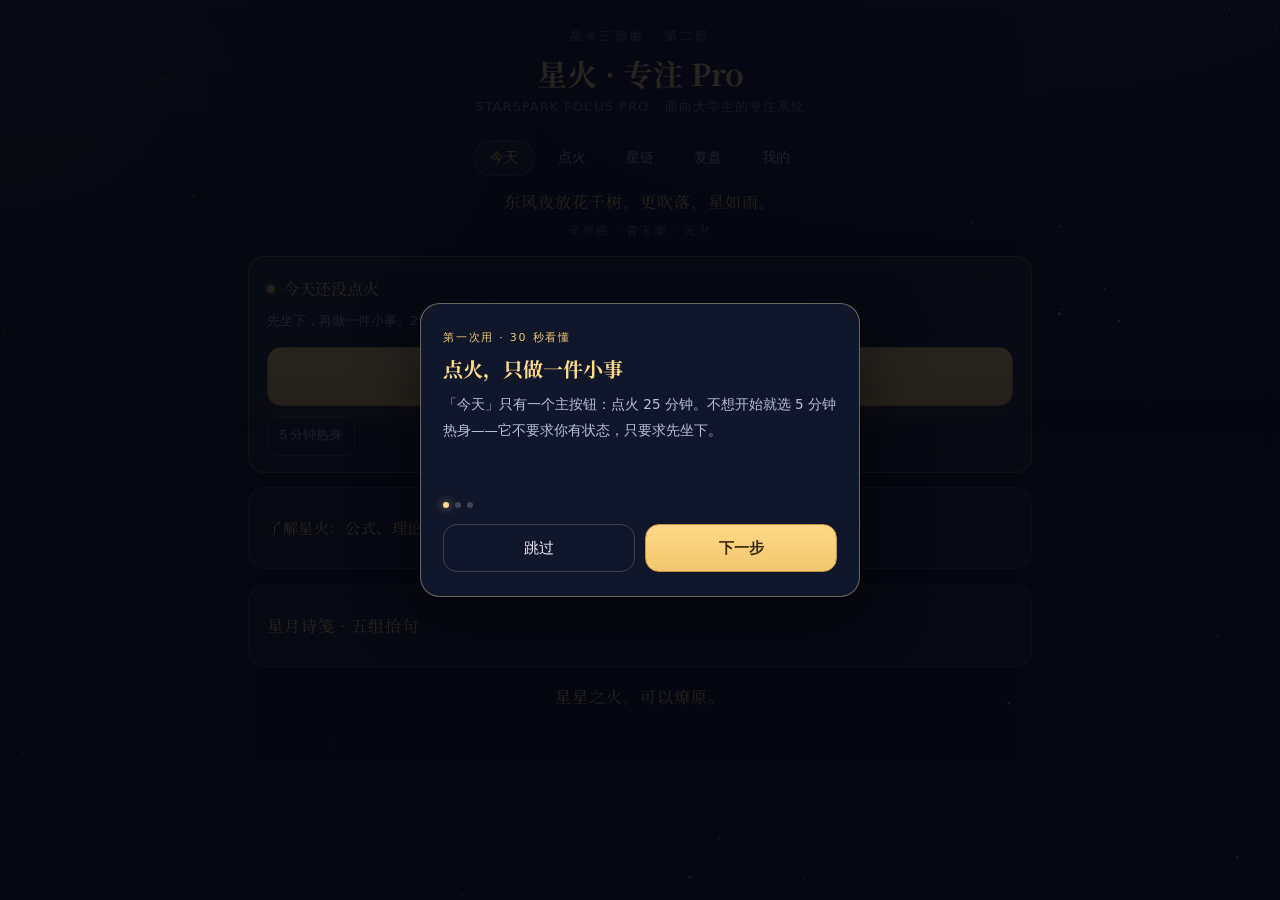
<file: projects/focus-app/index.html>
<!DOCTYPE html>
<html lang="zh-CN">
<head>
<meta charset="UTF-8">
<meta name="viewport" content="width=device-width, initial-scale=1">
<meta name="theme-color" content="#0D1226">
<title>星火专注 Pro · 面向大学生的专注系统</title>
<link rel="icon" href="data:image/svg+xml,%3Csvg xmlns='http://www.w3.org/2000/svg' viewBox='0 0 32 32'%3E%3Crect width='32' height='32' rx='8' fill='%230E1428'/%3E%3Cpath d='M18 4l-9 13h7l-2 11 10-14h-7z' fill='%23F2C66D'/%3E%3C/svg%3E">
<link rel="manifest" href="manifest.webmanifest">
<style>
@font-face{font-family:'Noto Serif SC';font-style:normal;font-weight:400;font-display:swap;src:url(assets/font-400.woff2) format('woff2');}
@font-face{font-family:'Noto Serif SC';font-style:normal;font-weight:700;font-display:swap;src:url(assets/font-700.woff2) format('woff2');}
:root{
  --bg:#0D1226; --bg2:#0A0E20; --panel:#131A33; --panel2:#17203D;
  --line:rgba(255,255,255,.18); --line2:rgba(255,255,255,.09);
  --ink:#ECEAF4; --ink2:#B7BDDA; --ink3:#828AAF;
  --gold:#F2C66D; --gold-hi:#FFD98A; --gold-deep:#C9943F;
  --blue:#82A6FF; --blue-soft:#5E7BC4;
  --ember:#E8915B; --ember-soft:#C46A40;
  --paper:rgba(255,255,255,.07);
  --redbrown:#C9784F;
  --serif:"Noto Serif SC","Songti SC","STSong",serif;
  --sans:"Noto Sans SC","PingFang SC","Microsoft YaHei",system-ui,sans-serif;
  --mono:ui-monospace,"SFMono-Regular",Consolas,"Courier New",monospace;
}
*{box-sizing:border-box;margin:0;padding:0}
html{scroll-behavior:smooth}
body{
  font-family:var(--sans);color:var(--ink);line-height:1.75;min-height:100vh;
  background:
    radial-gradient(1200px 600px at 80% -10%, rgba(130,166,255,.10), transparent 60%),
    radial-gradient(1000px 700px at 0% 10%, rgba(242,198,109,.07), transparent 55%),
    linear-gradient(180deg,#0D1226 0%, #0A0E20 45%, #0B1024 100%);
  background-attachment:fixed;
  padding-bottom:76px;
}
.stars{position:fixed;inset:0;z-index:0;pointer-events:none}
.wrap{position:relative;z-index:1;max-width:760px;margin:0 auto;padding:0 18px}
a{color:var(--blue);text-decoration:none}
h1,h2,h3,h4{font-family:var(--serif);line-height:1.35}
.serif{font-family:var(--serif)}

/* 顶部标题栏 */
.topbar{padding:26px 0 8px;text-align:center}
.topbar .kicker{font-size:12px;letter-spacing:3px;color:var(--ink3);text-transform:uppercase}
.topbar h1{font-size:30px;font-weight:900;color:var(--gold-hi);margin:6px 0 2px}
.topbar .sub{font-size:13px;color:var(--ink3);letter-spacing:1px}

/* 桌面顶部导航 */
.topnav{display:none;justify-content:center;gap:6px;margin:14px 0 4px;flex-wrap:wrap}
.topnav button{background:transparent;border:1px solid transparent;color:var(--ink2);font-family:var(--sans);
  font-size:14px;padding:8px 16px;border-radius:999px;cursor:pointer;transition:.2s}
.topnav button:hover{color:var(--ink);background:var(--paper)}
.topnav button.on{color:var(--gold-hi);border-color:var(--line);background:var(--paper)}

/* 视图切换 */
.view{display:none;animation:fade .3s ease}
.view.on{display:block}
@keyframes fade{from{opacity:0;transform:translateY(6px)}to{opacity:1;transform:none}}

/* 卡片 */
.card{background:var(--paper);border:1.5px solid var(--line);border-radius:16px;padding:18px 18px;margin:14px 0}
.card h3{font-size:17px;color:var(--gold-hi);margin-bottom:8px}
.card h4{font-size:15px;color:var(--ink);margin:10px 0 4px}
.muted{color:var(--ink3);font-size:13px}
.lead{color:var(--ink2);font-size:14.5px}
.gold{color:var(--gold-hi)} .blue{color:var(--blue)} .ember{color:var(--ember)}
.poem{font-family:var(--serif);color:var(--gold);font-size:16px;text-align:center;line-height:2;margin:10px 0;letter-spacing:1px}
.poem .small{display:block;font-size:12px;color:var(--ink3);letter-spacing:2px}

/* 公式 */
.formula{background:linear-gradient(180deg,rgba(242,198,109,.09),rgba(242,198,109,.03));
  border:1.5px solid rgba(242,198,109,.28);border-radius:16px;padding:18px 16px;margin:14px 0;text-align:center}
.formula .eq{font-family:var(--serif);font-size:24px;color:var(--gold-hi);letter-spacing:1px}
.formula .leg{font-size:12.5px;color:var(--ink2);margin-top:10px;text-align:left;line-height:1.9}
.formula .leg b{color:var(--gold-hi)}

/* 列表 */
.dot{list-style:none;margin:6px 0}
.dot li{position:relative;padding-left:20px;margin:7px 0;color:var(--ink2);font-size:14px}
.dot li::before{content:"";position:absolute;left:2px;top:11px;width:6px;height:6px;border-radius:50%;background:var(--gold)}
.num{counter-reset:n;list-style:none}
.num li{counter-increment:n;position:relative;padding-left:30px;margin:10px 0;color:var(--ink2);font-size:14px}
.num li::before{content:counter(n);position:absolute;left:0;top:1px;width:21px;height:21px;border-radius:50%;
  background:rgba(242,198,109,.16);border:1px solid rgba(242,198,109,.4);color:var(--gold-hi);
  font-size:12px;display:flex;align-items:center;justify-content:center;font-family:var(--mono)}

/* 理论引用 */
.cite{list-style:none;margin:6px 0}
.cite li{position:relative;padding-left:18px;margin:9px 0;color:var(--ink2);font-size:13.5px;line-height:1.7}
.cite li::before{content:"";position:absolute;left:2px;top:10px;width:6px;height:6px;border-radius:50%;background:var(--blue)}
.cite li b{color:var(--ink)}

/* 介绍文章 */
.essay p{color:var(--ink2);font-size:14px;margin:6px 0}
.essay p b{color:var(--gold-hi)}
.essay .pt{color:var(--gold);font-size:15px;margin:16px 0 2px;font-family:var(--serif)}

/* 按钮 */
.btn{display:inline-flex;align-items:center;justify-content:center;gap:8px;border:1.5px solid var(--line);
  background:var(--paper);color:var(--ink);font-family:var(--sans);font-size:15px;padding:13px 20px;
  border-radius:14px;cursor:pointer;transition:.18s;min-height:48px;width:100%}
.btn:hover{background:rgba(255,255,255,.1)}
.btn:active{transform:scale(.98)}
.btn.primary{background:linear-gradient(180deg,var(--gold-hi),var(--gold));border-color:var(--gold-deep);color:#3A2A0E;font-weight:700}
.btn.ghost{background:transparent}
.btn.danger{border-color:rgba(232,145,91,.5);color:var(--ember)}
.btn:disabled{opacity:.45;cursor:not-allowed}
.btnrow{display:grid;grid-template-columns:1fr 1fr;gap:10px;margin:12px 0}
.btnrow.three{grid-template-columns:1fr 1fr 1fr}

/* 时长选择 */
.seg{display:grid;grid-template-columns:repeat(4,1fr);gap:8px;margin:10px 0}
.seg button{background:var(--paper);border:1.5px solid var(--line);color:var(--ink2);border-radius:12px;
  padding:11px 4px;font-size:14px;cursor:pointer;min-height:46px;font-family:var(--sans)}
.seg button.on{border-color:var(--gold);color:var(--gold-hi);background:rgba(242,198,109,.12)}
.protocol-tabs{grid-template-columns:repeat(3,1fr)}
.protocol-panel{display:none}.protocol-panel.on{display:block;animation:fade .22s ease}
.protocol-note{color:var(--ink3);font-size:12.5px;line-height:1.8;margin:8px 0 0}
.protocol-badge{display:inline-flex;align-items:center;min-height:28px;padding:3px 9px;border-radius:999px;
  border:1px solid rgba(130,166,255,.38);color:var(--blue);font-size:11.5px;margin-bottom:8px}
.precedent-list{display:grid;gap:8px;margin:10px 0}
.precedent{display:flex;align-items:center;justify-content:space-between;gap:12px;padding:10px 12px;
  border:1px solid var(--line2);border-radius:10px;background:rgba(255,255,255,.03)}
.precedent .p-main{min-width:0}.precedent b{display:block;color:var(--ink);font-size:13.5px}
.precedent .p-meta{color:var(--ink3);font-size:11.5px;line-height:1.6}
.precedent button{min-width:44px;min-height:44px;border:1px solid var(--line2);border-radius:10px;
  background:transparent;color:var(--ink3);cursor:pointer}
.recon-duration{display:grid;grid-template-columns:repeat(4,1fr);gap:8px;margin:10px 0}
.recon-duration button{min-height:46px;border-radius:12px;border:1.5px solid var(--line);background:var(--paper);
  color:var(--ink2);font-size:14px;cursor:pointer}
.recon-duration button:hover{border-color:var(--gold);color:var(--gold-hi)}
.pause-opts{display:grid;grid-template-columns:repeat(2,1fr);gap:8px}
.pause-opts button{min-height:48px;border-radius:12px;border:1.5px solid var(--line);background:var(--paper);
  color:var(--ink2);font-size:13px;cursor:pointer}
.pause-opts button:hover{border-color:var(--gold);color:var(--gold-hi)}
/* ===== v1.3.2 暂停不再每次问 ===== */
.pause-remember{display:flex;align-items:flex-start;gap:9px;margin-top:14px;padding-top:12px;
  border-top:1px solid var(--line2);font-size:12.5px;color:var(--ink2);line-height:1.7;cursor:pointer}
.pause-remember input{width:18px;height:18px;flex:0 0 auto;margin-top:2px;accent-color:#f2c66d;cursor:pointer}
.pause-remember .pr-note{display:block;color:var(--ink3);font-size:11.5px;margin-top:2px}
/* 暂停态旁的「改」——一键暂停之后唯一的回头路，热区按触控标准给足 */
.pause-edit{min-height:28px;padding:2px 10px;margin-left:6px;border-radius:999px;
  border:1px solid var(--line);background:transparent;color:var(--gold-hi);
  font-size:11.5px;font-family:var(--sans);cursor:pointer;vertical-align:middle}
.pause-edit:hover{border-color:rgba(242,198,109,.55);background:rgba(242,198,109,.08)}
.protocol-source{font-size:12px;color:var(--ink3);line-height:1.8;margin-top:10px}
.protocol-source a{color:var(--blue)}
.ambient-box{border-top:1px solid var(--line2);margin-top:14px;padding-top:13px}
.ambient-head{display:flex;align-items:center;justify-content:space-between;gap:12px}
.ambient-head h4{margin:0}.ambient-toggle{min-height:40px;border:1.5px solid var(--line);border-radius:999px;
  padding:7px 14px;background:var(--paper);color:var(--ink3);font:13px var(--sans);cursor:pointer}
.ambient-toggle.on{border-color:rgba(242,198,109,.55);background:rgba(242,198,109,.12);color:var(--gold-hi)}
.ambient-types{grid-template-columns:repeat(3,1fr);margin-top:10px}
.ambient-types button{min-height:42px}
.ambient-controls.off{opacity:.48;pointer-events:none}
.ambient-volume{display:grid;grid-template-columns:1fr 44px;align-items:center;gap:10px;margin-top:2px}
.ambient-volume input{width:100%;accent-color:var(--gold)}
.ambient-volume span{text-align:right;color:var(--gold-hi);font:12px var(--mono)}
.ambient-running{display:flex;align-items:center;justify-content:center;gap:8px;margin-top:10px;color:var(--ink3);font-size:12px}
.ambient-running button{border:1px solid var(--line);background:transparent;color:var(--ink2);border-radius:999px;
  min-height:40px;padding:7px 14px;cursor:pointer}
.review-tabs{grid-template-columns:1fr 1fr 1fr;margin-bottom:12px}
.review-panel{display:none}.review-panel.on{display:block;animation:fade .22s ease}
.policy-toolbar{display:flex;align-items:center;justify-content:space-between;gap:12px;flex-wrap:wrap}
.policy-toolbar-actions{display:flex;gap:8px;flex-wrap:wrap}
.policy-toolbar-actions button{min-height:44px}
.policy-summary{display:grid;grid-template-columns:repeat(3,1fr);gap:8px;margin:14px 0 4px}
.policy-summary .p-sum{border:1px solid var(--line2);border-radius:10px;padding:10px;text-align:center}
.policy-summary b{display:block;color:var(--gold-hi);font:700 22px var(--serif)}
.policy-summary span{color:var(--ink3);font-size:11px}
.policy-tree{margin-top:14px;padding-left:12px}
.policy-branch{position:relative;margin:0 0 9px 0;padding-left:17px}
.policy-branch::before{content:"";position:absolute;left:4px;top:0;bottom:0;width:1px;background:rgba(242,198,109,.2)}
.policy-branch::after{content:"";position:absolute;left:4px;top:22px;width:13px;height:1px;background:rgba(242,198,109,.2)}
.policy-node{position:relative;background:rgba(255,255,255,.035);border:1px solid var(--line2);border-radius:12px;margin-bottom:9px}
.policy-node[data-status="lit"]{border-color:rgba(242,198,109,.38);box-shadow:inset 3px 0 0 rgba(242,198,109,.65)}
.policy-node[data-status="frozen"]{border-color:rgba(130,166,255,.38);box-shadow:inset 3px 0 0 rgba(130,166,255,.65)}
.policy-node[data-status="extinguished"]{opacity:.6;box-shadow:inset 3px 0 0 rgba(232,145,91,.45)}
.policy-node summary{list-style:none;cursor:pointer;padding:12px 13px;display:flex;align-items:flex-start;justify-content:space-between;gap:10px}
.policy-node summary::-webkit-details-marker{display:none}
.policy-title{min-width:0}.policy-title b{display:block;color:var(--ink);font-size:14px}
.policy-title small{display:block;color:var(--ink3);font-size:11.5px;line-height:1.65;margin-top:3px}
.policy-status{flex:0 0 auto;border-radius:999px;padding:3px 8px;font-size:10.5px;border:1px solid var(--line2);color:var(--ink3)}
.policy-node[data-status="lit"] .policy-status{color:var(--gold-hi);border-color:rgba(242,198,109,.38)}
.policy-node[data-status="frozen"] .policy-status{color:var(--blue);border-color:rgba(130,166,255,.4)}
.policy-body{padding:0 13px 13px;border-top:1px solid var(--line2)}
.policy-rule{color:var(--ink2);font-size:13px;line-height:1.85;margin:10px 0}
.policy-meta{display:flex;gap:10px;flex-wrap:wrap;color:var(--ink3);font-size:11px;margin-bottom:9px}
.steady{font-weight:700;padding:1px 8px;border-radius:99px;line-height:1.6}
.steady-e0{color:var(--ink3);background:rgba(255,255,255,.06);border:1px solid var(--line)}
.steady-e1{color:var(--blue);background:rgba(130,166,255,.12);border:1px solid rgba(130,166,255,.35)}
.steady-e2{color:var(--gold-hi);background:rgba(242,198,109,.12);border:1px solid rgba(242,198,109,.4)}
.policy-meter{height:4px;background:rgba(255,255,255,.08);border-radius:99px;overflow:hidden;margin:7px 0 11px}
.policy-meter i{display:block;height:100%;background:linear-gradient(90deg,var(--gold-deep),var(--gold-hi));border-radius:99px}
.policy-actions{display:grid;grid-template-columns:repeat(3,1fr);gap:7px}
.policy-actions button{min-height:42px;border-radius:10px;border:1px solid var(--line);background:var(--paper);color:var(--ink2);font-size:12.5px;cursor:pointer}
.policy-actions button.done{color:var(--gold-hi);border-color:rgba(242,198,109,.38)}
.policy-actions button.miss{color:var(--ember);border-color:rgba(232,145,91,.38)}
.policy-actions button:disabled{opacity:.5;cursor:default}
.policy-empty{padding:18px 4px 4px;text-align:center}.policy-empty h4{color:var(--gold-hi);margin-bottom:6px}
.policy-freezes{display:grid;gap:8px;margin-top:12px}
.freeze-item{border:1px solid rgba(130,166,255,.35);background:rgba(130,166,255,.08);border-radius:11px;padding:11px 12px}
.freeze-item b{color:var(--blue);font-size:13px}.freeze-item p{color:var(--ink3);font-size:12px;margin:4px 0 9px}
.freeze-actions{display:flex;gap:8px;flex-wrap:wrap}.freeze-actions button{min-height:40px}
.policy-history{margin-top:16px;border-top:1px solid var(--line2);padding-top:12px}
.policy-history summary{color:var(--ink3);cursor:pointer;font-size:12.5px}
.policy-history-list{display:grid;gap:6px;margin-top:9px}
.history-policy{font-size:12px;color:var(--ink3);line-height:1.7}
.history-policy .recycle-actions{float:right;display:inline-flex;gap:6px;margin-left:8px}
.history-policy .recycle-actions button{font-size:11px;padding:3px 8px;border-radius:6px;border:1px solid var(--line);background:var(--paper);color:var(--ink2);cursor:pointer}
.history-policy .recycle-actions button.danger{color:#d9897a;border-color:rgba(216,137,122,.35)}
.policy-form-grid{display:grid;gap:10px}.policy-form-grid label{font-size:12px;color:var(--ink3)}
.policy-form-grid select{width:100%;background:rgba(255,255,255,.05);border:1.5px solid var(--line);border-radius:10px;
  color:var(--ink);padding:10px 12px;font:14px var(--sans);margin-top:5px}
.input{width:100%;background:rgba(255,255,255,.05);border:1.5px solid var(--line);border-radius:12px;
  color:var(--ink);padding:12px 14px;font-size:16px;font-family:var(--sans);margin:8px 0}
.input::placeholder{color:var(--ink3)}
textarea.input{resize:vertical;min-height:72px;line-height:1.7;font-family:var(--sans)}

/* 计时环 */
.timer-wrap{display:flex;flex-direction:column;align-items:center;margin:8px 0}
.ring{position:relative;width:260px;height:260px}
.ring svg{transform:rotate(-90deg)}
.ring .track{fill:none;stroke:rgba(255,255,255,.08);stroke-width:12}
.ring .prog{fill:none;stroke:url(#grad);stroke-width:12;stroke-linecap:round;transition:stroke-dashoffset .6s linear}
.ring .center{position:absolute;inset:0;display:flex;flex-direction:column;align-items:center;justify-content:center}
.ring .time{font-family:var(--mono);font-size:46px;font-weight:500;color:var(--gold-hi);letter-spacing:1px}
.ring .task{font-size:13px;color:var(--ink3);max-width:180px;text-align:center;overflow:hidden;text-overflow:ellipsis;white-space:nowrap}
.ring .state{font-size:12px;color:var(--ink3);letter-spacing:2px;margin-top:2px}

/* 星链统计 */
.stats{display:grid;grid-template-columns:1fr 1fr;gap:10px;margin:12px 0}
.stat{background:var(--paper);border:1.5px solid var(--line);border-radius:14px;padding:14px;text-align:center}
.stat .n{font-family:var(--serif);font-size:30px;font-weight:700;color:var(--gold-hi);line-height:1.2}
.stat .l{font-size:12px;color:var(--ink3);letter-spacing:1px}
.stat.blue .n{color:var(--blue)}
.blocks{display:flex;flex-wrap:wrap;gap:8px;margin:10px 0}
.star{width:38px;height:38px;border-radius:10px;display:flex;align-items:center;justify-content:center;
  background:rgba(242,198,109,.12);border:1px solid rgba(242,198,109,.35);font-size:11px;color:var(--gold-hi);font-family:var(--mono)}
.star.broken{background:rgba(232,145,91,.1);border-color:rgba(232,145,91,.35);color:var(--ember)}

/* v1.3.0：删除「星链网络」的 22 行死样式（.chain-net-svg/.chain-node/.chain-star/
   .chain-track/.chain-flow/.chain-halo/.chain-core/.chain-history/.chain-overflow
   及 laserMove / satPulse / starBreath / latestStar 四个关键帧）。
   那张图在 v0.9.0 就被星链长卷取代，样式与 #starGlow 滤镜都成了孤儿。 */
.guide-lead{color:var(--ink2);font-size:14px;margin-bottom:10px}
.guide-more{margin-top:8px;border-top:1px solid var(--line2);padding-top:4px}
.guide-more summary{cursor:pointer;list-style:none;min-height:44px;display:flex;align-items:center;
  font-size:13.5px;color:var(--gold-hi);letter-spacing:.02em}
.guide-more summary::-webkit-details-marker{display:none}
.guide-more summary::after{content:"▾";margin-left:8px;font-size:11px;color:var(--ink3)}
.guide-more[open] summary::after{content:"▴"}
.guide-more ol{margin-top:2px}
.guide-note{border-top:1px solid var(--line2);margin-top:13px;padding-top:11px;color:var(--ink3);font-size:12.5px;line-height:1.8}
.chain-tabs{grid-template-columns:repeat(3,1fr);margin:14px 0 8px}
.chain-panel{display:none}.chain-panel.on{display:block;animation:fade .25s ease}
/* v1.3.0：星图改为「月历模式」—— 从 90 天平铺改为可翻月的日历 */
.cal{margin:14px 0 8px}
.cal-head{display:flex;align-items:center;gap:8px;margin-bottom:10px}
.cal-nav{width:36px;height:36px;flex:none;border-radius:10px;border:1px solid var(--line2);
  background:rgba(255,255,255,.04);color:var(--ink2);font-size:19px;line-height:1;cursor:pointer;
  display:flex;align-items:center;justify-content:center;transition:border-color .15s,color .15s}
.cal-nav:hover:not(:disabled){border-color:var(--line);color:var(--gold-hi)}
.cal-nav:disabled{opacity:.28;cursor:default}
.cal-title{flex:1;text-align:center;min-width:0}
.cal-title b{display:block;font-family:var(--serif);font-size:15.5px;color:var(--gold-hi);letter-spacing:.05em;font-weight:700}
.cal-title span{display:block;font-size:11px;color:var(--ink3);letter-spacing:.06em;margin-top:2px}
.cal-week{display:grid;grid-template-columns:repeat(7,minmax(0,1fr));gap:6px;margin-bottom:5px}
.cal-week span{text-align:center;font-size:10.5px;color:var(--ink3);letter-spacing:.08em}
.star-map{display:grid;grid-template-columns:repeat(7,minmax(0,1fr));gap:6px;margin:0}
.map-day{aspect-ratio:1;background:rgba(255,255,255,.04);border:1px solid var(--line2);border-radius:7px;color:var(--ink3);font:11px var(--mono);cursor:pointer;min-width:0}
.map-day:hover,.map-day:focus{border-color:var(--line);outline:none}
.map-day.blank{visibility:hidden;pointer-events:none}
.map-day.today{outline:1.5px solid var(--gold);outline-offset:1px}
.map-day.broken-day{background:rgba(232,145,91,.18);border-color:rgba(232,145,91,.5);color:#E8915B}
.map-day.has-star{background:rgba(242,198,109,.30);border-color:rgba(255,217,138,.75);color:var(--gold-hi);box-shadow:0 0 8px rgba(242,198,109,.20)}
.map-day.cluster{background:rgba(242,198,109,.48);border-color:rgba(255,217,138,.9);box-shadow:0 0 14px rgba(242,198,109,.45)}
.map-day.white-star{background:rgba(130,166,255,.30);border-color:rgba(150,180,255,.75);color:#BBD0FF;box-shadow:0 0 8px rgba(130,166,255,.22)}
.map-key{display:flex;gap:13px;flex-wrap:wrap;color:var(--ink3);font-size:12px}
.map-key i{display:inline-block;width:9px;height:9px;border-radius:3px;margin-right:5px;vertical-align:middle;background:rgba(255,255,255,.08);border:1px solid var(--line2)}
.map-key .k-gold{background:rgba(242,198,109,.34);border-color:rgba(242,198,109,.5)}.map-key .k-blue{background:rgba(130,166,255,.24);border-color:rgba(130,166,255,.5)}
.day-detail{border-top:1px solid var(--line2);margin-top:14px;padding-top:12px}.day-detail h4{color:var(--gold-hi);font-size:14px;margin-bottom:4px}.day-row{padding:8px 0;border-bottom:1px solid var(--line2);font-size:13px;color:var(--ink2)}.day-row:last-child{border-bottom:0}.day-row b{color:var(--ink)}
.stat-grid{display:grid;grid-template-columns:repeat(2,1fr);gap:10px;margin:12px 0}.stat-grid .stat{margin:0}.stat-grid .wide{grid-column:span 2;text-align:left}.stat-grid .wide .n{font-size:20px;overflow-wrap:anywhere}.stats-note{font-size:12.5px;color:var(--ink3);margin-top:8px}
.file-input{position:absolute;width:1px;height:1px;opacity:0;pointer-events:none}
.file-label{display:inline-flex;align-items:center;justify-content:center;min-height:48px;width:100%;padding:13px 20px;border:1.5px solid var(--line);border-radius:14px;background:var(--paper);color:var(--ink);font-size:15px;cursor:pointer}
.file-label:hover{background:rgba(255,255,255,.1)}

/* 弹窗（判例） */
.modal-mask{position:fixed;inset:0;background:rgba(5,8,20,.7);backdrop-filter:blur(3px);z-index:50;
  display:none;align-items:center;justify-content:center;padding:22px}
.modal-mask.on{display:flex}
.modal{background:var(--panel);border:1.5px solid var(--line);border-radius:18px;padding:22px;max-width:420px;width:100%;max-height:88vh;overflow-y:auto}
.modal h3{font-size:18px;color:var(--gold-hi);margin-bottom:6px}
.modal p{font-size:13.5px;color:var(--ink2);margin:8px 0}
.chip-list{display:flex;flex-wrap:wrap;gap:8px;margin:10px 0}
.chip{background:var(--paper);border:1.5px solid var(--line);color:var(--ink2);border-radius:999px;
  padding:8px 14px;font-size:13px;cursor:pointer;min-height:38px}
.chip.on{border-color:var(--gold);color:var(--gold-hi);background:rgba(242,198,109,.12)}

/* ===== 点火仪式 v0.8.0：火种 · 星链 · 烟花 ===== */
.ignite-mask{position:fixed;inset:0;z-index:60;display:none;align-items:center;justify-content:center;overflow:hidden;
  background:radial-gradient(circle at 50% 72%,rgba(48,24,12,.96) 0%,rgba(8,12,24,.985) 58%,#04060f 100%)}
.ignite-mask.on{display:flex}
.ig-stage{position:relative;width:min(88vw,360px);height:470px;display:grid;place-items:center}
.ig-spark{position:absolute;bottom:150px;left:50%;width:7px;height:7px;margin-left:-3.5px;border-radius:50%;
  background:#fff6d8;box-shadow:0 0 12px 4px rgba(255,214,120,.75);opacity:0;transform:translateY(90px)}
.ig-spark::after{content:"";position:absolute;left:50%;bottom:6px;width:2px;height:82px;margin-left:-1px;
  background:linear-gradient(180deg,rgba(255,214,120,0),rgba(255,214,120,.72))}
.ig-glow{position:absolute;bottom:100px;left:50%;width:300px;height:300px;margin-left:-150px;border-radius:50%;opacity:0;
  background:radial-gradient(circle,rgba(242,150,70,.3),rgba(242,150,70,.07) 45%,transparent 70%)}
.ig-flame{position:absolute;bottom:132px;left:50%;width:120px;height:172px;margin-left:-60px;opacity:0;transform:scale(.22);
  transform-origin:50% 100%;filter:drop-shadow(0 0 24px rgba(242,150,70,.42))}
.ig-chain{position:absolute;inset:0;width:100%;height:100%;overflow:visible}
.ig-chain path{fill:none;stroke:rgba(255,230,173,.8);stroke-width:1.2;stroke-dasharray:1;stroke-dashoffset:1;
  filter:drop-shadow(0 0 5px rgba(255,230,173,.75))}
.ig-chain circle{fill:#ffe6ad;opacity:0;transform-box:fill-box;transform-origin:center}
.ig-chain .newstar{fill:#fff8dc}
.ig-chain .newring{fill:none;stroke:rgba(255,230,173,.9);stroke-width:1.2;opacity:0;transform-box:fill-box;transform-origin:center}
.ig-fw{position:absolute;inset:0;pointer-events:none}
.ig-fw .p{position:absolute;width:4px;height:4px;border-radius:50%;opacity:0;
  background:var(--fw,#ffe6ad);box-shadow:0 0 8px var(--fw,#ffe6ad);animation:igFw .95s cubic-bezier(.12,.7,.3,1) forwards}
@keyframes igFw{0%{opacity:1;transform:translate(0,0) scale(1.15)}65%{opacity:.85}100%{opacity:0;transform:translate(var(--dx),var(--dy)) scale(.18)}}
.ig-sound{position:absolute;top:calc(16px + env(safe-area-inset-top));right:16px;z-index:2;
  background:rgba(13,18,38,.72);border:1px solid var(--line);color:var(--ink2);border-radius:999px;
  padding:9px 14px;font-size:12px;font-family:var(--sans);cursor:pointer;min-height:40px;letter-spacing:.04em}
.ig-sound.on{color:var(--gold-hi);border-color:rgba(242,198,109,.55)}
.ig-skip{position:absolute;bottom:calc(20px + env(safe-area-inset-bottom));left:0;right:0;text-align:center;
  font-size:11.5px;color:var(--ink3);letter-spacing:.08em}
.ig-spark.on{animation:igRise .5s cubic-bezier(.2,.7,.3,1) forwards}
.ig-flame.on{animation:igFlame .62s cubic-bezier(.16,.84,.36,1) forwards}
.ig-glow.on{animation:igGlow .8s ease-out forwards}
.ig-flame.on path:nth-child(1){animation:igWob1 .9s .1s ease-in-out infinite alternate}
.ig-flame.on path:nth-child(2){animation:igWob2 .7s .05s ease-in-out infinite alternate}
.ig-flame.on path:nth-child(3){animation:igWob1 .55s ease-in-out infinite alternate}
.ig-chain.on path{animation:igDraw .45s ease-out forwards}
.ig-chain.on circle{animation:igPop .3s ease-out forwards}
.ig-chain.on .newstar{animation:igPopBig .42s ease-out forwards}
.ig-chain.on .newring{animation:igRing .8s ease-out forwards}
.ig-stage.dim .ig-flame,.ig-stage.dim .ig-glow{animation:igFade .45s ease forwards}
.ig-stage.dim .ig-chain{animation:igFade .5s ease forwards}
@keyframes igRise{0%{opacity:0;transform:translateY(90px)}35%{opacity:1}100%{opacity:0;transform:translateY(-26px)}}
@keyframes igFlame{0%{opacity:0;transform:scale(.22)}65%{opacity:1;transform:scale(1.03)}100%{opacity:1;transform:scale(1)}}
@keyframes igWob1{from{transform:scaleY(.94) scaleX(1.01)}to{transform:scaleY(1.06) scaleX(.98)}}
@keyframes igWob2{from{transform:scaleY(1.02) scaleX(.99)}to{transform:scaleY(.93) scaleX(1.02)}}
@keyframes igGlow{0%{opacity:0;transform:scale(.6)}100%{opacity:1;transform:scale(1)}}
@keyframes igDraw{to{stroke-dashoffset:0}}
@keyframes igPop{0%{opacity:0;transform:scale(.2)}100%{opacity:1;transform:scale(1)}}
@keyframes igPopBig{0%{opacity:0;transform:scale(.2)}100%{opacity:1;transform:scale(1.35)}}
@keyframes igRing{0%{opacity:.95;transform:scale(.4)}100%{opacity:0;transform:scale(3.2)}}
@keyframes igFade{to{opacity:0}}
@keyframes tinyRise{0%{opacity:0;transform:translateY(0) scale(.3)}30%{opacity:1;transform:translateY(-160px) scale(1)}100%{opacity:0;transform:translateY(-360px) scale(.15)}}
/* 专注中显示的一句星语 */
.session-poem{margin:16px auto 2px;max-width:560px;text-align:center;font-family:var(--serif);font-size:13px;
  line-height:1.9;color:var(--gold-hi);opacity:0;transition:opacity .9s ease;letter-spacing:.02em}
.session-poem.on{opacity:.92}
.session-poem .poem-from{display:block;font-family:var(--sans);font-size:11px;color:var(--ink3);margin-top:2px;letter-spacing:.06em}

/* ===== v0.9.0：今天状态卡 / 折叠关于 / 星链长卷 / 怎么用 ===== */
.today-card{padding:18px 18px 16px;border-color:rgba(246,220,155,.35)}
.tc-top{display:flex;align-items:center;gap:8px;font-family:var(--serif);font-size:16px;color:var(--gold-hi)}
.tc-dot{width:8px;height:8px;border-radius:50%;background:var(--gold);box-shadow:0 0 10px rgba(246,220,155,.8)}
.tc-dot.warm{background:#f0a25a;box-shadow:0 0 10px rgba(240,162,90,.85)}
.tc-dot.cool{background:#9fc6ff;box-shadow:0 0 10px rgba(159,198,255,.8)}
.tc-hint{margin:6px 0 14px;font-size:13px;line-height:1.8;color:var(--ink2)}
.tc-links{display:flex;gap:8px;flex-wrap:wrap;margin-top:10px}
.tc-links button{background:transparent;border:1px solid var(--line);color:var(--ink2);border-radius:10px;
  padding:8px 12px;font-size:12.5px;cursor:pointer;min-height:40px}
.about-fold>summary{cursor:pointer;font-family:var(--serif);font-size:15px;color:var(--gold-hi);
  min-height:44px;display:flex;align-items:center;letter-spacing:.04em;list-style:none}
.about-fold>summary::-webkit-details-marker{display:none}
.about-fold>summary::after{content:"▾";margin-left:8px;font-size:11px;color:var(--ink3)}
.about-fold[open]>summary::after{content:"▴"}
.about-fold[open]>summary{margin-bottom:10px;border-bottom:1px solid var(--line2);padding-bottom:8px}
.chain-scroll{overflow-x:auto;overflow-y:hidden;-webkit-overflow-scrolling:touch;padding-bottom:4px}
.chain-scroll svg{display:block}
.guide-steps{display:grid;gap:12px;margin-top:6px}
.guide-step{display:grid;grid-template-columns:44px 1fr;gap:12px;align-items:start}
.guide-step svg{width:40px;height:40px}
.guide-step b{font-family:var(--serif);color:var(--gold-hi);font-size:14px}
.guide-step p{margin:3px 0 0;font-size:12.5px;line-height:1.8}
#fxCanvas{position:fixed;inset:0;z-index:58;pointer-events:none;display:none}
/* 备份中心 */
.snap-head{margin-top:14px;font-family:var(--serif);font-size:14px;color:var(--gold-hi)}
.snap-head .muted{font-size:11.5px;margin-left:6px;font-family:var(--sans)}
.snap-list{margin-top:8px;display:grid;gap:8px}
/* v1.3.0 自查修正：回收箱的「恢复」是不可逆操作入口，热区给足 40px。
   （快照那个「恢复」在 .snap-row button 里，已单独改过。） */
.policy-history-list button{min-height:40px;padding-left:14px;padding-right:14px}
.snap-row{display:grid;grid-template-columns:1fr auto;gap:8px;align-items:center;
  background:rgba(255,255,255,.04);border:1px solid var(--line2);border-radius:10px;padding:9px 12px}
.snap-row .s-main{font-size:12.5px;color:var(--ink2);line-height:1.7}
.snap-row .s-main b{color:var(--gold-hi);font-family:var(--sans);font-weight:600;margin-right:6px}
.snap-row button{background:transparent;border:1px solid var(--line);color:var(--ink2);border-radius:9px;
  padding:7px 12px;font-size:12px;cursor:pointer;min-height:40px}
.snap-row button:hover{color:var(--gold-hi);border-color:rgba(246,220,155,.5)}
/* 年度星图预览 */
.poster-overlay{position:fixed;inset:0;z-index:66;display:none;align-items:center;justify-content:center;
  background:rgba(4,6,15,.92);padding:16px;overflow:auto}
.poster-overlay.on{display:flex}
.poster-sheet{width:min(94vw,440px);display:flex;flex-direction:column;gap:10px;align-items:stretch}
.poster-sheet img{width:100%;border-radius:14px;border:1px solid rgba(246,220,155,.35);display:block}
.poster-btns{display:grid;grid-template-columns:1fr 1fr;gap:10px}
.poster-sheet .muted{text-align:center;font-size:11.5px;margin:0}
/* 新手引导 */
.onboard-mask{position:fixed;inset:0;z-index:65;display:none;align-items:center;justify-content:center;
  background:rgba(4,6,15,.86);padding:20px}
.onboard-mask.on{display:flex}
.onboard-card{width:min(92vw,440px);background:rgba(18,24,44,.98);border:1px solid rgba(246,220,155,.4);
  border-radius:20px;padding:24px 22px;box-shadow:0 20px 60px rgba(0,0,0,.5);
  transform:translateY(8px);opacity:0;transition:transform .35s cubic-bezier(.23,1,.32,1),opacity .3s ease}
.onboard-mask.on .onboard-card{transform:none;opacity:1}
.ob-kicker{font-family:var(--sans);font-size:11px;letter-spacing:.16em;color:var(--gold)}
.onboard-card h3{margin:8px 0 10px;font-family:var(--serif);font-size:20px;color:var(--gold-hi)}
.ob-text{margin:0;font-size:13.5px;line-height:1.9;color:var(--ink2);min-height:96px}
.ob-dots{display:flex;gap:6px;margin:14px 0 16px}
.ob-dots i{width:6px;height:6px;border-radius:50%;background:rgba(255,255,255,.2)}
.ob-dots i.on{background:var(--gold-hi);box-shadow:0 0 8px rgba(246,220,155,.7)}
.ob-btns{display:grid;grid-template-columns:1fr 1fr;gap:10px}
.mile-banner{position:fixed;left:50%;top:16%;transform:translate(-50%,-8px);z-index:59;opacity:0;
  background:rgba(20,26,50,.96);border:1.5px solid rgba(246,220,155,.5);border-radius:14px;padding:12px 20px;
  color:var(--gold-hi);font-size:13.5px;transition:opacity .3s ease,transform .3s ease}
.mile-banner.on{opacity:1;transform:translate(-50%,0)}
@media(prefers-reduced-motion: reduce){
  .chain-scroll .star,.chain-scroll .link{transition:none !important;animation:none !important}
}

/* 更新日志 */
.logver{font-size:18px;font-weight:700;color:var(--redbrown);margin:16px 0 4px;font-family:var(--sans)}
.logdate{font-size:12px;color:var(--ink3);margin-bottom:6px}
.loglist{list-style:none;margin:4px 0 8px}
.loglist li{position:relative;padding-left:18px;font-size:13.5px;color:var(--ink2);margin:5px 0}
.loglist li::before{content:"·";position:absolute;left:4px;color:var(--redbrown);font-weight:700}

/* 底部移动导航 */
.bottomnav{position:fixed;bottom:0;left:0;right:0;z-index:40;background:rgba(13,18,38,.92);
  backdrop-filter:blur(10px);border-top:1.5px solid var(--line);display:grid;grid-template-columns:repeat(5,1fr);padding:6px 4px calc(6px + env(safe-area-inset-bottom))}
.bottomnav button{background:transparent;border:none;color:var(--ink3);display:flex;flex-direction:column;
  align-items:center;gap:3px;font-size:10.5px;cursor:pointer;padding:4px;font-family:var(--sans)}
.bottomnav button svg{width:22px;height:22px}
.bottomnav button.on{color:var(--gold-hi)}

/* ===== 极简点火（默认，高级功能折叠）===== */
#advancedWrap{display:none}
#focusCard.advanced #advancedWrap{display:block}
#focusCard.advanced #simpleMain{display:none}
#simpleMain{margin-top:12px}
.btn-xl{padding:17px 20px;font-size:17px;min-height:56px;letter-spacing:.06em;
  box-shadow:0 8px 26px rgba(232,145,91,.25)}
.btn.linklike{background:transparent;border:0;color:var(--ink3);font-size:12.5px;min-height:38px;
  margin-top:6px;text-decoration:underline;text-underline-offset:3px}
.btn.linklike:hover{background:transparent;color:var(--gold-hi)}
#simpleCollapseBtn{margin-top:14px}

/* 备份提醒横幅 */
.backup-banner{margin:12px 0 4px;padding:12px 14px;border:1px dashed rgba(242,198,109,.42);
  border-radius:12px;background:rgba(242,198,109,.08)}
.backup-banner .bb-text{font-size:12.5px;line-height:1.7;color:var(--ink2);margin-bottom:10px}
.backup-banner .bb-btns{display:grid;grid-template-columns:1fr 1fr;gap:8px}
.backup-banner .btn{min-height:40px;padding:8px 12px;font-size:13px}
/* v1.2.3 数据未能保存：跨页常驻警告（保存成功后自动消失，不再是「只提示一次」） */
.save-warn{display:none;align-items:center;gap:10px;flex-wrap:wrap;
  margin:0 0 12px;padding:10px 14px;border-radius:12px;
  border:1.5px solid rgba(232,145,91,.55);background:rgba(232,145,91,.10);
  color:var(--ink);font-size:13px;line-height:1.6}
.save-warn.on{display:flex}
.save-warn b{color:#F0A86B;flex:none}
.save-warn span{flex:1 1 200px;min-width:0;color:var(--ink2)}
.save-warn .btn{flex:none;min-height:40px;padding:8px 14px;font-size:13px}
/* 收束产出：非模态补记卡片（不打断奖励时刻） */
.outcome-card{display:none;margin:10px 0 2px;padding:12px 14px;border:1px dashed rgba(242,198,109,.42);
  border-radius:12px;background:rgba(242,198,109,.07)}
.outcome-card.on{display:block}
.outcome-card .oc-head{font-size:12.5px;line-height:1.7;color:var(--ink2);margin-bottom:8px}
.outcome-card #outcomeInput{width:100%}
.outcome-card .oc-btns{display:grid;grid-template-columns:1fr 1fr;gap:8px;margin-top:8px}
.outcome-card .oc-btns .btn{min-height:40px;padding:8px 12px;font-size:13px}
.outcome-line{font-size:12px;color:var(--gold-hi);margin-top:3px;line-height:1.7}
/* v1.3.0：单颗星详情卡上的中性标签（准时入座 / 完成度） */
.detail-tags{display:flex;gap:6px;flex-wrap:wrap;margin-top:6px}
.detail-tags span{font-size:11px;letter-spacing:.06em;color:var(--ink2);
  border:1px solid var(--line2);border-radius:999px;padding:3px 9px}

/* 星月诗笺：今日星语 + 诗笺卡 */
.poem-of-day{margin:0 0 10px;font-family:var(--serif);font-size:13px;line-height:1.9;color:var(--gold-hi);
  opacity:.9;letter-spacing:.03em;text-align:center}
.poem-of-day .poem-from{display:block;font-size:11px;color:var(--ink3);letter-spacing:.06em;margin-top:2px}
.poem-book{margin-top:16px}
.poem-book summary{cursor:pointer;font-family:var(--serif);font-size:16px;color:var(--gold-hi);letter-spacing:.06em;
  min-height:44px;display:flex;align-items:center}
.poem-book[open] summary{margin-bottom:6px}
.poem-list{list-style:none;margin:6px 0 0}
.poem-list li{padding:9px 0;border-bottom:1px solid var(--line2);font-family:var(--serif);font-size:14px;line-height:1.85}
.poem-list li:last-child{border-bottom:0}
.poem-list .poem-from{display:block;font-family:var(--sans);font-size:11px;color:var(--ink3);margin-top:2px}
.poem-list .poem-group{border-bottom:1px solid var(--line2);padding:10px 0}
.poem-list .poem-group:last-child{border-bottom:0}
.poem-list .pg-name{font-family:var(--sans);font-size:11.5px;letter-spacing:.16em;color:var(--gold);margin-bottom:2px}
.poem-list .pg-items p{margin:7px 0;font-family:var(--serif);font-size:14px;line-height:1.85;color:var(--ink)}

/* 星火来信：信纸全屏阅读 */
.letter-overlay{position:fixed;inset:0;background:rgba(8,14,28,.94);z-index:60;
  display:flex;align-items:center;justify-content:center;
  opacity:0;pointer-events:none;transition:opacity .35s ease}
.letter-overlay.on{opacity:1;pointer-events:auto}
.letter-page{background:linear-gradient(180deg,rgba(18,24,48,.96) 0%,rgba(14,20,40,.96) 100%);
  border:1.5px solid rgba(242,198,109,.28);border-radius:18px;max-width:520px;width:92%;
  max-height:85vh;overflow-y:auto;padding:32px 28px 40px;text-align:center;position:relative}
/* v1.3.0 自查修正：关闭按钮原来只有 22px，手机上点不准。改成 44×44 的触控目标
   （视觉上仍是一个小 ×，但热区撑到标准尺寸）。 */
.letter-page .letter-close{position:absolute;top:6px;right:6px;
  display:flex;align-items:center;justify-content:center;
  width:44px;height:44px;padding:0;border-radius:12px;
  background:none;border:none;color:var(--ink3);font-size:22px;cursor:pointer;line-height:1}
.letter-page .letter-close:hover{color:var(--gold-hi);background:rgba(255,255,255,.05)}
.letter-page .letter-date{font-family:var(--sans);font-size:11px;color:var(--ink3);letter-spacing:.12em;
  margin-bottom:18px}
.letter-page .letter-salute{font-family:var(--serif);font-size:18px;color:var(--gold-hi);margin-bottom:22px}
.letter-page .letter-body{font-family:var(--serif);font-size:15px;line-height:2.1;color:var(--gold);
  text-align:left;padding:0 4px}
.letter-page .letter-body .letter-line{margin-bottom:12px}
/* ===== v1.3.2 寄给未来的信 ===== */
.future-compose{text-align:left}
.future-compose .letter-salute{text-align:center}
.future-picks{display:flex;flex-wrap:wrap;gap:8px;margin-bottom:14px}
.future-picks button{min-height:40px;padding:8px 14px;border-radius:999px;border:1px solid var(--line);
  background:transparent;color:var(--ink2);font-size:12.5px;cursor:pointer;font-family:var(--sans)}
.future-picks button.on{color:var(--gold-hi);border-color:rgba(242,198,109,.55);background:rgba(242,198,109,.08)}
.future-picks button:hover{color:var(--gold-hi)}
.future-custom{display:flex;align-items:center;gap:10px;margin-bottom:14px;font-size:12px;color:var(--ink3)}
.future-custom input{flex:1;min-height:40px;padding:6px 10px;border-radius:10px;border:1px solid var(--line);
  background:rgba(255,255,255,.03);color:var(--gold);font-family:var(--sans);font-size:13px}
.future-body{width:100%;box-sizing:border-box;padding:12px 14px;border-radius:12px;border:1px solid var(--line);
  background:rgba(255,255,255,.03);color:var(--gold);font-family:var(--serif);font-size:14.5px;
  line-height:1.95;resize:vertical;margin-bottom:10px}
.future-body:focus{outline:none;border-color:rgba(242,198,109,.5)}
/* 封着的信 */
.sealed-letter{position:relative;display:grid;grid-template-columns:1fr auto;gap:10px;align-items:center;
  padding:13px 14px 13px 46px;border-radius:12px;border:1px solid rgba(242,198,109,.16);
  background:linear-gradient(180deg,rgba(242,198,109,.05),rgba(242,198,109,.02));margin-bottom:8px}
.sealed-letter.locked{cursor:default}
.sealed-letter.due{cursor:pointer;border-color:rgba(242,198,109,.45);
  background:linear-gradient(180deg,rgba(242,198,109,.11),rgba(242,198,109,.04))}
.sealed-letter.due:hover{border-color:rgba(242,198,109,.7)}
.sealed-wax{position:absolute;left:12px;top:50%;transform:translateY(-50%);
  width:24px;height:24px;border-radius:50%;display:flex;align-items:center;justify-content:center;
  font-size:12px;color:#2a1a12;font-family:var(--serif);font-weight:700;
  background:radial-gradient(circle at 35% 30%,#d9814f,#a9492b);box-shadow:0 1px 4px rgba(0,0,0,.45)}
.sealed-letter .sl-when{font-size:12.5px;color:var(--ink2);line-height:1.7}
.sealed-letter .sl-when b{color:var(--gold-hi);font-family:var(--sans);font-weight:600}
.sealed-letter .sl-left{font-size:11.5px;color:var(--ink3);font-family:var(--sans)}
.sealed-letter.due .sl-left{color:var(--gold-hi)}
.sealed-letter .sl-tag{font-size:11px;color:var(--ink3);border:1px solid var(--line);
  border-radius:999px;padding:4px 10px;font-family:var(--sans);white-space:nowrap}
.sealed-letter.due .sl-tag{color:var(--gold-hi);border-color:rgba(242,198,109,.45)}
.sealed-empty{padding:4px 0 2px}
.letter-page .letter-poem{margin-top:28px;padding-top:18px;border-top:1px solid rgba(242,198,109,.18);
  font-family:var(--serif);font-size:14px;line-height:2;color:var(--gold-hi);text-align:center}
.letter-page .letter-poem .poem-from{display:block;font-family:var(--sans);font-size:11px;
  color:var(--ink3);margin-top:4px;letter-spacing:.06em}
.letter-page .letter-empty{font-family:var(--serif);font-size:15px;color:var(--ink3);
  padding:40px 0;text-align:center;line-height:2}

/* 信笺匣：按日期折叠列表 */
.letter-box{margin-top:14px}
.letter-box .letter-entry{padding:12px 0;border-bottom:1px solid var(--line2);cursor:pointer;
  display:flex;align-items:center;justify-content:space-between;transition:background .12s ease}
.letter-box .letter-entry:hover{background:rgba(255,255,255,.03)}
.letter-box .letter-entry .le-date{font-family:var(--sans);font-size:12px;color:var(--ink3);letter-spacing:.06em}
.letter-box .letter-entry .le-level{font-family:var(--serif);font-size:13px;color:var(--gold);text-align:right}
.letter-box .letter-entry .le-excerpt{font-family:var(--serif);font-size:12.5px;color:var(--ink2);margin-top:2px}
/* v1.3.0：信笺匣改为「全部 + 按年折叠」；信尾带上当天的专注成绩 */
.letter-stat{font-size:11.5px;color:var(--ink3);letter-spacing:.06em;padding:6px 0 10px;
  border-bottom:1px solid var(--line2);margin-bottom:4px}
.letter-year{margin-top:6px}
.letter-year>summary{cursor:pointer;display:flex;align-items:center;justify-content:space-between;gap:10px;
  padding:9px 2px;font-family:var(--serif);font-size:14px;color:var(--gold-hi);letter-spacing:.04em;
  min-height:44px;border-bottom:1px solid var(--line2);list-style:none}
.letter-year>summary::-webkit-details-marker{display:none}
.letter-year>summary em{font-style:normal;font-family:var(--sans);font-size:11.5px;color:var(--ink3);letter-spacing:.06em}
.letter-year[open]>summary{margin-bottom:2px}
.letter-focus{margin-top:16px;padding-top:14px;border-top:1px solid rgba(242,198,109,.18);
  font-family:var(--serif);font-size:13.5px;line-height:1.9;color:var(--gold);text-align:center}
.letter-focus b{color:var(--gold-hi);font-weight:700}
.letter-focus.muted{color:var(--ink3)}

/* 小星星：铸星时的微型庆祝 */
.tiny-star{position:fixed;z-index:70;pointer-events:none}
.tiny-star .ts-core{width:6px;height:6px;background:var(--gold-hi);border-radius:50%;
  box-shadow:0 0 14px 3px rgba(255,220,120,.7)}
.tiny-star .ts-ray{position:absolute;top:50%;left:50%;width:24px;height:1.5px;
  background:linear-gradient(90deg,var(--gold-hi),transparent);
  border-radius:2px;transform-origin:left center}
.tiny-star .ts-ray:nth-child(2){transform:rotate(45deg)}
.tiny-star .ts-ray:nth-child(3){transform:rotate(90deg)}
.tiny-star .ts-ray:nth-child(4){transform:rotate(135deg)}
.tiny-star .ts-ray:nth-child(5){transform:rotate(180deg)}
.tiny-star .ts-ray:nth-child(6){transform:rotate(225deg)}
.tiny-star .ts-ray:nth-child(7){transform:rotate(270deg)}
.tiny-star .ts-ray:nth-child(8){transform:rotate(315deg)}

@media(min-width:860px){
  body{padding-bottom:24px}
  .topnav{display:flex}
  .bottomnav{display:none}
  .wrap{max-width:820px}
}
</style>
<link rel="preload" href="assets/font-400.woff2" as="font" type="font/woff2" crossorigin><link rel="preload" href="assets/font-700.woff2" as="font" type="font/woff2" crossorigin>
</head>
<body>
<svg class="stars" viewBox="0 0 1440 1800" preserveAspectRatio="xMidYMid slice" aria-hidden="true">
  <g fill="#ffffff" id="starfield"></g>
</svg>

<div class="topbar">
  <div class="kicker">星火三部曲 · 第二部</div>
  <h1>星火 · 专注 Pro</h1>
  <div class="sub">STARSPARK FOCUS PRO · 面向大学生的专注系统</div>
</div>

<nav class="topnav" id="topnav"></nav>

<main class="wrap">
  <!-- v1.2.3：数据没能保存时的常驻警告。放在所有 view 之外，因此每一页都看得到；
       保存一旦成功即自动隐藏。 -->
  <div class="save-warn" id="saveWarn" role="alert">
    <b>数据没能保存</b>
    <span id="saveWarnText">浏览器存储空间不足，刚铸的星可能丢了。请立刻导出备份。</span>
    <button class="btn ghost" id="saveWarnExport" type="button">立刻导出</button>
  </div>
  <section id="view-home" class="view on">
    <div class="poem">
      东风夜放花千树，更吹落，星如雨。
      <span class="small">辛弃疾 · 青玉案 · 元夕</span>
    </div>

    <!-- v0.9.0：今天的状态卡（唯一答案：现在该做什么） -->
    <div class="card today-card" id="todayCard">
      <div class="tc-top"><span class="tc-dot" id="tcDot"></span><span class="tc-state" id="tcState">今天还没点火</span></div>
      <p class="tc-hint" id="tcHint">先坐下，再做一件小事。</p>
      <button class="btn primary btn-xl" id="tcMain" type="button">点火 · 25 分钟</button>
      <div class="tc-links" id="tcLinks"></div>
    </div>

    <details class="card about-fold" id="aboutFold">
      <summary>了解星火：公式、理论、怎么用</summary>

    <!-- 公式（上移） -->
    <div class="formula">
      <div class="eq">I = ∫₀^∞ V(τ) · W(τ) dτ</div>
      <div class="leg">
        你面对一个选择时，真实的"行为倾向"是一道积分：<br>
        <b>V(τ)</b>：这个行为在未来每个时刻带来的价值；<br>
        <b>W(τ)</b>：你对未来的重视权重——<b>双曲贴现</b>，眼前极高、远处趋近于零。<br>
        刷手机的爽在眼前（权重高），学习的好在远处（权重趋零），所以此刻你总倾向刷手机。<b>这不是你不行，是积分结果如此。</b>
      </div>
    </div>

    <!-- 理论根基（引用，上移） -->
    <div class="card">
      <h3>理论根基</h3>
      <ul class="cite">
        <li><b>双曲贴现 Hyperbolic Discounting</b>——人对未来的权重随时间急速衰减，眼前的诱惑被放大。Ainslie (1992)，Laibson (1997)。</li>
        <li><b>执行意图 Implementation Intentions</b>——"如果遇到 X，就做 Y"的具体计划，显著提高执行率。Gollwitzer (1999)。</li>
        <li><b>损失厌恶 Loss Aversion</b>——失去的痛感约为同等获得快感的两倍。Kahneman &amp; Tversky (1979)。</li>
        <li><b>番茄工作法 Pomodoro</b>——以 25 分钟为一个单位专注、再短时休息。Cirillo (1987)。</li>
      </ul>
      <p class="muted">本作只借鉴公开思想，机制与命名全部原创：点火、星链、铸星、判例、星图。</p>
    </div>

    <!-- 介绍文章：是什么 / 思路来源 / 为什么 -->
    <article class="card essay">
      <h3>关于星火</h3>

      <h4 class="pt">一、它是什么</h4>
      <p>「星火 · 专注 Pro」是星火三部曲的第二部，专为大学生的专注力而做。它不是又一个"断了就清零"的打卡 App，而是一条在你点火时才燃烧的<b>专注链（别称：星链）</b>，和一棵断了也不熄灭的成长星图。你每专注满一个时段，就铸起一颗星，星与星首尾相连；链断了不必羞愧，历史最长的那条链永远替你留着。</p>

      <h4 class="pt">二、火种从哪来</h4>
      <p>火种有三处。其一是上一部"云端续火花"——连续天数、断了清零、到点提醒的机制，让我真切看到"连续性"对行为的约束力，这是本作专注链的火种。其二是一篇硬核的自控方法论，它把自制力写成一道积分题、把中断当"判例"、把生活组织成会生长的"国策树"，给了我数学化的骨架。其三是行为经济学与心理学的经典理论（见上方理论根基）。借思想，不抄名字，点火、星链、铸星、判例、星图，都是原创。</p>

      <h4 class="pt">三、为什么要点火</h4>
      <p>任务切换在开始的那一瞬间（τ=0），要清空工作记忆、重新装载，这是一次"负冲激"，所以<b>"开始"最难</b>；一旦你进入状态，继续的成本远低于重新开始。点火仪式就是帮你一把跨过 τ=0：它把"我要努力"换成"点火这个动作一触发，就专注满一个时段"（执行意图），而已经连续的链断掉会让你格外舍不得（损失厌恶）——这两股力量反过来保护你的专注。</p>

      <h4 class="pt">星火三部曲</h4>
      <ul class="dot">
        <li><b>第一部 · 云端续火花（V5.0）</b>：云端常驻、到点主动触达、连续天数——像一只不会睡着的月亮猫，替你守着火花。</li>
        <li><b>第二部 · 星火专注 Pro（v1.3.2）</b>：就是你面前的这个项目——点火即专注，满一个时段就铸一颗星（小星星）。静场六种声音、背景乐「月亮代表我的心」、国策树、判例、回收箱，全在一个网页里，不依赖任何服务器。</li>
        <li><b>第三部 · 星火PPT（V3.6）</b>：把心里的话，认真做成能讲给世界听的一页页星河——AI 逐页生成、点页即改、全屏放映，导出独立 HTML 或真的 .pptx 带走；API Key 由你自己填、不落盘。星河背景、生成前先问一句、图表进导出，都已就位。</li>
      </ul>
      <p class="muted">所有数据只存在你自己的设备上（本地存储），无需登录、无需联网、不读取任何系统权限。</p>
    </article>

    <div class="card">
      <h3>使用说明</h3>
      <p class="guide-lead">第一次来，不用先制定完整计划。只要选一种启动方式，让今天的第一段专注真正开始。</p>
      <ol class="num">
        <li><b>先打开，不用注册。</b>手机浏览器可从菜单选择“添加到主屏幕”，以后像 App 一样打开；你的所有记录只存在当前浏览器里。</li>
        <li><b>去“点火”，写下一件事，点「点火 · 25 分钟」。</b>状态不好就展开「更多启动方式」：5 分钟热身、预约入座、换时长、开静场，都在里面。</li>
        <li><b>完成就铸星，中途被打断点「结束」由你裁判。</b>去「星链」看轨迹、去「复盘」写一句；换手机或清缓存前，记得在「我的」页导出备份。</li>
      </ol>
      <details class="guide-more">
        <summary>更多细节：静场、背景音乐、判例、星图、国策树、备份</summary>
        <ol class="num">
          <li><b>时长与防漂移。</b>15 / 25 / 45 / 60 分钟任选，第一次不知道就选 25 分钟；锁屏或切到后台后回来，会按真实经过时间继续计时。</li>
          <li><b>5 分钟热身。</b>只要求你先坐下做 5 分钟。5 分钟到了可以结束，也可以延长为一次正式专注；结束热身不会断开主星链。</li>
          <li><b>预约入座。</b>选 5 / 10 / 15 / 30 分钟，在倒计时内回来点火会记作准时；时间到了仍未点火，会请你判定这次启动是否中断，不会静默消失。</li>
          <li><b>提前收束与判例。</b>正式专注中途被打断时点“结束”：已专注超过 80% 会记为“提前收束”；更早结束时，可以选择继续、断链，或把合理原因“立为判例”。</li>
          <li><b>“立为判例”是一条永久规则。</b>例如把“接水”立为判例后，以后同样情况会默认允许，本次也会铸星。不要为了这一次舒服，把“刷手机”也立成判例；判例只有两类结果：断链，或长期允许。</li>
          <li><b>静场。</b>白噪、粉噪、棕噪由浏览器本地合成，雨声、篝火是真实的声音录音，海浪为现场合成的自然声，都不联网、不录音；声音默认关闭，只有你主动开启后才会在专注时播放。</li>
          <li><b>背景音乐。</b>默认开启，一首钢琴曲《月亮代表我的心》，作为整站的背景乐——一打开网页就缓缓播放，点火开始专注时自动停、专注结束后接着放；有独立开关与音量，可在「更多启动方式」里调整或关掉。</li>
          <li><b>断链不清零。</b>当前星链加 1，历史最长链永久保留；断链只是从新的 #1 再开始，不代表之前所有努力都消失。</li>
          <li><b>星链、星图与统计。</b>星图是月历模式，可以一直往前翻到第一颗星，覆盖全部历史；统计会区分完整完成、提前收束和判例；点击某一天可以回看当天的“推进”。</li>
          <li><b>国策树。</b>在“复盘 → 国策树”里添加长期规则，第一条可以直接选模板；之后每天最多新增一个节点，没做到时可以熄灭该分支，或用“冻结”短暂冻结。</li>
          <li><b>备份。</b>在“我的”页导出 JSON。换手机、清浏览器缓存或重装前先备份；导入时会合并记录，同一记录不会重复。</li>
        </ol>
      </details>
      <p class="guide-note">规则可以严格，态度不需要苛刻。不要用一次失败否定整条链，也不要用一次“下不为例”慢慢掏空规则。清理浏览器网站数据或更换设备后，本地记录可能无法找回，请定期导出备份。</p>
      <p class="protocol-source">启动协议与判例机制受到 edmond《如何提高自制力？》中 CTDP / RSIP 方法的启发。它是行为训练工具，不替代专业医疗建议。<a href="https://www.zhihu.com/question/19888447/answer/1930799480401293785" target="_blank" rel="noopener">查看理论来源</a></p>
    </div>


    </details>

    <details class="card poem-book" id="poemBook">
      <summary>星月诗笺 · 五组拾句</summary>
      <p class="muted">从古人的夜空里借几句话：点火之前读一句，完成之后再读一句。</p>
      <ul class="poem-list" id="poemBookList"><li class="poem-group"><div class="pg-name">星河</div><div class="pg-items"><p>「星汉灿烂，若出其里。」<span class="poem-from">曹操《观沧海》</span></p><p>「天上星河转，人间帘幕垂。」<span class="poem-from">宋·李清照《南歌子·天上星河转》</span></p><p>「星点点，月团团，倒流河汉入杯盘。」<span class="poem-from">金·刘著《鹧鸪天·雪照山城玉指寒》</span></p><p>「金波银汉，潋滟无际。」<span class="poem-from">宋·柳永《佳人醉·暮景萧萧雨霁》</span></p><p>「天接云涛连晓雾，星河欲转千帆舞。」<span class="poem-from">宋·李清照《渔家傲·天接云涛连晓雾》</span></p><p>「天外一钩残月带三星。」<span class="poem-from">宋·秦观《南歌子·玉漏迢迢尽》</span></p></div></li><li class="poem-group"><div class="pg-name">月夜</div><div class="pg-items"><p>「明月松间照，清泉石上流。」<span class="poem-from">王维《山居秋暝》</span></p><p>「海上生明月，天涯共此时。」<span class="poem-from">张九龄《望月怀远》</span></p><p>「春江潮水连海平，海上明月共潮生。」<span class="poem-from">张若虚《春江花月夜》</span></p><p>「明月如霜，好风如水，清景无限。」<span class="poem-from">宋·苏轼《永遇乐·彭城夜宿燕子楼》</span></p><p>「月华如练，长是人千里。」<span class="poem-from">宋·范仲淹《御街行·秋日怀旧》</span></p><p>「今夜月明人尽望，不知秋思落谁家。」<span class="poem-from">王建《十五夜望月》</span></p></div></li><li class="poem-group"><div class="pg-name">疏星淡月</div><div class="pg-items"><p>「耿斜河，疏星淡月，断云微度。」<span class="poem-from">宋·张元干《贺新郎·送胡邦衡待制赴新州》</span></p><p>「时见疏星落画檐，几点流萤小。」<span class="poem-from">宋·叶梦得《卜算子·五月八日夜凤凰亭纳凉》</span></p><p>「一川明月疏星，浣纱人影娉婷。」<span class="poem-from">宋·辛弃疾《清平乐·博山道中即事》</span></p><p>「疏星淡月秋千院，愁云恨雨芙蓉面。」<span class="poem-from">元·张可久《塞鸿秋·春情》</span></p><p>「淡月疏星共寂寥。」<span class="poem-from">宋·周邦彦《南乡子·咏秋夜》</span></p><p>「淡云来往月疏疏。」<span class="poem-from">宋·李清照《浣溪沙·髻子伤春慵更梳》</span></p></div></li><li class="poem-group"><div class="pg-name">夜风与晓</div><div class="pg-items"><p>「缺月挂疏桐，漏断人初静。」<span class="poem-from">宋·苏轼《卜算子·黄州定慧院寓居作》</span></p><p>「晓月坠，宿云微，无语枕频欹。」<span class="poem-from">南唐·李煜《喜迁莺·晓月坠》</span></p><p>「新月娟娟，夜寒江静山衔斗。」<span class="poem-from">宋·汪藻《点绛唇·新月娟娟》</span></p><p>「昨夜星辰昨夜风。」<span class="poem-from">李商隐《无题》</span></p><p>「淡月朦胧，更有微微弄袖风。」<span class="poem-from">宋·苏轼《减字木兰花·花》</span></p><p>「似此星辰非昨夜，为谁风露立中宵。」<span class="poem-from">黄景仁《绮怀》</span></p></div></li><li class="poem-group"><div class="pg-name">人间星语</div><div class="pg-items"><p>「醉后不知天在水，满船清梦压星河。」<span class="poem-from">唐温如《题龙阳县青草湖》</span></p><p>「天阶夜色凉如水，卧看牵牛织女星。」<span class="poem-from">杜牧《秋夕》</span></p><p>「月出皎兮，佼人僚兮。」<span class="poem-from">《诗经·陈风·月出》</span></p><p>「万籁生山，一星在水，鹤梦疑重续。」<span class="poem-from">清·厉鹗《百字令·月夜过七里滩》</span></p><p>「夜月一帘幽梦，春风十里柔情。」<span class="poem-from">宋·秦观《八六子·倚危亭》</span></p><p>「一片流云无觅处，云里疏星，不共云流去。」<span class="poem-from">近代·王国维《蝶恋花》</span></p></div></li></ul>
    </details>

    <div class="poem">星星之火，可以燎原。</div>
  </section>
  <section id="view-focus" class="view">
    <!-- 待点火 -->
    <div id="focusIdle">
      <div class="card" id="focusCard">
        <p class="poem-of-day" id="poemOfDay"></p>
        <h3>这次怎么开始</h3>
        <div id="backupBanner" class="backup-banner" style="display:none">
          <div class="bb-text" id="backupBannerText"></div>
          <div class="bb-btns">
            <button class="btn primary" id="bbExport" type="button">立即备份</button>
            <button class="btn ghost" id="bbSnooze" type="button">稍后</button>
          </div>
        </div>
        <input class="input" id="taskInput" placeholder="这次只做一件事，例如：高数第三章习题" maxlength="30">
        <div id="outcomeCard" class="outcome-card">
          <div class="oc-head" id="outcomeHint"></div>
          <input class="input" id="outcomeInput" maxlength="60" placeholder="例如：高数 P120 三道题 / 背完六级高频词 30 个">
          <div class="oc-btns">
            <button class="btn ghost" id="outcomeSkip" type="button">跳过</button>
            <button class="btn primary" id="outcomeSave" type="button">记下</button>
          </div>
        </div>
        <div id="simpleMain">
          <button class="btn primary btn-xl" id="simpleIgniteBtn" type="button">点火 · 25 分钟</button>
          <button class="btn linklike" id="simpleMoreBtn" type="button">更多启动方式（5 分钟热身 · 预约 · 时长 · 静场）▾</button>
        </div>
        <div id="advancedWrap">
        <div class="seg protocol-tabs" id="protocolTabs">
          <button class="on" data-mode="direct">立即点火</button>
          <button data-mode="recon">5 分钟热身</button>
          <button data-mode="reserve">预约入座</button>
        </div>
        <div id="durationBlock">
          <h4>正式专注时长</h4>
          <div class="seg" id="durSeg">
            <button data-min="15">15 分</button>
            <button data-min="25" class="on">25 分</button>
            <button data-min="45">45 分</button>
            <button data-min="60">60 分</button>
          </div>
        </div>
        <div class="protocol-panel on" id="directPanel">
          <button class="btn primary" id="igniteBtn">立即点火</button>
          <p class="protocol-note">适合已经有状态的时候。按钮按下后，只做上面写下的那件事。</p>
        </div>
        <div class="protocol-panel" id="reconPanel">
          <span class="protocol-badge">低阻力启动</span>
          <button class="btn primary" id="reconBtn">先专注 5 分钟</button>
          <p class="protocol-note">5 分钟内退出不影响主星链。到了 5 分钟，可以结束，也可以延长成正式专注；这是专门跨过“开始最难”的一步。</p>
        </div>
        <div class="protocol-panel" id="reservePanel">
          <h4>多久后入座</h4>
          <div class="seg" id="reserveSeg" style="grid-template-columns:repeat(4,1fr)">
            <button data-w="5">5 分</button>
            <button data-w="10">10 分</button>
            <button data-w="15" class="on">15 分</button>
            <button data-w="30">30 分</button>
          </div>
          <button class="btn ghost" id="reserveBtn">预约入座</button>
          <button class="btn primary" id="reservedStartBtn" style="display:none;margin-top:8px">现在点火入座</button>
          <p class="muted" id="reserveHint" style="display:none;margin-top:8px"></p>
          <p class="protocol-note">预约会在倒计时结束时提醒你入座。错过了需要做一次判定，避免“等等再开始”一直拖下去。</p>
        </div>
        <div class="ambient-box">
          <div class="ambient-head">
            <h4>背景声 · 静场</h4>
            <button class="ambient-toggle" id="soundToggle" type="button" aria-pressed="false">关闭</button>
          </div>
          <div class="ambient-controls off" id="soundControls">
            <div class="seg ambient-types" id="soundTypes">
              <button data-sound="white" class="on">白噪</button>
              <button data-sound="pink">粉噪</button>
              <button data-sound="brown">棕噪</button>
              <button data-sound="rain">雨声</button>
              <button data-sound="waves">海浪</button>
              <button data-sound="fire">篝火</button>
            </div>
            <div class="ambient-volume">
              <input id="soundVolume" type="range" min="0" max="60" step="1" value="22" aria-label="背景声音量">
              <span id="soundVolumeValue">22</span>
            </div>
            <p class="protocol-note" id="soundHint">白噪、粉噪、棕噪由浏览器现场合成；雨声、海边篝火是真实的声音录音；海浪为现场合成的自然声。全部只在本地生成、不需要网络。</p>
          </div>
        </div>
        <div class="ambient-box music-box">
          <div class="ambient-head">
            <h4>背景音乐</h4>
            <button class="ambient-toggle" id="musicToggle" type="button" aria-pressed="false">关闭</button>
          </div>
          <div class="ambient-controls off" id="musicControls">
            <div class="ambient-volume">
              <span class="ambient-volume__track">月亮代表我的心 · 钢琴版</span>
              <input id="musicVolume" type="range" min="0" max="60" step="1" value="20" aria-label="背景音乐音量">
              <span id="musicVolumeValue">20</span>
            </div>
            <p class="protocol-note" id="musicHint">陪伴的钢琴曲，默认开启。一打开网页就播，点火进入专注时自动停，结束后接着放；与静场互不干扰。</p>
          </div>
        </div>
        <button class="btn linklike" id="simpleCollapseBtn" type="button">▴ 收起，回到极简</button>
        </div>
      </div>
      <p class="muted" style="text-align:center">先让身体坐下，再等状态出现。</p>
    </div>

    <!-- 计时中 -->
    <div id="focusRunning" style="display:none">
      <div class="card">
        <div class="timer-wrap">
          <div class="ring">
            <svg width="260" height="260" viewBox="0 0 260 260">
              <defs>
                <linearGradient id="grad" x1="0" y1="0" x2="1" y2="1">
                  <stop offset="0%" stop-color="#FFD98A"/>
                  <stop offset="100%" stop-color="#E8915B"/>
                </linearGradient>
              </defs>
              <circle class="track" cx="130" cy="130" r="118"/>
              <circle class="prog" id="ringProg" cx="130" cy="130" r="118"
                stroke-dasharray="741.4" stroke-dashoffset="0"/>
            </svg>
            <div class="center">
              <div class="time" id="ringTime">25:00</div>
              <div class="task" id="ringTask">专注中</div>
              <div class="state" id="ringState">星链燃烧中</div>
            </div>
          </div>
        </div>
        <p class="session-poem" id="sessionPoem"></p>
        <div class="btnrow">
          <button class="btn ghost" id="pauseBtn">暂停</button>
          <button class="btn danger" id="stopBtn">结束</button>
        </div>
        <div class="ambient-running" id="soundRunning" style="display:none">
          <span id="soundRunningLabel">背景声已关闭</span>
          <button id="soundRunningBtn" type="button">恢复声音</button>
        </div>
        <div class="ambient-running music-running" id="musicRunning" style="display:none">
          <span id="musicRunningLabel">背景音乐已关闭</span>
          <button id="musicRunningBtn" type="button">恢复</button>
        </div>
      </div>
    </div>
  </section>
  <section id="view-chain" class="view">
    <div class="stats">
      <div class="stat"><div class="n" id="chainCurrent">0</div><div class="l">当前星链</div></div>
      <div class="stat blue"><div class="n" id="chainBest">0</div><div class="l">历史最长</div></div>
    </div>
    <div class="seg chain-tabs" id="chainTabs">
      <button class="on" data-chain-view="chain">星链</button>
      <button data-chain-view="map">星图</button>
      <button data-chain-view="stats">统计</button>
    </div>
    <div class="chain-panel on" id="chainPanel">
      <div class="card">
        <div class="chain-scroll" id="chainScroll"><svg id="chainLong" height="250" role="img" aria-label="星链长卷：每颗星代表一次专注"></svg></div>
        <p class="muted" style="margin:8px 2px 0">点任意一颗星，看看那天留下了什么；断链的星不会消失，历史最长永远在。</p>
        <div class="day-detail" id="chainDetail"></div>
      </div>
      <div class="card">
        <h3>铸星记录</h3>
        <div class="blocks" id="blocks"></div>
        <p class="muted" id="blocksEmpty">还没有星，去点第一簇火吧。</p>
      </div>
      <div class="card">
        <h3>判例簿</h3>
        <div class="precedent-list" id="whitelist"></div>
        <p class="muted" id="wlEmpty">还没有判例。合理中断可以立为永久规则；一旦立下，本协议周期内同类情况都会默认放行。</p>
      </div>
    </div>
    <div class="chain-panel" id="mapPanel">
      <div class="card">
        <h3>月历星图</h3>
        <p class="muted">一天一格，可翻月看全部历史。星越亮，表示当天完成的专注时段越多。</p>
        <div class="cal" id="starCal">
          <div class="cal-head">
            <button class="cal-nav" id="calPrev" type="button" aria-label="上一个月">‹</button>
            <div class="cal-title"><b id="calTitle">—</b><span id="calSum"></span></div>
            <button class="cal-nav" id="calNext" type="button" aria-label="下一个月">›</button>
          </div>
          <div class="cal-week" aria-hidden="true"><span>一</span><span>二</span><span>三</span><span>四</span><span>五</span><span>六</span><span>日</span></div>
          <div class="star-map" id="starMap"></div>
        </div>
        <div class="map-key"><span><i></i>没有铸星</span><span><i class="k-gold"></i>完成铸星</span><span><i class="k-blue"></i>判例铸星</span></div>
        <div class="day-detail" id="dayDetail"><p class="muted">点一个日期，查看那天留下的专注记录。</p></div>
      </div>
    </div>
    <div class="chain-panel" id="statsPanel">
      <div class="card">
        <h3>专注统计</h3>
        <div class="stat-grid" id="focusStats"></div>
        <p class="stats-note">这里记录的是已经发生的投入，不拿它催促你。</p>
      </div>
      <div class="card">
        <h3>启动统计</h3>
        <div class="stat-grid" id="startupStats"></div>
        <p class="stats-note">热身是尝试，不是失败；启动链记录的是你愿意坐下来的次数。</p>
      </div>
    </div>
    <div class="poem">
      星垂平野阔，月涌大江流。
      <span class="small">杜甫 · 旅夜书怀</span>
    </div>
  </section>
  <section id="view-review" class="view">
    <div class="seg review-tabs" id="reviewTabs">
      <button class="on" data-review-view="diary">每日复盘</button>
      <button data-review-view="policy">国策树</button>
      <button data-review-view="letter">星火来信</button>
    </div>
    <div class="review-panel on" id="reviewDiaryPanel">
      <div class="card">
        <h3>今日复盘</h3>
        <p class="muted">沉淀，而非评判。记录一件好事、一个灵感和此刻的感受。</p>
        <h4>最大的一件好事</h4>
        <input class="input" id="reviewInput" placeholder="今天最大的一件好事" maxlength="50">
        <div class="seg" id="winSeg" style="grid-template-columns:repeat(3,1fr)">
          <button data-lvl="小赢">小赢</button>
          <button data-lvl="中赢">中赢</button>
          <button data-lvl="大赢">大赢</button>
        </div>
        <h4>Idea · 一个灵感</h4>
        <input class="input" id="ideaInput" placeholder="今天冒出来的一个点子" maxlength="80">
        <h4>Thinking · 此刻的感受</h4>
        <textarea class="input" id="thinkingInput" rows="3" placeholder="此刻的感受、思考，自由写" maxlength="200"></textarea>
        <button class="btn primary" id="saveReview" style="margin-top:8px">保存今日复盘</button>
      </div>
      <div class="card">
        <h3>最近的复盘</h3>
        <div id="reviewHistory"></div>
        <p class="muted" id="reviewEmpty">还没有记录，先专注、再写下今天的好事、灵感与感受。</p>
      </div>
    </div>
    <div class="review-panel" id="reviewPolicyPanel">
      <div class="card">
        <div class="policy-toolbar">
          <div>
            <h3>国策星树</h3>
            <p class="muted">国策不是待办，而是一条长期触发规则。每天最多点亮一个新节点。每守住一天，规则向内生长——连续 7 天进 <b>E1·生根</b>、21 天成 <b>E2·成树</b>；约束力 =（分支节点数 + 1）× 稳态权重，分叉越深、守住越久，约束越强。</p>
          </div>
          <div class="policy-toolbar-actions">
            <button class="btn ghost" id="policySettleAll" type="button">今天全部守住</button>
            <button class="btn primary" id="policyAddBtn" type="button">添加国策</button>
          </div>
        </div>
        <div class="policy-summary" id="policySummary"></div>
        <div class="policy-freezes" id="policyFreezes"></div>
      </div>
      <div class="policy-tree" id="policyTree"></div>
      <div class="policy-empty" id="policyEmpty">
        <h4>先从一个低阻力规则开始</h4>
        <p class="muted">不要写“早睡早起”，试着写“回家进门后先洗澡”。规则挂在环境或动作上，比提醒自己更有用。</p>
      </div>
      <details class="policy-history" id="policyHistory">
        <summary>回收箱 · 熄灭记录（可恢复或永久删除）</summary>
        <div class="policy-history-list" id="policyHistoryList"></div>
      </details>
    </div>
    <div class="review-panel" id="reviewLetterPanel">
      <div class="card">
        <h3>今日的信</h3>
        <p class="muted">每天复盘保存后，写给自己读的一封信。</p>
        <div id="letterPreview"></div>
        <div class="letter-box" id="letterBox"><p class="muted" id="letterBoxEmpty">还没有过去的信。</p></div>
      </div>
      <div class="card" id="futureLetterCard">
        <h3>寄给未来的信</h3>
        <p class="muted">写一封给以后的自己。封起来，到那天才拆得开。</p>
        <div id="futureSealedList"></div>
        <button class="btn" id="futureComposeBtn" style="margin-top:10px">写一封寄给未来的信</button>
        <p class="muted" id="futureLetterHint" style="font-size:11.5px;margin-top:8px"></p>
      </div>
    </div>
  </section>
  <section id="view-log" class="view">
    <div class="card guide-card">
      <h3>怎么用（三张图看完）</h3>
      <div class="guide-steps">
        <div class="guide-step">
          <svg viewBox="0 0 40 40" fill="none" stroke="#f6dc9b" stroke-width="1.5" stroke-linecap="round" stroke-linejoin="round" aria-hidden="true">
            <path d="M20 5c4 7 9 10 9 18a9 9 0 0 1-18 0c0-5 3-7 5-10 1 4 2 5 4 7-1-6-1-10 0-15z"/>
          </svg>
          <div><b>一次专注</b><p class="muted">点火 → 计时 → 铸星。完成后这颗星接进星链，中间荒废几天链也不会磨损。</p></div>
        </div>
        <div class="guide-step">
          <svg viewBox="0 0 40 40" fill="none" stroke="#9fc6ff" stroke-width="1.5" stroke-linecap="round" stroke-linejoin="round" aria-hidden="true">
            <path d="M20 4l13 5v10c0 9-6 14-13 17-7-3-13-8-13-17V9z"/><path d="M14 20l4 4 8-9"/>
          </svg>
          <div><b>中途被打断</b><p class="muted">点「结束」由你裁判：立为判例（以后同类中断默认放行，本次照铸星），或断链（从 #1 重来，历史最长永远保留）。</p></div>
        </div>
        <div class="guide-step">
          <svg viewBox="0 0 40 40" fill="none" stroke="#ffe6ad" stroke-width="1.5" stroke-linecap="round" stroke-linejoin="round" aria-hidden="true">
            <path d="M20 34V18"/><path d="M20 22l-8-6M20 20l8-7M20 27l-6-4M20 25l7-5"/><circle cx="20" cy="9" r="3"/>
          </svg>
          <div><b>长期怎么长</b><p class="muted">在「复盘 → 国策树」每天点亮一条低阻力规则；守住会积累内化进度，没做到可以冻结或熄灭这一枝。</p></div>
        </div>
      </div>
      <p class="muted" style="margin-top:10px">三个词就够：<b>星链</b>＝专注次数，<b>判例</b>＝合理中断的永久规则，<b>国策</b>＝长期习惯。</p>
      <button class="btn ghost" id="replayOnboard" type="button" style="margin-top:10px">重新看一遍新手引导</button>
    </div>
    <div class="card" id="annualCard">
      <h3>年度星图</h3>
      <p class="muted">把这一年的星收成一张图：星数、最长链、最常投入、月度分布。图片在本机生成，不上传。</p>
      <button class="btn primary" id="annualBtn" type="button">生成 <span id="annualYear"></span>年度星图</button>
      <p class="muted" id="annualHint" style="margin-top:6px">生成后先预览；点「保存图片」，或长按图片存到相册。</p>
    </div>
    <div class="card" id="backupCard">
      <h3>数据与备份</h3>
      <p class="muted">导出一份 JSON 留在自己的设备上；导入时会先告诉你要合并多少条，确认后才写入。</p>
      <div class="btnrow">
        <button class="btn primary" id="exportBackup">导出备份</button>
        <label class="file-label" for="importFile">导入备份</label>
        <input class="file-input" id="importFile" type="file" accept="application/json,.json">
      </div>
      <p class="muted" id="backupStatus" style="margin-top:8px">备份不包含正在进行的计时与预约入座。</p>
      <p class="muted" id="dataHealth" style="margin-top:6px"></p>
      <p class="muted" id="autoBackupNote" style="margin-top:6px"></p>
      <div class="snap-head">本机自动快照<span class="muted">（写坏可自愈；清除浏览器数据会一起删除）</span></div>
      <div class="snap-list" id="snapList"></div>
    </div>
    <div class="card">
      <h3>更新日志</h3>
      <div class="logver">v1.3.2</div>
      <div class="logdate">2026-10-28</div>
      <ul class="loglist">
        <li>寄给未来的信：选个日子封起来，到期才拆开；没到期时只是一枚火漆。</li>
        <li>信跟着备份走；导入前会告诉你有几封未来的信，重复的自动跳过。</li>
        <li>点火旁多一个「接着昨天的《…》」，点一下就进专注，任务名已填好。</li>
        <li>暂停勾一次「以后都这样」就不再问；四个档位一个没少。</li>
      </ul>
      <div class="logver">v1.3.1</div>
      <div class="logdate">2026-10-26</div>
      <ul class="loglist">
        <li>信里不再替你下结论——没点火的日子改说「没有留下星」；关闭与恢复按钮热区补足。</li>
      </ul>
      <div class="logver">v1.3.0</div>
      <div class="logdate">2026-10-26</div>
      <ul class="loglist">
        <li>星图改成月历：一天一格，可以一直往前翻到第一颗星。</li>
        <li>每页写着「点火 N 天 · 铸星 M 颗」，断过链的日子和今天都有标记。</li>
        <li>信件不再只留 30 封，按年折叠，顶部写着「共 N 封 · 从哪天写起」。</li>
        <li>信尾会写上那天铸了几颗星、坐了多久、最久的是哪件事。</li>
        <li>单颗星能看「准时入座」和「完成度」；统计多一行「自然走完 / 主动收束」。</li>
      </ul>
      <div class="logver">v1.2.3</div>
      <div class="logdate">2026-10-25</div>
      <ul class="loglist">
        <li>数据不再悄悄丢：存不进去会一直在页面上提醒，并给一个「立刻导出」。</li>
        <li>自动快照从 7 份收到 2 份；升级后旧的多余快照会自动裁掉。</li>
        <li>存储占用改按真实字节算，并显示占上限的百分比。</li>
        <li>国策的每日记录只留最近 180 天，更早的不再一直堆着。</li>
        <li>修好「5 分钟热身」点了没反应、赢级默认不亮却记成小赢、静音串台。</li>
      </ul>
      <div class="logver">v1.2.2</div>
      <div class="logdate">2026-10-24</div>
      <ul class="loglist">
        <li>去掉一个不存在的海浪文件引用，每次开始专注少一次无谓等待。声音没有变化。</li>
      </ul>
      <div class="logver">v1.2.1</div>
      <div class="logdate">2026-10-24</div>
      <ul class="loglist">
        <li>三部曲介绍里的第三部补实了，不再写「待定」。</li>
      </ul>
      <div class="logver">v1.2.0</div>
      <div class="logdate">2026-10-24</div>
      <ul class="loglist">
        <li>星火来信上线：每天复盘写完就封成一封信，全屏信纸读，信尾附一句星语。</li>
        <li>每铸一颗星，屏幕下方升起一颗小金星，配一声轻响。</li>
        <li>诗笺第二行不居中的问题修好了。</li>
      </ul>
      <div class="logver">v1.1.1</div>
      <div class="logdate">2026-10-23</div>
      <ul class="loglist">
        <li>背景乐改成整站陪伴：打开就放，点火自动停，结束后接着放。</li>
      </ul>
      <div class="logver">v1.1.0</div>
      <div class="logdate">2026-10-23</div>
      <ul class="loglist">
        <li>《月亮代表我的心》钢琴版做背景乐，离线也能放。</li>
        <li>雨声、篝火换成真实录音，海浪为现场合成，其余本机生成，全部不联网。</li>
        <li>暂停给 15 / 30 / 60 分钟三档，到点自动回来；也可以自由暂停。</li>
        <li>国策内化：连续守住 7 天进 E1·生根、21 天成 E2·成树。</li>
        <li>熄灭的国策可以从回收箱恢复，也可以永久删除。</li>
      </ul>
      <div class="logver">v1.0.0</div>
      <div class="logdate">2026-10-23</div>
      <ul class="loglist">
        <li>静场新增雨声、海浪、篝火，全部本机生成，不加载音频文件。</li>
        <li>有新版会提示「点此刷新」，不用自己找缓存入口。</li>
        <li>备份中心能看到快照列表、一键恢复某次，并显示占用与上次导出时间。</li>
        <li>导入前先告诉你「将合并多少条」，确认后才写入，重复的自动跳过。</li>
        <li>第一次打开有 30 秒三屏引导，随时可在「我的 → 怎么用」重看。</li>
        <li>年度星图：把一年的收成画成一张图，本机绘制，能导出 2 倍图。</li>
        <li>正式版发布：备份、引导、年度星图、自然声全部就位，版本冻结为 1.0.0。</li>
      </ul>
      <div class="logver">v0.9.0</div>
      <div class="logdate">2026-10-22</div>
      <ul class="loglist">
        <li>导航从 5 页收到 4 页：首页与点火合并成「今天」。</li>
        <li>「今天」卡有六种状态，每种只给一个主按钮和一句解释。</li>
        <li>星链长卷每颗星都能点开回看当天任务、时长与推进。</li>
        <li>星图把点亮的日子连成星路；第 7 / 30 / 100 颗会下一场流星雨。</li>
        <li>「我的 → 怎么用」用三张图讲清一次专注、中途打断、长期国策。</li>
        <li>旧数据不用迁移，旧链接 #focus / #log 仍然可用。</li>
      </ul>
      <div class="logver">v0.8.0</div>
      <div class="logdate">2026-10-22</div>
      <ul class="loglist">
        <li>点火仪式重做：火种升起、星链逐颗点亮、烟花绽放，最后收束进计时。</li>
        <li>仪式音效的划火、点亮、烟花全部本机合成，不加载音频文件。</li>
        <li>星语收录 30 句星月诗词，随日期轮换，专注中也会安静显示一句。</li>
        <li>系统开了「减少动态效果」就直接淡入计时；点任意处可跳过仪式。</li>
        <li>首页使用说明压到三条，细节收进折叠，第一次上手只读三句。</li>
        <li>首屏从 3.79MB 降到约 134KB，打开快了很多；离线时字体仍然可用。</li>
      </ul>
      <div class="logver">v0.7.0</div>
      <div class="logdate">2026-10-22</div>
      <ul class="loglist">
        <li>极简点火：默认只留任务输入和一个「点火」按钮。</li>
        <li>三种启动方式、时长、静场收进「更多启动方式」，选择会被记住。</li>
        <li>铸星后补一句「这次推进了什么」，可跳过；先存再问，关页面也不丢。</li>
        <li>卡住了会自动留一份本机快照，主数据写坏能自愈；超 7 天没导出会提醒。</li>
        <li>点火页每天一句「今日星语」，首页有可展开的十句星月诗笺。</li>
      </ul>
      <div class="logver">v0.6.0</div>
      <div class="logdate">2026-10-21</div>
      <ul class="loglist">
        <li>所有可见名称统一为「星火专注 Pro」。</li>
        <li>新增「静场」背景声：白噪、粉噪、棕噪，全部本机生成，离线可用。</li>
        <li>背景声有音量和类型记忆，随专注开始、暂停、结束淡入淡出。</li>
        <li>复盘页新增「国策树」：模板、自定义规则、每日结算、冻结。</li>
        <li>国策节点有内化进度，能从热身、正式专注和每日复盘里自动判定。</li>
      </ul>
      <div class="logver">v0.4.0</div>
      <div class="logdate">2026-10-21</div>
      <ul class="loglist">
        <li>点火页升级为三种启动：立即点火、5 分钟热身、预约入座。</li>
        <li>5 分钟热身提前结束不影响主星链，延长后才进入正式专注。</li>
        <li>判例升级成判例簿，能看到来源、用过几次、是否仍然生效。</li>
        <li>新增启动方式统计：直接启动、热身转化、预约守约和连续启动。</li>
        <li>首页使用说明重写，补上三种启动、判例规则、数据备份和理论来源。</li>
      </ul>
      <div class="logver">v0.3.1</div>
      <div class="logdate">2026-10-19</div>
      <ul class="loglist">
        <li>思源宋体内嵌进页面，完全离线也保持宋体质感。</li>
        <li>星图里完成铸星的日期金色、判例铸星的日期蓝色，更醒目也带微光。</li>
        <li>桌面和手机各走了一遍全流程：无报错、没有横向溢出。</li>
      </ul>
      <div class="logver">v0.3.0</div>
      <div class="logdate">2026-10-19</div>
      <ul class="loglist">
        <li>新增星链、星图、统计三种视图，点日期能回看记录。</li>
        <li>投入统计按今日 / 7 天 / 30 天，另有常做任务和历史最长链。</li>
        <li>完成状态细分：完整完成、提前收束、判例铸星与断链都如实记。</li>
        <li>数据可导出 JSON，也能合并导入；仍是纯本地、无账号。</li>
        <li>星链动画升级为星河链路。</li>
        <li>去掉外部字体依赖，离线用系统字体也能完整运行。</li>
      </ul>
      <div class="logver">v0.2.0</div>
      <div class="logdate">2026-10-19</div>
      <ul class="loglist">
        <li>首页重写：公式与理论根基上移，合并成一篇有分论点的介绍。</li>
        <li>理论来源标注提出者：双曲贴现、执行意图、损失厌恶、番茄工作法。</li>
        <li>点火时会先播放火焰燃起、火星飞溅，再进入计时。</li>
        <li>预约时长可选 5 / 10 / 15 / 30 分钟，并实时显示入座倒计时。</li>
        <li>星链网络：卫星沿轨道分布、以激光相连，光脉冲沿链路流动。</li>
        <li>复盘新增「灵感」和「感受」两栏，历史都能回看。</li>
      </ul>
      <div class="logver">v0.1.0</div>
      <div class="logdate">2026-10-19</div>
      <ul class="loglist">
        <li>星火三部曲第二部首版，面向大学生的专注系统。</li>
        <li>点火仪式：预约 15 分钟内入座，会记下你是否准时。</li>
        <li>计时基于时间戳差值，防漂移，可暂停和结束，带环形进度。</li>
        <li>中断由自己当裁判：断链清零，或把合理中断立为永久判例。</li>
        <li>完成铸星，链号加一，历史最长链永久保留。</li>
        <li>每日轻复盘：记下最大一件好事，分小赢 / 中赢 / 大赢。</li>
        <li>纯本地存储，无需服务器和登录，可加到手机主屏幕。</li>
      </ul>
    </div>
  </section>
</main>
<canvas id="fxCanvas"></canvas>
<div class="mile-banner" id="mileBanner"></div>
<div class="poster-overlay" id="posterOverlay">
  <div class="poster-sheet">
    <img id="posterImg" alt="年度星图">
    <div class="poster-btns">
      <button class="btn ghost" id="posterClose" type="button">关闭</button>
      <button class="btn primary" id="posterSave" type="button">保存图片</button>
    </div>
    <p class="muted">手机可长按图片保存到相册。</p>
  </div>
</div>
<div class="onboard-mask" id="onboardMask">
  <div class="onboard-card">
    <div class="ob-kicker" id="obKicker">第一次用 · 30 秒看懂</div>
    <h3 id="obTitle"></h3>
    <p class="ob-text" id="obText"></p>
    <div class="ob-dots" id="obDots"></div>
    <div class="ob-btns">
      <button class="btn ghost" id="obSkip" type="button">跳过</button>
      <button class="btn primary" id="obNext" type="button">下一步</button>
    </div>
  </div>
</div>

<nav class="bottomnav" id="bottomnav"></nav>

<!-- 判例弹窗 -->
<div class="modal-mask" id="judgeMask">
  <div class="modal">
    <h3 id="judgeTitle">中途离开 · 由你裁判</h3>
    <p id="judgeDesc"></p>
    <div id="judgeBody"></div>
  </div>
</div>

<!-- 星火来信：全屏信纸阅读 -->
<div class="letter-overlay" id="letterOverlay">
  <div class="letter-page" id="letterPage"></div>
</div>

<!-- v1.3.2 写一封寄给未来的信 -->
<div class="letter-overlay" id="futureOverlay">
  <div class="letter-page future-compose" id="futureCompose">
    <button class="letter-close" id="futureComposeClose" type="button">&times;</button>
    <div class="letter-date">寄给未来的信</div>
    <div class="letter-salute">写给以后的自己</div>
    <p class="muted" style="font-size:12.5px;line-height:1.9;text-align:left;margin-bottom:14px">
      写点什么吧。等到那天，它自己会出现。
    </p>
    <div class="future-picks" id="futurePicks"></div>
    <div class="future-custom">
      <label for="futureDate">或者自己选一天</label>
      <input type="date" id="futureDate">
    </div>
    <textarea id="futureBody" class="future-body" rows="7"
      placeholder="现在的你，想对那天的人说些什么……"></textarea>
    <p class="muted" id="futureComposeMsg" style="font-size:11.5px;min-height:16px;text-align:left"></p>
    <button class="btn primary" id="futureSaveBtn" type="button">封好，寄出去</button>
  </div>
</div>

<!-- 点火仪式（内容由 playIgnite 按当前链长动态生成） -->
<div class="ignite-mask" id="igniteMask"></div>

<script>
/* ===== 星点背景 ===== */
(function(){
  const sf=document.getElementById('starfield');let g='';
  for(let i=0;i<130;i++){
    const x=Math.random()*1440,y=Math.random()*1800,r=Math.random()*1.3+.3,o=Math.random()*.6+.2;
    g+=`<circle cx="${x|0}" cy="${y|0}" r="${r.toFixed(1)}" opacity="${o.toFixed(2)}"/>`;
  }
  sf.innerHTML=g;
})();

/* ===== 本地存储 ===== */
const KEY='starspark_focuspro_v1';
const AUTO_KEY='starspark_focuspro_v1__auto';   // 本机自动快照（防写坏，可自愈）
const defaultState=()=>({
  chain:{currentNo:0,bestNo:0,genesis:null},
  blocks:[],whitelist:[],precedents:[],reservation:null,appointments:[],recons:[],
  startup:{currentNo:0,bestNo:0,lastAt:null},
  settings:{sound:{enabled:false,type:'white',volume:22},ceremonySound:true,simpleMode:true,
    /* v1.3.2 暂停不再每次问：默认 **false**，即保持原行为（每次弹四选一）。
       只有用户自己在弹窗里勾了「以后都这样」才变成一键暂停 —— 不替老用户改默认。 */
    pauseRemember:false,pauseLastMin:null},
  music:{enabled:true,volume:20},
  meta:{lastExportAt:null,backupSnoozeAt:null,onboardedAt:null},
  policyTree:{version:1,nodes:[],freezes:[],checks:{},events:[],lastAddDay:null},
  reviews:{},session:null,
  /* v1.3.2 寄给未来的信：{id, createdAt, deliverOn:'YYYY-MM-DD', body, openedAt|null}
     挂在 S 上就能被 persistentSnapshot() 整份带进备份，不用改导出逻辑。 */
  futureLetters:[]
});
function loadInitialState(){
  try{
    const r=JSON.parse(localStorage.getItem(KEY));
    if(r)return Object.assign(defaultState(),r);
    return defaultState();
  }catch(e){
    // 主数据损坏：先把坏档另存一份，再尝试从本机自动快照自愈（随后 hydrateState 会规范化）
    try{localStorage.setItem(KEY+'__corrupt',localStorage.getItem(KEY)||'');}catch(e0){}
    try{
      const auto=JSON.parse(localStorage.getItem(AUTO_KEY));
      const data=auto&&auto.latest&&auto.latest.data;
      if(data&&Array.isArray(data.blocks)){setTimeout(()=>toast('主数据异常，已从本机自动快照恢复；坏档已另存一份'),300);return data;}
    }catch(e2){}
    return defaultState();
  }
}
let S=loadInitialState();
/* v1.2.3：保存失败必须「持续可见」，不能只提示一次。
   旧写法 saveWarned 只在成功时复位 —— 配额一旦持续满，用户只看到一次提示，
   此后每次铸星界面照常「铸星成功」，刷新后星就没了。 */
let saveFailed=false, saveFailToastAt=0;
function renderSaveWarning(){
  const bar=document.getElementById('saveWarn');
  if(bar)bar.classList.toggle('on',saveFailed);
}
function save(){
  try{
    localStorage.setItem(KEY,JSON.stringify(S));
    if(saveFailed){saveFailed=false;renderSaveWarning();}
  }catch(e){
    const first=!saveFailed;
    saveFailed=true;
    try{renderSaveWarning();}catch(e2){}
    // 首次立刻提示；此后每 5 分钟最多再提示一次（不再「永不再提」）
    const now=Date.now();
    if(first||now-saveFailToastAt>300000){
      saveFailToastAt=now;
      try{toast('存储空间不足，这次没保存成功——请立刻导出备份');}catch(e3){}
    }
  }
}
const $=(s,r=document)=>r.querySelector(s);
const $$=(s,r=document)=>[...r.querySelectorAll(s)];
const SUCCESS_STATES=new Set(['done','settled','whitelisted']);
function isSuccessBlock(b){return !!b&&SUCCESS_STATES.has(b.state);}
function normalizeBlock(b){
  if(!b||typeof b!=='object')return null;
  b.planMin=Math.max(1,Number(b.planMin)||25);
  b.actualSec=Math.max(0,Number(b.actualSec)||0);
  const ratio=Math.min(1,b.actualSec/(b.planMin*60));
  if(!['done','settled','whitelisted','broken'].includes(b.state))b.state=ratio>=.8?'settled':'broken';
  if(b.state==='done'&&ratio>=.8&&ratio<.995)b.state='settled';
  if(!b.endedBy)b.endedBy=b.state==='done'?'timer':b.state==='settled'?'manual':'judge';
  b.completedRatio=typeof b.completedRatio==='number'?Math.min(1,Math.max(0,b.completedRatio)):Math.round(ratio*1000)/1000;
  return b;
}
function hydrateState(){
  S.chain=Object.assign({currentNo:0,bestNo:0,genesis:null},S.chain||{});
  S.blocks=Array.isArray(S.blocks)?S.blocks.map(normalizeBlock).filter(Boolean):[];
  S.whitelist=Array.isArray(S.whitelist)?S.whitelist.filter(Boolean):[];
  S.precedents=Array.isArray(S.precedents)?S.precedents.filter(Boolean):[];
  S.appointments=Array.isArray(S.appointments)?S.appointments.filter(Boolean):[];
  S.recons=Array.isArray(S.recons)?S.recons.filter(Boolean):[];
  S.startup=Object.assign({currentNo:0,bestNo:0,lastAt:null},S.startup||{});
  S.settings=Object.assign({sound:{enabled:false,type:'white',volume:22}},S.settings||{});
  S.settings.sound=Object.assign({enabled:false,type:'white',volume:22},S.settings.sound||{});
  S.settings.ceremonySound=S.settings.ceremonySound!==false;
  /* v1.3.2：老数据没有暂停记忆字段 —— 一律退回「每次询问」，不让升级改变原有手感 */
  S.settings.pauseRemember=S.settings.pauseRemember===true;
  if(S.settings.pauseLastMin!==null&&S.settings.pauseLastMin!==undefined){
    const m=Number(S.settings.pauseLastMin);
    S.settings.pauseLastMin=isFinite(m)&&m>=0?m:null;
  }
  if(!['white','pink','brown','rain','waves','fire'].includes(S.settings.sound.type))S.settings.sound.type='white';
  S.settings.music=Object.assign({enabled:true,volume:20,touched:false},S.settings.music||{});
  S.settings.music.volume=Math.min(60,Math.max(0,Number(S.settings.music.volume)||20));
  // 音乐定位改为「网站背景乐·默认开启」：只有用户明确手动关过才保持关闭
  if(S.settings.music.touched!==true)S.settings.music.enabled=true;
  S.settings.sound.volume=Math.min(60,Math.max(0,Number(S.settings.sound.volume)||22));
  S.settings.simpleMode=S.settings.simpleMode!==false;
  S.meta=Object.assign({lastExportAt:null,backupSnoozeAt:null,onboardedAt:null},S.meta||{});
  S.policyTree=Object.assign({version:1,nodes:[],freezes:[],checks:{},events:[],lastAddDay:null},S.policyTree||{});
  S.policyTree.nodes=Array.isArray(S.policyTree.nodes)?S.policyTree.nodes:[];
  S.policyTree.nodes=S.policyTree.nodes.filter(n=>n&&n.id).map(n=>({
    id:String(n.id),title:String(n.title||'未命名国策'),trigger:String(n.trigger||''),rule:String(n.rule||''),
    category:String(n.category||'其他'),mode:['active','semi-passive','passive'].includes(n.mode)?n.mode:'semi-passive',
    parentId:n.parentId?String(n.parentId):null,status:['lit','frozen','extinguished'].includes(n.status)?n.status:'lit',
    createdAt:n.createdAt||Date.now(),activatedAt:n.activatedAt||n.createdAt||Date.now(),lastCheckedDay:n.lastCheckedDay||null,
    successDays:Math.max(0,Number(n.successDays)||0),missedDays:Math.max(0,Number(n.missedDays)||0),
    consecutiveDays:Math.max(0,Number(n.consecutiveDays)||0),bestStreak:Math.max(0,Number(n.bestStreak)||0),
    internalization:Math.min(100,Math.max(0,Number(n.internalization)||0)),
    autoSource:['focus','recon','review'].includes(n.autoSource)?n.autoSource:null
  }));
  S.policyTree.freezes=Array.isArray(S.policyTree.freezes)?S.policyTree.freezes.filter(Boolean):[];
  S.policyTree.checks=S.policyTree.checks&&typeof S.policyTree.checks==='object'?S.policyTree.checks:{};
  S.policyTree.events=Array.isArray(S.policyTree.events)?S.policyTree.events.filter(Boolean):[];
  S.policyTree.lastAddDay=S.policyTree.lastAddDay||null;
  S.whitelist.forEach((reason,index)=>{
    if(!S.precedents.some(p=>p.reason===reason)){
      S.precedents.push({id:'legacy-'+index+'-'+reason,reason,scope:'global',
        createdAt:null,lastUsedAt:null,usedCount:0,active:true});
    }
  });
  const activeReasons=S.precedents.filter(p=>p.active!==false).map(p=>p.reason);
  S.whitelist=[...new Set([...S.whitelist,...activeReasons])];
  S.reviews=S.reviews&&typeof S.reviews==='object'?S.reviews:{};
  /* v1.3.2：寄给未来的信。老数据没有这个字段，兜底成空数组；
     同时过滤掉结构不完整的项，避免一条坏数据让整个信笺匣渲染失败。 */
  S.futureLetters=Array.isArray(S.futureLetters)?S.futureLetters.filter(x=>x&&x.id&&x.body&&x.deliverOn):[];
}
hydrateState();save();
function fmt(sec){sec=Math.max(0,Math.floor(sec));const m=sec/60|0,s=sec%60;return String(m).padStart(2,'0')+':'+String(s).padStart(2,'0');}
function dayKey(d){d=d||new Date();return d.getFullYear()+'-'+String(d.getMonth()+1).padStart(2,'0')+'-'+String(d.getDate()).padStart(2,'0');}
function toast(t){const e=document.createElement('div');e.textContent=t;
  e.style.cssText='position:fixed;left:50%;top:18%;transform:translateX(-50%);background:rgba(20,26,50,.95);border:1.5px solid var(--line);color:var(--gold-hi);padding:10px 18px;border-radius:12px;font-size:13px;z-index:99';
  document.body.appendChild(e);setTimeout(()=>e.remove(),1900);}

/* ===== 静场：浏览器本地合成背景声 ===== */
const SOUND_LABELS={white:'白噪',pink:'粉噪',brown:'棕噪',rain:'雨声',waves:'海浪',fire:'篝火'};
let soundCtx=null,soundSource=null,soundGain=null,soundStopTimer=null,soundSuspendTimer=null,soundActive=false;
function ensureAudioContext(){
  if(!soundCtx){
    const AC=window.AudioContext||window.webkitAudioContext;
    if(!AC)return null;
    soundCtx=new AC();
  }
  if(soundCtx.state==='suspended')soundCtx.resume().catch(()=>{});
  return soundCtx;
}
function generateNoiseBuffer(ctx,type){
  const nature=(type==='rain'||type==='waves'||type==='fire');
  const seconds=type==='waves'?8:(nature?4:2);
  const length=Math.floor(ctx.sampleRate*seconds),buffer=ctx.createBuffer(2,length,ctx.sampleRate);
  for(let ch=0;ch<2;ch++){
    const data=buffer.getChannelData(ch);
    if(type==='pink'){
      let b0=0,b1=0,b2=0,b3=0,b4=0,b5=0,b6=0;
      for(let i=0;i<length;i++){
        const white=Math.random()*2-1;
        b0=.99886*b0+white*.0555179;b1=.99332*b1+white*.0750759;b2=.969*b2+white*.153852;
        b3=.8665*b3+white*.3104856;b4=.55*b4+white*.5329522;b5=-.7616*b5-white*.016898;
        data[i]=(b0+b1+b2+b3+b4+b5+b6+white*.5362)*.11;b6=white*.115926;
      }
    }else if(type==='brown'){
      let last=0;
      for(let i=0;i<length;i++){const white=Math.random()*2-1;last=(last+.02*white)/1.02;data[i]=last*3.5;}
    }else if(type==='rain'){
      let hp=0,xPrev=0,drop=0;
      for(let i=0;i<length;i++){
        const white=Math.random()*2-1;
        hp=0.93*(hp+white-xPrev);xPrev=white;
        if(Math.random()<0.00022)drop=0.25+Math.random()*0.5;
        drop*=0.996;
        data[i]=hp*0.30+drop*(Math.random()*2-1)*0.9;
      }
      const edge=Math.min(480,length);
      for(let i=0;i<edge;i++){const k=i/edge;data[i]*=k;data[length-1-i]*=k;}
    }else if(type==='waves'){
      let lp=0;
      for(let i=0;i<length;i++){
        const white=Math.random()*2-1;
        lp=0.985*lp+0.015*white;
        const env=Math.pow(0.5-0.5*Math.cos(2*Math.PI*i/length),1.7);
        data[i]=lp*3.4*env;
      }
    }else if(type==='fire'){
      let lp=0,crack=0;
      const sr=ctx.sampleRate;
      for(let i=0;i<length;i++){
        const white=Math.random()*2-1;
        lp=0.965*lp+0.035*white;
        if(Math.random()<0.0011)crack=0.35+Math.random()*0.65;
        crack*=0.994;
        const flicker=0.82+0.18*Math.sin(2*Math.PI*(i/sr)/1.9);
        data[i]=lp*1.5*flicker+crack*(Math.random()*2-1)*0.9;
      }
      const fade=Math.floor(ctx.sampleRate*0.03);
      for(let i=0;i<fade;i++){const k=i/fade;data[i]*=k;data[length-1-i]*=k;}
    }else{
      for(let i=0;i<length;i++)data[i]=(Math.random()*2-1)*0.42;
    }
  }
  return buffer;
}
function volumeGain(){return Math.pow((Number(S.settings.sound.volume)||0)/60,1.8)*.5;}
function stopAmbient(immediate=false){
  const src=soundSource,gain=soundGain;
  soundSource=null;soundGain=null;soundActive=false;
  clearTimeout(soundStopTimer);
  if(gain&&soundCtx){
    try{
      const now=soundCtx.currentTime;
      gain.gain.cancelScheduledValues(now);
      gain.gain.setValueAtTime(Math.max(.0001,gain.gain.value),now);
      gain.gain.linearRampToValueAtTime(.0001,now+(immediate?.03:.65));
    }catch(e){}
  }
  if(src&&soundCtx){
    const delay=immediate?40:700;
    soundStopTimer=setTimeout(()=>{try{src.stop()}catch(e){}},delay);
  }
  clearTimeout(soundSuspendTimer);
  soundSuspendTimer=setTimeout(()=>{
    if(!soundActive&&soundCtx&&soundCtx.state==='running')soundCtx.suspend().catch(()=>{});
  },900);
  updateSoundUI();
}
/* 只有「真实录音」才在这里登记文件；海浪本就是浏览器现场合成（见 generateNoiseBuffer 的 waves 分支），
   登记了反而每次开始时白发一次 404。 */
const AMBIENT_FILES={rain:'assets/rain-forest.mp3',fire:'assets/campsite.mp3'};
let ambientBufferCache={};
function loadAmbientFile(type){
  const path=AMBIENT_FILES[type];
  if(!path)return Promise.resolve(null);
  if(ambientBufferCache[type])return Promise.resolve(ambientBufferCache[type]);
  return fetch(path).then(r=>r.arrayBuffer()).then(buf=>new Promise((res,rej)=>{
    const ctx=ensureAudioContext();if(!ctx)return res(null);
    ctx.decodeAudioData(buf,(ab)=>{ambientBufferCache[type]=ab;res(ab);},err=>rej(err));
  })).catch(()=>null);
}
function startAmbient(){
  if(!S.settings.sound.enabled||!cur||cur.pauseTs||cur.soundMuted)return;
  const ctx=ensureAudioContext();
  if(!ctx)return;
  clearTimeout(soundSuspendTimer);
  stopAmbient(true);
  const type=S.settings.sound.type;
  loadAmbientFile(type).then((fileBuf)=>{
    if(!S.settings.sound.enabled||!cur||cur.pauseTs||cur.soundMuted)return;
    const ctx2=ensureAudioContext();if(!ctx2)return;
    const src=ctx2.createBufferSource(),gain=ctx2.createGain();
    src.buffer=fileBuf||generateNoiseBuffer(ctx2,type);
    src.loop=true;gain.gain.setValueAtTime(.0001,ctx2.currentTime);
    src.connect(gain);gain.connect(ctx2.destination);
    const target=Math.max(.0001,volumeGain());
    gain.gain.exponentialRampToValueAtTime(target,ctx2.currentTime+.7);
    src.start();
    soundSource=src;soundGain=gain;soundActive=true;
    updateSoundUI();
  });
}
function prepareAmbientGesture(){
  if(S.settings.sound.enabled)ensureAudioContext();
  if(S.settings.music.enabled)ensureMusicContext();
}
function soundSessionLabel(){
  return `${SOUND_LABELS[S.settings.sound.type]||'白噪'} · ${S.settings.sound.volume}%`;
}
function updateSoundUI(){
  const enabled=!!S.settings.sound.enabled;
  $('#soundToggle').textContent=enabled?'开启':'关闭';
  $('#soundToggle').classList.toggle('on',enabled);
  $('#soundToggle').setAttribute('aria-pressed',String(enabled));
  $('#soundControls').classList.toggle('off',!enabled);
  $$('#soundTypes button').forEach(b=>b.classList.toggle('on',b.dataset.sound===S.settings.sound.type));
  $('#soundVolume').value=S.settings.sound.volume;
  $('#soundVolumeValue').textContent=S.settings.sound.volume;
  $('#soundRunning').style.display=enabled?'flex':'none';
  if(enabled){
    $('#soundRunningLabel').textContent=soundActive?`正在播放 · ${soundSessionLabel()}`:`静场 · ${soundSessionLabel()}`;
    $('#soundRunningBtn').textContent=soundActive?'静音':'恢复声音';
  }
}
function setSoundEnabled(value){
  S.settings.sound.enabled=!!value;
  if(!value)stopAmbient();
  save();updateSoundUI();
}
function setSoundType(type){
  if(!['white','pink','brown','rain','waves','fire'].includes(type))return;
  S.settings.sound.type=type;save();
  if(soundActive)startAmbient();
  updateSoundUI();
}
function setSoundVolume(value){
  S.settings.sound.volume=Math.min(60,Math.max(0,Number(value)||0));
  if(soundGain&&soundCtx){
    const gain=Math.max(.0001,volumeGain());
    soundGain.gain.cancelScheduledValues(soundCtx.currentTime);
    soundGain.gain.setTargetAtTime(gain,soundCtx.currentTime,.08);
  }
  save();updateSoundUI();
}
function bindSound(){
  $('#soundToggle').onclick=()=>setSoundEnabled(!S.settings.sound.enabled);
  $$('#soundTypes button').forEach(b=>b.onclick=()=>setSoundType(b.dataset.sound));
  $('#soundVolume').oninput=e=>setSoundVolume(e.target.value);
  $('#soundRunningBtn').onclick=()=>{
    if(!S.settings.sound.enabled){toast('先在点火页开启静场');return;}
    if(soundActive){cur.soundMuted=true;stopAmbient();}
    else{cur.soundMuted=false;startAmbient();}
    S.session=cur;save();
  };
  updateSoundUI();
}

/* ===== 背景音乐：月亮代表我的心（钢琴版，真实音频 + PWA 预缓存） ===== */
const MUSIC_SRC='assets/music-moon.mp3';
let musicGain=null,musicCtx=null,musicSrc=null,musicMuted=false,musicReady=false,musicFadeTimer=null;
/* v1.2.3：音频加载/解码失败的标记。用于让界面说实话，而不是一直宣称「正在播放」。 */
let musicBroken=false;
function ensureMusicContext(){
  if(!musicCtx){
    const AC=window.AudioContext||window.webkitAudioContext;
    if(!AC)return null;
    musicCtx=new AC();
  }
  if(musicCtx.state==='suspended')musicCtx.resume().catch(()=>{});
  return musicCtx;
}
function loadMusicBuffer(){
  if(musicReady)return Promise.resolve();
  if(!/^https?:$/.test(location.protocol))return Promise.resolve();   // file: 直开预览不载音频，避免无谓请求
  return fetch(MUSIC_SRC).then(r=>{
    // v1.2.3：404 等 HTTP 错误要走到 catch（原先 r.arrayBuffer() 会把错误页当音频喂给解码器）
    if(!r.ok)throw new Error('http '+r.status);
    return r.arrayBuffer();
  }).then(buf=>{
    const ctx=ensureMusicContext();
    if(!ctx)throw new Error('no ctx');
    return new Promise((res,rej)=>{
      ctx.decodeAudioData(buf,(ab)=>{musicBuffer=ab;musicReady=true;res();},rej);
    });
  }).catch(()=>{
    /* 加载/解码失败：安静地降级，不影响其余功能。
       v1.2.3：但要把状态记下来 —— 原先失败后界面仍显示「背景音乐 · 月亮代表我的心」，
       用户看着在播、其实没声，也无处可查。 */
    musicBroken=true;
    try{updateMusicUI();}catch(e){}
  });
}
let musicBuffer=null;
function musicGainValue(){return Math.pow((Number(S.settings.music.volume)||0)/60,1.8)*.42;}
function startMusic(){
  if(!S.settings.music.enabled)return;
  if(musicMuted)return;
  // 背景乐定位：在「没有进行中专注」时播放
  if(cur&&!cur.pauseTs)return;
  const ctx=ensureMusicContext();
  if(!ctx)return;
  clearTimeout(musicFadeTimer);
  loadMusicBuffer().then(()=>{
    if(!musicReady||!S.settings.music.enabled||musicMuted)return;
    if(cur&&!cur.pauseTs)return;
    if(musicCtx&&musicCtx.state==='suspended')musicCtx.resume().catch(()=>{});
    if(musicGain){musicGain.gain.cancelScheduledValues(musicCtx.currentTime);}
    if(!musicSrc){
      const src=ctx.createBufferSource();src.buffer=musicBuffer;src.loop=true;
      const g=ctx.createGain();
      const target=Math.max(.0001,musicGainValue());
      g.gain.setValueAtTime(.0001,ctx.currentTime);
      g.gain.exponentialRampToValueAtTime(target,ctx.currentTime+.8);
      src.connect(g);g.connect(ctx.destination);src.start();
      musicSrc=src;musicGain=g;
    }else{
      const target=Math.max(.0001,musicGainValue());
      musicGain.gain.setTargetAtTime(target,musicCtx.currentTime,.15);
    }
    updateMusicUI();
  });
}
function stopMusic(immediate=false){
  const src=musicSrc,gain=musicGain,ctx=musicCtx;
  musicSrc=null;musicGain=null;
  if(gain&&ctx){
    try{
      const now=ctx.currentTime;
      gain.gain.cancelScheduledValues(now);
      gain.gain.setValueAtTime(Math.max(.0001,gain.gain.value),now);
      gain.gain.exponentialRampToValueAtTime(.0001,now+(immediate?.05:.6));
    }catch(e){}
  }
  if(src&&ctx){
    const delay=immediate?60:750;
    musicFadeTimer=setTimeout(()=>{try{src.stop()}catch(e){}},delay);
  }
  updateMusicUI();
}
function setMusicEnabled(value){
  S.settings.music.enabled=!!value;
  S.settings.music.touched=true;
  if(!value)stopMusic();
  else if(!(cur&&!cur.pauseTs))startMusic();   // 非专注中：打开即作为背景乐
  save();updateMusicUI();
}
function setMusicVolume(value){
  S.settings.music.volume=Math.min(60,Math.max(0,Number(value)||0));
  if(musicGain&&musicCtx){
    const target=Math.max(.0001,musicGainValue());
    musicGain.gain.cancelScheduledValues(musicCtx.currentTime);
    musicGain.gain.setTargetAtTime(target,musicCtx.currentTime,.15);
  }
  save();updateMusicUI();
}
function updateMusicUI(){
  const enabled=!!S.settings.music.enabled;
  $('#musicToggle').textContent=enabled?'开启':'关闭';
  $('#musicToggle').classList.toggle('on',enabled);
  $('#musicToggle').setAttribute('aria-pressed',String(enabled));
  $('#musicControls').classList.toggle('off',!enabled);
  $('#musicVolume').value=S.settings.music.volume;
  $('#musicVolumeValue').textContent=S.settings.music.volume;
  const run=$('#musicRunning');if(!run)return;
  // v1.2.3：音频坏了就不再宣称「正在播放」—— 用户至少知道为什么没声
  run.style.display=enabled?'flex':'none';
  if(enabled){
    $('#musicRunningLabel').textContent=musicBroken
      ?'背景音乐加载失败（不影响其它功能）'
      :(musicMuted?(cur&&cur.musicMuted?'已静音 · 月亮代表我的心':'背景音乐 · 已静音'):'背景音乐 · 月亮代表我的心');
  }
}
function showMusicRunning(sess){
  const mr=$('#musicRunning');if(!mr)return;
  if(sess&&S.settings.music.enabled){
    mr.style.display='flex';
    $('#musicRunningLabel').textContent=musicBroken
      ?'背景音乐加载失败（不影响其它功能）'
      :(musicMuted?'背景音乐 · 已静音':'背景音乐 · 月亮代表我的心');
  }
  else{mr.style.display='none';}
}
function bindMusic(){
  $('#musicToggle').onclick=()=>setMusicEnabled(!S.settings.music.enabled);
  $('#musicVolume').oninput=e=>setMusicVolume(e.target.value);
  const mrBtn=$('#musicRunningBtn');
  if(mrBtn)mrBtn.onclick=()=>{
    if(!S.settings.music.enabled){toast('先开启背景音乐');return;}
    if(musicMuted||musicSrc){musicMuted=false;startMusic();}
    else{musicMuted=true;stopMusic();}
    // v1.2.3：静音状态写到独立字段 musicMuted。
    // 原先复用 cur.soundMuted，与「静场静音」撞在一起 ——
    // 专注中只静音背景乐，刷新后静场也会被误判为静音。
    if(cur){cur.musicMuted=musicMuted;S.session=cur;save();}
    showMusicRunning(!!cur);
    updateMusicUI();
  };
  updateMusicUI();
}
/* v1.2.3：删掉死函数 prepareMusicGesture —— 全站 0 处调用；
   手势解锁实际由 prepareAmbientGesture 与文件末尾的 pointerdown 完成。 */

/* ===== 导航 ===== */
const TABS=[
 {id:'today',label:'今天',icon:'<path d="M3 11l9-8 9 8"/><path d="M5 10v10h14V10"/>'},
 {id:'focus',label:'点火',icon:'<path d="M12 3c2 4 5 6 5 10a5 5 0 0 1-10 0c0-2 1-3 2-4 0 2 1 3 2 3-1-3 1-6 1-9z"/>'},
 {id:'chain',label:'星链',icon:'<path d="M9 15l6-6"/><path d="M11 6l1-1a3.5 3.5 0 0 1 5 5l-1 1"/><path d="M13 18l-1 1a3.5 3.5 0 0 1-5-5l1-1"/>'},
 {id:'review',label:'复盘',icon:'<path d="M5 4h14v16l-4-3-3 3-3-3-4 3z"/>'},
 {id:'me',label:'我的',icon:'<path d="M12 12a4 4 0 1 0 0-8 4 4 0 0 0 0 8z"/><path d="M4 21c1.5-4 4.5-6 8-6s6.5 2 8 6"/>'}
];
const VIEW_TAB={home:'today',focus:'focus',chain:'chain',review:'review',log:'me'};
function buildNav(){
  const tn=$('#topnav'),bn=$('#bottomnav');tn.innerHTML='';bn.innerHTML='';
  TABS.forEach(t=>{
    const svg=`<svg viewBox="0 0 24 24" fill="none" stroke="currentColor" stroke-width="1.8" stroke-linecap="round" stroke-linejoin="round">${t.icon}</svg>`;
    const b=document.createElement('button');b.innerHTML=svg+'<span>'+t.label+'</span>';b.onclick=()=>go(t.id);bn.appendChild(b);
    const c=document.createElement('button');c.textContent=t.label;c.onclick=()=>go(t.id);tn.appendChild(c);
  });
}
function go(id){
  if(id==='today')id='home';
  if(id==='me')id='log';
  if(!document.getElementById('view-'+id))id='home';
  history.replaceState(null,'','#'+id);
  $$('.view').forEach(v=>v.classList.remove('on'));
  $('#view-'+id).classList.add('on');
  const tabId=VIEW_TAB[id]||'today';
  $$('#topnav button').forEach((b,i)=>b.classList.toggle('on',TABS[i].id===tabId));
  $$('#bottomnav button').forEach((b,i)=>b.classList.toggle('on',TABS[i].id===tabId));
  window.scrollTo(0,0);
  if(id==='home')renderTodayCard();
  if(id==='focus'){renderBackupBanner();applySimpleMode();}
  if(id==='chain')renderChain();
  if(id==='review'){renderReview();if(reviewView==='policy')renderPolicyTree();if(reviewView==='letter')renderLetterPanel();}
  if(id==='log'){renderBackupBanner();renderAutoBackupNote();renderBackupCenter();}
}
window.addEventListener('hashchange',()=>go(location.hash.slice(1)));

/* ===== 计时 / 点火 / 判例 / 铸星 ===== */
let T=null, planMin=25, cur=null, chosenReason=null, chosenLvl=null;
const REASONS=['喝水','上厕所','接水','取快递','同学找'];

function elapsedMs(){if(!cur)return 0;
  const now=cur.pauseTs?cur.pauseTs:Date.now();return now-cur.startTs-cur.pausedMs;}
function planMs(){return cur.planMin*60000;}

function showRunning(){musicMuted=false;$('#focusIdle').style.display='none';$('#focusRunning').style.display='block';
  showMusicRunning(!!cur);}
function showIdle(){$('#focusIdle').style.display='block';$('#focusRunning').style.display='none';
  const sp=$('#sessionPoem');if(sp)sp.classList.remove('on');
  showMusicRunning(false);}
function updateSessionChrome(){
  if(!cur)return;
  const isRecon=cur.mode==='recon';
  $('#pauseBtn').textContent=cur.pauseTs?'继续':'暂停';
  $('#stopBtn').textContent=isRecon?'结束热身':'结束';
  /* v1.3.2：暂停态显示当前档位 + 一个「改」——这是一键暂停之后唯一的回头路，
     必须常驻可见，否则用户一旦勾了「以后都这样」就再也找不到设置入口。 */
  const rs=$('#ringState');
  if(cur.pauseTs){
    const min=S.settings.pauseLastMin;
    const desc=(min>0)?('停 '+min+' 分钟'):'自由暂停';
    rs.innerHTML='已暂停 · '+escHtml(desc)+' <button class="pause-edit" id="pauseEditBtn" type="button">改</button>';
    const pe=$('#pauseEditBtn');
    if(pe)pe.onclick=()=>openPauseDialog();
  }else{
    rs.textContent=isRecon?'正在热身':'星链燃烧中';
  }
}

function tick(){
  if(!cur)return;
  const e=elapsedMs(),p=planMs(),ratio=Math.min(1,e/p),C=741.4;
  $('#ringProg').setAttribute('stroke-dashoffset',String(C*(1-ratio)));
  $('#ringTime').textContent=fmt(Math.max(0,p-e)/1000);
  $('#ringTask').textContent=cur.task||'专注中';
  if(cur.mode==='recon'&&p-e<=0){
    if(!cur.reconPrompt){cur.reconPrompt=true;S.session=cur;save();openReconDecision();}
    return;
  }
  if(p-e<=0)finish('done',null,'timer');
}
function startTick(){clearInterval(T);tick();T=setInterval(tick,250);}

let igniting=false;
function recordStartupStart(){
  S.startup.currentNo=Math.max(0,Number(S.startup.currentNo)||0)+1;
  if(S.startup.currentNo>(Number(S.startup.bestNo)||0))S.startup.bestNo=S.startup.currentNo;
  S.startup.lastAt=Date.now();
}
function addPrecedent(reason,scope='global'){
  const text=String(reason||'').trim();
  if(!text)return null;
  let p=S.precedents.find(x=>x.reason===text&&x.active!==false);
  if(!p){
    p={id:'precedent-'+Date.now()+'-'+Math.random().toString(36).slice(2,7),reason:text,scope,
      createdAt:Date.now(),lastUsedAt:null,usedCount:0,active:true};
    S.precedents.push(p);
  }
  S.whitelist=[...new Set([...S.whitelist.filter(Boolean),text])];
  return p;
}
function hasPrecedent(reason){
  return S.precedents.some(p=>p.active!==false&&p.reason===reason);
}
function usePrecedent(reason){
  const p=addPrecedent(reason);
  if(p){p.usedCount=(Number(p.usedCount)||0)+1;p.lastUsedAt=Date.now();}
  return p;
}
function finalizeAppointment(status){
  if(!S.reservation)return null;
  const r=S.reservation;
  const record={id:r.id||Date.now(),plannedAt:r.plannedAt,windowMin:r.windowMin,
    status,endedAt:Date.now()};
  S.appointments.push(record);
  S.reservation=null;
  save();
  return record;
}
function startSession(mode){
  if(igniting)return;
  hideOutcomeCard();
  prepareAmbientGesture();
  const task=$('#taskInput').value.trim();
  cur={id:Date.now(),planMin:mode==='recon'?5:planMin,task,startTs:null,pausedMs:0,
    pauseTs:null,onTime:false,mode,soundMuted:false,musicMuted:false,
    startedFrom:mode==='recon'?'recon':mode==='reserve'?'appointment':'direct'};
  igniting=true;
  playIgnite(()=>{
    let onTime=false;
    if(S.reservation){
      if(Date.now()-S.reservation.plannedAt<=(S.reservation.windowMin||15)*60000){
        onTime=true;finalizeAppointment('arrived');
      }
    }
    cur.startTs=Date.now();cur.onTime=onTime;
    recordStartupStart();
    S.session=cur;save();showRunning();
    showSessionPoem();
    updateSessionChrome();
    stopReserve();
    startTick();startAmbient();stopMusic();igniting=false;
    renderTodayCard();
  });
}
function ignite(){startSession('direct');}
function igniteRecon(){startSession('recon');}
/* ===== 点火仪式 v0.8.0：火种 → 火起 → 星链 → 烟花 → 收束 ===== */
const IG_STAR_POS=[
  [[180,150]],
  [[124,178],[236,178]],
  [[104,190],[180,138],[256,190]],
  [[96,198],[152,150],[218,156],[288,206]],
  [[88,206],[138,162],[180,132],[228,162],[292,210]]
];
let igAudio=null;
function igEnsureAudio(){
  if(!igAudio){const AC=window.AudioContext||window.webkitAudioContext;if(AC){try{igAudio=new AC();}catch(e){return null;}}}
  if(igAudio&&igAudio.state==='suspended'){igAudio.resume().catch(()=>{});}
  return igAudio;
}
function igNoiseBuffer(ctx,dur){
  const n=Math.max(1,Math.floor(ctx.sampleRate*dur)),b=ctx.createBuffer(1,n,ctx.sampleRate),d=b.getChannelData(0);
  for(let i=0;i<n;i++)d[i]=(Math.random()*2-1)*(1-i/n);
  return b;
}
/* 现场合成三种仪式音：划火、点亮、烟花；不落任何音频文件 */
function igSound(kind){
  if(S.settings.ceremonySound===false)return;
  const ctx=igEnsureAudio();if(!ctx)return;
  try{
    const t=ctx.currentTime;
    if(kind==='strike'){
      const src=ctx.createBufferSource();src.buffer=igNoiseBuffer(ctx,.3);
      const bp=ctx.createBiquadFilter();bp.type='bandpass';bp.Q.value=.9;
      bp.frequency.setValueAtTime(700,t);bp.frequency.exponentialRampToValueAtTime(2600,t+.18);
      const g=ctx.createGain();g.gain.setValueAtTime(.0001,t);
      g.gain.exponentialRampToValueAtTime(.3,t+.025);g.gain.exponentialRampToValueAtTime(.0001,t+.3);
      src.connect(bp);bp.connect(g);g.connect(ctx.destination);src.start(t);
    }else if(kind==='chime'){
      [880,1318.5].forEach((f,i)=>{
        const o=ctx.createOscillator(),g=ctx.createGain();
        o.type='sine';o.frequency.value=f;
        g.gain.setValueAtTime(.0001,t);
        g.gain.exponentialRampToValueAtTime(i?.05:.11,t+.02);
        g.gain.exponentialRampToValueAtTime(.0001,t+(i?.65:.95));
        o.connect(g);g.connect(ctx.destination);o.start(t);o.stop(t+1);
      });
    }else if(kind==='crackle'){
      for(let i=0;i<4;i++){
        const tt=t+i*.07,src=ctx.createBufferSource();src.buffer=igNoiseBuffer(ctx,.06);
        const hp=ctx.createBiquadFilter();hp.type='highpass';hp.frequency.value=2200;
        const g=ctx.createGain();g.gain.setValueAtTime(.0001,tt);
        g.gain.exponentialRampToValueAtTime(Math.max(.02,.11-.02*i),tt+.008);
        g.gain.exponentialRampToValueAtTime(.0001,tt+.06);
        src.connect(hp);hp.connect(g);g.connect(ctx.destination);src.start(tt);
      }
    }
  }catch(e){}
}
function igStarCount(){
  return Math.max(1,Math.min(5,(Number(S.chain.currentNo)||0)+1));
}
function igStageHTML(){
  const pos=IG_STAR_POS[igStarCount()-1];
  const lines=pos.map(p=>`<path d="M180 318 L${p[0]} ${p[1]}"/>`).join('');
  const stars=pos.map((p,i)=>`<circle cx="${p[0]}" cy="${p[1]}" r="3.2" style="animation-delay:${(0.08+i*.16).toFixed(2)}s"/>`).join('');
  const np=pos[pos.length-1];
  const on=S.settings.ceremonySound!==false;
  return `<button class="ig-sound${on?' on':''}" id="igSound" type="button">音效 ${on?'开':'关'}</button>
    <div class="ig-stage" id="igStage">
      <div class="ig-glow"></div>
      <svg class="ig-chain" viewBox="0 0 360 470" preserveAspectRatio="none" aria-hidden="true">
        ${lines}${stars}
        <circle class="newstar" cx="${np[0]}" cy="${np[1]}" r="4.4"/>
        <circle class="newring" cx="${np[0]}" cy="${np[1]}" r="5"/>
      </svg>
      <svg class="ig-flame" viewBox="0 0 120 172" aria-hidden="true">
        <defs>
          <linearGradient id="igG1" x1="0" y1="1" x2="0" y2="0">
            <stop offset="0" stop-color="#c8612f"/><stop offset=".45" stop-color="#f09a4e"/>
            <stop offset=".82" stop-color="#ffd98a"/><stop offset="1" stop-color="#fff3c4"/>
          </linearGradient>
          <linearGradient id="igG2" x1="0" y1="1" x2="0" y2="0">
            <stop offset="0" stop-color="#e0873f"/><stop offset=".6" stop-color="#ffd98a"/><stop offset="1" stop-color="#fff8dc"/>
          </linearGradient>
        </defs>
        <path d="M60 6c16 30 40 48 40 82 0 30-18 52-40 52S20 118 20 88c0-27 17-41 26-56 3 14 7 19 13 26-2-22-2-37 1-52z" fill="url(#igG1)" opacity=".92"/>
        <path d="M60 44c11 20 27 31 27 55 0 20-12 33-27 33s-27-13-27-33c0-18 11-27 18-38 2 11 5 15 9 20-1-15-1-26 0-37z" fill="url(#igG2)" opacity=".95"/>
        <path d="M60 92c6 11 14 16 14 27 0 11-6 18-14 18s-14-7-14-18c0-9 6-14 9-20 1 6 3 8 5 11z" fill="#fff8dc" opacity=".95"/>
      </svg>
      <div class="ig-spark"></div>
      <div class="ig-fw" id="igFw"></div>
    </div>
    <div class="ig-skip">点任意处跳过</div>`;
}
function igFireworks(host,basic){
  if(!host)return;
  const pos=IG_STAR_POS[igStarCount()-1];
  const starts=[pos[0],pos[pos.length-1]];
  const colors=['#ffe6ad','#ffd98a','#fff8dc','#f0a25a','#cfe0ff'];
  const burst=(p,delay)=>{
    const count=basic?12:22;
    for(let i=0;i<count;i++){
      const s=document.createElement('i');s.className='p';
      const ang=Math.random()*Math.PI*2,dist=(basic?34:46)+Math.random()*(basic?60:96);
      s.style.left=(p[0]/360*100).toFixed(2)+'%';
      s.style.top=(p[1]/470*100).toFixed(2)+'%';
      s.style.setProperty('--dx',(Math.cos(ang)*dist).toFixed(1)+'px');
      s.style.setProperty('--dy',(Math.sin(ang)*dist-14).toFixed(1)+'px');
      s.style.setProperty('--fw',colors[(Math.random()*colors.length)|0]);
      const size=(3+Math.random()*2.4).toFixed(1)+'px';
      s.style.width=size;s.style.height=size;
      s.style.animationDelay=delay+'s';
      s.style.animationDuration=(.85+Math.random()*.5).toFixed(2)+'s';
      host.appendChild(s);
      setTimeout(()=>{try{s.remove();}catch(e){}},2400);
    }
  };
  burst(starts[0],0);
  if(starts[1]&&starts[1]!==starts[0])burst(starts[1],.14);
}
function showSessionPoem(){
  const box=$('#sessionPoem');if(!box)return;
  const p=todayPoem();
  box.innerHTML=`「${p.t}」<span class="poem-from">${p.a}</span>`;
  requestAnimationFrame(()=>box.classList.add('on'));
}
function playIgnite(done){
  const mask=$('#igniteMask');
  if(!mask){done&&done();return;}
  mask.innerHTML=igStageHTML();
  mask.classList.add('on');
  const stage=$('#igStage'),timers=[];
  let finished=false,igDone=false;
  const finish=()=>{
    if(finished)return;finished=true;
    timers.forEach(clearTimeout);
    mask.classList.remove('on');
    setTimeout(()=>{try{mask.innerHTML='';}catch(e){}},420);
    if(!igDone){igDone=true;done&&done();}
  };
  const sBtn=$('#igSound');
  if(sBtn)sBtn.onclick=ev=>{ev.stopPropagation();
    S.settings.ceremonySound=S.settings.ceremonySound===false;save();
    const on=S.settings.ceremonySound!==false;
    sBtn.classList.toggle('on',on);sBtn.textContent='音效 '+(on?'开':'关');
    if(on)igSound('chime');
  };
  mask.onclick=finish;
  const at=(ms,fn)=>timers.push(setTimeout(fn,ms));
  const reduce=window.matchMedia&&window.matchMedia('(prefers-reduced-motion: reduce)').matches;
  const lowEnd=(navigator.deviceMemory&&navigator.deviceMemory<=4)||window.matchMedia('(max-width:340px)').matches;
  if(reduce){at(80,()=>stage&&stage.classList.add('dim'));at(280,finish);return;}
  at(20,()=>{const s=stage&&stage.querySelector('.ig-spark');if(s)s.classList.add('on');});
  at(420,()=>{
    const f=stage&&stage.querySelector('.ig-flame'),g=stage&&stage.querySelector('.ig-glow');
    if(f)f.classList.add('on');if(g)g.classList.add('on');
    igSound('strike');
  });
  at(980,()=>{
    const c=stage&&stage.querySelector('.ig-chain');if(c)c.classList.add('on');
    igSound('chime');
  });
  at(1320,()=>{igFireworks($('#igFw'),lowEnd);igSound('crackle');});
  at(1720,()=>{igFireworks($('#igFw'),lowEnd);});
  at(2060,()=>{if(stage)stage.classList.add('dim');});
  at(2160,finish);
}

let pauseTimer=null;
const PAUSE_OPTS=[{label:'停 15 分钟',min:15},{label:'停 30 分钟',min:30},{label:'停 60 分钟',min:60},{label:'自由暂停',min:0}];
function openPauseDialog(){
  if(!cur||!cur.pauseTs)return;
  const opts=PAUSE_OPTS.map(o=>`<button class="pause-opt" data-min="${o.min}">${o.label}</button>`).join('');
  const last=S.settings.pauseLastMin;
  openDialog('有纪律暂停',
    '暂停可以，但最好给它一个边界，到点自动回来继续专注，避免一停就不回。',
    `<div class="pause-opts">${opts}</div>
     <p class="muted" style="margin-top:8px">自由暂停不会自动到点，但暂停期间计时仍是停在原处。</p>
     <label class="pause-remember" for="pauseRememberChk">
       <input type="checkbox" id="pauseRememberChk"${S.settings.pauseRemember?' checked':''}>
       <span>以后都这样，不用再问我<span class="pr-note">（想改随时点暂停状态旁的「改」）</span></span>
     </label>`,
    ()=>{
      $$('.pause-opt').forEach(b=>b.onclick=()=>{
        const min=+b.dataset.min;
        /* v1.3.2：记住这次选择。勾了「以后都这样」才生效，否则下次仍弹窗。 */
        S.settings.pauseLastMin=min;
        const chk=$('#pauseRememberChk');
        S.settings.pauseRemember=!!(chk&&chk.checked);
        if(min>0){cur.pauseUntilTs=Date.now()+min*60000;armPauseResume();toast('已暂停，'+min+' 分钟后自动回到专注');}
        else{cur.pauseUntilTs=null;clearPauseTimer();toast('已自由暂停，点「继续」回到专注');}
        closeJudge();save();renderTodayCard();updateSessionChrome();
      });
    });
}
function armPauseResume(){
  clearPauseTimer();
  pauseTimer=setInterval(()=>{
    if(!cur||!cur.pauseUntilTs||!cur.pauseTs)return;
    if(Date.now()>=cur.pauseUntilTs){
      cur.pauseUntilTs=null;clearPauseTimer();
      // 自动恢复专注
      cur.pausedMs+=Date.now()-cur.pauseTs;cur.pauseTs=null;
      updateSessionChrome();S.session=cur;save();startTick();startAmbient();stopMusic();
      toast('暂停时间到，已自动回到专注');
      renderTodayCard();
    }
  },1000);
}
function clearPauseTimer(){if(pauseTimer){clearInterval(pauseTimer);pauseTimer=null;}}
function togglePause(){
  renderTodayCard();
  if(cur.pauseTs){
    cur.pausedMs+=Date.now()-cur.pauseTs;cur.pauseTs=null;cur.pauseUntilTs=null;
    clearPauseTimer();
    updateSessionChrome();
    S.session=cur;save();startTick();startAmbient();stopMusic();
  }else{
    cur.pauseTs=Date.now();clearInterval(T);
    stopAmbient();startMusic();   // 暂停期间回到背景乐
    updateSessionChrome();
    S.session=cur;save();tick();
    /* v1.3.2：用户勾过「以后都这样」就直接按上次的选择暂停，不再每次弹四选一。
       防线：只有 pauseRemember 为真 **且** 确实记过选择时才跳过弹窗；
       任何一项不满足，都退回原来的「每次询问」行为。 */
    const rem=S.settings.pauseRemember,lastMin=S.settings.pauseLastMin;
    if(rem&&lastMin!==null&&lastMin!==undefined&&!cur.pauseUntilTs){
      const min=Number(lastMin);
      if(min>0){cur.pauseUntilTs=Date.now()+min*60000;armPauseResume();}
      else{cur.pauseUntilTs=null;clearPauseTimer();}
      S.session=cur;save();updateSessionChrome();
      toast(min>0?('已暂停，'+min+' 分钟后自动回到专注'):'已自由暂停，点「继续」回到专注');
    }else if(!cur.pauseUntilTs){
      openPauseDialog();
    }
  }
}

function stop(){
  if(!cur)return;
  clearPauseTimer();
  stopAmbient();stopMusic();
  if(!cur.pauseTs)cur.pauseTs=Date.now();
  clearInterval(T);
  const e=elapsedMs(),ratio=e/planMs();
  if(cur.mode==='recon'){
    if(e<5*60000)finishRecon('abandoned');
    else openReconDecision();
    return;
  }
  if(ratio>=0.8){finish('settled',null,'manual');return;}
  openJudge(e);
}

function finishRecon(status,targetMin=null){
  if(!cur)return;
  stopAmbient();
  stopMusic();
  const e=elapsedMs();
  S.recons.push({id:Date.now(),task:cur.task,startedAt:cur.startTs,endedAt:Date.now(),
    seconds:Math.round(e/1000),status,targetMin,converted:status==='converted'});
  cur=null;S.session=null;clearInterval(T);save();showIdle();
  startMusic();   // 待机态恢复背景乐
  if(status==='abandoned')toast('热身已结束，主星链不受影响');
  else if(status==='completed'){toast('5 分钟热身完成，主星链不受影响');autoSatisfyPolicies('recon');}
}
function extendReconTo(minutes){
  if(!cur||cur.mode!=='recon')return;
  const e=elapsedMs();
  if(cur.pauseTs){cur.pausedMs+=Date.now()-cur.pauseTs;cur.pauseTs=null;}
  cur.planMin=minutes;cur.mode='focus';cur.extendedFrom='recon';cur.reconPrompt=false;
  S.recons.push({id:Date.now(),task:cur.task,startedAt:cur.startTs,endedAt:Date.now(),
    seconds:Math.round(e/1000),status:'converted',targetMin:minutes,converted:true});
  S.session=cur;save();closeJudge();showRunning();updateSessionChrome();startTick();startAmbient();stopMusic();
  autoSatisfyPolicies('recon');
  toast(`已延长为 ${minutes} 分钟正式专注`);
}
function openReconDecision(){
  if(!cur||cur.mode!=='recon')return;
  stopAmbient();
  stopMusic();
  if(!cur.pauseTs){cur.pauseTs=Date.now();clearInterval(T);}
  S.session=cur;save();updateSessionChrome();
  startMusic();   // 热身已结束待决定，回到背景乐
  let target=25;
  openDialog('5 分钟热身完成','你已经坐下来了。现在可以收在这里，也可以把这次热身延长成一段正式专注。',
    '<div class="recon-duration" id="reconDuration">'+
      [15,25,45,60].map(m=>`<button type="button" data-min="${m}" class="${m===25?'on':''}">${m} 分</button>`).join('')+
    '</div><button class="btn primary" id="reconExtend">延长为正式专注</button>'+
    '<button class="btn ghost" id="reconFinish" style="margin-top:10px">到此结束，不影响主链</button>'+
    '<p class="muted" style="margin-top:8px">热身本身只记录尝试，不增加主星链；延长后才按正式专注规则完成或收束。</p>',
    ()=>{
      $$('#reconDuration button').forEach(b=>b.onclick=()=>{
        $$('#reconDuration button').forEach(x=>x.classList.remove('on'));
        b.classList.add('on');target=+b.dataset.min;
      });
      $('#reconExtend').onclick=()=>extendReconTo(target);
      $('#reconFinish').onclick=()=>{closeJudge();finishRecon('completed');};
    });
}
function finish(kind,reason,endedBy){
  if(!cur)return;
  clearInterval(T);
  if(!cur.pauseTs)cur.pauseTs=Date.now();   // 固定计时，结算期间不再走动
  stopAmbient();
  stopMusic();
  const e=elapsedMs();
  const block={id:Date.now(),task:cur.task,planMin:cur.planMin,actualSec:Math.round(e/1000),
    ignitedAt:cur.startTs,endedAt:Date.now(),onTime:cur.onTime,state:kind,reason:reason||null,
    endedBy:endedBy||'timer',completedRatio:Math.min(1,Math.round(e/planMs()*1000)/1000),
    startedFrom:cur.extendedFrom==='recon'?'recon':cur.startedFrom||'direct',outcome:''};
  commitBlock(block);
}
/* 铸星后补一句「这次推进了什么」：非模态卡片，先落库再问，关页面也不会丢这颗星 */
let currentOutcomeBlock=null;
function showOutcomeCard(block){
  const card=$('#outcomeCard');if(!card||!block)return;
  currentOutcomeBlock=block;
  const input=$('#outcomeInput');if(input)input.value='';
  const label=block.state==='done'?'完整完成':block.state==='settled'?'提前收束':'判例铸星';
  const hint=$('#outcomeHint');
  if(hint)hint.textContent=label+'，星链 +1。给刚才这颗星补一句推进（可跳过）。';
  card.classList.add('on');
  setTimeout(()=>{try{input.focus({preventScroll:true});}catch(e){}},120);
}
function hideOutcomeCard(){
  const card=$('#outcomeCard');if(card)card.classList.remove('on');
  currentOutcomeBlock=null;
}
function saveOutcome(){
  if(!currentOutcomeBlock){hideOutcomeCard();return;}
  const v=($('#outcomeInput').value||'').trim().slice(0,60);
  if(!v){toast('没写也没关系，这颗星照样算');hideOutcomeCard();return;}
  currentOutcomeBlock.outcome=v;save();
  takeAutoSnapshot();   // 让快照也包含刚补的成果，主数据写坏时不会丢这句话
  toast('已记下推进，星图里能看到');
  hideOutcomeCard();
}
function bindOutcomeCard(){
  const s=$('#outcomeSave'),k=$('#outcomeSkip'),i=$('#outcomeInput');
  if(s)s.onclick=saveOutcome;
  if(k)k.onclick=()=>{toast('已跳过，这颗星照样算');hideOutcomeCard();};
  if(i)i.onkeydown=ev=>{if(ev.key==='Enter'){ev.preventDefault();saveOutcome();}};
}
/* 落库：铸星 / 断链 / 自动快照；成果可以稍后再补，绝不挡在落库前面 */
function commitBlock(block){
  if(!block)return;
  block.outcome=String(block.outcome||'').trim().slice(0,60);
  S.blocks.push(block);
  if(isSuccessBlock(block)){
    S.chain.currentNo+=1;
    if(!S.chain.genesis)S.chain.genesis=block.ignitedAt;
    if(S.chain.currentNo>S.chain.bestNo)S.chain.bestNo=S.chain.currentNo;
  }
  if(block.state==='broken')S.chain.currentNo=0;
  cur=null;S.session=null;save();showIdle();applySimpleMode();
  startMusic();   // 结束后回到待机态，背景乐恢复
  if(isSuccessBlock(block)){autoSatisfyPolicies('focus');takeAutoSnapshot();}
  if(block.state==='done')toast('完整完成，铸星成功，星链 +1');
  if(block.state==='settled')toast('提前收束已记录，铸星 +1');
  if(block.state==='whitelisted')toast('已立为判例，铸星 +1');
  if(block.state==='broken'){toast('链已断，从 #1 重新开始');takeAutoSnapshot();}
  if(isSuccessBlock(block))showOutcomeCard(block);else hideOutcomeCard();
  renderTodayCard();
  if(isSuccessBlock(block)&&(S.chain.currentNo===7||S.chain.currentNo===30||S.chain.currentNo===100)){
    meteorShower('第 '+S.chain.currentNo+' 颗星 · 连成一小片星座');
  }
  if(isSuccessBlock(block))tinyStarSplash();
}
/* 小星星：铸星时一颗微型星星从底部升起并消失，配 1 秒月亮 BGM 闪动 */
function tinyStarSplash(){
  const star=document.createElement('div');
  star.className='tiny-star';
  // 随机放在屏幕左中右，避开正中间（会被 toast 挡住）
  const x=20+Math.random()*60; // 左侧 20%-80%
  star.style.cssText='left:'+x+'%;bottom:-20px;animation:tinyRise 1.8s ease-out forwards';
  const rays='<div class="ts-ray"></div>'.repeat(8);
  star.innerHTML='<div class="ts-core"></div>'+rays;
  document.body.appendChild(star);
  // 短暂闪动月亮 BGM：如果当前在待机态就播一下（已经是播着就不用停）
  try{
    if(musicMuted&&S.settings.music.enabled){ // 被静音了就短暂恢复一下
      const ctx=ensureMusicContext();
      if(ctx&&ctx.state==='suspended')ctx.resume().catch(()=>{});
      musicMuted=false;startMusic();
      setTimeout(()=>{if(!cur||cur.pauseTs){musicMuted=true;stopMusic(false);updateMusicUI();}},2200);
    }
  }catch(e){}
  setTimeout(()=>star.remove(),2000);
}

function openDialog(title,desc,html,onMount){
  $('#judgeTitle').textContent=title;
  $('#judgeDesc').textContent=desc;
  const body=$('#judgeBody');body.innerHTML=html;
  if(onMount)onMount();
  $('#judgeMask').classList.add('on');
}
function openJudge(e){
  chosenReason=null;
  const allReasons=[...new Set([...REASONS,...S.precedents.filter(p=>p.active!==false).map(p=>p.reason)])];
  openDialog('中途离开 · 由你裁判',
    '本次已专注 '+fmt(e/1000)+'（计划 '+cur.planMin+' 分钟）。判例不是一次性的“下不为例”：允许一次，就要允许本协议周期内的同类情况。',
    '<div class="chip-list" id="reasonChips">'+allReasons.map(r=>`<span class="chip" data-r="${escHtml(r)}">${escHtml(r)}</span>`).join('')+'</div>'+
    '<input class="input" id="customReason" placeholder="或输入其他原因" maxlength="12">'+
    '<div class="btnrow" style="margin-top:14px">'+
      '<button class="btn danger" id="jBreak">断链</button>'+
      '<button class="btn primary" id="jWhite">立为判例</button>'+
    '</div>'+
    '<button class="btn ghost" id="jResume" style="margin-top:4px">继续专注</button>'+
    '<p class="muted" style="margin-top:8px">断链：本次不铸星，从 #1 重新。立为判例：本次铸星，该原因以后自动放行。</p>',
    ()=>{
      $$('#reasonChips .chip').forEach(c=>c.onclick=()=>{
        $$('#reasonChips .chip').forEach(x=>x.classList.remove('on'));
        c.classList.add('on');chosenReason=c.dataset.r;$('#customReason').value='';
      });
      $('#jBreak').onclick=()=>{closeJudge();finish('broken',null,'judge');};
      $('#jWhite').onclick=()=>{
        const custom=$('#customReason').value.trim(),reason=custom||chosenReason;
        if(!reason){toast('请先选择或输入原因');return;}
        usePrecedent(reason);
        closeJudge();finish('whitelisted',reason,'judge');
      };
      $('#jResume').onclick=()=>{
        closeJudge();
        if(cur.pauseTs){cur.pausedMs+=Date.now()-cur.pauseTs;cur.pauseTs=null;}
        updateSessionChrome();S.session=cur;save();startTick();
      };
    });
}
function closeJudge(){$('#judgeMask').classList.remove('on');}

/* ===== v0.9.0：今天状态卡（唯一答案：现在该做什么） ===== */
function todayWinBlocks(){const k=dayKey();return S.blocks.filter(b=>isSuccessBlock(b)&&dayKey(new Date(b.endedAt))===k);}
/* ===== v1.3.2 接着昨天的那件事 =====
   解决的真实摩擦：每天开始都要重新输入任务名，哪怕这是同一件事的延续
   （期末复习持续两周很常见）。而输入框恰好卡在「刚决定要专注」的那一刻。
   规则：取最近一次成功铸星的任务名；若它就是今天做的，则不提示
   ——今天刚做过的那件事由「再来一颗」接管，「接着」这个词会显得莫名其妙。 */
function lastCarryTask(){
  const today=dayKey();
  const wins=S.blocks.filter(isSuccessBlock)
    .filter(b=>b&&b.task&&String(b.task).trim())
    .sort((a,b)=>(b.endedAt||0)-(a.endedAt||0));
  const last=wins[0];
  if(!last)return null;
  const dk=dayKey(new Date(last.endedAt||Date.now()));
  if(dk===today)return null;
  const y=new Date();y.setDate(y.getDate()-1);
  const isYesterday=(dk===dayKey(y));
  return {task:String(last.task).trim().slice(0,40),day:dk,isYesterday:isYesterday,
          label:(isYesterday?'接着昨天的':'接着上次的')};
}
function renderTodayCard(){
  const box=$('#todayCard');if(!box)return;
  const state=$('#tcState'),hint=$('#tcHint'),main=$('#tcMain'),links=$('#tcLinks'),dot=$('#tcDot');
  if(!state||!main)return;
  const wins=todayWinBlocks();
  const brokenToday=S.blocks.some(b=>b.state==='broken'&&dayKey(new Date(b.endedAt))===dayKey());
  let key='idle';
  if(S.session)key=S.session.pauseTs?'paused':'running';
  else if(S.reservation)key='reserved';
  else if(wins.length)key='done';
  else if(brokenToday)key='broken';
  dot.className='tc-dot'+(key==='running'||key==='reserved'?' warm':key==='paused'?' cool':'');
  links.innerHTML='';
  const addLink=(label,fn)=>{const b=document.createElement('button');b.type='button';b.textContent=label;b.onclick=fn;links.appendChild(b);};
  main.onclick=()=>{go('focus');setTimeout(()=>{const t=$('#taskInput');if(t&&!S.session){try{t.focus({preventScroll:true});}catch(e){}}},260);};
  if(key==='running'){
    state.textContent='正在专注 · 还剩 '+fmt(Math.max(0,planMs()-elapsedMs())/1000);
    hint.textContent='你已经在场上了，不需要再做决定。';
    main.textContent='回到计时';
  }else if(key==='paused'){
    state.textContent='计时已暂停';
    hint.textContent='接着来，或者直接结束；断链也不清零。';
    main.textContent='继续专注';
  }else if(key==='reserved'){
    state.textContent='已预约入座';
    hint.textContent='到点之前不用想它；时间到了回来点火就算准时。';
    main.textContent='去入座';
    addLink('取消预约',()=>{S.reservation=null;save();applySimpleMode();renderTodayCard();});
  }else if(key==='done'){
    const b=wins[wins.length-1];
    state.textContent='今天已铸星 #'+S.chain.currentNo;
    hint.textContent='这颗星已经接进星链了。'+(b&&b.outcome?('推进：'+b.outcome):'再补一句推进，会更像自己的档案。');
    main.textContent='再来一颗';
    if(b&&!b.outcome)addLink('补一句推进',()=>{go('focus');setTimeout(()=>{try{showOutcomeCard(b);}catch(e){}},280);});
    addLink('去星链看看',()=>go('chain'));
    addLink('写今日复盘',()=>go('review'));
  }else if(key==='broken'){
    state.textContent='今天断了一次';
    hint.textContent='历史最长 #'+S.chain.bestNo+' 还在；断链只是从 #1 重新开始，不是从头否定。';
    main.textContent='现在重新点火';
  }else{
    state.textContent='今天还没点火';
    hint.textContent='先坐下，再做一件小事。25 分钟起；不想开始就选 5 分钟热身。';
    main.textContent='点火 · 25 分钟';
    addLink('5 分钟热身',()=>{
      // v1.2.3 修复：原先只是去点折叠区（display:none）里的按钮，
      // 用户看不到任何变化，最后仍起 25 分钟正式专注 ——
      // 与「不想开始时给一个低阻力入口」的承诺直接矛盾。
      // 现在：展开启动方式 → 选中热身 → 直接开始 5 分钟。
      S.settings.simpleMode=false;save();
      go('focus');
      setTimeout(()=>{
        applySimpleMode();
        showStartMode('recon');
        const b=document.getElementById('reconBtn');
        if(b)b.click();
      },260);
    });
    /* v1.3.2：接着昨天的那件事 —— 省掉每天一次的重复输入 */
    const carry=lastCarryTask();
    if(carry){
      addLink(carry.label+'《'+carry.task+'》',()=>{
        go('focus');
        setTimeout(()=>{
          const t=$('#taskInput');
          if(t&&!S.session){
            t.value=carry.task;
            try{t.focus({preventScroll:true});}catch(e){}
          }
        },260);
      });
    }
  }
}

/* ===== v0.9.0：里程碑流星雨（只奖励，不施压） ===== */
let mileFxRaf=null,mileFxParts=[];
function meteorShower(text){
  const cv=$('#fxCanvas');if(!cv)return;
  const wantMove=!window.matchMedia||!window.matchMedia('(prefers-reduced-motion: reduce)').matches;
  const banner=$('#mileBanner');
  if(banner){banner.textContent=text;banner.classList.add('on');setTimeout(()=>banner.classList.remove('on'),2600);}
  if(!wantMove)return;
  const ctx=cv.getContext('2d');if(!ctx)return;
  const dpr=Math.min(2,window.devicePixelRatio||1);
  cv.width=innerWidth*dpr;cv.height=innerHeight*dpr;cv.style.width=innerWidth+'px';cv.style.height=innerHeight+'px';
  cv.style.display='block';ctx.setTransform(dpr,0,0,dpr,0,0);
  mileFxParts=[];
  const n=70;
  for(let i=0;i<n;i++){
    const sp=3+Math.random()*5;
    mileFxParts.push({x:Math.random()*innerWidth*1.2-innerWidth*.1,y:Math.random()*innerHeight*.3-40,
      vx:sp*.8,vy:sp,life:1,gold:Math.random()>.3});
  }
  cancelAnimationFrame(mileFxRaf);
  const draw=()=>{
    let alive=false;
    ctx.clearRect(0,0,innerWidth,innerHeight);
    mileFxParts.forEach(p=>{
      p.x+=p.vx;p.y+=p.vy;p.life-=.006;
      if(p.life>0&&p.y<innerHeight+60){
        alive=true;
        ctx.globalAlpha=Math.max(0,p.life);
        ctx.strokeStyle=p.gold?'rgba(255,230,173,.35)':'rgba(207,224,255,.3)';
        ctx.beginPath();ctx.moveTo(p.x,p.y);ctx.lineTo(p.x-p.vx*6,p.y-p.vy*6);ctx.stroke();
        ctx.fillStyle=p.gold?'#ffe6ad':'#cfe0ff';
        ctx.beginPath();ctx.arc(p.x,p.y,1.7,0,7);ctx.fill();
      }
    });
    ctx.globalAlpha=1;
    if(alive){mileFxRaf=requestAnimationFrame(draw);}
    else{cv.style.display='none';ctx.clearRect(0,0,innerWidth,innerHeight);}
  };
  draw();
}

/* ===== v0.9.0：星链长卷（最近 60 颗，可横滑、点星回看） ===== */
function renderChainLong(){
  const svg=$('#chainLong');if(!svg)return;
  const NS='http://www.w3.org/2000/svg';
  const items=S.blocks.slice(-60);
  if(!items.length){
    svg.innerHTML='';svg.setAttribute('width','100%');svg.setAttribute('height','180');
    svg.setAttribute('viewBox','0 0 360 180');
    const tx=document.createElementNS(NS,'text');
    tx.setAttribute('x','180');tx.setAttribute('y','96');tx.setAttribute('text-anchor','middle');
    tx.setAttribute('fill','rgba(200,212,236,.5)');tx.setAttribute('font-size','13');
    tx.textContent='还没有星，去点第一簇火吧';svg.appendChild(tx);
    const det=$('#chainDetail');if(det)det.innerHTML='';
    return;
  }
  const GAP=72,H=204;
  const sc0=$('#chainScroll'),viewW=sc0?sc0.clientWidth:0;
  const span=(items.length-1)*GAP;
  const PAD=Math.max(44,viewW>span?Math.round((viewW-span)/2)-30:44);
  const W=Math.max(PAD*2+span+60,viewW||320);
  svg.innerHTML='';svg.setAttribute('width',W);svg.setAttribute('height',H);svg.setAttribute('viewBox','0 0 '+W+' '+H);
  const baseY=112;
  const pos=items.map((b,i)=>({b,x:PAD+i*GAP,y:baseY+((i%3)-1)*9}));
  const color={done:'#ffe6ad',settled:'rgba(246,220,155,.7)',whitelisted:'#9fc6ff',broken:'#545f80'};
  for(let i=1;i<pos.length;i++){
    const a=pos[i-1],c=pos[i],broken=c.b.state==='broken';
    const p=document.createElementNS(NS,'path');
    p.setAttribute('d','M'+a.x+' '+a.y+'L'+c.x+' '+c.y);
    p.setAttribute('fill','none');p.setAttribute('class','link');
    p.setAttribute('stroke',broken?'rgba(140,152,184,.25)':'rgba(246,220,155,.5)');
    p.setAttribute('stroke-width','1.3');
    if(broken){p.setAttribute('stroke-dasharray','3 6');}
    else{
      const len=Math.hypot(c.x-a.x,c.y-a.y);
      p.setAttribute('stroke-dasharray',String(len));
      p.setAttribute('stroke-dashoffset',String(len));   // v1.3.0：去掉恒假的 window.__chainNoGrow 判断
      p.dataset.len=String(len);
    }
    svg.appendChild(p);
  }
  pos.forEach((s,i)=>{
    const b=s.b,broken=b.state==='broken';
    const r=broken?3.2:3.4+Math.min(3.2,((Number(b.planMin)||25)-25)/12);
    if(!broken){
      const halo=document.createElementNS(NS,'circle');
      halo.setAttribute('cx',s.x);halo.setAttribute('cy',s.y);halo.setAttribute('r',r+7);
      halo.setAttribute('fill',b.state==='whitelisted'?'rgba(159,198,255,.18)':'rgba(246,220,155,.15)');
      svg.appendChild(halo);
    }
    const c=document.createElementNS(NS,'circle');
    c.setAttribute('cx',s.x);c.setAttribute('cy',s.y);c.setAttribute('r',r);
    c.setAttribute('class','star');c.dataset.i=String(i);
    if(broken){c.setAttribute('fill','none');c.setAttribute('stroke',color.broken);c.setAttribute('stroke-width','1.4');}
    else{c.setAttribute('fill',color[b.state]||color.done);c.style.filter='drop-shadow(0 0 9px rgba(255,230,173,.75))';}
    c.style.opacity=0;   // v1.3.0：原先写的是 window.__chainNoGrow?1:0，该标志恒 undefined，等价于 0
    c.style.cursor='pointer';
    c.addEventListener('click',()=>showChainLongDetail(b));
    svg.appendChild(c);
    const dt=new Date(b.endedAt);
    const tx=document.createElementNS(NS,'text');
    tx.setAttribute('x',s.x);tx.setAttribute('y',s.y+26);tx.setAttribute('text-anchor','middle');
    tx.setAttribute('fill','rgba(210,220,240,.5)');tx.setAttribute('font-size','10');
    tx.setAttribute('class','lbl');
    tx.textContent=broken?'断了':((dt.getMonth()+1)+'.'+dt.getDate());
    svg.appendChild(tx);
  });
  /* v1.3.0：原先这里包在 if(!window.__chainNoGrow) 里，但该标志全站只读、从无赋值，
     恒为 undefined —— 条件永远成立。去掉死条件，用一个裸块保持缩进与结构不变。 */
  {
    const reduce=window.matchMedia&&window.matchMedia('(prefers-reduced-motion: reduce)').matches;
    if(reduce){svg.querySelectorAll('.star').forEach(c=>c.style.opacity=1);}
    else{
      svg.querySelectorAll('.star').forEach((c,i)=>{
        c.style.transition='opacity .4s ease, transform .45s cubic-bezier(.23,1,.32,1)';
        c.style.transform='scale(.92)';c.style.transformBox='fill-box';c.style.transformOrigin='center';
        c.style.transitionDelay=(i*.04)+'s';
        requestAnimationFrame(()=>{c.style.opacity=1;c.style.transform='scale(1)';});
      });
      svg.querySelectorAll('.link').forEach((p,i)=>{
        const len=p.dataset.len;if(!len)return;
        p.style.transition='stroke-dashoffset .7s cubic-bezier(.23,1,.32,1)';
        p.style.transitionDelay=(i*.04)+'s';
        requestAnimationFrame(()=>{p.style.strokeDashoffset='0';});
      });
    }
  }
  const sc=$('#chainScroll');if(sc)sc.scrollLeft=sc.scrollWidth;
}
function showChainLongDetail(b){
  const box=$('#chainDetail');if(!box)return;
  const d=new Date(b.endedAt);
  const st=blockStateLabel(b);
  box.innerHTML='';
  const title=document.createElement('b');title.textContent=b.task||'一次专注';box.appendChild(title);
  const meta=document.createElement('div');meta.className='muted';
  meta.textContent=(d.getMonth()+1)+' 月 '+d.getDate()+' 日 · '+b.planMin+' 分钟计划 · 实际 '+Math.round((b.actualSec||0)/60)+' 分 · '+st;
  box.appendChild(meta);
  // v1.3.0：接出原先「只写不读」的字段 —— 但只在中性、有用的场合显示
  const tags=[];
  if(b.onTime)tags.push('准时入座');
  const ratio=Number(b.completedRatio);
  if(isFinite(ratio)&&ratio>0&&ratio<0.995)tags.push('完成度 '+Math.round(ratio*100)+'%');
  if(tags.length){
    const tagRow=document.createElement('div');tagRow.className='detail-tags';
    tags.forEach(t=>{const s=document.createElement('span');s.textContent=t;tagRow.appendChild(s);});
    box.appendChild(tagRow);
  }
  if(b.outcome){const oc=document.createElement('div');oc.className='outcome-line';oc.textContent='推进：'+b.outcome;box.appendChild(oc);}
}

/* ===== v0.9.0：星图连线（点亮的日子连成星路） ===== */
function drawMapLines(){
  const wrap=$('#starMap');if(!wrap)return;
  const card=wrap.closest('.card');if(!card)return;
  const old=card.querySelector('svg.map-lines');if(old)old.remove();
  const cr=card.getBoundingClientRect();if(!cr.width)return;
  const NS='http://www.w3.org/2000/svg';
  const s=document.createElementNS(NS,'svg');
  s.setAttribute('class','map-lines');s.setAttribute('aria-hidden','true');
  s.style.cssText='position:absolute;inset:0;width:100%;height:100%;pointer-events:none;z-index:3';
  const pts=[...wrap.querySelectorAll('.map-day.has-star')].map(c=>{
    const r=c.getBoundingClientRect();
    return {x:r.left-cr.left+r.width/2,y:r.top-cr.top+r.height/2};
  });
  if(pts.length>1){
    const d=pts.map((q,i)=>(i?'L':'M')+q.x.toFixed(1)+' '+q.y.toFixed(1)).join(' ');
    const path=document.createElementNS(NS,'path');
    path.setAttribute('d',d);path.setAttribute('fill','none');
    path.setAttribute('stroke','rgba(255,230,173,.7)');path.setAttribute('stroke-width','1.4');
    path.setAttribute('stroke-dasharray','4 5');
    s.appendChild(path);
  }
  s.style.position='absolute';
  card.style.position='relative';
  card.appendChild(s);
}

/* ===== 星链渲染 ===== */
function renderChain(){
  renderChainLong();
  renderStarMap();
  renderFocusStats();
  renderStartupStats();
  $('#chainCurrent').textContent=S.chain.currentNo;
  $('#chainBest').textContent=S.chain.bestNo;
  const bc=$('#blocks');bc.innerHTML='';
  const recent=S.blocks.slice(-40).reverse();
  $('#blocksEmpty').style.display=recent.length?'none':'block';
  recent.forEach(b=>{
    const d=document.createElement('div');
    d.className='star'+(b.state==='broken'?' broken':'');
    d.textContent=b.state==='broken'?'断':b.state==='settled'?'收':((b.actualSec/60|0)+'分');
    d.title=(b.task||'专注')+' · '+new Date(b.endedAt).toLocaleString()+' · '+blockStateLabel(b);
    bc.appendChild(d);
  });
  const wl=$('#whitelist');wl.innerHTML='';
  const precedents=S.precedents.filter(p=>p.active!==false);
  $('#wlEmpty').style.display=precedents.length?'none':'block';
  precedents.forEach(p=>{
    const row=document.createElement('div');row.className='precedent';
    const main=document.createElement('div');main.className='p-main';
    const title=document.createElement('b');title.textContent=p.reason;main.appendChild(title);
    const meta=document.createElement('div');meta.className='p-meta';
    const date=p.createdAt?new Date(p.createdAt).toLocaleDateString():'旧版判例';
    meta.textContent=`${date} · 使用 ${Number(p.usedCount)||0} 次 · ${p.scope==='task'?'任务范围':'全局永久'}`;
    main.appendChild(meta);row.appendChild(main);
    const retire=document.createElement('button');retire.type='button';retire.textContent='撤回';
    retire.setAttribute('aria-label','撤回判例 '+p.reason);
    retire.onclick=()=>{
      if(!confirm(`撤回「${p.reason}」判例？\n撤回后，同类中断会重新交由你裁判。`))return;
      p.active=false;
      S.whitelist=S.whitelist.filter(x=>x!==p.reason);
      save();renderChain();
    };
    row.appendChild(retire);wl.appendChild(row);
  });
}

let chainView='chain';
function blockStateLabel(b){return b.state==='done'?'完整完成':b.state==='settled'?'提前收束':b.state==='whitelisted'?'判例铸星':'断链';}
function showChainView(view){
  chainView=['chain','map','stats'].includes(view)?view:'chain';
  $$('#chainTabs button').forEach(b=>b.classList.toggle('on',b.dataset.chainView===chainView));
  $('#chainPanel').classList.toggle('on',chainView==='chain');
  $('#mapPanel').classList.toggle('on',chainView==='map');
  $('#statsPanel').classList.toggle('on',chainView==='stats');
  if(chainView==='map')requestAnimationFrame(drawMapLines);
}
function bindChainViews(){
  $$('#chainTabs button').forEach(b=>b.onclick=()=>showChainView(b.dataset.chainView));
  // v1.3.0：月历翻月
  const pv=$('#calPrev'),nx=$('#calNext');
  if(pv)pv.onclick=()=>calShift(-1);
  if(nx)nx.onclick=()=>calShift(1);
}
function localDayStart(daysAgo){const d=new Date();d.setHours(0,0,0,0);d.setDate(d.getDate()-daysAgo);return d;}
function blocksByDay(){
  const by={};
  S.blocks.forEach(b=>{const k=dayKey(new Date(b.endedAt));(by[k]||(by[k]=[])).push(b);});
  return by;
}
/* v1.3.0：星图 = 月历模式。可翻月，覆盖全部历史（原先只有 90 天窗口）。
   周一为第一列；前后用空白格占位，保证日期落在正确的星期上。 */
let calYM=null;   // 当前显示的月份 {y, m(0-11)}
function calBounds(){
  const ks=Object.keys(blocksByDay()).sort();
  const now=new Date();
  let y0=now.getFullYear(),m0=now.getMonth(),y1=y0,m1=m0;
  if(ks.length){
    const a=ks[0].split('-').map(Number);
    y0=a[0];m0=a[1]-1;
    const b=ks[ks.length-1].split('-').map(Number);
    if(b[0]*12+(b[1]-1)>y1*12+m1){y1=b[0];m1=b[1]-1;}
  }
  return {min:y0*12+m0,max:y1*12+m1};
}
function calShift(delta){
  if(!calYM)return;
  const bd=calBounds();
  let idx=calYM.y*12+calYM.m+delta;
  if(idx<bd.min)idx=bd.min;
  if(idx>bd.max)idx=bd.max;
  calYM={y:Math.floor(idx/12),m:idx%12};
  renderStarMap();
}
function renderStarMap(){
  const box=$('#starMap');if(!box)return;
  const by=blocksByDay();
  const now=new Date(),todayK=dayKey(now);
  const bd=calBounds();
  if(!calYM)calYM={y:now.getFullYear(),m:now.getMonth()};
  let idx=calYM.y*12+calYM.m;
  if(idx<bd.min)idx=bd.min;
  if(idx>bd.max)idx=bd.max;
  calYM={y:Math.floor(idx/12),m:idx%12};
  const y=calYM.y,m=calYM.m;

  const first=new Date(y,m,1);
  const lead=(first.getDay()+6)%7;          // 周一为第一列
  const days=new Date(y,m+1,0).getDate();   // 当月天数

  box.innerHTML='';
  const blank=()=>{const s=document.createElement('span');s.className='map-day blank';box.appendChild(s);};
  for(let i=0;i<lead;i++)blank();

  let litDays=0,stars=0;
  for(let d=1;d<=days;d++){
    const k=dayKey(new Date(y,m,d));
    const items=by[k]||[],wins=items.filter(isSuccessBlock);
    const white=wins.length>0&&wins.every(b=>b.state==='whitelisted');
    const brokenOnly=!wins.length&&items.some(b=>b.state==='broken');
    const b=document.createElement('button');
    b.type='button';
    b.className='map-day'+(wins.length?' has-star':'')+(wins.length>=3?' cluster':'')+(white?' white-star':'')
      +(brokenOnly?' broken-day':'')+(k===todayK?' today':'');
    b.textContent=d;
    b.title=`${k} · ${wins.length?wins.length+' 次铸星':'没有铸星'}${brokenOnly?' · 断链':''}`;
    b.setAttribute('aria-label',b.title);
    b.onclick=()=>renderDayDetail(k);
    box.appendChild(b);
    if(wins.length)litDays++;
    stars+=wins.length;
  }
  const total=lead+days;
  for(let i=0;i<(7-total%7)%7;i++)blank();

  const t=$('#calTitle'),s=$('#calSum');
  if(t)t.textContent=`${y} 年 ${m+1} 月`;
  if(s)s.textContent=`点火 ${litDays} 天 · 铸星 ${stars} 颗`;
  const pv=$('#calPrev'),nx=$('#calNext');
  if(pv)pv.disabled=idx<=bd.min;
  if(nx)nx.disabled=idx>=bd.max;

  requestAnimationFrame(drawMapLines);
}
function renderDayDetail(key){
  const box=$('#dayDetail'),items=(blocksByDay()[key]||[]).sort((a,b)=>(a.endedAt||0)-(b.endedAt||0));
  box.innerHTML='';const h=document.createElement('h4');h.textContent=key;box.appendChild(h);
  if(!items.length){const p=document.createElement('p');p.className='muted';p.textContent='这一天没有留下专注记录。';box.appendChild(p);return;}
  items.forEach(b=>{const row=document.createElement('div');row.className='day-row';const title=document.createElement('b');title.textContent=b.task||'未填写任务';row.appendChild(title);
    const meta=document.createElement('div');meta.className='muted';meta.textContent=`${b.planMin} 分钟计划 · 实际 ${Math.round(b.actualSec/60)} 分 · ${blockStateLabel(b)}`;row.appendChild(meta);
    if(b.outcome){const oc=document.createElement('div');oc.className='outcome-line';oc.textContent='推进：'+b.outcome;row.appendChild(oc);}
    box.appendChild(row);});
}
function minutesFor(blocks){return Math.round(blocks.reduce((n,b)=>n+(Number(b.actualSec)||0),0)/60);}
function renderFocusStats(){
  const box=$('#focusStats');if(!box)return;
  const wins=S.blocks.filter(isSuccessBlock),today=dayKey(),weekStart=localDayStart(6).getTime(),monthStart=localDayStart(29).getTime();
  const todayWins=wins.filter(b=>dayKey(new Date(b.endedAt))===today),week=wins.filter(b=>new Date(b.endedAt).getTime()>=weekStart),month=wins.filter(b=>new Date(b.endedAt).getTime()>=monthStart);
  const names={};wins.forEach(b=>{const t=(b.task||'').trim();if(t)names[t]=(names[t]||0)+1;});
  const top=Object.keys(names).sort((a,b)=>names[b]-names[a])[0]||'还没有填写任务';
  const white=wins.filter(b=>b.state==='whitelisted'),reasons={};white.forEach(b=>{if(b.reason)reasons[b.reason]=(reasons[b.reason]||0)+1;});
  const reason=Object.keys(reasons).sort((a,b)=>reasons[b]-reasons[a])[0]||'暂无';
  // v1.3.0：接出 endedBy —— 区分「自然走完」与「你主动收束」。中性陈述，不评判。
  const byEnd={timer:0,manual:0,judge:0};
  wins.forEach(b=>{const k=String(b.endedBy||'timer');byEnd[k]=(byEnd[k]||0)+1;});
  const card=(n,l,extra='')=>`<div class="stat${extra}"><div class="n">${escHtml(n)}</div><div class="l">${escHtml(l)}</div></div>`;
  box.innerHTML=card(minutesFor(todayWins)+' 分','今日投入')+card(todayWins.length+' 颗','今日铸星')+card(minutesFor(week)+' 分','近 7 天')+card(minutesFor(month)+' 分','近 30 天')+card(wins.length+' 次','累计铸星')+card(S.chain.bestNo+' 颗','历史最长')+card(byEnd.timer+' / '+byEnd.manual,'自然走完 / 主动收束',' wide')+card(top,'最常投入任务',' wide')+card(white.length+' 次 · '+reason,'判例中断',' wide');
}
function renderStartupStats(){
  const box=$('#startupStats');if(!box)return;
  const direct=S.blocks.filter(b=>b.startedFrom==='direct').length;
  const recon=S.recons||[],converted=recon.filter(r=>r.converted).length;
  const appointments=S.appointments||[],arrived=appointments.filter(a=>a.status==='arrived').length;
  const rate=recon.length?Math.round(converted/recon.length*100):0;
  const arriveRate=appointments.length?Math.round(arrived/appointments.length*100):0;
  const card=(n,l,extra='')=>`<div class="stat${extra}"><div class="n">${escHtml(n)}</div><div class="l">${escHtml(l)}</div></div>`;
  box.innerHTML=card(S.startup.currentNo+' 次','连续启动')+card(S.startup.bestNo+' 次','最长启动')+
    card(direct+' 次','直接点火')+card(recon.length+' 次','热身尝试')+
    card(converted+' 次 · '+rate+'%','热身转正式')+card(arrived+' 次 · '+arriveRate+'%','预约守时');
}

/* HTML 转义：全站公用的工具函数。
   （原先夹在已删除的「星链网络」死代码里，这次单独保留下来，别动它。） */
function escHtml(s){return String(s).replace(/[&<>"']/g,c=>({'&':'&amp;','<':'&lt;','>':'&gt;','"':'&quot;',"'":'&#39;'}[c]));}
/* v1.3.0：删除「星链网络」死代码簇（原 starTitle / showStarDetail / renderChainNet）。
   它们从不被调用：renderChainNet 要写的容器 #chainNet 在 HTML 里根本不存在，
   该图早在 v0.9.0 就被「星链长卷」取代，但代码与配套 CSS/#starGlow 滤镜漏删。
   保留的 escHtml 见上。 */

/* ===== 国策星树 ===== */
const POLICY_TEMPLATES=[
  {title:'先发制人',category:'启动',mode:'passive',autoSource:null,trigger:'每天起床后 30 分钟内',rule:'不使用短视频或游戏应用，只做洗漱、早餐和出门准备。'},
  {title:'陷阱规避',category:'环境',mode:'passive',autoSource:null,trigger:'准备坐到床上或沙发时',rule:'不把手机带上去；需要看手机时先站起来。'},
  {title:'神清气爽',category:'恢复',mode:'semi-passive',autoSource:null,trigger:'回家进门后',rule:'先洗澡或换衣服，再坐下玩手机。'},
  {title:'饭后收尾',category:'环境',mode:'semi-passive',autoSource:null,trigger:'在家吃完饭时',rule:'先洗碗，再开始下一件事。'},
  {title:'电子宵禁',category:'作息',mode:'passive',autoSource:null,trigger:'每天 23:00 后',rule:'手机屏幕切换为黑白模式，短视频应用退出。'},
  {title:'书桌边界',category:'专注',mode:'semi-passive',autoSource:null,trigger:'坐到书桌前学习时',rule:'手机离开桌面或放进抽屉。'},
  {title:'低阻力启动',category:'专注',mode:'active',autoSource:'recon',trigger:'不想开始但任务已经明确时',rule:'先完成一次 5 分钟热身。'},
  {title:'完成一段专注',category:'专注',mode:'active',autoSource:'focus',trigger:'当天已经点火时',rule:'至少完成一段正式专注。'},
  {title:'每日留痕',category:'恢复',mode:'active',autoSource:'review',trigger:'当天打开复盘页时',rule:'写下至少一句好事、想法或感受。'}
];
let reviewView='diary';
function datePlusDays(days){
  const d=new Date();d.setHours(0,0,0,0);d.setDate(d.getDate()+days);return dayKey(d);
}
function policyModeLabel(mode){return mode==='passive'?'被动':mode==='active'?'主动':'半被动';}
function policyStatusLabel(status){return status==='lit'?'点亮':status==='frozen'?'冻结':'熄灭';}
function policyChildren(parentId,includeExtinguished=false){
  return S.policyTree.nodes.filter(n=>n.parentId===(parentId||null)&&(includeExtinguished||n.status!=='extinguished'))
    .sort((a,b)=>(a.createdAt||0)-(b.createdAt||0));
}
/* 稳态 E0 点火 → E1 生根(连续7天) → E2 成树(连续21天)；权重 E0=1 / E1=2 / E2=3 */
const STEADY_DEFS=[
  {key:'e0',label:'E0 · 点火',weight:1,min:0,threshold:7,hint:'刚点亮，处于试探期。连续守住 7 天成长为 E1。'},
  {key:'e1',label:'E1 · 生根',weight:2,min:7,threshold:21,hint:'已经连续守住 7 天，开始生根。连续守住 21 天成树。'},
  {key:'e2',label:'E2 · 成树',weight:3,min:21,threshold:Infinity,hint:'连续守住 21 天，规则已经长成你的一部分。'}
];
function policySteadyState(node){
  const cd=Number(node.consecutiveDays)||0;
  return STEADY_DEFS.find(s=>cd<s.threshold)||STEADY_DEFS[STEADY_DEFS.length-1];
}
function policyConstraint(node){
  const sub=policyBranchIds(node.id).length-1; // 自身之外的分支节点数
  const w=policySteadyState(node).weight;
  return (sub+1)*w;
}
function policyBranchIds(rootId){
  const ids=[],seen=new Set(),stack=[rootId];
  while(stack.length){
    const id=stack.pop();if(!id||seen.has(id))continue;seen.add(id);ids.push(id);
    S.policyTree.nodes.filter(n=>n.parentId===id).forEach(n=>stack.push(n.id));
  }
  return ids;
}
function activePolicyNodes(){return S.policyTree.nodes.filter(n=>n.status==='lit');}
/* v1.2.3：国策每日勾选记录只保留最近 180 天。
   国策「内化」只用到连续天数 / 累计天数，180 天足够；
   而它原本只增不减、且会被复制进每一份快照，是长期容量里增长最快的一项。 */
const POLICY_CHECKS_TTL_DAYS=180;
function prunePolicyChecks(){
  try{
    const keys=Object.keys(S.policyTree.checks);
    if(keys.length<=POLICY_CHECKS_TTL_DAYS)return 0;
    const keep=new Set(),base=new Date();
    for(let i=0;i<POLICY_CHECKS_TTL_DAYS;i++){
      const d=new Date(base.getFullYear(),base.getMonth(),base.getDate()-i);
      keep.add(dayKey(d));
    }
    let removed=0;
    keys.forEach(k=>{if(!keep.has(k)){delete S.policyTree.checks[k];removed++;}});
    return removed;
  }catch(e){return 0;}
}
function todayPolicyChecks(){
  const day=dayKey();
  if(!S.policyTree.checks[day]){
    S.policyTree.checks[day]={};
    // 只在「跨天新建」时顺手裁剪，所以最多一天跑一次
    if(Object.keys(S.policyTree.checks).length>POLICY_CHECKS_TTL_DAYS)prunePolicyChecks();
  }
  return S.policyTree.checks[day];
}
/* v1.2.3：国策变更事件历史上限 200 → 30。
   它全站 0 处渲染（从不展示），却会被复制进每一份快照。
   这里选择「收缩」而不是「删除」：收缩即可达到容量目标，
   而删除用户数据不可逆；将来真要做「国策史」时，最近 30 条还在。 */
const POLICY_EVENTS_MAX=30;
function pushPolicyEvent(type,nodeId,extra={}){
  S.policyTree.events.push(Object.assign({id:'ev-'+Date.now()+'-'+Math.random().toString(36).slice(2,6),
    type,nodeId,at:Date.now(),day:dayKey()},extra));
  S.policyTree.events=S.policyTree.events.slice(-POLICY_EVENTS_MAX);
}
function prunePolicyEvents(){
  try{
    const n=S.policyTree.events.length;
    if(n>POLICY_EVENTS_MAX){S.policyTree.events=S.policyTree.events.slice(-POLICY_EVENTS_MAX);return n-POLICY_EVENTS_MAX;}
  }catch(e){}
  return 0;
}
function applyPolicyDone(node){
  node.successDays=(Number(node.successDays)||0)+1;
  node.consecutiveDays=(Number(node.consecutiveDays)||0)+1;
  node.bestStreak=Math.max(Number(node.bestStreak)||0,node.consecutiveDays);
  node.internalization=Math.min(100,(Number(node.internalization)||0)+2.5);
  node.lastCheckedDay=dayKey();
  node.lastResult='done';
}
function autoSatisfyPolicies(source){
  const day=dayKey(),checks=todayPolicyChecks();
  let changed=false;
  S.policyTree.nodes.filter(n=>n.status==='lit'&&n.autoSource===source).forEach(n=>{
    if(!checks[n.id]){checks[n.id]='done';applyPolicyDone(n);pushPolicyEvent('auto-done',n.id,{source});changed=true;}
  });
  if(changed){save();if(reviewView==='policy')renderPolicyTree();}
}
function setPolicyResult(id,status){
  const node=S.policyTree.nodes.find(n=>n.id===id);
  if(!node||node.status!=='lit')return;
  const checks=todayPolicyChecks();
  if(checks[id]){toast('今天已经记录过这条国策');return;}
  checks[id]=status;
  if(status==='done')applyPolicyDone(node);
  else{
    node.lastCheckedDay=dayKey();node.lastResult=status;
    if(status==='missed'){node.missedDays=(Number(node.missedDays)||0)+1;node.consecutiveDays=0;}
  }
  pushPolicyEvent(status,id);
  save();renderPolicyTree();
  if(status==='missed')openPolicyFailureDialog(node.id);
}
function settleAllPolicies(){
  const checks=todayPolicyChecks();
  let count=0;
  S.policyTree.nodes.filter(n=>n.status==='lit'&&!checks[n.id]).forEach(n=>{
    checks[n.id]='done';applyPolicyDone(n);count++;
  });
  save();renderPolicyTree();
  toast(count?`今天已守住 ${count} 条国策`:'今天没有需要结算的国策');
}
function canAddPolicy(){
  if(S.policyTree.lastAddDay===dayKey()){toast('今天已经点亮一个新节点，明天再来');return false;}
  const active=activePolicyNodes();
  if(active.length){
    const checks=S.policyTree.checks[dayKey()]||{};
    const hasToday=Object.values(checks).some(v=>v==='done'||v==='not-triggered');
    if(!hasToday){toast('先完成今天的国策结算，再添加新节点');return false;}
  }
  return true;
}
function openPolicyAddDialog(){
  if(!canAddPolicy())return;
  const parentOptions=activePolicyNodes().map(n=>`<option value="${escHtml(n.id)}">${escHtml(n.title)}</option>`).join('');
  const templateOptions=POLICY_TEMPLATES.map((t,i)=>`<option value="${i}">${escHtml(t.title)} · ${escHtml(t.category)}</option>`).join('');
  openDialog('添加一条国策','规则尽量写成“当某个日常动作发生时，我做什么”。根部优先放最低阻力、最不容易失败的规则。',
    `<div class="policy-form-grid">
      <label>从模板开始<select id="policyTemplate"><option value="">自定义规则</option>${templateOptions}</select></label>
      <label>挂在哪个节点下<select id="policyParent"><option value="">新建根分支</option>${parentOptions}</select></label>
      <label>名称<input class="input" id="policyTitle" maxlength="16" placeholder="例如：饭后收尾"></label>
      <label>触发条件<input class="input" id="policyTrigger" maxlength="40" placeholder="例如：回家进门后"></label>
      <label>长期规则<textarea class="input" id="policyRule" rows="3" maxlength="120" placeholder="例如：先洗澡或换衣服，再坐下玩手机"></textarea></label>
      <label>类型<select id="policyMode"><option value="passive">被动 · 删除某个选项</option><option value="semi-passive" selected>半被动 · 挂在日常动作上</option><option value="active">主动 · 需要主动执行</option></select></label>
    </div>
    <button class="btn primary" id="policyCreate" style="margin-top:12px">点亮这个节点</button>
    <p class="muted" style="margin-top:8px">每天最多添加一个。本次添加后，今天不能再点亮第二个节点。</p>`,
    ()=>{
      const fill=(i)=>{
        const t=i===''?null:POLICY_TEMPLATES[+i];if(!t)return;
        $('#policyTitle').value=t.title;$('#policyTrigger').value=t.trigger;$('#policyRule').value=t.rule;$('#policyMode').value=t.mode;
        $('#policyCreate').dataset.autoSource=t.autoSource||'';
      };
      $('#policyTemplate').onchange=e=>fill(e.target.value);
      $('#policyCreate').onclick=()=>{
        const title=$('#policyTitle').value.trim(),trigger=$('#policyTrigger').value.trim(),rule=$('#policyRule').value.trim();
        if(!title||!trigger||!rule){toast('请把名称、触发条件和规则写完整');return;}
        const node={id:'policy-'+Date.now()+'-'+Math.random().toString(36).slice(2,6),title,trigger,rule,
          category:'自定义',mode:$('#policyMode').value,parentId:$('#policyParent').value||null,status:'lit',
          createdAt:Date.now(),activatedAt:Date.now(),lastCheckedDay:null,successDays:0,missedDays:0,
          consecutiveDays:0,bestStreak:0,internalization:0,autoSource:$('#policyCreate').dataset.autoSource||null};
        S.policyTree.nodes.push(node);S.policyTree.lastAddDay=dayKey();pushPolicyEvent('added',node.id);
        save();closeJudge();renderPolicyTree();toast('国策节点已点亮');
      };
    });
}
function extinguishPolicyBranch(rootId,reason='manual'){
  const ids=new Set(policyBranchIds(rootId));
  S.policyTree.nodes.filter(n=>ids.has(n.id)&&n.status!=='extinguished').forEach(n=>{
    n.status='extinguished';n.extinguishedAt=Date.now();n.extinguishReason=reason;pushPolicyEvent('extinguished',n.id,{reason});
  });
  save();renderPolicyTree();
}
function freezePolicyBranch(rootId,days){
  const ids=policyBranchIds(rootId).filter(id=>{
    const n=S.policyTree.nodes.find(x=>x.id===id);return n&&n.status!=='extinguished';
  });
  if(!ids.length)return;
  ids.forEach(id=>{const n=S.policyTree.nodes.find(x=>x.id===id);if(n)n.status='frozen';});
  S.policyTree.freezes.push({id:'freeze-'+Date.now(),rootId,nodeIds:ids,startDay:dayKey(),
    endDay:datePlusDays(days),days,status:'active',createdAt:Date.now()});
  pushPolicyEvent('frozen',rootId,{days,nodeIds:ids});save();renderPolicyTree();
}
function openPolicyFailureDialog(nodeId){
  const node=S.policyTree.nodes.find(n=>n.id===nodeId);if(!node)return;
  const childCount=policyBranchIds(nodeId).length-1;
  openDialog('国策未守住 · 由你决定',
    `「${node.title}」及其后续 ${childCount} 个子节点需要处理。熄灭会保留内化进度；冻结只适合短期的不可抗力。`,
    `<button class="btn danger" id="policyExtinguish">熄灭这个分支及其子节点</button>
     <button class="btn ghost" id="policyFreeze1" style="margin-top:9px">冻结 1 天（隔离保护）</button>
     <button class="btn ghost" id="policyFreeze3" style="margin-top:9px">冻结 3 天（隔离保护）</button>
     <p class="muted" style="margin-top:8px">冻结到期后必须回到这里恢复或熄灭，不能无限延期。</p>`,
    ()=>{
      $('#policyExtinguish').onclick=()=>{closeJudge();extinguishPolicyBranch(nodeId,'failed');};
      $('#policyFreeze1').onclick=()=>{closeJudge();freezePolicyBranch(nodeId,1);toast('已冻结 1 天');};
      $('#policyFreeze3').onclick=()=>{closeJudge();freezePolicyBranch(nodeId,3);toast('已冻结 3 天');};
    });
}
function resolveFreeze(freezeId,restore){
  const f=S.policyTree.freezes.find(x=>x.id===freezeId);if(!f)return;
  f.nodeIds.forEach(id=>{
    const n=S.policyTree.nodes.find(x=>x.id===id);
    if(!n)return;
    n.status=restore?'lit':'extinguished';
    if(!restore)n.extinguishedAt=Date.now();
    pushPolicyEvent(restore?'restored':'freeze-expired',n.id,{freezeId});
  });
  f.status=restore?'restored':'expired';f.resolvedAt=Date.now();save();renderPolicyTree();
}
function processFreezeReviews(){
  const today=dayKey();
  S.policyTree.freezes.forEach(f=>{
    if(f.status==='active'&&f.endDay<today)f.status='review';
  });
}
function renderPolicyNode(node,depth=0){
  const children=policyChildren(node.id);
  const checks=todayPolicyChecks(),todayStatus=checks[node.id]||'';
  const statusText=todayStatus==='done'?'今天守住':todayStatus==='not-triggered'?'今天未触发':
    todayStatus==='missed'?'今天未做到':policyStatusLabel(node.status);
  const actions=node.status==='lit'&&!todayStatus?
    `<div class="policy-actions">
      <button class="done" data-policy-action="done" data-node-id="${escHtml(node.id)}">守住</button>
      <button data-policy-action="not-triggered" data-node-id="${escHtml(node.id)}">未触发</button>
      <button class="miss" data-policy-action="missed" data-node-id="${escHtml(node.id)}">没做到</button>
    </div>`:'';
  const st=policySteadyState(node),constr=policyConstraint(node);
  const branch=children.map(c=>renderPolicyNode(c,depth+1)).join('');
  return `<div class="policy-branch"><details class="policy-node" data-status="${node.status}" ${node.status==='frozen'?'open':''}>
    <summary><span class="policy-title"><b>${escHtml(node.title)}</b><small>${escHtml(node.trigger)}</small></span>
      <span class="policy-status">${escHtml(statusText)}</span></summary>
    <div class="policy-body"><p class="policy-rule">${escHtml(node.rule)}</p>
      <div class="policy-meta">
        <span class="steady steady-${st.key}" title="${st.hint}">${st.label}</span>
        <span>约束力 ${constr}</span><span>${policyModeLabel(node.mode)}</span><span>连续 ${node.consecutiveDays} 天</span>
        <span>最长 ${node.bestStreak} 天</span><span>内化 ${Math.round(node.internalization)}%</span>
        <span>累计守住 ${Number(node.successDays)||0} 天</span><span>失守 ${Number(node.missedDays)||0} 天</span></div>
      <div class="policy-meter"><i style="width:${Math.min(100,node.internalization)}%"></i></div>
      ${actions}</div></details>${branch}</div>`;
}
function renderPolicyTree(){
  processFreezeReviews();
  const active=S.policyTree.nodes.filter(n=>n.status!=='extinguished');
  const lit=active.filter(n=>n.status==='lit'),frozen=active.filter(n=>n.status==='frozen');
  const extinct=S.policyTree.nodes.filter(n=>n.status==='extinguished');
  $('#policySummary').innerHTML=`<div class="p-sum"><b>${lit.length}</b><span>点亮</span></div>
    <div class="p-sum"><b>${frozen.length}</b><span>冻结</span></div>
    <div class="p-sum"><b>${extinct.length}</b><span>已熄灭</span></div>`;
  const reviews=S.policyTree.freezes.filter(f=>f.status==='review');
  $('#policyFreezes').innerHTML=reviews.map(f=>{
    const root=S.policyTree.nodes.find(n=>n.id===f.rootId);
    return `<div class="freeze-item"><b>冻结结束 · ${escHtml(root?root.title:'国策分支')}</b>
      <p>冻结到期日 ${escHtml(f.endDay)}。现在选择恢复这些节点，或按未守住熄灭。</p>
      <div class="freeze-actions"><button class="btn primary" data-freeze-restore="${escHtml(f.id)}">恢复节点</button>
        <button class="btn danger" data-freeze-expire="${escHtml(f.id)}">熄灭节点</button></div></div>`;
  }).join('');
  const roots=policyChildren(null);
  $('#policyTree').innerHTML=roots.map(n=>renderPolicyNode(n)).join('');
  $('#policyEmpty').style.display=active.length?'none':'block';
  $('#policyHistory').style.display=extinct.length?'block':'none';
  // 回收箱只列熄灭枝的根节点（无已熄灭父节点的熄灭火），操作作用于整枝
  const extinctRoots=extinct.filter(n=>{
    const p=S.policyTree.nodes.find(x=>x.id===n.parentId);
    return !p||p.status!=='extinguished';
  });
  $('#policyHistoryList').innerHTML=extinctRoots.map(n=>{const sub=extinct.filter(x=>isDescendantOf(x.id,n.id)).length;
    return `<div class="history-policy"><b>${escHtml(n.title)}</b> · 内化 ${Math.round(n.internalization)}% · 已熄灭${sub?'（含 '+sub+' 个子分支）':''}
    <span class="recycle-actions">
      <button data-recycle-restore="${escHtml(n.id)}">恢复</button>
      <button data-recycle-purge="${escHtml(n.id)}" class="danger">永久删除</button>
    </span></div>`;}).join('');
  $$('#policyTree [data-policy-action]').forEach(b=>b.onclick=e=>{
    e.preventDefault();setPolicyResult(b.dataset.nodeId,b.dataset.policyAction);
  });
  $$('[data-freeze-restore]').forEach(b=>b.onclick=()=>resolveFreeze(b.dataset.freezeRestore,true));
  $$('[data-freeze-expire]').forEach(b=>b.onclick=()=>resolveFreeze(b.dataset.freezeExpire,false));
  $$('[data-recycle-restore]').forEach(b=>b.onclick=()=>restorePolicyBranch(b.dataset.recycleRestore));
  $$('[data-recycle-purge]').forEach(b=>b.onclick=()=>purgePolicyBranch(b.dataset.recyclePurge));
}
function restorePolicyBranch(rootId){
  const root=S.policyTree.nodes.find(n=>n.id===rootId);
  if(!root||root.status!=='extinguished'){toast('这条国策不在回收箱');return;}
  S.policyTree.nodes.filter(n=>n.status==='extinguished'&&(n.id===rootId||isDescendantOf(n.id,rootId)))
    .forEach(n=>{n.status='lit';n.extinguishedAt=null;n.extinguishReason=null;});
  pushPolicyEvent('restored',rootId,{reason:'recycle'});
  save();renderPolicyTree();toast('已从回收箱恢复这条国策');
}
function isDescendantOf(nodeId,rootId){
  let n=S.policyTree.nodes.find(x=>x.id===nodeId);
  while(n&&n.parentId){if(n.parentId===rootId)return true;n=S.policyTree.nodes.find(x=>x.id===n.parentId);}
  return false;
}
function purgePolicyBranch(rootId){
  const root=S.policyTree.nodes.find(n=>n.id===rootId);
  if(!root||root.status!=='extinguished')return;
  if(!confirm('永久删除这条国策及其全部子分支？删除后无法恢复。'))return;
  const ids=new Set([rootId]);
  S.policyTree.nodes.filter(n=>[rootId].includes(n.parentId)||isDescendantOf(n.id,rootId)).forEach(n=>ids.add(n.id));
  S.policyTree.nodes=S.policyTree.nodes.filter(n=>!ids.has(n.id));
  S.policyTree.checks=Object.keys(S.policyTree.checks).reduce((o,k)=>{
    const c=S.policyTree.checks[k];const keep={};Object.keys(c).forEach(id=>{if(!ids.has(id))keep[id]=c[id];});
    if(Object.keys(keep).length)o[k]=keep;return o;
  },{});
  S.policyTree.events=S.policyTree.events.filter(e=>!ids.has(e.nodeId));
  save();renderPolicyTree();toast('已从回收箱永久删除');
}
function showReviewView(view){
  reviewView=view==='policy'?'policy':view==='letter'?'letter':'diary';
  $$('#reviewTabs button').forEach(b=>b.classList.toggle('on',b.dataset.reviewView===reviewView));
  $('#reviewDiaryPanel').classList.toggle('on',reviewView==='diary');
  $('#reviewPolicyPanel').classList.toggle('on',reviewView==='policy');
  $('#reviewLetterPanel').classList.toggle('on',reviewView==='letter');
  if(reviewView==='policy')renderPolicyTree();
  if(reviewView==='letter')renderLetterPanel();
}
function bindPolicy(){
  $$('#reviewTabs button').forEach(b=>b.onclick=()=>showReviewView(b.dataset.reviewView));
  $('#policySettleAll').onclick=settleAllPolicies;
  $('#policyAddBtn').onclick=openPolicyAddDialog;
}

/* ===== 星火来信：信笺匣 + 全屏读信 ===== */
const LETTER_LEVEL_MAP={'小赢':'小赢的一天','中赢':'不错的一天','大赢':'超棒的一天'};
/* v1.3.0：把「那一天」的专注成绩算出来，写进信里 —— 让信成为那一天的实物，而不只是心情。
   注意：链序号没有按天存过，所以这里给的是**累计第几颗星**（诚实表述，不假装是当时的链号）。 */
function dayFocusSummary(dk){
  try{
    const items=(blocksByDay()[dk]||[]).filter(isSuccessBlock);
    if(!items.length)return null;
    const mins=Math.round(items.reduce((n,b)=>n+(Number(b.actualSec)||0),0)/60);
    const lastEnd=items.reduce((m,b)=>Math.max(m,b.endedAt||0),0);
    let cum=0,atDayEnd=0;
    S.blocks.forEach(b=>{if(isSuccessBlock(b)){cum++;if((b.endedAt||0)<=lastEnd)atDayEnd=cum;}});
    const longest=items.slice().sort((a,b)=>(Number(b.actualSec)||0)-(Number(a.actualSec)||0))[0];
    return {
      stars:items.length, mins:mins,
      from:Math.max(1,atDayEnd-items.length+1), to:atDayEnd,
      task:String((longest&&longest.task)||'').trim(),
      taskMin:Math.round((Number(longest&&longest.actualSec)||0)/60)
    };
  }catch(e){return null;}
}
function openLetter(dayKeyValue){
  const v=S.reviews[dayKeyValue];
  if(!v)return;
  // 读信时播放月亮
  if(S.settings.music.enabled&&!musicMuted){
    const ctx=ensureMusicContext();
    if(ctx&&ctx.state==='suspended')ctx.resume().catch(()=>{});
    startMusic();
  }
  const d=dayKeyValue.split('-');
  const dateStr=`${d[0]}年${d[1]}月${d[2]}日`;
  const levelLabel=LETTER_LEVEL_MAP[v.level]||v.level;
  let body='';
  if(v.best)body+=`<div class="letter-line">今天最大的一件好事：${escHtml(v.best)}</div>`;
  if(v.idea)body+=`<div class="letter-line">冒出来的一个灵感：${escHtml(v.idea)}</div>`;
  if(v.thinking)body+=`<div class="letter-line">那一刻在想的：${escHtml(v.thinking)}</div>`;
  if(!body)body='<div class="letter-line">那一天，你坐了下来，什么也没写——但你已经到场了。</div>';
  // v1.3.0：带上那天铸的星
  const fs=dayFocusSummary(dayKeyValue);
  let focusLine;
  if(fs){
    focusLine='<div class="letter-focus">这一天你铸了 <b>'+fs.stars+'</b> 颗星，坐了 <b>'+fs.mins+'</b> 分钟'
      +(fs.task?'，最久的一段是《'+escHtml(fs.task)+'》（'+fs.taskMin+' 分钟）':'')
      +'。<br>累计第 '+fs.from+(fs.to>fs.from?'–'+fs.to:'')+' 颗。</div>';
  }else{
    /* v1.3.0 自查修正：文案不能替用户下结论。
       「没点火」说得太满 —— 用户可能点了火、也坐了半小时，只是中途断了，或者那一屏根本没记录。
       所以改成描述「记录里有什么」，而不是断言「他做了什么」。 */
    const anyThatDay=(blocksByDay()[dayKeyValue]||[]);
    focusLine=anyThatDay.length
      ?'<div class="letter-focus muted">这一天点了火，但没能铸成星——它也是你的一天。</div>'
      :'<div class="letter-focus muted">这一天没有留下星——但它也是你的一天。</div>';
  }
  const poem=todayPoem();
  const page=$('#letterPage');
  page.innerHTML=
    `<button class="letter-close" id="letterCloseBtn">&times;</button>`+
    `<div class="letter-date">${dateStr}</div>`+
    `<div class="letter-salute">写给自己的信 · ${levelLabel}</div>`+
    `<div class="letter-body">${body}</div>`+
    focusLine+
    `<div class="letter-poem">「${poem.t}」<span class="poem-from">${poem.a}</span></div>`;
  $('#letterOverlay').classList.add('on');
  $('#letterCloseBtn').onclick=()=>$('#letterOverlay').classList.remove('on');
  page.scrollTop=0;
}
$('#letterOverlay').onclick=function(e){if(e.target===this)this.classList.remove('on');};
function renderLetterPanel(){
  renderSealedLetters();   /* v1.3.2：先渲染封存的信，避免下面的提前 return 把它跳过 */
  const k=dayKey(),r=S.reviews[k];
  const preview=$('#letterPreview'),box=$('#letterBox');
  // 今日预读
  if(r&&(r.best||r.idea||r.thinking)){
    const firstLine=(r.best||r.idea||r.thinking||'').slice(0,40);
    preview.innerHTML='<p class="muted" style="margin-bottom:6px">今天的信已经写好了——</p>'+
      '<button class="btn primary" id="readTodayLetter" style="margin-bottom:4px">读今天的信</button>'+
      '<div class="letter-entry" style="cursor:default;border:none;margin-top:4px"><span class="le-excerpt">"'+escHtml(firstLine)+(firstLine.length>=40?'…':'')+'"</span></div>';
    $('#readTodayLetter').onclick=()=>openLetter(k);
  }else{
    preview.innerHTML='<p class="muted">今天先复盘，写完保存后就能给自己写信了。</p>';
  }
  // 历史信笺匣：v1.3.0 起显示**全部**（原先只显示最近 30 封，第 31 封起永远看不到），
  // 按年折叠，默认展开当年，早年收起。
  const allKeys=Object.keys(S.reviews).sort().reverse();
  box.innerHTML='';
  if(!allKeys.length){
    box.innerHTML='<p class="muted" id="letterBoxEmpty">还没有过去的信。</p>';
    return;
  }
  const stat=document.createElement('div');
  stat.className='letter-stat';
  const firstKey=allKeys[allKeys.length-1];
  stat.textContent=`共 ${allKeys.length} 封 · 从 ${firstKey.replace(/-/g,'.')} 写起`;
  box.appendChild(stat);

  const nowYear=String(new Date().getFullYear());
  const byYear={};
  allKeys.forEach(dk=>{const y=dk.slice(0,4);(byYear[y]||(byYear[y]=[])).push(dk);});
  Object.keys(byYear).sort().reverse().forEach(y=>{
    const list=byYear[y];
    const sec=document.createElement('details');
    sec.className='letter-year';
    sec.open=(y===nowYear);
    const sum=document.createElement('summary');
    const yn=document.createElement('span');yn.textContent=y+' 年';
    const cnt=document.createElement('em');cnt.textContent=list.length+' 封';
    sum.appendChild(yn);sum.appendChild(cnt);
    sec.appendChild(sum);
    const wrapEl=document.createElement('div');
    list.forEach(dk=>{
      const v=S.reviews[dk]||{};
      const line=(v.best||v.idea||v.thinking||'').slice(0,30);
      const d=dk.split('-');
      const el=document.createElement('div');
      el.className='letter-entry';
      el.innerHTML='<div><div class="le-date">'+d[1]+'月'+d[2]+'日</div><div class="le-excerpt">'+escHtml(line)+(line.length>=30?'…':'')+'</div></div>'+
        '<div class="le-level">'+(v.level||'小赢')+'</div>';
      el.onclick=()=>openLetter(dk);
      wrapEl.appendChild(el);
    });
    sec.appendChild(wrapEl);
    box.appendChild(sec);
  });
}

/* ===== v1.3.2 寄给未来的信 =====
   为什么做：现在的信写完当天就能读，读多了就退化成日记。
   「写给未来的自己」缺的不是文笔，是**时间差**。
   数据：{id, createdAt, deliverOn:'YYYY-MM-DD', body, openedAt|null}
   挂在 S 上 → persistentSnapshot() 是整份 JSON 深拷贝，备份自动带上（风险对策①无需额外代码）。 */
const FUTURE_PRESETS=[
  {label:'一个月后',m:1},{label:'三个月后',m:3},
  {label:'半年后',m:6},{label:'明年今天',m:12}
];
let futurePick=null;
function dateKeyOf(d){return d.getFullYear()+'-'+String(d.getMonth()+1).padStart(2,'0')+'-'+String(d.getDate()).padStart(2,'0');}
function futureAddMonths(n){
  const d=new Date(),day=d.getDate();
  d.setMonth(d.getMonth()+n);
  if(d.getDate()<day)d.setDate(0);   // 月末溢出（1月31日+1月）归位到该月最后一天
  return d;
}
function futureDaysUntil(deliverOn){
  const t=new Date(deliverOn+'T00:00:00'),n=new Date();n.setHours(0,0,0,0);
  return Math.round((t-n)/86400000);
}
function futureLabel(deliverOn){
  const p=String(deliverOn).split('-');
  if(p.length!==3)return deliverOn;
  return p[0]+' 年 '+Number(p[1])+' 月 '+Number(p[2])+' 日';
}
function renderSealedLetters(){
  const list=$('#futureSealedList');
  if(!list)return;
  const all=(S.futureLetters||[]).slice().sort((a,b)=>a.deliverOn<b.deliverOn?-1:1);
  list.innerHTML='';
  if(!all.length){
    list.innerHTML='<p class="muted sealed-empty" id="futureSealedEmpty">还没有封存过信。写一封，把它交给时间。</p>';
  }
  all.forEach(fl=>{
    const left=futureDaysUntil(fl.deliverOn);
    const due=left<=0,opened=!!fl.openedAt;
    const row=document.createElement('div');
    row.className='sealed-letter '+(opened||!due?'locked':'due');
    row.innerHTML=
      '<div class="sealed-wax">封</div>'+
      '<div><div class="sl-when"><b>'+futureLabel(fl.deliverOn)+'</b></div>'+
      '<div class="sl-left">'+(opened?'这封信你已经读过了'
        :due?'今天可以拆了':'还有 '+left+' 天')+'</div></div>'+
      '<div class="sl-tag">'+(opened?'已读':due?'拆开':'未到期')+'</div>';
    if(!opened&&due)row.onclick=()=>openFutureLetter(fl.id);
    list.appendChild(row);
  });
  /* 风险对策③：到期前 7 天温和提醒——只是提一句，不催、不弹窗、不打断 */
  const hint=$('#futureLetterHint');
  if(!hint)return;
  const ready=all.filter(fl=>!fl.openedAt&&futureDaysUntil(fl.deliverOn)<=0);
  const soon=all.filter(fl=>!fl.openedAt&&futureDaysUntil(fl.deliverOn)>0&&futureDaysUntil(fl.deliverOn)<=7);
  if(ready.length)hint.textContent='有一封信到期了，可以拆开看看。';
  else if(soon.length)hint.textContent=soon.length+' 封信快到期了——'+futureLabel(soon[0].deliverOn)+'。';
  else if(all.length)hint.textContent='已封存 '+all.length+' 封。它们会在各自的日子出现。';
  else hint.textContent='';
}
function openFutureCompose(){
  const picks=$('#futurePicks'),fd=$('#futureDate'),msg=$('#futureComposeMsg');
  if(!picks||!fd)return;
  futurePick=null;
  picks.innerHTML='';
  FUTURE_PRESETS.forEach(p=>{
    const b=document.createElement('button');
    b.type='button';b.textContent=p.label;
    b.onclick=()=>{
      futurePick=dateKeyOf(futureAddMonths(p.m));
      fd.value=futurePick;
      $$('#futurePicks button').forEach(x=>x.classList.remove('on'));
      b.classList.add('on');
    };
    picks.appendChild(b);
  });
  fd.value='';$('#futureBody').value='';if(msg)msg.textContent='';
  $('#futureOverlay').classList.add('on');
  setTimeout(()=>{try{$('#futureBody').focus();}catch(e){}},120);
}
function saveFutureLetter(){
  const msg=$('#futureComposeMsg'),box=$('#futureBody'),fd=$('#futureDate');
  let body=(box&&box.value||'').trim();
  const pick=(fd&&fd.value)||futurePick||'';
  if(!body){if(msg)msg.textContent='还没写内容——写一句也可以。';return;}
  if(!/^\d{4}-\d{2}-\d{2}$/.test(pick)){if(msg)msg.textContent='选一个未来的日子吧。';return;}
  if(futureDaysUntil(pick)<1){if(msg)msg.textContent='要选今天以后的某一天。';return;}
  if(body.length>4000)body=body.slice(0,4000);
  S.futureLetters.push({id:'fl-'+Date.now()+'-'+Math.random().toString(36).slice(2,7),
    createdAt:Date.now(),deliverOn:pick,body:body,openedAt:null});
  save();
  $('#futureOverlay').classList.remove('on');
  renderSealedLetters();
  toast('已经封好，'+futureLabel(pick)+' 那天会出现在这里。');
}
function openFutureLetter(id){
  const fl=(S.futureLetters||[]).find(x=>String(x.id)===String(id));
  if(!fl)return;
  if(futureDaysUntil(fl.deliverOn)>0){toast('还没到日子——它还在路上。');return;}
  if(!fl.openedAt){fl.openedAt=Date.now();save();}
  const page=$('#letterPage');
  page.innerHTML=
    `<button class="letter-close" id="letterCloseBtn">&times;</button>`+
    `<div class="letter-date">${futureLabel(fl.deliverOn)}</div>`+
    `<div class="letter-salute">那时的你，写给现在的你</div>`+
    `<div class="letter-body"><div class="letter-line" style="white-space:pre-wrap">${escHtml(fl.body)}</div></div>`+
    `<div class="letter-focus muted">写于 ${dateKeyOf(new Date(fl.createdAt)).replace(/-/g,'.')}</div>`;
  $('#letterOverlay').classList.add('on');
  $('#letterCloseBtn').onclick=()=>$('#letterOverlay').classList.remove('on');
  page.scrollTop=0;
  renderSealedLetters();
}
function bindFutureLetters(){
  const cb=$('#futureComposeBtn');if(cb)cb.onclick=openFutureCompose;
  const cc=$('#futureComposeClose');if(cc)cc.onclick=()=>$('#futureOverlay').classList.remove('on');
  const sb=$('#futureSaveBtn');if(sb)sb.onclick=saveFutureLetter;
  const ov=$('#futureOverlay');
  if(ov)ov.onclick=function(e){if(e.target===this)this.classList.remove('on');};
  const fd=$('#futureDate');
  if(fd)fd.onchange=()=>{
    futurePick=fd.value;
    $$('#futurePicks button').forEach(x=>x.classList.remove('on'));
  };
}

/* ===== 复盘 ===== */
function renderReview(){
  const k=dayKey(),r=S.reviews[k];
  $('#reviewInput').value=r?r.best:'';
  $('#ideaInput').value=r&&r.idea?r.idea:'';
  $('#thinkingInput').value=r&&r.thinking?r.thinking:'';
  // v1.2.3：默认高亮「小赢」，让「看到的」等于「会存下的」。
  // 原先新的一天三个按钮都不亮，保存时却静默记为「小赢」——
  // 用户以为没选就等于不评，结果信里写着「小赢的一天」。
  chosenLvl=r?r.level:'小赢';
  $$('#winSeg button').forEach(b=>b.classList.toggle('on',b.dataset.lvl===chosenLvl));
  const hist=$('#reviewHistory');hist.innerHTML='';
  const keys=Object.keys(S.reviews).sort().reverse().slice(0,14);
  $('#reviewEmpty').style.display=keys.length?'none':'block';
  keys.forEach(k=>{const v=S.reviews[k];const d=document.createElement('div');
    d.style.cssText='padding:10px 0;border-bottom:1px solid var(--line2);font-size:13.5px';
    let h=`<span class="muted">${k.slice(5)} · ${v.level}</span>`;
    if(v.best)h+=`<div><span class="gold">好事</span> ${v.best}</div>`;
    if(v.idea)h+=`<div><span class="blue">Idea</span> ${v.idea}</div>`;
    if(v.thinking)h+=`<div><span class="muted">Thinking</span> ${v.thinking}</div>`;
    d.innerHTML=h;hist.appendChild(d);});
}
function bindReview(){
  $$('#winSeg button').forEach(b=>b.onclick=()=>{chosenLvl=b.dataset.lvl;
    $$('#winSeg button').forEach(x=>x.classList.toggle('on',x===b));});
  $('#saveReview').onclick=()=>{
    const best=$('#reviewInput').value.trim();
    const idea=$('#ideaInput').value.trim();
    const thinking=$('#thinkingInput').value.trim();
    if(!best&&!idea&&!thinking){toast('先写下一点内容');return;}
    S.reviews[dayKey()]={best:best||'',level:chosenLvl||'小赢',idea:idea||'',thinking:thinking||''};save();
    autoSatisfyPolicies('review');toast('已保存今日复盘');renderReview();
    if(reviewView==='letter')renderLetterPanel();
  };
}

/* ===== 本地备份：只合并已完成的数据，不带正在计时状态 ===== */
const BACKUP_SCHEMA='starspark_focuspro_backup',BACKUP_VERSION=5;
function persistentSnapshot(){
  const data=JSON.parse(JSON.stringify(S));data.session=null;data.reservation=null;return data;
}
/* 本机自动快照：每次铸星/断链后留存“最新 + 上 1 份”，
   可在主数据写坏时自愈。注意：清除浏览器数据会连同本快照一起删除，
   真正防清缓存仍需定期导出 JSON（见点火页横幅）。
   v1.2.3 起由「最新 + 最近 6 份」收缩为 2 份：每份都是整份 S 的完整副本，
   7 份等于把占用放大 8 倍，而留 1 份回退已足够自愈。 */
/* ===== v1.0.0：年度星图（Canvas 直绘，零依赖，导出 2x PNG） ===== */
function annualStats(year){
  const inYear=function(b){const d=new Date(b.endedAt||0);return d.getFullYear()===year;};
  const blocks=S.blocks.filter(inYear).sort((a,b)=>(a.endedAt||0)-(b.endedAt||0));
  const wins=blocks.filter(isSuccessBlock);
  let cur=0,best=0,relights=0,broken=0,prevBroken=false;
  blocks.forEach(b=>{
    if(isSuccessBlock(b)){cur++;best=Math.max(best,cur);if(prevBroken)relights++;prevBroken=false;}
    else if(b.state==='broken'){cur=0;broken++;prevBroken=true;}
  });
  const months=[0,0,0,0,0,0,0,0,0,0,0,0];
  wins.forEach(b=>{const m=new Date(b.endedAt).getMonth();months[m]++;});
  const tasks={};wins.forEach(b=>{const t=(b.task||'').trim();if(t)tasks[t]=(tasks[t]||0)+1;});
  const taskKeys=Object.keys(tasks).sort((a,b)=>tasks[b]-tasks[a]);
  const hoursMap={};wins.forEach(b=>{const h=new Date(b.endedAt).getHours();hoursMap[h]=(hoursMap[h]||0)+1;});
  const hourKeys=Object.keys(hoursMap).sort((a,b)=>hoursMap[b]-hoursMap[a]);
  const totalSec=blocks.reduce((n,b)=>n+(Number(b.actualSec)||0),0);
  return {
    stars:wins.length,
    hours:(totalSec/3600).toFixed(1),
    best:best,
    precedents:wins.filter(b=>b.state==='whitelisted').length,
    topTask:taskKeys[0]||'',
    topHour:hourKeys.length?(String(hourKeys[0]).padStart(2,'0')+':00'):'—',
    broken:broken,
    relights:relights,
    months:months,
    current:S.chain.currentNo
  };
}
function drawSpaced(c,text,x,y,spacing){
  // 逐字绘制，模拟字距
  const chars=String(text).split('');
  let total=0;
  const widths=chars.map(ch=>{const w=c.measureText(ch).width;total+=w;return w;});
  total+=spacing*(chars.length-1);
  let cx=x-total/2;
  c.textAlign='left';
  chars.forEach((ch,i)=>{c.fillText(ch,cx,y);cx+=widths[i]+spacing;});
  c.textAlign='center';
}
function roundRect(c,x,y,w,h,r){
  c.beginPath();
  c.moveTo(x+r,y);c.arcTo(x+w,y,x+w,y+h,r);c.arcTo(x+w,y+h,x,y+h,r);
  c.arcTo(x,y+h,x,y,r);c.arcTo(x,y,x+w,y,r);c.closePath();
}
function drawAnnualPoster(st,year){
  const W=1080,H=1440,SCALE=2;
  const cv=document.createElement('canvas');
  cv.width=W*SCALE;cv.height=H*SCALE;
  const c=cv.getContext('2d');
  c.scale(SCALE,SCALE);
  // 夜空
  const bg=c.createRadialGradient(540,260,60,540,300,980);
  bg.addColorStop(0,'#16224a');bg.addColorStop(.48,'#080d1e');bg.addColorStop(1,'#04060f');
  c.fillStyle=bg;c.fillRect(0,0,W,H);
  // 确定性星野（同一年生成同一张）
  let seed=year*9301+49297;
  const rnd=function(){seed=(seed*9301+49297)%233280;return seed/233280;};
  for(let i=0;i<190;i++){
    const x=rnd()*W,y=rnd()*H,r=.5+rnd()*1.7;
    c.globalAlpha=.12+rnd()*.6;c.fillStyle='#ffffff';
    c.beginPath();c.arc(x,y,r,0,7);c.fill();
  }
  c.globalAlpha=1;
  // 边框
  c.strokeStyle='rgba(246,220,155,.22)';c.lineWidth=1;
  roundRect(c,36,36,W-72,H-72,26);c.stroke();
  // 星座连线（上半区）
  const pts=[];
  for(let i=0;i<26;i++)pts.push({x:140+rnd()*800,y:105+rnd()*310});
  c.strokeStyle='rgba(246,220,155,.22)';c.lineWidth=1;c.setLineDash([3,6]);
  c.beginPath();pts.forEach((p,i)=>{i?c.lineTo(p.x,p.y):c.moveTo(p.x,p.y);});c.stroke();c.setLineDash([]);
  pts.forEach(p=>{
    c.fillStyle='#ffe6ad';
    c.beginPath();c.arc(p.x,p.y,1.8+rnd()*1.8,0,7);c.fill();
  });
  c.textAlign='center';
  // 标题
  c.fillStyle='#9aa7c4';c.font='400 19px "Noto Sans SC",sans-serif';
  drawSpaced(c,'STARFIRE ANNUAL',540,108,12);
  c.fillStyle='#ffe6ad';c.font='700 64px "Noto Serif SC",serif';
  drawSpaced(c,'年度星图',540,188,14);
  c.fillStyle='#9aa7c4';c.font='400 18px "Noto Sans SC",sans-serif';
  drawSpaced(c,year+' · 星火专注 Pro',540,234,8);
  // 大数字
  const num=String(st.stars);
  c.fillStyle='#ffe6ad';c.font='700 190px "Noto Serif SC",serif';
  const numW=c.measureText(num).width;
  const startX=540-(numW+86)/2;
  c.textAlign='left';c.fillText(num,startX,486);
  c.fillStyle='#ffe6ad';c.font='400 30px "Noto Serif SC",serif';
  c.fillText('颗星',startX+numW+16,470);
  c.textAlign='center';
  // 副信息
  c.fillStyle='#c9d3e8';c.font='400 23px "Noto Serif SC",serif';
  c.fillText('累计专注 '+st.hours+' 小时 · 最长星链 #'+st.best+' · 判例中断 '+st.precedents+' 次',540,576);
  // 叙事
  const task=(st.topTask||'还没有命名的任务').slice(0,12);
  c.fillStyle='#d7dff2';c.font='400 26px "Noto Serif SC",serif';
  c.fillText('这一年，你把最多的时间给了 '+task+'；',540,680);
  c.fillText('断了 '+st.broken+' 次，也重新点了 '+st.relights+' 次。',540,732);
  // 标签
  const tags=['最常时段 '+st.topHour,'判例 '+st.precedents+' 次','最长链 #'+st.best];
  c.font='400 15px "Noto Sans SC",sans-serif';
  let tw=0;const widths=tags.map(t=>{const w=c.measureText(t).width;tw+=w;return w;});
  const tagGap=14,padX=20,totalW=widths.reduce((a,b)=>a+b,0)+tagGap*(tags.length-1)+padX*2*tags.length;
  let tx=540-totalW/2;
  tags.forEach((t,i)=>{
    const w=widths[i]+padX*2,h=44,ty=786;
    c.strokeStyle='rgba(246,220,155,.3)';c.lineWidth=1;
    roundRect(c,tx,ty-h/2,w,h,h/2);c.stroke();
    c.fillStyle='#f6dc9b';c.textAlign='center';c.fillText(t,tx+w/2,ty+5);
    tx+=w+tagGap;
  });
  // 月度柱
  const maxM=Math.max.apply(null,st.months.concat([1]));
  const areaL=96,areaR=984,gap=10;
  const barW=(areaR-areaL-gap*11)/12;
  st.months.forEach((v,i)=>{
    const h=24+(v/maxM)*150;
    const x=areaL+i*(barW+gap),y=1128-h;
    const g2=c.createLinearGradient(0,y,0,y+h);
    g2.addColorStop(0,'rgba(255,230,173,.88)');
    g2.addColorStop(1,'rgba(242,198,109,.22)');
    c.fillStyle=g2;
    roundRect(c,x,y,barW,h,6);c.fill();
    c.fillStyle='#9aa7c4';c.font='400 14px "Noto Sans SC",sans-serif';
    c.fillText((i+1)+'月',x+barW/2,1152);
  });
  // 三个亮点卡
  const cardY=1174,cardH=86,cardGap=14;
  const cardW=(areaR-areaL-cardGap*2)/3;
  const cards=[
    {t:(st.topTask||'还没有填写任务').slice(0,10),s:'最常投入的任务'},
    {t:st.topHour,s:'最常点火的时段'},
    {t:st.current+' 颗',s:'当前仍在燃烧的链'}
  ];
  cards.forEach((cd,i)=>{
    const x=areaL+i*(cardW+cardGap);
    c.fillStyle='rgba(255,255,255,.045)';
    c.strokeStyle='rgba(246,220,155,.16)';c.lineWidth=1;
    roundRect(c,x,cardY,cardW,cardH,14);c.fill();c.stroke();
    c.textAlign='left';
    c.fillStyle='#ffe6ad';c.font='700 24px "Noto Serif SC",serif';
    c.fillText(cd.t,x+18,cardY+38);
    c.fillStyle='#9aa7c4';c.font='400 14px "Noto Sans SC",sans-serif';
    c.fillText(cd.s,x+18,cardY+66);
    c.textAlign='center';
  });
  // 诗句与落款
  c.fillStyle='#f6dc9b';c.font='400 22px "Noto Serif SC",serif';
  c.fillText('「东风夜放花千树，更吹落，星如雨。」',540,1332);
  c.fillStyle='#9aa7c4';c.font='400 14px "Noto Sans SC",sans-serif';
  drawSpaced(c,'星火三部曲 · 第二部 · 数据只在这台设备',540,1384,5);
  return cv.toDataURL('image/png');
}
let annualPosterUrl='';
function openAnnualPoster(){
  const year=new Date().getFullYear();
  const st=annualStats(year);
  if(!st.stars){toast('今年还没有星，先点亮一颗吧');return;}
  const finish=function(url){
    annualPosterUrl=url;
    const img=$('#posterImg');if(img)img.src=url;
    const ov=$('#posterOverlay');if(ov)ov.classList.add('on');
  };
  try{
    if(document.fonts&&document.fonts.load){
      Promise.all([
        document.fonts.load('700 190px "Noto Serif SC"'),
        document.fonts.load('400 26px "Noto Serif SC"'),
        document.fonts.load('400 15px "Noto Sans SC"')
      ]).then(function(){finish(drawAnnualPoster(st,year));}).catch(function(){finish(drawAnnualPoster(st,year));});
    }else{
      finish(drawAnnualPoster(st,year));
    }
  }catch(e){toast('生成年度星图失败，请稍后再试');}
}
function saveAnnualPoster(){
  if(!annualPosterUrl){toast('先点「生成年度星图」');return;}
  const year=new Date().getFullYear();
  const a=document.createElement('a');
  a.href=annualPosterUrl;
  a.download='星火专注Pro-'+year+'-年度星图.png';
  document.body.appendChild(a);a.click();a.remove();
  toast('已开始保存图片');
}
function bindAnnualPoster(){
  const btn=$('#annualBtn');
  if(btn){
    btn.onclick=openAnnualPoster;
    const y=$('#annualYear');if(y)y.textContent=new Date().getFullYear()+' ';
  }
  const close=$('#posterClose');
  if(close)close.onclick=()=>$('#posterOverlay').classList.remove('on');
  const save=$('#posterSave');
  if(save)save.onclick=saveAnnualPoster;
}

/* ===== v1.0.0：备份中心 ===== */
function fmtSnapTime(ts){
  const d=new Date(Number(ts)||0);
  const p=n=>String(n).padStart(2,'0');
  return (d.getMonth()+1)+'-'+p(d.getDate())+' '+p(d.getHours())+':'+p(d.getMinutes());
}
function readAutoSnapshots(){
  try{
    const raw=JSON.parse(localStorage.getItem(AUTO_KEY));
    if(!raw)return [];
    const list=[];
    if(raw.latest)list.push(raw.latest);
    (Array.isArray(raw.history)?raw.history:[]).forEach(x=>{if(x)list.push(x);});
    return list;
  }catch(e){return [];}
}
/* v1.2.3：容量改按「真实字节」算。
   旧写法 JSON.stringify(S).length/1024 有两个错：
     (1) 只统计主键、不算快照，而快照才是大头；
     (2) 按字符数算，而 localStorage 是 UTF-16 —— 每字符 2 字节，实际翻倍。
   另：这里**故意不用** navigator.storage.estimate() 算百分比 ——
   它返回的是「整个 origin 的用量」，包含 Service Worker 缓存的约 9 MB 音频，
   拿它当 localStorage 的分母会得出毫无意义的比例。
   分母取浏览器通用的每源约 5 MB（各浏览器略有差异，文案里写明）。 */
const LS_QUOTA_ASSUMED=5*1024*1024;
let storageBytesReal=null;   // 若浏览器支持 usageDetails.localStorage，用真实值覆盖估算
function storageBytesSync(){
  let b=0;
  [KEY,AUTO_KEY,KEY+'__corrupt',KEY+'__pre_restore'].forEach(k=>{
    try{const v=localStorage.getItem(k);if(v)b+=v.length*2;}catch(e){}
  });
  return b;
}
function refreshStorageEstimate(){
  try{
    if(navigator.storage&&navigator.storage.estimate){
      navigator.storage.estimate().then(est=>{
        const det=est&&est.usageDetails;
        if(det&&typeof det.localStorage==='number'){
          storageBytesReal=det.localStorage;
          try{renderBackupCenter();}catch(e){}
        }
      }).catch(()=>{});
    }
  }catch(e){}
}
function storagePercent(){
  const bytes=storageBytesReal!==null?storageBytesReal:storageBytesSync();
  return {bytes:bytes,pct:Math.max(0,Math.round(bytes/LS_QUOTA_ASSUMED*100))};
}
function renderBackupCenter(){
  const list=$('#snapList');if(!list)return;
  const health=$('#dataHealth');
  const {bytes,pct}=storagePercent();
  const kb=(bytes/1024).toFixed(1);
  if(health){
    const d=daysSince(S.meta.lastExportAt);
    const ex=d===null?'从未导出':(d===0?'今天导出过':(d+' 天前导出过'));
    // 存储已写满时，这是比任何估算都准的「地面真相」
    const warn=saveFailed
      ?' · ⚠ 存储已写满，正在丢数据 —— 请立刻导出'
      :(pct>=70?' · 建议导出一次备份':'');
    health.textContent=`当前 ${S.blocks.length} 条专注 · 已占约 ${kb} KB（${pct}% · 浏览器上限约 5 MB）· ${ex}${warn}`;
  }
  const snaps=readAutoSnapshots();
  list.innerHTML='';
  if(!snaps.length){
    const p=document.createElement('p');p.className='muted';
    p.textContent='完成第一次专注后，这里会出现自动快照。';
    list.appendChild(p);return;
  }
  snaps.slice(0,7).forEach((s,i)=>{
    const data=(s&&s.data)||{};
    const row=document.createElement('div');row.className='snap-row';
    const main=document.createElement('div');main.className='s-main';
    const b=document.createElement('b');b.textContent=(i===0?'最新':'# '+(i+1));
    main.appendChild(b);
    main.appendChild(document.createTextNode(fmtSnapTime(s.at)+' · 链 #'+((data.chain||{}).currentNo||0)+' · '+((data.blocks||[]).length)+' 条'));
    row.appendChild(main);
    const btn=document.createElement('button');btn.type='button';btn.textContent='恢复';
    btn.onclick=()=>confirmRestoreSnapshot(s);
    row.appendChild(btn);
    list.appendChild(row);
  });
}
function confirmRestoreSnapshot(snap){
  if(!snap||!snap.data)return;
  openDialog('恢复这次快照','将用 '+fmtSnapTime(snap.at)+' 的快照替换当前数据。当前数据会先另存一份（__pre_restore），万一恢复错了还能找回。',
    '<button class="btn primary" id="snapOk" type="button">确认恢复</button>'+
    '<button class="btn ghost" id="snapCancel" type="button" style="margin-top:8px">取消</button>',
    ()=>{
      $('#snapOk').onclick=()=>{
        try{
          localStorage.setItem(KEY+'__pre_restore',JSON.stringify(S));
          localStorage.setItem(KEY,JSON.stringify(Object.assign(defaultState(),snap.data)));
          closeJudge();toast('已恢复，正在重新载入');setTimeout(()=>location.reload(),500);
        }catch(e){closeJudge();toast('恢复失败：浏览器存储空间不足');}
      };
      $('#snapCancel').onclick=closeJudge;
    });
}

/* ===== v1.0.0：首启引导 ===== */
const ONBOARD_STEPS=[
  {t:'点火，只做一件小事',x:'「今天」只有一个主按钮：点火 25 分钟。不想开始就选 5 分钟热身——它不要求你有状态，只要求先坐下。'},
  {t:'中断不用自责，你来裁判',x:'中途点「结束」时，由你决定：立为判例（合理中断，以后同类默认放行，本次照算铸星），或断链（从 #1 重新开始，历史最长永远保留）。'},
  {t:'星链是证据，不是监工',x:'每完成一次专注就是一颗星，点开星星能回看任务和推进。数据只在这个浏览器里，记得在「我的 → 数据与备份」定期导出。'}
];
let obIndex=0,obForce=false;
function renderOnboard(){
  const s=ONBOARD_STEPS[obIndex];if(!s)return;
  $('#obTitle').textContent=s.t;$('#obText').textContent=s.x;
  $('#obDots').innerHTML=ONBOARD_STEPS.map((_,i)=>'<i'+(i===obIndex?' class="on"':'')+'></i>').join('');
  $('#obNext').textContent=obIndex===ONBOARD_STEPS.length-1?'开始使用':'下一步';
  $('#obKicker').textContent=obIndex===0?'第一次用 · 30 秒看懂':'第 '+(obIndex+1)+' / '+ONBOARD_STEPS.length+' 步';
}
function startOnboarding(force){
  obForce=!!force;obIndex=0;renderOnboard();
  $('#onboardMask').classList.add('on');
}
function endOnboarding(skipped){
  $('#onboardMask').classList.remove('on');
  if(!skipped&&!obForce){S.meta.onboardedAt=Date.now();save();}
  if(skipped&&!obForce){S.meta.onboardedAt=Date.now();save();}
  if(obForce&&skipped){/* 手动重看时跳过不改状态 */}
}
function bindOnboarding(){
  $('#obNext').onclick=()=>{
    if(obIndex<ONBOARD_STEPS.length-1){obIndex++;renderOnboard();}
    else{endOnboarding(false);}
  };
  $('#obSkip').onclick=()=>endOnboarding(true);
  const replay=$('#replayOnboard');
  if(replay)replay.onclick=()=>startOnboarding(true);
}
function maybeShowOnboarding(){
  if(S.meta.onboardedAt)return;
  if(S.blocks.length)return;
  setTimeout(()=>{if(!$('#onboardMask').classList.contains('on'))startOnboarding(false);},700);
}

function takeAutoSnapshot(){
  try{
    let snap={latest:null,history:[]};
    try{const raw=JSON.parse(localStorage.getItem(AUTO_KEY));if(raw&&typeof raw==='object')snap=Object.assign(snap,raw);}catch(e){}
    snap.history=Array.isArray(snap.history)?snap.history:[];
    const payload={at:Date.now(),data:persistentSnapshot()};
    if(snap.latest)snap.history.push(snap.latest);
    // v1.2.3：从「最新 + 最近 6 份」收缩为「最新 + 上 1 份」。
    // 每份都是整份 S 的完整副本，7 份等于把占用放大 8 倍；
    // 留 1 份回退已足够自愈（主数据写坏时能退到上一状态），占用降到原来的 1/4。
    snap.history=snap.history.slice(-1);
    snap.latest=payload;
    try{
      localStorage.setItem(AUTO_KEY,JSON.stringify(snap));
    }catch(err){
      // 空间不足：连回退那份也丢掉，只留最新；仍失败则明确停用，不让用户误以为有保险
      snap.history=[];
      try{localStorage.setItem(AUTO_KEY,JSON.stringify(snap));}
      catch(err2){
        if(S.meta&&!S.meta.autoBackupDisabledAt){
          S.meta.autoBackupDisabledAt=Date.now();
          try{localStorage.setItem(KEY,JSON.stringify(S));}catch(e3){}
          try{toast('本机自动快照已停用：浏览器存储空间不足，请导出备份');}catch(e4){}
        }
      }
    }
  }catch(e){}
  try{renderBackupCenter();}catch(e){}
}
/* v1.2.3：一次性收缩历史遗留的臃肿快照。
   老版本存了最多 7 份完整副本，用户升级后不会自动变小 ——
   这里在启动时乘机裁到「最新 + 1 份回退」，立刻把空间还回去。 */
function shrinkAutoSnapshotOnce(){
  try{
    const raw=JSON.parse(localStorage.getItem(AUTO_KEY));
    if(!raw||typeof raw!=='object')return false;
    const h=Array.isArray(raw.history)?raw.history:[];
    if(h.length<=1)return false;
    const before=h.length;
    raw.history=h.slice(-1);
    localStorage.setItem(AUTO_KEY,JSON.stringify(raw));
    return before;
  }catch(e){return false;}
}
/* 导出保命提醒：只在有铸星记录、且从未导出或超过 7 天、且未在 7 天内“稍后”时出现 */
function daysSince(ts){if(!ts)return null;return Math.floor((Date.now()-Number(ts))/86400000);}
function backupNeeded(){
  if(!S.blocks.some(isSuccessBlock))return 0;
  if(S.meta.backupSnoozeAt&&Date.now()-Number(S.meta.backupSnoozeAt)<7*86400000)return 0;
  const d=daysSince(S.meta.lastExportAt);
  if(d===null)return -1;
  return d>=7?d:0;
}
function renderBackupBanner(){
  const banner=$('#backupBanner');if(!banner)return;
  const v=backupNeeded();
  if(!v){banner.style.display='none';return;}
  $('#backupBannerText').textContent=v===-1
    ?'星链只存在这个浏览器里，清缓存会丢。花 3 秒导出一份 JSON 到设备，先留个底。'
    :`上次导出备份是 ${v} 天前，清缓存可能丢失星链与国策，建议再导出一份。`;
  banner.style.display='block';
}
function renderAutoBackupNote(){
  const note=$('#autoBackupNote');if(!note)return;
  const d=daysSince(S.meta.lastExportAt);
  const exportTxt=d===null?'还从未导出过':d===0?'今天刚导出过':`上次导出在 ${d} 天前`;
  const stateTxt=S.meta.autoBackupDisabledAt
    ?'本机自动快照已停用（存储空间不足），请以导出 JSON 为准'
    :'已开启本机自动快照（最新 + 上 1 份），写坏可自愈';
  note.textContent=`${stateTxt}；但清除浏览器数据会一起删除，务必定期导出。当前：${exportTxt}。`;
}
function rebuildChain(previousBest){
  let current=0,best=Math.max(0,Number(previousBest)||0),genesis=null;
  S.blocks.slice().sort((a,b)=>(a.endedAt||0)-(b.endedAt||0)).forEach(b=>{
    if(isSuccessBlock(b)){if(current===0)genesis=b.ignitedAt||b.endedAt;current++;best=Math.max(best,current);}
    else if(b.state==='broken'){current=0;genesis=null;}
  });
  S.chain={currentNo:current,bestNo:best,genesis:genesis};
}
function exportBackup(){
  // 先记住“这次导出”，再生成 payload：备份文件自己也带上导出时间，换机导入后不会误报从未导出
  S.meta.lastExportAt=Date.now();S.meta.backupSnoozeAt=null;save();
  const payload={schema:BACKUP_SCHEMA,version:BACKUP_VERSION,createdAt:new Date().toISOString(),data:persistentSnapshot()};
  const blob=new Blob([JSON.stringify(payload,null,2)],{type:'application/json'}),url=URL.createObjectURL(blob),a=document.createElement('a');
  a.href=url;a.download='starspark-focus-backup-'+dayKey()+'.json';document.body.appendChild(a);a.click();a.remove();setTimeout(()=>URL.revokeObjectURL(url),0);
  takeAutoSnapshot();
  renderBackupBanner();renderAutoBackupNote();renderBackupCenter();
  $('#backupStatus').textContent='备份已下载：请把这个 JSON 留在自己的设备或可信存储中。';
}
function importPreview(incoming){
  const seen=new Set(S.blocks.map(b=>String(b.id)));
  const nb=(incoming.blocks||[]).filter(b=>b&&b.id!==undefined&&!seen.has(String(b.id))).length;
  const nr=Object.keys(incoming.reviews||{}).filter(k=>!S.reviews[k]).length;
  const recSeen=new Set((S.recons||[]).map(r=>String(r.id)));
  const nrec=(incoming.recons||[]).filter(r=>r&&r.id!==undefined&&!recSeen.has(String(r.id))).length;
  const apSeen=new Set((S.appointments||[]).map(a=>String(a.id)));
  const nap=(incoming.appointments||[]).filter(a=>a&&a.id!==undefined&&!apSeen.has(String(a.id))).length;
  const polSeen=new Set(S.policyTree.nodes.map(n=>String(n.id)));
  const np=((incoming.policyTree&&incoming.policyTree.nodes)||[]).filter(n=>n&&n.id!==undefined&&!polSeen.has(String(n.id))).length;
  const prec=(incoming.precedents||incoming.whitelist||[]).length;
  /* v1.3.2：寄给未来的信也要报数，否则导入时用户不知道有没有带过来 */
  const flSeen=new Set((S.futureLetters||[]).map(x=>String(x.id)));
  const nf=(incoming.futureLetters||[]).filter(x=>x&&x.id&&!flSeen.has(String(x.id))).length;
  return {nb:nb,nr:nr,nrec:nrec,nap:nap,np:np,prec:prec,nf:nf};
}
function importBackupFile(file){
  if(!file)return;
  const reader=new FileReader();
  reader.onerror=()=>{$('#backupStatus').textContent='读取备份失败，请重新选择 JSON 文件。';};
  reader.onload=()=>{
    let payload,incoming;
    try{
      payload=JSON.parse(reader.result);
      incoming=payload&&payload.schema===BACKUP_SCHEMA?payload.data:null;
      if(!incoming||!Array.isArray(incoming.blocks)||!Array.isArray(incoming.whitelist)||!incoming.reviews||typeof incoming.reviews!=='object')throw new Error('format');
    }catch(e){
      $('#backupStatus').textContent='这不是可识别的星火专注 Pro 备份文件，当前数据没有改动。';return;
    }
    const pv=importPreview(incoming);
    const when=payload.createdAt?new Date(payload.createdAt).toLocaleString():'未知时间';
    const parts=[];
    if(pv.nb)parts.push(pv.nb+' 段专注');
    if(pv.nr)parts.push(pv.nr+' 条复盘');
    if(pv.nrec)parts.push(pv.nrec+' 次热身');
    if(pv.nap)parts.push(pv.nap+' 条预约');
    if(pv.np)parts.push(pv.np+' 个国策');
    if(pv.prec)parts.push(pv.prec+' 条判例');
    if(pv.nf)parts.push(pv.nf+' 封寄给未来的信');   /* v1.3.2 风险对策②：导入前先报封信数 */
    const summary=parts.length?parts.join('、'):'没有新记录（全部重复）';
    openDialog('导入备份 · 先确认','这份备份导出于 '+when+'。将合并：'+summary+'。重复记录会自动跳过，现有数据不会被覆盖。',
      '<button class="btn primary" id="impOk" type="button">确认合并</button>'+
      '<button class="btn ghost" id="impCancel" type="button" style="margin-top:8px">取消</button>',
      ()=>{
        $('#impOk').onclick=()=>{closeJudge();applyImportIncoming(incoming,payload);};
        $('#impCancel').onclick=closeJudge;
      });
  };
  reader.readAsText(file,'utf-8');
}
function applyImportIncoming(incoming,payload){
  try{
    const seen=new Set(S.blocks.map(b=>String(b.id))),oldBest=S.chain.bestNo,incomingBest=incoming.chain&&incoming.chain.bestNo;
    let addedBlocks=0,addedReviews=0,addedRecons=0,addedAppointments=0,addedPrecedents=0,addedPolicies=0;
    incoming.blocks.map(normalizeBlock).filter(Boolean).forEach(b=>{if(b.id===undefined||seen.has(String(b.id)))return;seen.add(String(b.id));S.blocks.push(b);addedBlocks++;});
    S.blocks.sort((a,b)=>(a.endedAt||0)-(b.endedAt||0));
    S.whitelist=[...new Set([...S.whitelist,...incoming.whitelist.map(x=>String(x).trim()).filter(Boolean)])];
    const incomingPrecedents=Array.isArray(incoming.precedents)?incoming.precedents:
      incoming.whitelist.map((reason,index)=>({id:'import-legacy-'+index+'-'+reason,reason,scope:'global',
        createdAt:null,lastUsedAt:null,usedCount:0,active:true}));
    incomingPrecedents.forEach(p=>{
      if(!p||!p.reason)return;
      const exists=S.precedents.find(x=>x.reason===p.reason);
      if(exists){exists.usedCount=Math.max(Number(exists.usedCount)||0,Number(p.usedCount)||0);}
      else{S.precedents.push(Object.assign({active:true,scope:'global',usedCount:0},p));addedPrecedents++;}
    });
    S.whitelist=[...new Set(S.precedents.filter(p=>p.active!==false).map(p=>p.reason))];
    const reconSeen=new Set((S.recons||[]).map(r=>String(r.id)));
    (Array.isArray(incoming.recons)?incoming.recons:[]).forEach(r=>{
      if(r&&r.id!==undefined&&!reconSeen.has(String(r.id))){S.recons.push(r);reconSeen.add(String(r.id));addedRecons++;}
    });
    const apptSeen=new Set((S.appointments||[]).map(a=>String(a.id)));
    (Array.isArray(incoming.appointments)?incoming.appointments:[]).forEach(a=>{
      if(a&&a.id!==undefined&&!apptSeen.has(String(a.id))){S.appointments.push(a);apptSeen.add(String(a.id));addedAppointments++;}
    });
    if(incoming.startup){
      S.startup.bestNo=Math.max(Number(S.startup.bestNo)||0,Number(incoming.startup.bestNo)||0);
      if(!S.startup.lastAt)S.startup.lastAt=incoming.startup.lastAt||null;
    }
    if(incoming.meta&&incoming.meta.lastExportAt){
      S.meta.lastExportAt=Math.max(Number(S.meta.lastExportAt)||0,Number(incoming.meta.lastExportAt)||0);
    }
    if(incoming.settings&&incoming.settings.sound){
      S.settings.sound=Object.assign({enabled:false,type:'white',volume:22},incoming.settings.sound);
      if(!['white','pink','brown','rain','waves','fire'].includes(S.settings.sound.type))S.settings.sound.type='white';
      S.settings.sound.volume=Math.min(60,Math.max(0,Number(S.settings.sound.volume)||22));
    }
    if(incoming.policyTree){
      const policySeen=new Set(S.policyTree.nodes.map(n=>String(n.id)));
      (Array.isArray(incoming.policyTree.nodes)?incoming.policyTree.nodes:[]).forEach(n=>{
        if(n&&n.id!==undefined&&!policySeen.has(String(n.id))){S.policyTree.nodes.push(n);policySeen.add(String(n.id));addedPolicies++;}
      });
      Object.keys(incoming.policyTree.checks||{}).forEach(day=>{
        if(!S.policyTree.checks[day])S.policyTree.checks[day]={};
        Object.assign(S.policyTree.checks[day],incoming.policyTree.checks[day]||{});
      });
      const freezeSeen=new Set(S.policyTree.freezes.map(f=>String(f.id)));
      (incoming.policyTree.freezes||[]).forEach(f=>{if(f&&f.id!==undefined&&!freezeSeen.has(String(f.id)))S.policyTree.freezes.push(f);});
      S.policyTree.events=[...S.policyTree.events,...(incoming.policyTree.events||[])].slice(-POLICY_EVENTS_MAX);
      S.policyTree.lastAddDay=S.policyTree.lastAddDay||incoming.policyTree.lastAddDay||null;
    }
    Object.keys(incoming.reviews).forEach(k=>{if(!S.reviews[k]){S.reviews[k]=incoming.reviews[k];addedReviews++;}});
    /* v1.3.2：寄给未来的信按 id 去重合并——按 id 而非按日期，
       因为同一天完全可能封存两封不同的信。 */
    let addedFuture=0;
    const flSeen2=new Set((S.futureLetters||[]).map(x=>String(x.id)));
    (incoming.futureLetters||[]).forEach(x=>{
      if(x&&x.id&&x.body&&x.deliverOn&&!flSeen2.has(String(x.id))){
        S.futureLetters.push(x);flSeen2.add(String(x.id));addedFuture++;
      }
    });
    rebuildChain(Math.max(oldBest,Number(incomingBest)||0));save();takeAutoSnapshot();
    renderChain();renderReview();if(reviewView==='policy')renderPolicyTree();
    renderAutoBackupNote();renderBackupCenter();renderTodayCard();
    if(typeof renderSealedLetters==='function')renderSealedLetters();
    $('#backupStatus').textContent=`已合并：新增 ${addedBlocks} 段专注、${addedReviews} 条复盘、${addedRecons} 次热身、${addedAppointments} 条预约、${addedPrecedents} 条判例、${addedPolicies} 个国策、${addedFuture} 封寄给未来的信；重复记录已跳过。`;
  }catch(e){$('#backupStatus').textContent='合并时出错，当前数据没有被覆盖。';}
}
function bindBackup(){
  $('#exportBackup').onclick=exportBackup;
  // v1.2.3：常驻保存警告上的「立刻导出」，与备份中心共用一个导出函数
  const swx=$('#saveWarnExport');if(swx)swx.onclick=exportBackup;
  $('#importFile').onchange=e=>{importBackupFile(e.target.files&&e.target.files[0]);e.target.value='';};
  $('#bbExport').onclick=()=>exportBackup();
  $('#bbSnooze').onclick=()=>{S.meta.backupSnoozeAt=Date.now();save();renderBackupBanner();};
  renderAutoBackupNote();
  renderBackupCenter();
}

/* ===== 点火区绑定 ===== */
let reserveT=null,reserveWindow=15,startMode='direct';
function showStartMode(mode){
  startMode=['direct','recon','reserve'].includes(mode)?mode:'direct';
  $$('#protocolTabs button').forEach(b=>b.classList.toggle('on',b.dataset.mode===startMode));
  $('#directPanel').classList.toggle('on',startMode==='direct');
  $('#reconPanel').classList.toggle('on',startMode==='recon');
  $('#reservePanel').classList.toggle('on',startMode==='reserve');
  $('#durationBlock').style.display=startMode==='recon'?'none':'block';
}
function openAppointmentMissed(){
  if(!S.reservation)return;
  clearInterval(reserveT);
  $('#reserveBtn').disabled=true;
  $('#reservedStartBtn').style.display='none';
  openDialog('预约时间到了 · 由你裁判',
    '预约窗口已经结束，但主星链没有断。请选择这次启动链如何处理；这个选择会成为后续同类情况的规则。',
    '<button class="btn danger" id="apptMiss">记下未入座，启动链从零开始</button>'+
    '<button class="btn primary" id="apptPrecedent" style="margin-top:10px">立为判例，保留启动链</button>'+
    '<p class="muted" style="margin-top:8px">立为判例后，以后预约超时也会默认保留启动链。主星链不受这次预约影响。</p>',
    ()=>{
      $('#apptMiss').onclick=()=>{
        finalizeAppointment('missed');
        S.startup.currentNo=0;save();closeJudge();stopReserve();applySimpleMode();renderBackupBanner();
        toast('已记录预约未入座，启动链重新开始');
      };
      $('#apptPrecedent').onclick=()=>{
        usePrecedent('预约超时');
        finalizeAppointment('missed');
        save();closeJudge();stopReserve();applySimpleMode();renderBackupBanner();
        toast('已立为判例，启动链保留');
      };
    });
}
function expireReservation(){
  if(!S.reservation||S.reservation.missedAt)return;
  if(hasPrecedent('预约超时')){
    finalizeAppointment('missed');stopReserve();applySimpleMode();renderBackupBanner();
    toast('预约超时已按判例处理，启动链保留');
    return;
  }
  S.reservation.missedAt=Date.now();save();
  openAppointmentMissed();
}
function bindFocus(){
  $$('#protocolTabs button').forEach(b=>b.onclick=()=>showStartMode(b.dataset.mode));
  $$('#durSeg button').forEach(b=>b.onclick=()=>{
    $$('#durSeg button').forEach(x=>x.classList.remove('on'));
    b.classList.add('on');planMin=+b.dataset.min;});
  $$('#reserveSeg button').forEach(b=>b.onclick=()=>{
    $$('#reserveSeg button').forEach(x=>x.classList.remove('on'));
    b.classList.add('on');reserveWindow=+b.dataset.w;});
  $('#igniteBtn').onclick=ignite;
  $('#reconBtn').onclick=igniteRecon;
  $('#reservedStartBtn').onclick=()=>startSession('reserve');
  $('#reserveBtn').onclick=()=>{
    S.reservation={id:Date.now(),plannedAt:Date.now(),windowMin:reserveWindow};save();
    $('#reserveBtn').disabled=true;
    $('#reservedStartBtn').style.display='block';
    $('#reserveHint').style.display='block';
    clearInterval(reserveT);updateReserve();
    reserveT=setInterval(updateReserve,500);
  };
  $('#pauseBtn').onclick=togglePause;
  $('#stopBtn').onclick=stop;
}

/* ===== 极简模式：默认只留一个“点火”按钮，高级功能折叠，降低上手难度 ===== */
function applySimpleMode(){
  const card=$('#focusCard');if(!card)return;
  const simple=S.settings.simpleMode!==false&&!S.reservation;
  card.classList.toggle('advanced',!simple);
  if(!simple)showStartMode(S.reservation?'reserve':startMode);
}
function bindSimple(){
  $('#simpleIgniteBtn').onclick=()=>{
    planMin=25;   // 极简入口固定 25 分钟，需要别的时长去“更多启动方式”
    $$('#durSeg button').forEach(x=>x.classList.toggle('on',+x.dataset.min===25));
    ignite();
  };
  $('#simpleMoreBtn').onclick=()=>{S.settings.simpleMode=false;save();applySimpleMode();};
  $('#simpleCollapseBtn').onclick=()=>{S.settings.simpleMode=true;save();applySimpleMode();};
}
function updateReserve(){
  const hint=$('#reserveHint');
  if(!S.reservation){hint.style.display='none';$('#reserveBtn').disabled=false;$('#reservedStartBtn').style.display='none';clearInterval(reserveT);return;}
  if(S.reservation.missedAt){hint.style.display='block';hint.innerHTML='预约时间已到，请完成本次判定。';return;}
  const remain=S.reservation.windowMin*60000-(Date.now()-S.reservation.plannedAt);
  if(remain<=0){expireReservation();return;}
  hint.innerHTML='已预约，剩余入座时间 <b class="gold">'+fmt(remain/1000)+'</b>，点「现在点火入座」即算准时。';
}
function stopReserve(){
  clearInterval(reserveT);
  $('#reserveBtn').disabled=false;
  $('#reservedStartBtn').style.display='none';
  $('#reserveHint').style.display='none';
}
function restore(){
  if(S.session){cur=S.session;showRunning();
    showSessionPoem();
    // v1.2.3：会话里记的是独立的 musicMuted，恢复时要同步到模块变量 ——
    // 原先两者共用 soundMuted，静音状态会在刷新后串到静场上。
    if(typeof cur.musicMuted==='boolean')musicMuted=cur.musicMuted;
    if(typeof cur.soundMuted!=='boolean')cur.soundMuted=false;
    updateSessionChrome();
    if(cur.pauseTs){$('#pauseBtn').textContent='继续';tick();if(cur.pauseUntilTs)armPauseResume();startMusic();}
    else{startTick();startAmbient();stopMusic();}
    if(cur.mode==='recon'&&elapsedMs()>=5*60000){
      if(!cur.reconPrompt)openReconDecision();
      return;
    }
    if(cur.startTs&&elapsedMs()>=planMs())finish('done',null,'timer');
  }
  if(S.reservation){
    showStartMode('reserve');
    if(S.reservation.missedAt){openAppointmentMissed();}
    else if(Date.now()-S.reservation.plannedAt>S.reservation.windowMin*60000){expireReservation();}
    else{
      $('#reserveBtn').disabled=true;$('#reservedStartBtn').style.display='block';$('#reserveHint').style.display='block';
      clearInterval(reserveT);updateReserve();
      reserveT=setInterval(updateReserve,500);
    }
  }
  updateSoundUI();
}
document.addEventListener('visibilitychange',()=>{
  if(!document.hidden&&cur&&!cur.pauseTs)tick();
  updateSoundUI();
});

/* ===== 星月诗笺：每天一句「今日星语」+ 首页可展开的拾句 ===== */
const POEM_GROUPS=[
  {name:'星河',items:[
    {t:'星汉灿烂，若出其里。',a:'曹操《观沧海》'},
    {t:'天上星河转，人间帘幕垂。',a:'宋·李清照《南歌子·天上星河转》'},
    {t:'星点点，月团团，倒流河汉入杯盘。',a:'金·刘著《鹧鸪天·雪照山城玉指寒》'},
    {t:'金波银汉，潋滟无际。',a:'宋·柳永《佳人醉·暮景萧萧雨霁》'},
    {t:'天接云涛连晓雾，星河欲转千帆舞。',a:'宋·李清照《渔家傲·天接云涛连晓雾》'},
    {t:'天外一钩残月带三星。',a:'宋·秦观《南歌子·玉漏迢迢尽》'}
  ]},
  {name:'月夜',items:[
    {t:'明月松间照，清泉石上流。',a:'王维《山居秋暝》'},
    {t:'海上生明月，天涯共此时。',a:'张九龄《望月怀远》'},
    {t:'春江潮水连海平，海上明月共潮生。',a:'张若虚《春江花月夜》'},
    {t:'明月如霜，好风如水，清景无限。',a:'宋·苏轼《永遇乐·彭城夜宿燕子楼》'},
    {t:'月华如练，长是人千里。',a:'宋·范仲淹《御街行·秋日怀旧》'},
    {t:'今夜月明人尽望，不知秋思落谁家。',a:'王建《十五夜望月》'}
  ]},
  {name:'疏星淡月',items:[
    {t:'耿斜河，疏星淡月，断云微度。',a:'宋·张元干《贺新郎·送胡邦衡待制赴新州》'},
    {t:'时见疏星落画檐，几点流萤小。',a:'宋·叶梦得《卜算子·五月八日夜凤凰亭纳凉》'},
    {t:'一川明月疏星，浣纱人影娉婷。',a:'宋·辛弃疾《清平乐·博山道中即事》'},
    {t:'疏星淡月秋千院，愁云恨雨芙蓉面。',a:'元·张可久《塞鸿秋·春情》'},
    {t:'淡月疏星共寂寥。',a:'宋·周邦彦《南乡子·咏秋夜》'},
    {t:'淡云来往月疏疏。',a:'宋·李清照《浣溪沙·髻子伤春慵更梳》'}
  ]},
  {name:'夜风与晓',items:[
    {t:'缺月挂疏桐，漏断人初静。',a:'宋·苏轼《卜算子·黄州定慧院寓居作》'},
    {t:'晓月坠，宿云微，无语枕频欹。',a:'南唐·李煜《喜迁莺·晓月坠》'},
    {t:'新月娟娟，夜寒江静山衔斗。',a:'宋·汪藻《点绛唇·新月娟娟》'},
    {t:'昨夜星辰昨夜风。',a:'李商隐《无题》'},
    {t:'淡月朦胧，更有微微弄袖风。',a:'宋·苏轼《减字木兰花·花》'},
    {t:'似此星辰非昨夜，为谁风露立中宵。',a:'黄景仁《绮怀》'}
  ]},
  {name:'人间星语',items:[
    {t:'醉后不知天在水，满船清梦压星河。',a:'唐温如《题龙阳县青草湖》'},
    {t:'天阶夜色凉如水，卧看牵牛织女星。',a:'杜牧《秋夕》'},
    {t:'月出皎兮，佼人僚兮。',a:'《诗经·陈风·月出》'},
    {t:'万籁生山，一星在水，鹤梦疑重续。',a:'清·厉鹗《百字令·月夜过七里滩》'},
    {t:'夜月一帘幽梦，春风十里柔情。',a:'宋·秦观《八六子·倚危亭》'},
    {t:'一片流云无觅处，云里疏星，不共云流去。',a:'近代·王国维《蝶恋花》'}
  ]}
];
const STAR_POEMS=POEM_GROUPS.flatMap(g=>g.items);
function poemIndexOfDay(){
  const d=new Date(),seed=d.getFullYear()*372+d.getMonth()*31+d.getDate();
  return seed%STAR_POEMS.length;
}
function todayPoem(){return STAR_POEMS[poemIndexOfDay()];}
function renderPoemOfDay(){
  const box=$('#poemOfDay');if(!box)return;
  const p=todayPoem();
  box.innerHTML=`「${p.t}」<span class="poem-from">${p.a}</span>`;
}
function renderPoemBook(){
  const list=$('#poemBookList');if(!list)return;
  list.innerHTML=POEM_GROUPS.map(g=>'<li class="poem-group"><div class="pg-name">'+g.name+'</div><div class="pg-items">'+
    g.items.map(p=>'<p>「'+p.t+'」<span class="poem-from">'+p.a+'</span></p>').join('')+
    '</div></li>').join('');
}

/* ===== 初始化 ===== */
buildNav();
try{renderPoemOfDay();renderPoemBook();}catch(e){}
try{bindFocus();bindSimple();bindSound();bindMusic();bindReview();bindPolicy();bindChainViews();bindBackup();bindOutcomeCard();bindOnboarding();bindAnnualPoster();bindFutureLetters();}catch(e){}
try{restore();}catch(e){}
try{applySimpleMode();renderBackupBanner();renderTodayCard();maybeShowOnboarding();}catch(e){}
/* v1.2.3：启动时探一次存储。若此刻就已经写不进去（配额满 / 隐私模式），
   立刻把常驻警告亮出来 —— 不等用户先铸一颗星才发现丢了。 */
try{
  const probe=KEY+'__probe';
  localStorage.setItem(probe,'1');
  localStorage.removeItem(probe);
  renderSaveWarning();
}catch(e){
  saveFailed=true;
  renderSaveWarning();
}
/* v1.2.3：顺手把历史遗留的臃肿快照（最多 7 份）裁到 2 份，立刻把空间还回去 */
try{
  const shrunk=shrinkAutoSnapshotOnce();
  if(shrunk>1)setTimeout(()=>{try{toast('已把本机快照从 '+shrunk+' 份收缩为 2 份，腾出存储空间');}catch(e){}},600);
}catch(e){}
/* v1.2.3：取一次真实存储占用（支持 usageDetails 的浏览器会给准数） */
try{refreshStorageEstimate();}catch(e){}
/* v1.2.3：把历史遗留的超期数据裁一次 —— 国策勾选只留 180 天、变更事件只留 30 条 */
try{
  const rc=prunePolicyChecks(), re=prunePolicyEvents();
  if(rc||re){save();}
}catch(e){}
/* 背景乐：浏览器要求先有一次用户手势才能起声。用户首次点击/按键后，若在待机态且音乐开启，开始播放 */
(function(){
  const unlock=()=>{
    if(S.settings.music.enabled&&!(cur&&!cur.pauseTs))startMusic();
    window.removeEventListener('pointerdown',unlock);
    window.removeEventListener('keydown',unlock);
  };
  window.addEventListener('pointerdown',unlock,{passive:true});
  window.addEventListener('keydown',unlock);
})();
go(location.hash.slice(1)||'home');
if('serviceWorker' in navigator){navigator.serviceWorker.register('sw.js').then(function(reg){reg.addEventListener('updatefound',function(){var nw=reg.installing;if(!nw)return;nw.addEventListener('statechange',function(){if(nw.state==='installed'&&navigator.serviceWorker.controller&&!document.getElementById('swUpdateBar')){var b=document.createElement('div');b.id='swUpdateBar';b.style.cssText='position:fixed;left:50%;top:14px;transform:translateX(-50%);z-index:70;background:rgba(20,26,50,.97);border:1.5px solid rgba(246,220,155,.6);color:#ffe6ad;border-radius:12px;padding:10px 16px;font-size:13px;cursor:pointer;box-shadow:0 8px 24px rgba(0,0,0,.35)';b.textContent='有新版本 · 点此刷新';b.onclick=function(){location.reload();};document.body.appendChild(b);}});});}).catch(function(){});}
</script>
</body>
</html>
</file>
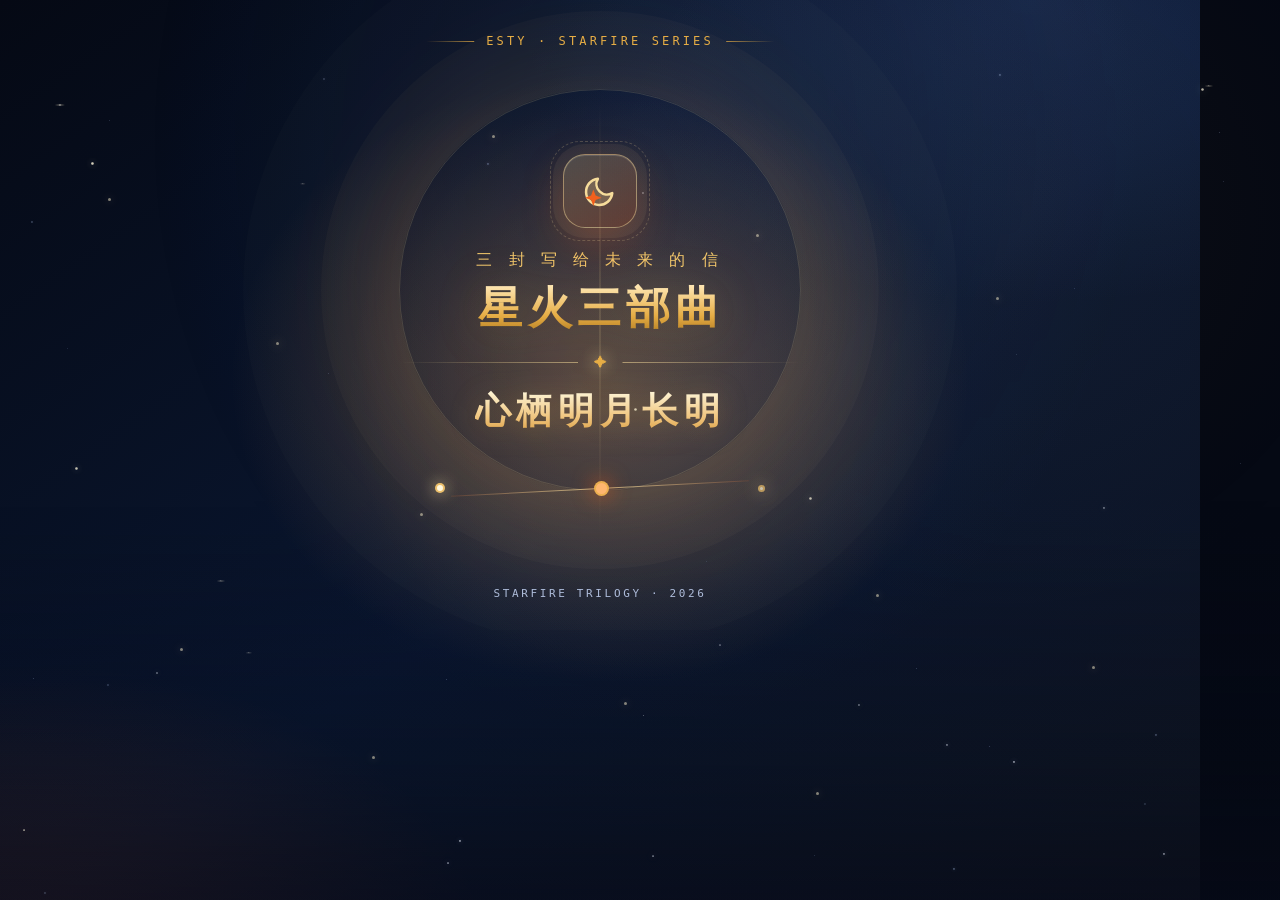
<file: assets/social-card-source.html>
<!doctype html>
<html lang="zh-CN">
<head>
  <meta charset="utf-8">
  <title>星火三部曲 · 分享卡片</title>
  <link rel="stylesheet" href="site.css">
  <style>
    html,body{width:1200px;height:630px;overflow:hidden;background:#050914}
    body.share-page{
      position:relative;
      background:
        radial-gradient(560px 460px at 50% 42%,rgba(242,156,67,.34),transparent 66%),
        radial-gradient(780px 460px at 86% 0%,rgba(59,91,158,.26),transparent 66%),
        radial-gradient(640px 400px at 3% 105%,rgba(242,96,29,.18),transparent 70%),
        linear-gradient(145deg,#050914 0%,#0a1731 54%,#111622 100%);
    }
    body.share-page .starfield{
      opacity:.85;
      background:
        radial-gradient(circle at 50% 44%,rgba(255,225,164,.09),transparent 34%),
        linear-gradient(180deg,transparent 58%,rgba(5,9,20,.34));
    }
    .stage{
      position:relative;z-index:2;width:1200px;height:630px;
      overflow:hidden;text-align:center;
    }
    .stage::before{
      content:"";position:absolute;left:50%;top:46%;
      width:400px;height:400px;border-radius:50%;
      border:1px solid rgba(246,220,155,.16);
      transform:translate(-50%,-50%);
      box-shadow:
        0 0 0 78px rgba(246,220,155,.028),
        0 0 0 156px rgba(246,220,155,.017),
        0 0 120px rgba(242,156,67,.15);
    }
    .stage::after{
      content:"";position:absolute;left:50%;top:15%;
      width:2px;height:440px;transform:translateX(-50%);
      background:linear-gradient(180deg,transparent,rgba(246,220,155,.3),transparent);
      opacity:.45;
    }
    .spark-dust{position:absolute;z-index:1;inset:0;pointer-events:none}
    .spark-dust i{
      position:absolute;width:3px;height:3px;border-radius:50%;
      background:#fff3cf;opacity:.5;
      box-shadow:0 0 8px rgba(255,225,164,.85);
      animation:tw 3.2s ease-in-out infinite;
    }
    .spark-dust i:nth-child(1){left:9%;top:22%;animation-delay:.2s}
    .spark-dust i:nth-child(2){left:15%;top:72%;animation-delay:1.1s}
    .spark-dust i:nth-child(3){left:23%;top:38%;animation-delay:2s}
    .spark-dust i:nth-child(4){left:31%;top:84%;animation-delay:.7s}
    .spark-dust i:nth-child(5){left:41%;top:15%;animation-delay:1.6s}
    .spark-dust i:nth-child(6){left:52%;top:78%;animation-delay:2.5s}
    .spark-dust i:nth-child(7){left:63%;top:26%;animation-delay:.4s}
    .spark-dust i:nth-child(8){left:73%;top:66%;animation-delay:1.9s}
    .spark-dust i:nth-child(9){left:83%;top:33%;animation-delay:.9s}
    .spark-dust i:nth-child(10){left:91%;top:74%;animation-delay:2.8s}
    .spark-dust i:nth-child(11){left:35%;top:57%;animation-delay:1.3s}
    .spark-dust i:nth-child(12){left:68%;top:88%;animation-delay:2.2s}
    @keyframes tw{0%,100%{opacity:.25}50%{opacity:.9}}
    .brandline{
      position:absolute;z-index:3;left:50%;top:34px;
      display:flex;align-items:center;gap:12px;
      transform:translateX(-50%);
      color:#e6ad45;font-family:Consolas,monospace;
      font-size:12px;letter-spacing:.26em;white-space:nowrap;
    }
    .brandline::before,
    .brandline::after{
      content:"";width:48px;height:1px;
      background:linear-gradient(90deg,transparent,rgba(230,173,69,.72));
    }
    .brandline::after{transform:scaleX(-1)}
    .hero{
      position:absolute;z-index:3;left:50%;top:88px;
      width:700px;transform:translateX(-50%);
      display:flex;flex-direction:column;align-items:center;
    }
    .emblem{
      position:relative;
      width:74px;height:74px;border-radius:22px;
      border:1px solid rgba(246,220,155,.48);
      display:grid;place-items:center;
      background:linear-gradient(150deg,rgba(246,220,155,.22),rgba(242,96,29,.24));
      box-shadow:
        0 0 0 10px rgba(246,220,155,.06),
        0 14px 42px rgba(242,96,29,.28),
        inset 0 1px rgba(255,255,255,.13);
    }
    .emblem::after{
      content:"";position:absolute;inset:-14px;border-radius:30px;
      border:1px dashed rgba(246,220,155,.22);
    }
    .emblem svg{width:42px;height:42px}
    .eyebrow{
      margin-top:22px;color:#f2c76b;
      font-family:"SimSun",serif;font-size:16px;letter-spacing:.38em;
    }
    h1{
      margin-top:13px;font-family:"SimSun",serif;
      color:transparent;font-size:106px;line-height:1;font-weight:700;
      letter-spacing:.07em;text-indent:.07em;
      background:linear-gradient(180deg,#fff8db 4%,#f8e1a1 44%,#e4a53b 96%);
      -webkit-background-clip:text;background-clip:text;
      filter:drop-shadow(0 8px 26px rgba(244,186,75,.3));
    }
    .rule{
      display:flex;align-items:center;gap:16px;margin-top:20px;
      width:400px;color:#e6ad45;
    }
    .rule::before,.rule::after{
      content:"";flex:1;height:1px;
      background:linear-gradient(90deg,transparent,rgba(246,220,155,.55));
    }
    .rule::after{transform:scaleX(-1)}
    .rule i{font-style:normal;font-size:13px;filter:drop-shadow(0 0 8px rgba(246,220,155,.85))}
    .tagline{
      margin-top:17px;
      font-family:"SimSun",serif;font-size:36px;font-weight:700;
      line-height:1.35;letter-spacing:.16em;
      color:transparent;
      background:linear-gradient(180deg,#fdf3d3 10%,#f0c680 62%,#d99c3f 100%);
      -webkit-background-clip:text;background-clip:text;
      filter:drop-shadow(0 3px 14px rgba(244,186,75,.26));
    }
    .constellation{
      position:relative;width:330px;height:54px;margin-top:26px;
      display:flex;align-items:center;justify-content:space-between;
    }
    .constellation::before{
      content:"";position:absolute;left:16px;right:16px;top:50%;
      height:1px;transform:rotate(-3deg);
      background:linear-gradient(90deg,rgba(242,96,29,.15),rgba(246,220,155,.74),rgba(242,96,29,.15));
    }
    .node{
      position:relative;z-index:1;width:10px;height:10px;border-radius:50%;
      background:#fff8df;border:2px solid rgba(230,173,69,.75);
      box-shadow:0 0 15px rgba(246,220,155,.9);
    }
    .node:nth-child(2){
      width:15px;height:15px;background:#ffb66f;
      box-shadow:0 0 21px rgba(242,96,29,.9);
    }
    .node:nth-child(3){width:7px;height:7px;opacity:.72}
    .footer-mark{
      position:absolute;z-index:3;left:0;right:0;bottom:30px;
      color:#aebcda;font-family:Consolas,monospace;
      font-size:11px;letter-spacing:.24em;
    }
  </style>
</head>
<body class="share-page">
  <div class="starfield" id="starfield" aria-hidden="true">
    <div class="starfield__layer"></div>
    <div class="starfield__layer"></div>
    <div class="starfield__layer"></div>
  </div>
  <div class="spark-dust" aria-hidden="true">
    <i></i><i></i><i></i><i></i><i></i><i></i><i></i><i></i><i></i><i></i><i></i><i></i>
  </div>

  <main class="stage">
    <div class="brandline">ESTY · STARFIRE SERIES</div>
    <section class="hero">
      <div class="emblem" aria-hidden="true">
        <svg viewBox="0 0 24 24" fill="none" stroke="#f6dc9b" stroke-width="1.45" stroke-linejoin="round">
          <path d="M19 13.2A7.5 7.5 0 1 1 10.8 5a6 6 0 0 0 8.2 8.2z" fill="rgba(246,220,155,.2)"/>
          <path d="M8.2 11.2l1.3 3.4 3.4 1.3-3.4 1.3-1.3 3.4-1.3-3.4-3.4-1.3 3.4-1.3z" fill="#f2601d" stroke="none"/>
        </svg>
      </div>
      <div class="eyebrow">三 封 写 给 未 来 的 信</div>
      <h1>星火三部曲</h1>
      <div class="rule" aria-hidden="true"><i>✦</i></div>
      <p class="tagline">心栖明月长明</p>
      <div class="constellation" aria-hidden="true">
        <span class="node"></span>
        <span class="node"></span>
        <span class="node"></span>
      </div>
    </section>
    <div class="footer-mark">STARFIRE TRILOGY · 2026</div>
  </main>
  <script src="site.js"></script>
</body>
</html>
</file>
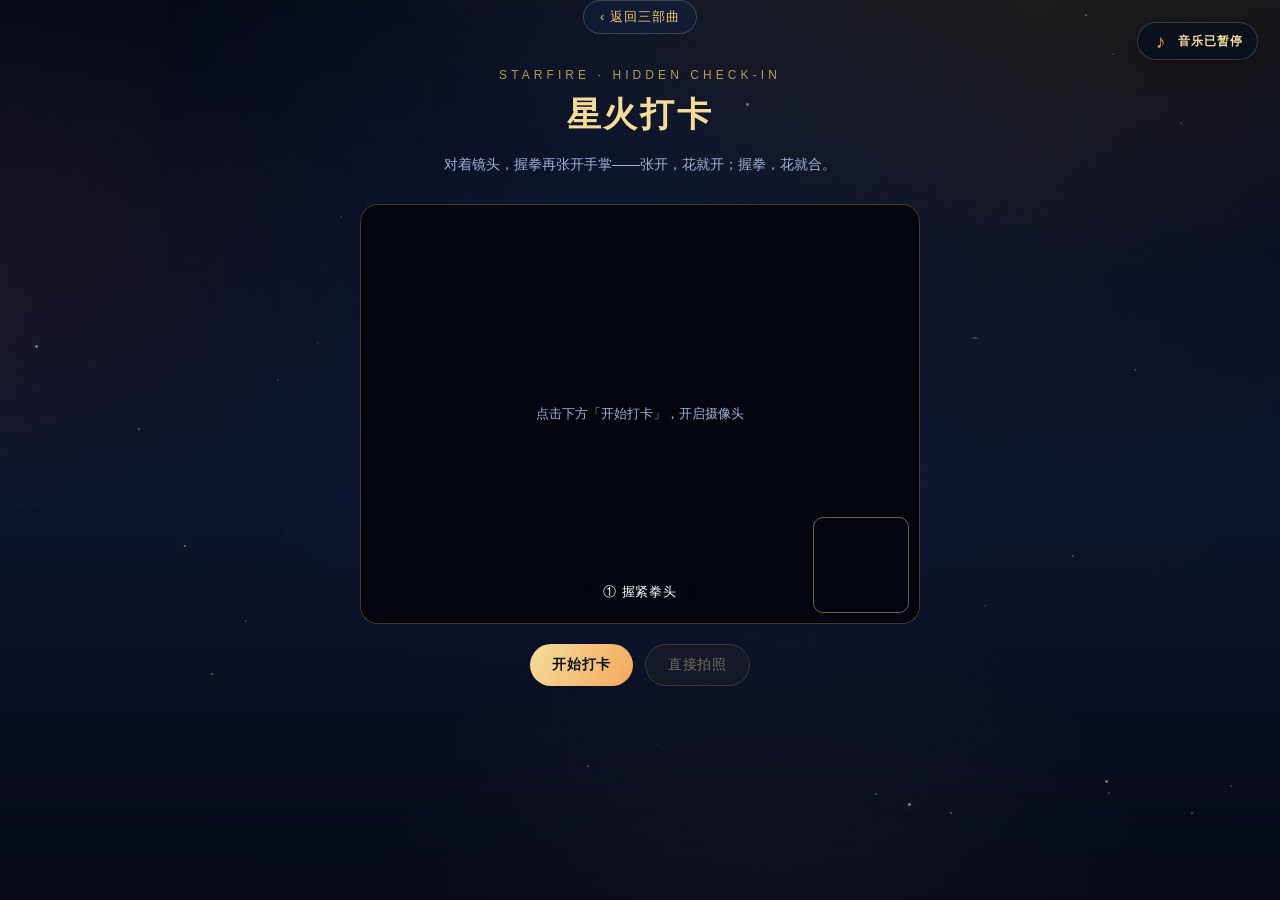
<file: projects/checkin.html>
<!doctype html>
<html lang="zh-CN">
<head>
  <meta charset="utf-8">
  <meta name="viewport" content="width=device-width, initial-scale=1">
  <title>星火打卡 · 星火三部曲</title>
  <meta name="description" content="握拳、张开、再比个✌——掌心的 3D 粒子花随手势开合，定格成一张星火打卡图。星火三部曲隐藏打卡彩蛋，可下载、可分享。">
  <meta name="author" content="Esty">
  <meta name="theme-color" content="#070b18">
  <link rel="canonical" href="https://beeasy-l.github.io/starspark-trilogy/projects/checkin.html">

  <link rel="stylesheet" href="../assets/site.css?v=20261028f">
  <script src="../assets/site.js?v=20261028d" defer></script>
<style>
:root{--gold:#f6dc9b;--gold2:#f2c66d;--ink:#0a0f1e}
.checkin{max-width:760px;margin:0 auto;padding:0 18px 60px;text-align:center}
.checkin-hero{margin:34px 0 10px}
.checkin-hero .k{font-size:12px;letter-spacing:.34em;color:var(--gold2);opacity:.75}
.checkin-hero h1{font-size:34px;margin:10px 0 12px;color:var(--gold);letter-spacing:.08em}
.checkin-hero p{color:var(--muted);font-size:14px;line-height:2;max-width:560px;margin:0 auto}
.stage{position:relative;max-width:560px;margin:26px auto 0;border:1px solid rgba(242,198,109,.28);border-radius:18px;overflow:hidden;background:#050505;aspect-ratio:4/3}
.stage video{position:absolute;right:10px;bottom:10px;width:96px;aspect-ratio:1/1;object-fit:cover;transform:scaleX(-1);border-radius:10px;border:1px solid rgba(246,220,155,.45);opacity:.92;z-index:3}
.stage canvas.fx{position:absolute;inset:0;width:100%;height:100%;pointer-events:none;transform:scaleX(-1)}
.stage .hint{position:absolute;left:0;right:0;bottom:14px;padding:8px 14px;font-size:13px;color:#fff;background:rgba(4,6,15,.55);border-radius:999px;display:inline-block;width:fit-content;margin:0 auto;letter-spacing:.06em;z-index:4}
.stage .hint.hit{color:#0a0f1e;background:linear-gradient(120deg,#f6dc9b,#ffb35c);font-weight:600}
.stage .loading{position:absolute;inset:0;display:flex;flex-direction:column;align-items:center;justify-content:center;gap:12px;color:var(--muted);font-size:13px;background:#04060f}
.stage .loading .sp{width:34px;height:34px;border-radius:50%;border:2px solid rgba(242,198,109,.25);border-top-color:var(--gold);animation:spin 1s linear infinite}
@keyframes spin{to{transform:rotate(360deg)}}
.ctrls{display:flex;gap:12px;justify-content:center;margin-top:20px;flex-wrap:wrap}
.btn{padding:11px 22px;border-radius:999px;font-size:14px;letter-spacing:.05em;cursor:pointer;border:1px solid rgba(242,198,109,.4);color:var(--gold);background:rgba(242,198,109,.08);transition:.2s}
.btn:hover{background:rgba(242,198,109,.18)}
.btn.primary{background:linear-gradient(120deg,#f6dc9b,#f2a95c);color:#0a0f1e;font-weight:600;border:none}
.btn.primary:hover{filter:brightness(1.06)}
.btn:disabled{opacity:.45;cursor:not-allowed}
.manual-note{font-size:12px;color:var(--muted);margin-top:12px;opacity:.8}
.card-wrap{margin:30px auto 0;max-width:600px}
.card-wrap .card{width:100%;border-radius:14px;overflow:hidden;box-shadow:0 12px 40px rgba(0,0,0,.45);border:1px solid rgba(242,198,109,.25)}
.card-wrap img{width:100%;display:block}
.card-actions{display:flex;gap:12px;justify-content:center;margin-top:16px;flex-wrap:wrap}
.privacy{font-size:12px;color:var(--muted);opacity:.75;margin-top:26px;line-height:1.9}
.count-line{font-size:13px;color:var(--gold2);margin-top:14px;letter-spacing:.04em}
</style>
</head>
<body data-page="detail" data-bgm-src='[{"src":"../assets/xiaoxingxing.mp3","label":"小星星","volume":0.0830},{"src":"../assets/moon.mp3","label":"月亮代表我的心","volume":0.1493}]'>
  <div class="starfield" id="starfield" aria-hidden="true">
    <div class="starfield__layer"></div>
    <div class="starfield__layer"></div>
    <div class="starfield__layer"></div>
  </div>

  <main class="wrap checkin">
    <a class="back-btn" href="../index.html">‹ 返回三部曲</a>

    <header class="checkin-hero">
      <div class="k">STARFIRE · HIDDEN CHECK-IN</div>
      <h1>星火打卡</h1>
      <p>对着镜头，握拳再张开手掌——张开，花就开；握拳，花就合。</p>
    </header>

    <div class="stage" id="stage">
      <div class="loading" id="loading">
        <span id="load-text">点击下方「开始打卡」，开启摄像头</span>
      </div>
      <video id="cam" autoplay playsinline muted></video>
      <canvas id="fx" class="fx"></canvas>
      <div class="hint" id="hint" hidden>① 握紧拳头</div>
    </div>

    <div class="ctrls">
      <button class="btn primary" id="start-btn" type="button">开始打卡</button>
      <button class="btn" id="snap-btn" type="button" disabled>直接拍照</button>
    </div>

    <div class="card-wrap" id="card-wrap" hidden>
      <h2 style="font-size:20px;color:var(--gold);letter-spacing:.1em;margin:0 0 14px">你的星火打卡图</h2>
      <div class="card"><img id="card-img" alt="星火打卡图"></div>
      <div class="count-line" id="count-line"></div>
      <div class="card-actions">
        <a class="btn primary" id="dl-btn" download="星火打卡.png" href="#">下载打卡图</a>
        <button class="btn" id="again-btn" type="button">再打一次</button>
      </div>
    </div>
  </main>

<script>
(function(){
  "use strict";
  var $ = function(id){ return document.getElementById(id); };
  var stage = $("stage"), cam = $("cam"), fx = $("fx");
  var loading = $("loading"), loadText = $("load-text");
  var hint = $("hint"), startBtn = $("start-btn"), snapBtn = $("snap-btn");
  var cardWrap = $("card-wrap"), cardImg = $("card-img"), countLine = $("count-line"), dlBtn = $("dl-btn"), againBtn = $("again-btn");

  var KEY = "starfire-checkin-count";
  var count = parseInt(localStorage.getItem(KEY) || "0", 10);

  var stream = null, landmarker = null, running = false;
  var fired = false, gestPhase = 0, phaseHits = 0;

  // Three.js 粒子花状态
  var FLOWER = { x: 0, y: 0, spread: 0, spin: 0, burst: 0 };
  var flower3D = null;

  function setHint(txt, hit){
    hint.hidden = false;
    hint.textContent = txt;
    hint.classList.toggle("hit", !!hit);
  }
  function hideHint(){ hint.hidden = true; }

  // 镜像坐标（与预览一致：视频与画布都 scaleX(-1)）
  function flipLandmarks(lm){
    var out = [];
    for(var i = 0; i < lm.length; i++) out.push({ x: 1 - lm[i].x, y: lm[i].y });
    return out;
  }

  // 张拳度：四指尖到掌心的平均距离 / 手尺寸 → 0~1（握拳≈0，张拳≈1）
  function fistOpen(lm){
    if(!lm) return 0;
    var palm = { x: (lm[0].x + lm[5].x + lm[9].x + lm[13].x + lm[17].x) / 5,
                 y: (lm[0].y + lm[5].y + lm[9].y + lm[13].y + lm[17].y) / 5 };
    var d = 0, i, idx = [8, 12, 16, 20];
    for(i = 0; i < idx.length; i++){
      var dx = lm[idx[i]].x - palm.x, dy = lm[idx[i]].y - palm.y;
      d += Math.sqrt(dx * dx + dy * dy);
    }
    d /= idx.length;
    var h = Math.sqrt(Math.pow(lm[9].x - lm[0].x, 2) + Math.pow(lm[9].y - lm[0].y, 2));
    if(h < 1e-4) return 0;
    return Math.max(0, Math.min(1, (d / h - 0.20) / 0.42));
  }

  // 两点距离
  function ptDist(a,b){ return Math.sqrt((a.x-b.x)*(a.x-b.x)+(a.y-b.y)*(a.y-b.y)); }

  // 手指是否伸直：指尖到手腕的距离明显大于近端指间关节到手腕的距离
  function fingerExtended(lm, tip, pip){
    return ptDist(lm[tip], lm[0]) > ptDist(lm[pip], lm[0]) * 1.02;
  }

  // 握拳 / 张开手掌（复用张拳度）
  function isFist(lm){ return fistOpen(lm) < 0.15; }
  function isOpen(lm){ return fistOpen(lm) > 0.72; }

  // ✌ 判定：食指、中指伸直分开，无名指、小指弯曲；不依赖拇指
  function isVictory(lm){
    if(!lm) return false;
    var hand = ptDist(lm[9], lm[0]);
    if(hand < 1e-4) return false;
    var indexUp = fingerExtended(lm, 8, 6);
    var middleUp = fingerExtended(lm, 12, 10);
    var ringFolded = !fingerExtended(lm, 16, 14);
    var pinkyFolded = !fingerExtended(lm, 20, 18);
    var split = ptDist(lm[8], lm[12]) / hand;  // 两指分开度
    return indexUp && middleUp && ringFolded && pinkyFolded && split > 0.32;
  }

  // ---------- Three.js 3D 粒子莲花 ----------
  var THREE_URLS = [
    "https://cdn.npmmirror.com/packages/three/0.160.0/files/build/three.module.js",
    "https://cdn.npmmirror.com/packages/three/0.160.0/files/build/three.module.min.js"
  ];
  var THREE_READY = null;
  function loadThree(){
    if(THREE_READY) return THREE_READY;
    THREE_READY = import(THREE_URLS[0]).catch(function(){ return import(THREE_URLS[1]); });
    return THREE_READY;
  }

  function makeSpriteTexture(THREE){
    var cv = document.createElement("canvas");
    cv.width = cv.height = 64;
    var g = cv.getContext("2d");
    var grd = g.createRadialGradient(32, 32, 0, 32, 32, 32);
    grd.addColorStop(0, "rgba(255,255,255,1)");
    grd.addColorStop(0.35, "rgba(255,255,255,.55)");
    grd.addColorStop(1, "rgba(255,255,255,0)");
    g.fillStyle = grd;
    g.fillRect(0, 0, 64, 64);
    return new THREE.CanvasTexture(cv);
  }

  // 花瓣叶形包络（根窄→中宽→尖收）
  function petalW(u){
    return Math.pow(Math.sin(Math.PI * u), 0.55) * (0.22 + 0.78 * u);
  }

  // 建一层粒子 Points，items: {phi,u,v,ph,r,g,b}
  function makeLayer(THREE, items, size, renderOrder){
    var count = items.length;
    var pos = new Float32Array(count * 3);
    var col = new Float32Array(count * 3);
    var geo = new THREE.BufferGeometry();
    geo.setAttribute("position", new THREE.BufferAttribute(pos, 3));
    geo.setAttribute("color", new THREE.BufferAttribute(col, 3));
    var mat = new THREE.PointsMaterial({
      size: size,
      map: makeSpriteTexture(THREE),
      vertexColors: true,
      transparent: true,
      blending: THREE.AdditiveBlending,
      depthWrite: false,
      sizeAttenuation: true
    });
    var pts = new THREE.Points(geo, mat);
    pts.frustumCulled = false;
    pts.renderOrder = renderOrder;
    return { pts: pts, items: items, pos: pos, col: col, count: count, order: new Array(count) };
  }

  // 创建指尖花渲染器（移植自 Fingertip Bloom：自定义 shader 光绘 Rose + 花茎 + 流星 + 拖尾 render target）
  // 尺寸跟随 stage 容器；手势开合度 bloom(0~1) 与掌心坐标由外部 tasks-vision 流程驱动
  function createFlower3D(THREE, canvas){
    var renderer = new THREE.WebGLRenderer({ canvas: canvas, alpha: true, antialias: true, powerPreference: "high-performance", preserveDrawingBuffer: true });
    renderer.setClearColor(0x000000, 0);
    renderer.setPixelRatio(Math.min(window.devicePixelRatio || 1, 2));
    renderer.outputColorSpace = THREE.SRGBColorSpace;
    renderer.toneMapping = THREE.ACESFilmicToneMapping;
    renderer.toneMappingExposure = 1.25;

    var scene = new THREE.Scene();   // 背景保持透明，透出 stage 黑底
    var camera = new THREE.PerspectiveCamera(48, 1, 0.1, 60);
    camera.position.set(0, 0, 4.8);
    camera.lookAt(0, 0, 0);

    // ---- 远景星空 ----
    {
      var N = 2000;
      var g = new THREE.BufferGeometry();
      var p = new Float32Array(N * 3), c = new Float32Array(N * 3);
      for(var i = 0; i < N; i++){
        var r = 4 + Math.random() * 16;
        var th = Math.random() * Math.PI * 2;
        var ph = Math.acos(2 * Math.random() - 1);
        p[i * 3] = r * Math.sin(ph) * Math.cos(th);
        p[i * 3 + 1] = r * Math.sin(ph) * Math.sin(th);
        p[i * 3 + 2] = r * Math.cos(ph) - 2;
        var col = new THREE.Color().setHSL(.58 + Math.random() * .18, .15, .35 + Math.random() * .65);
        c[i * 3] = col.r; c[i * 3 + 1] = col.g; c[i * 3 + 2] = col.b;
      }
      g.setAttribute("position", new THREE.BufferAttribute(p, 3));
      g.setAttribute("color", new THREE.BufferAttribute(c, 3));
      scene.add(new THREE.Points(g, new THREE.PointsMaterial({ size: .03, vertexColors: true, transparent: true, opacity: .9, blending: THREE.AdditiveBlending, depthWrite: false })));
    }

    // ---- 闪烁星 ----
    var twGeo = new THREE.BufferGeometry();
    {
      var n = 500, pp = new Float32Array(n * 3), ss = new Float32Array(n);
      for(var k = 0; k < n; k++){
        pp[k * 3] = (Math.random() - .5) * 18;
        pp[k * 3 + 1] = (Math.random() - .5) * 14;
        pp[k * 3 + 2] = (Math.random() - .5) * 10 - 2;
        ss[k] = .02 + Math.random() * .1;
      }
      twGeo.setAttribute("position", new THREE.BufferAttribute(pp, 3));
      twGeo.setAttribute("aSize", new THREE.BufferAttribute(ss, 1));
    }
    var twMat = new THREE.ShaderMaterial({
      uniforms: { uTime: { value: 0 } },
      vertexShader: "attribute float aSize;varying float vS;void main(){vec4 mv=modelViewMatrix*vec4(position,1.);gl_PointSize=aSize*(260./-mv.z);gl_Position=projectionMatrix*mv;vS=aSize;}",
      fragmentShader: "varying float vS;uniform float uTime;void main(){float d=length(gl_PointCoord-.5);float tw=.4+.6*sin(gl_FragCoord.x*14.+uTime*1.8+vS*40.);gl_FragColor=vec4(vec3(.85,.9,1.),smoothstep(.5,.1,d)*tw);}",
      transparent: true, depthWrite: false, blending: THREE.AdditiveBlending
    });
    scene.add(new THREE.Points(twGeo, twMat));

    // ---- 流星 ----
    var meteorGroup = new THREE.Group();
    scene.add(meteorGroup);
    var meteors = [];
    for(var m = 0; m < 8; m++){
      var trailN = 16;
      var mpa = new Float32Array(trailN * 3), mca = new Float32Array(trailN * 3), msa = new Float32Array(trailN);
      for(var j = 0; j < trailN; j++){ mca[j * 3] = 1; mca[j * 3 + 1] = 1; mca[j * 3 + 2] = 1; msa[j] = .018; }
      var mg = new THREE.BufferGeometry();
      mg.setAttribute("position", new THREE.BufferAttribute(mpa, 3));
      mg.setAttribute("color", new THREE.BufferAttribute(mca, 3));
      mg.setAttribute("aSize", new THREE.BufferAttribute(msa, 1));
      var mmat = new THREE.ShaderMaterial({
        uniforms: { uTime: { value: 0 } },
        vertexShader: "attribute float aSize;attribute vec3 color;varying vec3 vC;void main(){vec4 mv=modelViewMatrix*vec4(position,1.);gl_PointSize=aSize*(220./-mv.z);gl_Position=projectionMatrix*mv;vC=color;}",
        fragmentShader: "varying vec3 vC;void main(){float a=smoothstep(.5,.0,length(gl_PointCoord-.5));gl_FragColor=vec4(vC,a);}",
        transparent: true, depthWrite: false, blending: THREE.AdditiveBlending
      });
      var mpts = new THREE.Points(mg, mmat);
      meteorGroup.add(mpts);
      meteors.push({
        g: mg, pts: mpts, mat: mmat, trailN: trailN,
        progress: 0, life: .8 + Math.random() * 2.2,
        ox: (Math.random() - .5) * 8, oy: 1.5 + Math.random() * 5, oz: (Math.random() - .5) * 5 - 3,
        dx: (Math.random() - .5) * 5, dy: -.8 - Math.random() * 1.5, dz: (Math.random() - .5) * 3
      });
    }
    function updateMeteors(dt, time, hv, hp){
      for(var mi = 0; mi < meteors.length; mi++){
        var mm = meteors[mi];
        mm.progress += dt * (.7 + .2 * hv);
        var pr = mm.progress / mm.life;
        if(pr > 1 || mm.oy + mm.dy * pr < -4.5){
          mm.progress = 0; mm.life = .8 + Math.random() * 2.2;
          mm.ox = (Math.random() - .5) * 8; mm.oy = 1.5 + Math.random() * 5; mm.oz = (Math.random() - .5) * 5 - 3;
          mm.dx = (Math.random() - .5) * 5; mm.dy = -.8 - Math.random() * 1.5; mm.dz = (Math.random() - .5) * 3;
        }
        var pa = mm.g.attributes.position.array, ca = mm.g.attributes.color.array;
        var ox = mm.ox, oy = mm.oy, oz = mm.oz, dx = mm.dx + hp.x * 1.5, dy = mm.dy, dz = mm.dz + hp.y;
        for(var jj = 0; jj < mm.trailN; jj++){
          var t = pr - jj * .035;
          var idx = jj * 3;
          if(t <= 0){
            pa[idx] = ox; pa[idx + 1] = oy; pa[idx + 2] = oz;
            ca[idx] = 0; ca[idx + 1] = 0; ca[idx + 2] = 0;
          } else {
            pa[idx] = ox + dx * t; pa[idx + 1] = oy + dy * t; pa[idx + 2] = oz + dz * t;
            var fade = Math.max(0, Math.min(1, t / .2)) * Math.max(0, Math.min(1, (mm.life - mm.progress) / .4));
            ca[idx] = .9 * fade; ca[idx + 1] = .9 * fade; ca[idx + 2] = fade;
          }
        }
        mm.g.attributes.position.needsUpdate = true;
        mm.g.attributes.color.needsUpdate = true;
        mm.mat.uniforms.uTime.value = time;
      }
    }

    // ---- 粒子 shader ----
    var roseVert = "attribute float aSize;attribute vec3 aColor;attribute float aAlpha;varying vec3 vC;varying float vA;void main(){vec4 mv=modelViewMatrix*vec4(position,1.);gl_PointSize=aSize*(380./-mv.z);gl_Position=projectionMatrix*mv;vC=aColor;vA=aAlpha;}";
    var roseFrag = "varying vec3 vC;varying float vA;void main(){vec2 uv=gl_PointCoord-.5;float d=length(uv);float core=pow(1.-smoothstep(0.,.45,d)*.92,1.3);float glow=exp(-d*4.)*.35;float a=(core+glow)*vA;if(a<.002)discard;gl_FragColor=vec4(vC,a);}";

    // ---- 花茎 ----
    function Stem(){
      var sn = 400, spa = new Float32Array(sn * 3), sca = new Float32Array(sn * 3), ssa = new Float32Array(sn);
      for(var si = 0; si < sn; si++){
        var t = Math.random();
        spa[si * 3] = (Math.random() - .5) * .03 * (1 + t * 1.2);
        spa[si * 3 + 1] = 0 - t * 3.2;
        spa[si * 3 + 2] = (Math.random() - .5) * .03 * (1 + t * 1.2);
        var sg = new THREE.Color().setHSL(.25 + Math.random() * .08, .55, .12 + Math.random() * .22);
        sca[si * 3] = sg.r; sca[si * 3 + 1] = sg.g; sca[si * 3 + 2] = sg.b;
        ssa[si] = .012 + Math.random() * .04;
      }
      var sge = new THREE.BufferGeometry();
      sge.setAttribute("position", new THREE.BufferAttribute(spa, 3));
      sge.setAttribute("color", new THREE.BufferAttribute(sca, 3));
      sge.setAttribute("aSize", new THREE.BufferAttribute(ssa, 1));
      this.obj = new THREE.Points(sge, new THREE.ShaderMaterial({
        vertexShader: "attribute float aSize;attribute vec3 color;varying vec3 vC;void main(){vec4 mv=modelViewMatrix*vec4(position,1.);gl_PointSize=aSize*(340./-mv.z);gl_Position=projectionMatrix*mv;vC=color;}",
        fragmentShader: "varying vec3 vC;void main(){float a=smoothstep(.5,.1,length(gl_PointCoord-.5));gl_FragColor=vec4(vC,a);}",
        transparent: true, depthWrite: false, blending: THREE.AdditiveBlending
      }));
      this.update = function(gb){ this.obj.scale.setScalar(.85 + gb * .18); };
    }
    var stem = new Stem();
    scene.add(stem.obj);

    // ---- 拖尾 render target（光绘） ----
    var curW = canvas.clientWidth || 560, curH = canvas.clientHeight || 420;
    function mkRT(w, h){
      return new THREE.WebGLRenderTarget(w, h, { minFilter: THREE.LinearFilter, magFilter: THREE.LinearFilter, format: THREE.RGBAFormat, type: THREE.HalfFloatType });
    }
    var tRA = mkRT(curW, curH), tWB = mkRT(curW, curH);
    var trG = new THREE.PlaneGeometry(2, 2), trC = new THREE.OrthographicCamera(-1, 1, 1, -1, 0, 1), trS = new THREE.Scene();
    var trM = new THREE.ShaderMaterial({
      uniforms: { tPrev: { value: null }, uRet: { value: .93 } },
      vertexShader: "varying vec2 vUv;void main(){vUv=uv;gl_Position=vec4(position.xy,0.,1.);}",
      fragmentShader: "varying vec2 vUv;uniform sampler2D tPrev;uniform float uRet;void main(){vec4 c=texture2D(tPrev,vUv);c.rgb*=uRet*vec3(.97,.93,1.03);gl_FragColor=c;}",
      depthWrite: false, depthTest: false
    });
    trS.add(new THREE.Mesh(trG, trM));
    var cpMat = new THREE.MeshBasicMaterial({ map: null, depthWrite: false, depthTest: false }), cpS = new THREE.Scene();
    cpS.add(new THREE.Mesh(trG, cpMat));

    // ---- Rose（水滴花苞 ⇄ 放射莲花，奶白→粉→深红） ----
    function Rose(){
      this.budPos = []; this.bloomPos = []; this.colors = []; this.sizes = []; this.alphas = []; this.layerIds = []; this.N = 0;
      var cream = new THREE.Color("#FFF8F0"), palePink = new THREE.Color("#FADAE0"), rosePink = new THREE.Color("#E890A0"), crimson = new THREE.Color("#CC4040"), deepRed = new THREE.Color("#8B1520");
      function petalColor(u, vAbs){
        var c;
        if(u < .10) c = cream.clone().lerp(palePink, u / .10);
        else if(u < .35) c = palePink.clone().lerp(rosePink, (u - .10) / .25);
        else if(u < .65) c = rosePink.clone().lerp(crimson, (u - .35) / .3);
        else c = crimson.clone().lerp(deepRed, (u - .65) / .35);
        if(vAbs > .55) c.lerp(new THREE.Color("#3A0A10"), (vAbs - .55) / .45);
        c.offsetHSL((Math.random() - .5) * .015, 0, (Math.random() - .5) * .025);
        return c;
      }
      var layers = [
        { n: 4, ro: .04, L: .60, w: .22, zd: .06, budR: .12, bs: 0,   be: .22, ao: 0 },
        { n: 5, ro: .12, L: .82, w: .32, zd: .09, budR: .14, bs: .06, be: .40, ao: .40 },
        { n: 6, ro: .22, L: 1.05, w: .42, zd: .12, budR: .17, bs: .18, be: .58, ao: .22 },
        { n: 7, ro: .34, L: 1.30, w: .52, zd: .15, budR: .20, bs: .36, be: .76, ao: .55 }
      ];
      var ppPet = 90;
      for(var li = 0; li < layers.length; li++){
        var l = layers[li];
        for(var p = 0; p < l.n; p++){
          var baseAngle = (p / l.n) * Math.PI * 2 + l.ao;
          for(var j = 0; j < ppPet; j++){
            var u = j / ppPet;
            var rr = l.ro + l.L * u;
            var wMul = Math.sin(u * Math.PI) * .9 + .08 * (1 - u);
            var halfW = l.w * wMul;
            var vRaw = (Math.random() - .5) * 2;
            var v = Math.sign(vRaw) * Math.pow(Math.abs(vRaw), .5);
            var lat = v * halfW;
            var a = baseAngle + lat / (rr + .03);
            var x = rr * Math.cos(a), y = rr * Math.sin(a);
            var zBase = l.zd * (1 - u) * Math.sin(u * Math.PI) * .5 + Math.abs(v) * l.zd * (1 - u * u) * .2;
            var backTilt = Math.max(0, Math.sin(baseAngle)) * l.zd * 2.5 * u;
            this.bloomPos.push(new THREE.Vector3(x, y, zBase + backTilt));
            var phi = Math.random() * Math.PI, th = Math.random() * Math.PI * 2, br = l.budR * Math.pow(Math.random(), .5);
            this.budPos.push(new THREE.Vector3(br * Math.sin(phi) * Math.cos(th), br * Math.sin(phi) * Math.sin(th), br * Math.cos(phi) * .45));
            this.colors.push(petalColor(u, Math.abs(v)));
            this.sizes.push(.008 + Math.random() * .032 + u * .014);
            this.alphas.push(.25 + Math.random() * .75 + u * .06);
            this.layerIds.push(li);
            this.N++;
          }
        }
      }
      // 花蕊
      for(var ci = 0; ci < 350; ci++){
        var a2 = Math.random() * Math.PI * 2, r2 = Math.pow(Math.random(), .7) * .12;
        this.budPos.push(new THREE.Vector3(0, 0, 0));
        this.bloomPos.push(new THREE.Vector3(Math.cos(a2) * r2, (Math.random() - .5) * .06, (Math.random() - .5) * .04 + Math.sin(a2) * r2));
        this.colors.push(new THREE.Color().setHSL(.08 + Math.random() * .05, .4, .45 + Math.random() * .5));
        this.sizes.push(.008 + Math.random() * .035);
        this.alphas.push(.45 + Math.random() * .55);
        this.layerIds.push(-1);
        this.N++;
      }
      // 漂浮粒子
      for(var fi = 0; fi < 400; fi++){
        var a3 = Math.random() * Math.PI * 2, r3 = .15 + Math.random() * 1.8;
        var bv = new THREE.Vector3(Math.cos(a3) * r3, (Math.random() - .5) * 2.5, Math.sin(a3) * r3);
        this.budPos.push(bv.clone().multiplyScalar(.08));
        this.bloomPos.push(bv);
        this.colors.push(new THREE.Color().setHSL(.06 + Math.random() * .06, .25, .3 + Math.random() * .6));
        this.sizes.push(.003 + Math.random() * .012);
        this.alphas.push(.03 + Math.random() * .4);
        this.layerIds.push(-2);
        this.N++;
      }
      var pa2 = new Float32Array(this.N * 3), ca2 = new Float32Array(this.N * 3), sa2 = new Float32Array(this.N), aa2 = new Float32Array(this.N);
      for(var ii = 0; ii < this.N; ii++){
        var bb = this.budPos[ii];
        pa2[ii * 3] = bb.x; pa2[ii * 3 + 1] = bb.y; pa2[ii * 3 + 2] = bb.z;
        ca2[ii * 3] = this.colors[ii].r; ca2[ii * 3 + 1] = this.colors[ii].g; ca2[ii * 3 + 2] = this.colors[ii].b;
        sa2[ii] = this.sizes[ii]; aa2[ii] = this.alphas[ii];
      }
      this.geo = new THREE.BufferGeometry();
      this.geo.setAttribute("position", new THREE.BufferAttribute(pa2, 3));
      this.geo.setAttribute("aColor", new THREE.BufferAttribute(ca2, 3));
      this.geo.setAttribute("aSize", new THREE.BufferAttribute(sa2, 1));
      this.geo.setAttribute("aAlpha", new THREE.BufferAttribute(aa2, 1));
      this.mat = new THREE.ShaderMaterial({ vertexShader: roseVert, fragmentShader: roseFrag, uniforms: { uTime: { value: 0 } }, transparent: true, depthWrite: false, blending: THREE.AdditiveBlending });
      this.pts = new THREE.Points(this.geo, this.mat);
      this.wp = new Float32Array(this.N);
      for(var wi = 0; wi < this.N; wi++) this.wp[wi] = Math.random() * Math.PI * 2;

      this.update = function(gb, hp, hv, dt, time){
        var pa3 = this.geo.attributes.position.array;
        var ld = [{ bs: 0, be: .22 }, { bs: .06, be: .40 }, { bs: .18, be: .58 }, { bs: .36, be: .76 }];
        var gbp = Math.pow(Math.min(gb, 1), 1.5);
        for(var q = 0; q < this.N; q++){
          var li2 = this.layerIds[q], bu2 = this.budPos[q], bl2 = this.bloomPos[q], e;
          if(li2 >= 0 && li2 < ld.length){
            var pp = Math.max(0, Math.min(1, (gb - ld[li2].bs) / (ld[li2].be - ld[li2].bs + .001)));
            e = pp * pp * (3 - 2 * pp);
          } else e = gbp;
          var bx = bu2.x + (bl2.x - bu2.x) * e, by = bu2.y + (bl2.y - bu2.y) * e, bz = bu2.z + (bl2.z - bu2.z) * e;
          var wa = .002 + e * .012;
          bx += Math.sin(time * 1.8 + this.wp[q]) * wa * 3;
          by += Math.cos(time * 2.1 + this.wp[q]) * wa * 3;
          bz += Math.cos(time * 1.6 + this.wp[q]) * wa * 1.2;
          if(li2 === -2 && hv > .01){
            var d2 = Math.sqrt(bx * bx + by * by + bz * bz) + .3;
            bx += bx * Math.min(hv * 2 / d2, .5) * .012;
            by += by * Math.min(hv * 1.5 / d2, .5) * .008;
          }
          pa3[q * 3] = bx; pa3[q * 3 + 1] = by; pa3[q * 3 + 2] = bz;
        }
        this.geo.attributes.position.needsUpdate = true;
        var aa3 = this.geo.attributes.aAlpha.array;
        for(var q2 = 0; q2 < this.N; q2++){
          if(this.layerIds[q2] === -2) aa3[q2] = this.alphas[q2] * (.08 + gbp * .92);
          else if(this.layerIds[q2] === -1) aa3[q2] = this.alphas[q2] * (.12 + gbp * .88);
          else aa3[q2] = this.alphas[q2];
        }
        this.geo.attributes.aAlpha.needsUpdate = true;
        this.pts.position.x += (hp.x * .2 - this.pts.position.x) * .04;
        this.pts.position.y += (hp.y * .18 - this.pts.position.y) * .04;
        this.mat.uniforms.uTime.value = time;
      };
      this.getObj = function(){ return this.pts; };
      this.activeLayers = function(gb){
        var out = [], ld2 = [{ bs: 0 }, { bs: .06 }, { bs: .18 }, { bs: .36 }];
        for(var al = 0; al < ld2.length; al++) out.push(gb > ld2[al].bs + .01);
        return out;
      };
    }
    var rose = new Rose();
    scene.add(rose.getObj());

    // ---- 内部时钟与状态 ----
    var lastT = performance.now() / 1000, nowT = lastT;
    var trailRe = .93, prevMX = .5, prevMY = .5, hv = 0;

    function update(bloom, midX, midY, triggerBurst){
      nowT = performance.now() / 1000;
      var dt = Math.min(nowT - lastT, .1);
      lastT = nowT;
      var s = Math.max(0, Math.min(1, bloom));
      hv = Math.hypot(midX - prevMX, midY - prevMY);
      prevMX = midX; prevMY = midY;
      // #fx 会被 CSS scaleX(-1)，x 用 (midX-0.5) 以抵消镜像，使花与镜像手位置一致
      var hp = { x: (midX - .5) * 4.5, y: (.5 - midY) * 3.2 };
      rose.update(s, hp, hv, dt, nowT);
      stem.update(s);
      updateMeteors(dt, nowT, hv, hp);
      twMat.uniforms.uTime.value = nowT;
    }

    function render(){
      // 拖尾：上一帧衰减 → 叠加当前场景 → copy 到画布
      renderer.setRenderTarget(tWB);
      renderer.autoClear = true;
      trM.uniforms.tPrev.value = tRA.texture;
      trM.uniforms.uRet.value = trailRe;
      renderer.render(trS, trC);
      renderer.autoClear = false;
      renderer.clearDepth();
      renderer.render(scene, camera);
      renderer.setRenderTarget(null);
      renderer.autoClear = true;
      cpMat.map = tWB.texture;
      renderer.render(cpS, trC);
      var tmp = tRA; tRA = tWB; tWB = tmp;
    }

    function resize(w, h){
      if(w > 0 && h > 0){
        curW = w; curH = h;
        renderer.setSize(w, h, false);
        camera.aspect = w / h;
        camera.updateProjectionMatrix();
        tRA.dispose(); tWB.dispose();
        tRA = mkRT(w, h); tWB = mkRT(w, h);
      }
    }

    function dispose(){
      tRA.dispose(); tWB.dispose();
      scene.traverse(function(o){
        if(o.geometry) o.geometry.dispose();
        if(o.material){
          if(Array.isArray(o.material)){ o.material.forEach(function(mt){ if(mt.map) mt.map.dispose(); mt.dispose(); }); }
          else { if(o.material.map) o.material.map.dispose(); o.material.dispose(); }
        }
      });
      renderer.dispose();
    }

    resize(curW, curH);
    return { update: update, render: render, resize: resize, dispose: dispose };
  }




  // ---------- 打卡图合成 ----------
  function composeCard(){
    var W = 1200, H = 630, band = 80;
    var mainH = H - band;
    var cv = document.createElement("canvas");
    cv.width = W; cv.height = H;
    var c = cv.getContext("2d");

    // 主画面底色：深蓝星空渐变
    var g = c.createLinearGradient(0, 0, 0, H);
    g.addColorStop(0, "#0b1026");
    g.addColorStop(0.6, "#0a0f1e");
    g.addColorStop(1, "#141a38");
    c.fillStyle = g;
    c.fillRect(0, 0, W, H);

    // 主画面：fx 粒子花（镜像，与舞台所见一致），contain 保持原始比例完整显示，不裁切不变形
    try{
      var fw = fx.width || 1, fh = fx.height || 1;
      var boxRatio = W / mainH, srcRatio = fw / fh;
      var dw, dh;
      if(srcRatio > boxRatio){ dw = W; dh = W / srcRatio; }
      else { dh = mainH; dw = mainH * srcRatio; }
      var dx = (W - dw) / 2, dy = (mainH - dh) / 2;
      c.save();
      c.translate(dx + dw, 0); c.scale(-1, 1);
      c.drawImage(fx, 0, 0, fw, fh, 0, dy, dw, dh);
      c.restore();
    }catch(e){}

    // 右下角方形摄像头小窗（画中画，镜像）
    var ss = 128, m = 24;
    var bx = W - m - ss, by = mainH - m - ss;
    var vw = cam.videoWidth || 0, vh = cam.videoHeight || 0;
    var hasFrame = vw > 0 && cam.readyState >= 2;
    c.save();
    c.beginPath(); c.roundRect(bx, by, ss, ss, 14); c.clip();
    if(hasFrame){
      // 中心方形裁切 + 镜像
      var side = Math.min(vw, vh);
      var cx0 = (vw - side) / 2, cy0 = (vh - side) / 2;
      c.translate(bx + ss, by); c.scale(-1, 1);
      c.drawImage(cam, cx0, cy0, side, side, 0, 0, ss, ss);
    } else {
      c.fillStyle = "#141a38"; c.fillRect(bx, by, ss, ss);
      c.fillStyle = "rgba(246,220,155,.85)";
      c.font = 'bold 40px "STZhongsong","Songti SC","SimSun",serif';
      c.textAlign = "center"; c.textBaseline = "middle";
      c.fillText("星火", bx + ss / 2, by + ss / 2);
    }
    c.restore();
    c.strokeStyle = "rgba(246,220,155,.7)";
    c.lineWidth = 2;
    c.beginPath(); c.roundRect(bx, by, ss, ss, 14); c.stroke();

    // 底部水印带
    c.fillStyle = "#080d20";
    c.fillRect(0, mainH, W, band);
    c.strokeStyle = "rgba(242,198,109,.4)";
    c.lineWidth = 1;
    c.beginPath(); c.moveTo(0, mainH); c.lineTo(W, mainH); c.stroke();

    c.textBaseline = "middle";
    // 左：心栖明月长明
    c.fillStyle = "rgba(232,217,174,.7)";
    c.font = '18px "STZhongsong","Songti SC","SimSun",serif';
    c.textAlign = "left";
    c.fillText("心栖明月长明", 30, mainH + band / 2);
    // 中：星火三部曲水印
    c.fillStyle = "#f6dc9b";
    c.font = 'bold 32px "STZhongsong","Songti SC","SimSun",serif';
    c.textAlign = "center";
    c.fillText("星火三部曲", W / 2, mainH + band / 2);
    // 右：日期 · 第 N 次打卡
    var now = new Date();
    var p2 = function(n){ return (n < 10 ? "0" : "") + n; };
    var dateStr = now.getFullYear() + "." + p2(now.getMonth() + 1) + "." + p2(now.getDate());
    c.fillStyle = "rgba(232,217,174,.75)";
    c.font = '17px "STZhongsong","Songti SC","SimSun",serif';
    c.textAlign = "right";
    c.fillText(dateStr + " · 第 " + count + " 次打卡", W - 30, mainH + band / 2);

    return cv.toDataURL("image/png");
  }

  function showCard(dataUrl){
    cardImg.src = dataUrl;
    dlBtn.href = dataUrl;
    cardWrap.hidden = false;
    countLine.textContent = "这是你第 " + count + " 次点亮星火";
    cardWrap.scrollIntoView({ behavior: "smooth", block: "start" });
  }

  function fireCheckin(){
    setHint("✌ 咔嚓", true);
    setTimeout(function(){
      count++;
      localStorage.setItem(KEY, String(count));
      var dataUrl = composeCard();
      showCard(dataUrl);
      running = false;
      stopCam();
      hideHint();
    }, 800);
  }

  // ---------- 手势检测循环 ----------
  var lastLandmarks = null, rafId = null, frameSkip = 0;
  var midX = 0.5, midY = 0.5;
  function loop(ts){
    if(!running) return;
    rafId = requestAnimationFrame(loop);
    if(frameSkip % 3 !== 0){ frameSkip++; return; }
    frameSkip++;
    if(!landmarker || cam.readyState < 2){
      if(flower3D) flower3D.render();
      return;
    }
    var res;
    try { res = landmarker.detectForVideo(cam, performance.now()); }
    catch(e){ return; }
    var lm = null;
    if(res && res.landmarks && res.landmarks.length > 0){
      lastLandmarks = res.landmarks[0];
      lm = flipLandmarks(lastLandmarks);
    }
    if(lm){
      var gap = fistOpen(lm);
      FLOWER.spread += (gap - FLOWER.spread) * 0.22;
      // 花朵落在手掌心（腕+四指掌根的加权中心），轻微跟随
      var palm = { x: (lm[0].x + lm[5].x + lm[9].x + lm[13].x + lm[17].x) / 5,
                   y: (lm[0].y + lm[5].y + lm[9].y + lm[13].y + lm[17].y) / 5 };
      midX += (palm.x - midX) * 0.28;
      midY += (palm.y - midY) * 0.28;
      if(gestPhase === 0){
        // 阶段一：等握拳
        if(isFist(lm)){ phaseHits++; if(phaseHits >= 4){ gestPhase = 1; phaseHits = 0; } }
        else phaseHits = 0;
        setHint("① 握紧拳头");
      } else if(gestPhase === 1){
        // 阶段二：握拳后等张开
        if(isOpen(lm)){ phaseHits++; if(phaseHits >= 3){ gestPhase = 2; phaseHits = 0; } }
        else phaseHits = 0;
        setHint("② 张开手掌，花会醒来");
      } else {
        // 阶段三：花开后等 ✌
        if(isVictory(lm)){
          phaseHits++;
          if(phaseHits >= 4 && !fired){
            fired = true;
            FLOWER.burst = 1;
            fireCheckin();
          }
        } else {
          phaseHits = 0;
          setHint("③ 比个 ✌，定格打卡");
        }
      }
    } else {
      phaseHits = 0;
      FLOWER.spread *= 0.97;
      setHint(gestPhase === 0 ? "把手放进画面，先握紧拳头" : "手别离开画面");
    }
    if(flower3D){
      var bf = FLOWER.burst > 0;
      if(bf) FLOWER.burst = 0;
      flower3D.update(FLOWER.spread, midX, midY, bf);
      flower3D.render();
    }
  }

  function startCam(){
    if(!navigator.mediaDevices || !navigator.mediaDevices.getUserMedia){
      loadText.textContent = "当前浏览器不支持摄像头";
      return;
    }
    loadText.textContent = "正在请求摄像头，请在弹窗里点「允许」…";
    var pending = true;
    var guard = setTimeout(function(){
      if(pending){
        pending = false;
        loadText.textContent = "摄像头没有响应（用 file:// 本地打开时权限常被拦截）——点「直接拍照」也能打卡";
        snapBtn.disabled = false;
      }
    }, 8000);
    navigator.mediaDevices.getUserMedia({ video: { facingMode: "user" }, audio: false })
      .then(function(s){
        clearTimeout(guard);
        if(!pending) return s;
        pending = false;
        stream = s;
        cam.srcObject = s;
        loading.hidden = true;
        startBtn.disabled = true;
        snapBtn.disabled = false;
        setHint("正在加载手势模型…");
        return s;
      })
      .then(loadModel)
      .catch(function(err){
        clearTimeout(guard);
        pending = false;
        loadText.textContent = "摄像头被拒绝或不可用——点「直接拍照」也能打卡";
        snapBtn.disabled = false;
      });
  }

  // ---------- 手势模型（双源：抖音 CDN 模型脚本为主，GitHub raw 直链兜底；JS 库与 wasm 走 npmmirror） ----------
  var MP_JS = "https://cdn.npmmirror.com/packages/%40mediapipe%2ftasks-vision/0.10.14/files/vision_bundle.mjs";
  var MP_WASM = "https://cdn.npmmirror.com/packages/%40mediapipe%2ftasks-vision/0.10.14/files/wasm";
  var MP_MODEL_JS = "https://aka.doubaocdn.com/s/FVBGBjs3oy";
  var MP_MODEL_RAW = "https://raw.githubusercontent.com/IoT-gamer/hand_landmarker/main/android/src/main/assets/hand_landmarker.task";

  function modelBytes(){
    var b64 = window.__STARFIRE_MODEL_B64 || "";
    var bin = atob(b64);
    var bytes = new Uint8Array(bin.length);
    for(var i = 0; i < bin.length; i++) bytes[i] = bin.charCodeAt(i);
    return bytes;
  }

  function loadModel(){
    loadText.textContent = "正在加载手势模型（首次约 8MB，请稍候）…";
    var done = false;
    var guard = setTimeout(function(){
      if(!done){
        loadText.textContent = "模型加载超时，请检查网络后刷新（或点「直接拍照」）";
        snapBtn.disabled = false;
      }
    }, 90000);

    var onOk = function(hl){
      clearTimeout(guard); done = true;
      landmarker = hl;
      gestPhase = 0; phaseHits = 0; fired = false;
      FLOWER.spread = 0; FLOWER.burst = 0; FLOWER.spin = 0;
      midX = 0.5; midY = 0.5;
      setHint("正在点亮 3D 渲染引擎…");
      loadThree().then(function(THREE){
        if(flower3D){ try { flower3D.dispose(); } catch(e){} flower3D = null; }
        try {
          flower3D = createFlower3D(THREE, fx);
          flower3D.resize(stage.clientWidth, stage.clientHeight);
        } catch(err){
          flower3D = null;
          loadText.textContent = "3D 渲染初始化失败（浏览器可能不支持 WebGL），点「直接拍照」也能打卡";
          snapBtn.disabled = false;
          return;
        }
        running = true;
        setHint("① 握紧拳头");
        requestAnimationFrame(loop);
      }).catch(function(){
        loadText.textContent = "3D 渲染库加载失败，请检查网络后刷新（或点「直接拍照」）";
        snapBtn.disabled = false;
      });
    };
    var onErr = function(e){
      clearTimeout(guard); done = true;
      loadText.textContent = "模型加载失败，请检查网络后刷新（或点「直接拍照」）";
      snapBtn.disabled = false;
    };

    // 方式 B：npmmirror 库 + raw 直链模型（兜底）
    var startWithRaw = function(){
      import(MP_JS)
        .then(function(mod){
          return mod.FilesetResolver.forVisionTasks(MP_WASM).then(function(fileset){
            return mod.HandLandmarker.createFromOptions(fileset, {
              baseOptions: { modelAssetPath: MP_MODEL_RAW, delegate: "CPU" },
              runningMode: "VIDEO",
              numHands: 1
            });
          });
        })
        .then(onOk)
        .catch(onErr);
    };

    // 方式 A：doubaocdn 模型脚本 → base64 解码 → modelAssetBuffer
    var s = document.createElement("script");
    s.src = MP_MODEL_JS;   // 注意：不加 crossOrigin（no-cors 请求不带 Origin）
    s.onload = function(){
      if(window.__STARFIRE_MODEL_B64 && window.__STARFIRE_MODEL_B64.length > 1000){
        import(MP_JS)
          .then(function(mod){
            return mod.FilesetResolver.forVisionTasks(MP_WASM).then(function(fileset){
              return mod.HandLandmarker.createFromOptions(fileset, {
                baseOptions: { modelAssetBuffer: modelBytes(), delegate: "CPU" },
                runningMode: "VIDEO",
                numHands: 1
              });
            });
          })
          .then(onOk)
          .catch(onErr);
      } else {
        startWithRaw();
      }
    };
    s.onerror = function(){ startWithRaw(); };
    document.head.appendChild(s);
  }

  function stopCam(){
    if(stream){ stream.getTracks().forEach(function(t){ t.stop(); }); stream = null; }
    if(rafId){ cancelAnimationFrame(rafId); rafId = null; }
    running = false;
    startBtn.disabled = false;
    snapBtn.disabled = true;
  }

  // 手动拍照兜底
  snapBtn.addEventListener("click", function(){
    if(cam.readyState >= 2 && running){
      count++;
      localStorage.setItem(KEY, String(count));
      var dataUrl = composeCard();
      showCard(dataUrl);
      stopCam();
    } else {
      // 摄像头没起来：生成无照片版打卡图
      count++;
      localStorage.setItem(KEY, String(count));
      var dataUrl = composeCard();
      showCard(dataUrl);
      stopCam();
    }
  });

  againBtn.addEventListener("click", function(){
    cardWrap.hidden = true;
    running = false;
    stopCam();
    if(flower3D){ try { flower3D.dispose(); } catch(e){} flower3D = null; }
    loading.hidden = false;
    loadText.textContent = "点击「开始打卡」，重新开启摄像头";
    startCam();
  });

  startBtn.addEventListener("click", startCam);
  // 返回时清理摄像头
  window.addEventListener("beforeunload", function(){
    stopCam();
    if(flower3D){ try { flower3D.dispose(); } catch(e){} flower3D = null; }
  });
})();
</script>
</body>
</html>
</file>
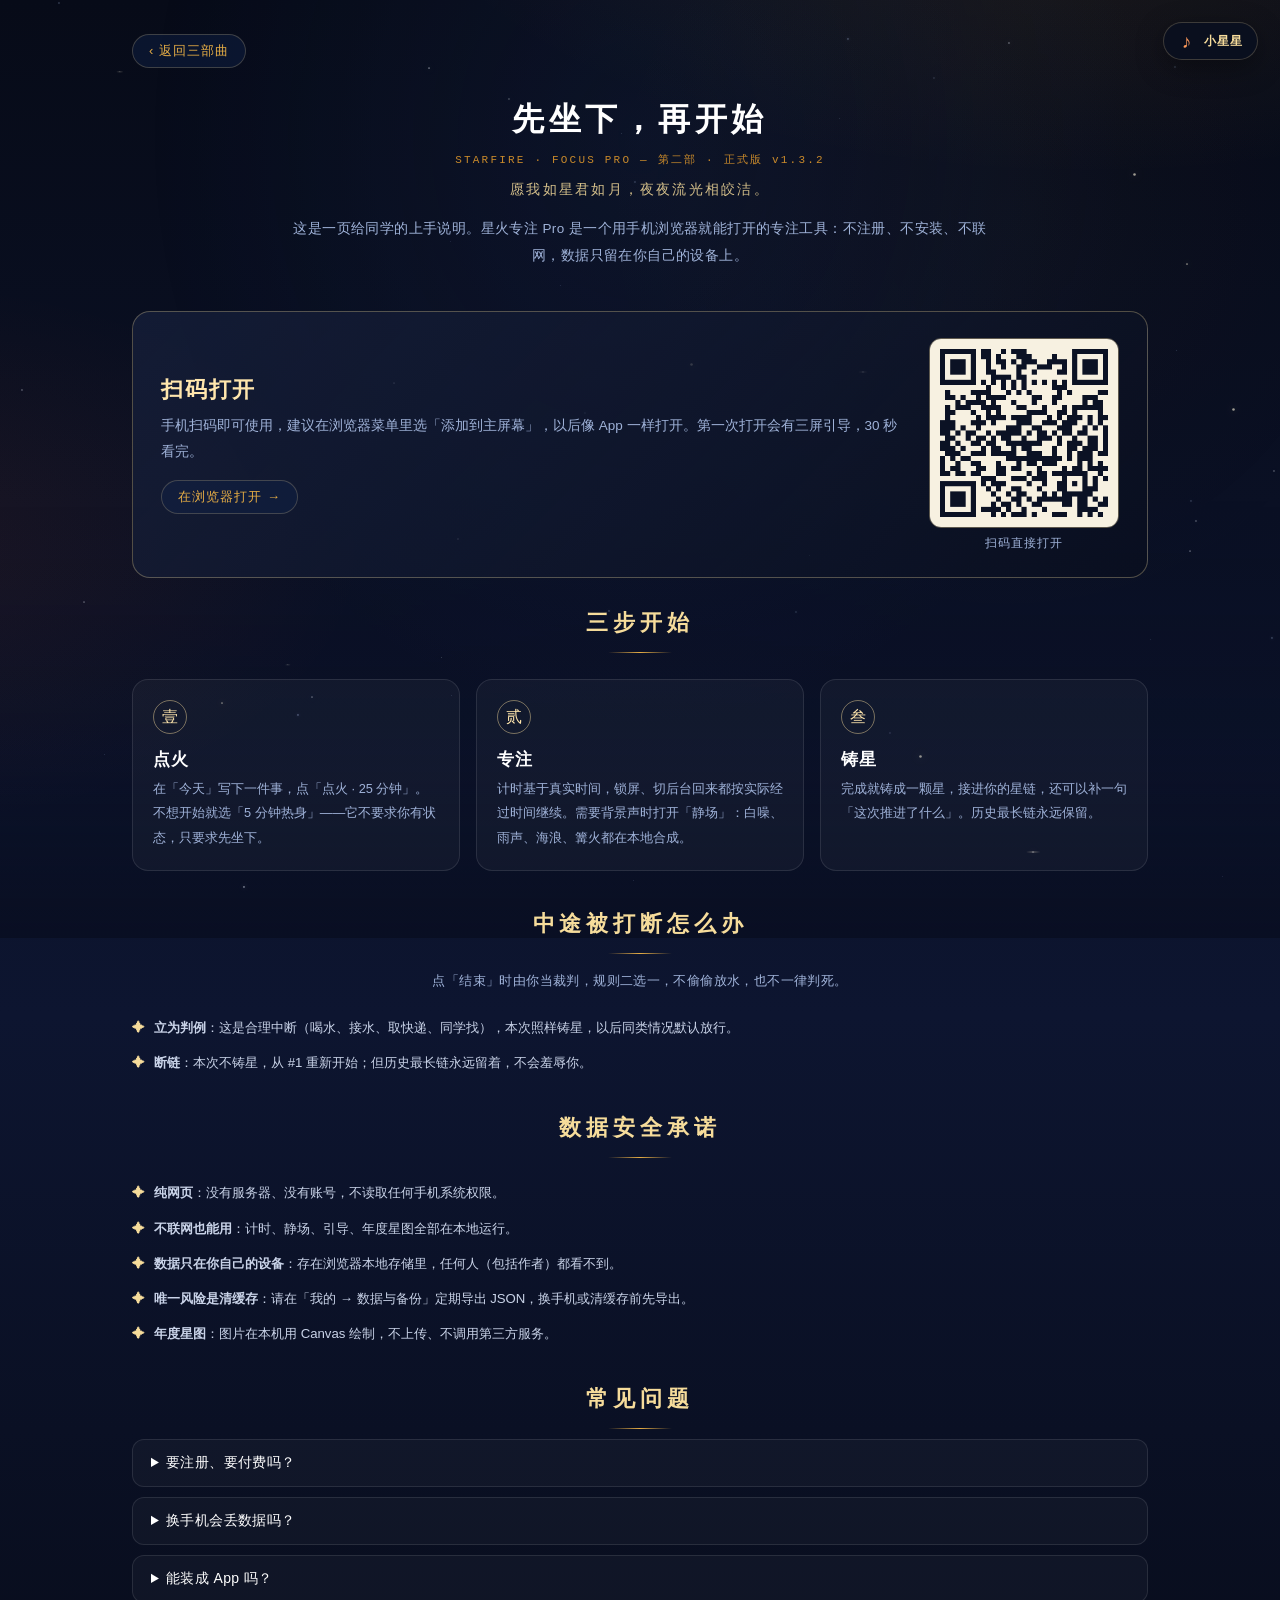
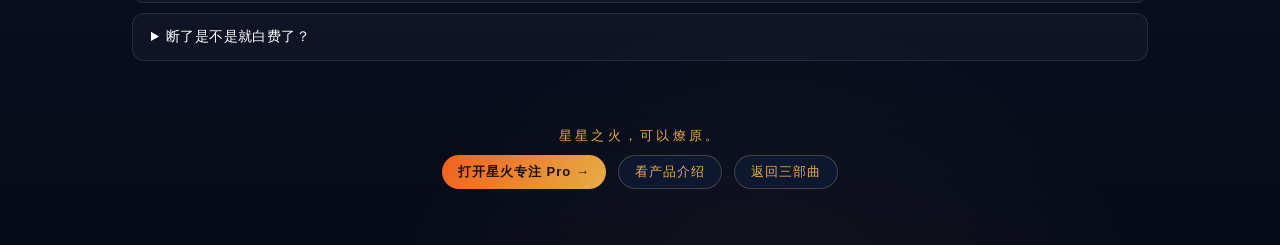
<file: projects/focus-start.html>
<!doctype html>
<html lang="zh-CN">
<head>
  <meta charset="utf-8">
  <meta name="viewport" content="width=device-width, initial-scale=1">
  <title>星火专注 Pro · 给同学的上手页</title>
  <meta name="description" content="星火专注 Pro 上手页：扫码打开、三步开始专注；纯网页、无账号、不联网，数据只在你自己的设备上。">
  <meta name="author" content="Esty">
  <meta name="theme-color" content="#070b18">
  <link rel="canonical" href="https://beeasy-l.github.io/starspark-trilogy/projects/focus-start.html">

  <meta property="og:locale" content="zh_CN">
  <meta property="og:type" content="article">
  <meta property="og:site_name" content="星火三部曲">
  <meta property="og:title" content="星火专注 Pro · 给同学的上手页">
  <meta property="og:description" content="扫码打开，三步开始专注：点火 → 计时 → 铸星。纯网页、无账号、不联网。">
  <meta property="og:url" content="https://beeasy-l.github.io/starspark-trilogy/projects/focus-start.html">
  <meta property="og:image" content="https://beeasy-l.github.io/starspark-trilogy/assets/social-card.jpg">
  <meta property="og:image:width" content="1200">
  <meta property="og:image:height" content="630">
  <meta name="twitter:card" content="summary_large_image">
  <meta name="twitter:title" content="星火专注 Pro · 给同学的上手页">
  <meta name="twitter:description" content="扫码打开，三步开始专注：点火 → 计时 → 铸星。">
  <meta name="twitter:image" content="https://beeasy-l.github.io/starspark-trilogy/assets/social-card.jpg">

  <link rel="stylesheet" href="../assets/site.css?v=20261028f">
  <script src="../assets/site.js?v=20261028d" defer></script>
  <style>
    .start-card{display:grid;grid-template-columns:1fr auto;gap:26px;align-items:center;margin-top:30px;
      padding:26px 28px;border:1px solid rgba(246,220,155,.3);border-radius:18px;
      background:linear-gradient(135deg,rgba(22,31,58,.8),rgba(10,15,30,.6))}
    .start-card h3{margin:0 0 8px;font-family:var(--serif);font-size:22px;color:var(--gold-hi,#ffe6ad);letter-spacing:.08em}
    .start-card p{margin:0 0 16px;color:var(--muted);font-size:13.5px;line-height:1.9}
    .qrbox{text-align:center}
    .qrbox img{width:190px;height:190px;border-radius:12px;border:1px solid rgba(246,220,155,.35);display:block}
    .qrbox small{display:block;margin-top:8px;color:var(--muted);font-size:11.5px;letter-spacing:.08em}
    .start-steps{display:grid;grid-template-columns:repeat(3,1fr);gap:16px;margin-top:26px}
    .start-step{padding:20px;border:1px solid rgba(255,255,255,.1);border-radius:16px;background:rgba(255,255,255,.035)}
    .start-step .no{width:34px;height:34px;border-radius:50%;border:1px solid rgba(246,220,155,.45);
      display:grid;place-items:center;color:var(--gold-hi,#ffe6ad);font-family:var(--serif);font-size:16px}
    .start-step h4{margin:14px 0 6px;font-family:var(--serif);font-size:17px;color:#fff;letter-spacing:.06em}
    .start-step p{margin:0;color:var(--muted);font-size:12.8px;line-height:1.9}
    .safety{list-style:none;margin:22px 0 0;padding:0;display:grid;gap:10px}
    .safety li{padding-left:22px;position:relative;color:var(--ink2,#c9d3e8);font-size:13.2px;line-height:1.9}
    .safety li::before{content:"✦";position:absolute;left:0;color:var(--gold,#f6dc9b)}
    details.faq{margin-top:10px;border:1px solid rgba(255,255,255,.1);border-radius:12px;padding:14px 18px;
      background:rgba(255,255,255,.03)}
    details.faq summary{cursor:pointer;color:#fff;font-size:14px;letter-spacing:.03em}
    details.faq p{margin:10px 0 0;color:var(--muted);font-size:13px;line-height:1.9}
    @media (max-width:720px){
      .start-card{grid-template-columns:1fr;text-align:center}
      .qrbox img{margin:0 auto}
      .start-steps{grid-template-columns:1fr}
    }
  </style>
</head>
<body data-page="detail" data-bgm-src="../assets/xiaoxingxing.mp3">
  <div class="starfield" id="starfield" aria-hidden="true">
    <div class="starfield__layer"></div>
    <div class="starfield__layer"></div>
    <div class="starfield__layer"></div>
  </div>

  <main class="wrap detail">
    <a class="back-btn" href="../index.html">‹ 返回三部曲</a>

    <header class="detail-hero">
      <h1 class="t">先坐下，再开始</h1>
      <div class="en">STARFIRE · FOCUS PRO — 第二部 · 正式版 v1.3.2</div>
      <p class="poem">愿我如星君如月，夜夜流光相皎洁。</p>
      <p class="intro">这是一页给同学的上手说明。星火专注 Pro 是一个用手机浏览器就能打开的专注工具：不注册、不安装、不联网，数据只留在你自己的设备上。</p>
    </header>

    <div class="start-card">
      <div>
        <h3>扫码打开</h3>
        <p>手机扫码即可使用，建议在浏览器菜单里选「添加到主屏幕」，以后像 App 一样打开。第一次打开会有三屏引导，30 秒看完。</p>
        <a class="back-btn primary" href="https://beeasy-l.github.io/starspark-focus/" target="_blank" rel="noopener">在浏览器打开 →</a>
      </div>
      <div class="qrbox">
        <img src="../assets/focus-qr.png" alt="扫码打开星火专注 Pro" width="190" height="190" loading="lazy">
        <small>扫码直接打开</small>
      </div>
    </div>

    <section class="section" aria-labelledby="steps-title">
      <h2 id="steps-title">三步开始</h2>
      <div class="start-steps">
        <article class="start-step">
          <div class="no">壹</div>
          <h4>点火</h4>
          <p>在「今天」写下一件事，点「点火 · 25 分钟」。不想开始就选「5 分钟热身」——它不要求你有状态，只要求先坐下。</p>
        </article>
        <article class="start-step">
          <div class="no">贰</div>
          <h4>专注</h4>
          <p>计时基于真实时间，锁屏、切后台回来都按实际经过时间继续。需要背景声时打开「静场」：白噪、雨声、海浪、篝火都在本地合成。</p>
        </article>
        <article class="start-step">
          <div class="no">叁</div>
          <h4>铸星</h4>
          <p>完成就铸成一颗星，接进你的星链，还可以补一句「这次推进了什么」。历史最长链永远保留。</p>
        </article>
      </div>
    </section>

    <section class="section" aria-labelledby="break-title">
      <h2 id="break-title">中途被打断怎么办</h2>
      <p class="lead">点「结束」时由你当裁判，规则二选一，不偷偷放水，也不一律判死。</p>
      <ul class="safety">
        <li><b>立为判例</b>：这是合理中断（喝水、接水、取快递、同学找），本次照样铸星，以后同类情况默认放行。</li>
        <li><b>断链</b>：本次不铸星，从 #1 重新开始；但历史最长链永远留着，不会羞辱你。</li>
      </ul>
    </section>

    <section class="section" aria-labelledby="safe-title">
      <h2 id="safe-title">数据安全承诺</h2>
      <ul class="safety">
        <li><b>纯网页</b>：没有服务器、没有账号，不读取任何手机系统权限。</li>
        <li><b>不联网也能用</b>：计时、静场、引导、年度星图全部在本地运行。</li>
        <li><b>数据只在你自己的设备</b>：存在浏览器本地存储里，任何人（包括作者）都看不到。</li>
        <li><b>唯一风险是清缓存</b>：请在「我的 → 数据与备份」定期导出 JSON，换手机或清缓存前先导出。</li>
        <li><b>年度星图</b>：图片在本机用 Canvas 绘制，不上传、不调用第三方服务。</li>
      </ul>
    </section>

    <section class="section" aria-labelledby="faq-title">
      <h2 id="faq-title">常见问题</h2>
      <details class="faq"><summary>要注册、要付费吗？</summary><p>不用注册，也不收费。它不是一个需要服务器的产品，打开网页就能用。</p></details>
      <details class="faq"><summary>换手机会丢数据吗？</summary><p>会。数据只存在当前浏览器里，请在旧手机「我的 → 数据与备份」导出 JSON，再到新设备导入合并。</p></details>
      <details class="faq"><summary>能装成 App 吗？</summary><p>可以。手机浏览器菜单里选「添加到主屏幕」，之后像 App 一样打开，离线也能用。</p></details>
      <details class="faq"><summary>断了是不是就白费了？</summary><p>不是。断链只是从 #1 重新开始，历史最长链和已经内化的国策都会保留；它不负责羞辱你。</p></details>
    </section>

    <footer>
      <div class="poem">星星之火，可以燎原。</div>
      <div class="footer-actions">
        <a class="back-btn primary" href="https://beeasy-l.github.io/starspark-focus/" target="_blank" rel="noopener">打开星火专注 Pro →</a>
        <a class="back-btn" href="focus.html">看产品介绍</a>
        <a class="back-btn" href="../index.html">返回三部曲</a>
      </div>
    </footer>
  </main>
</body>
</html>
</file>
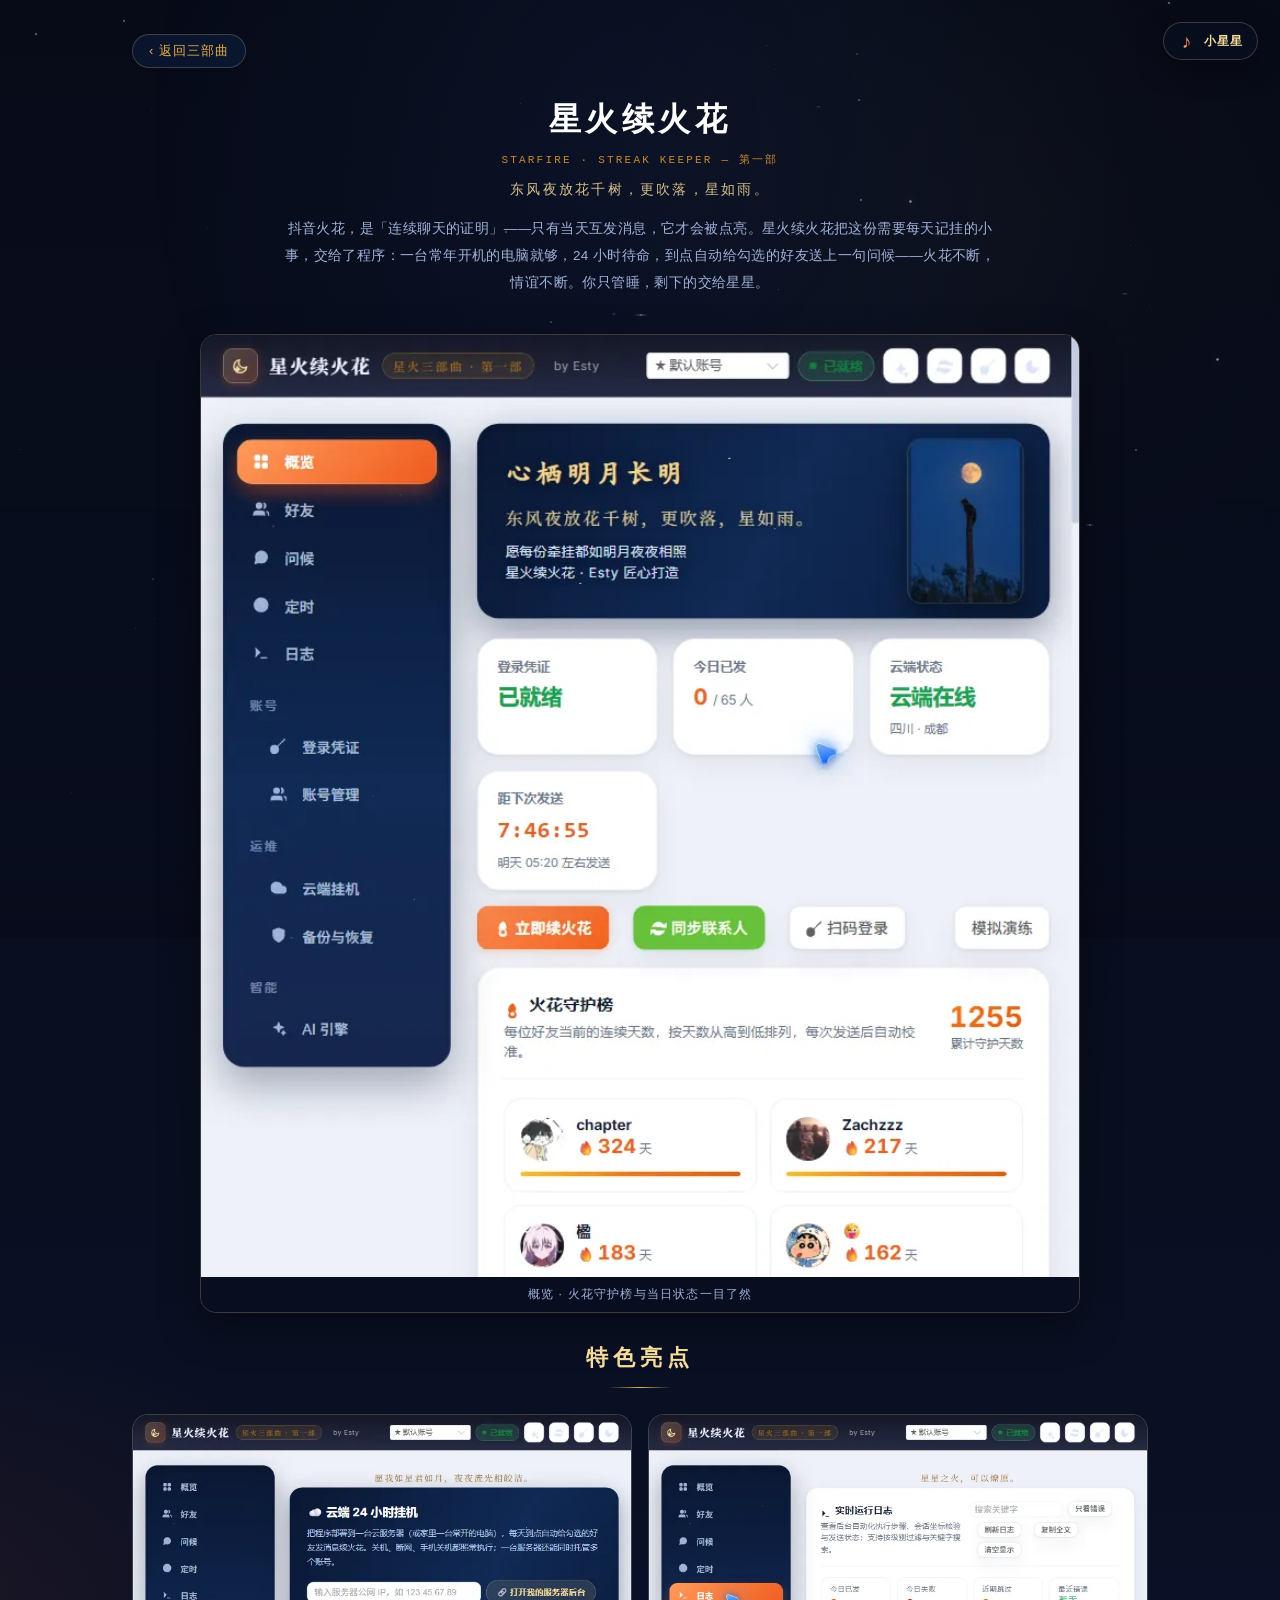
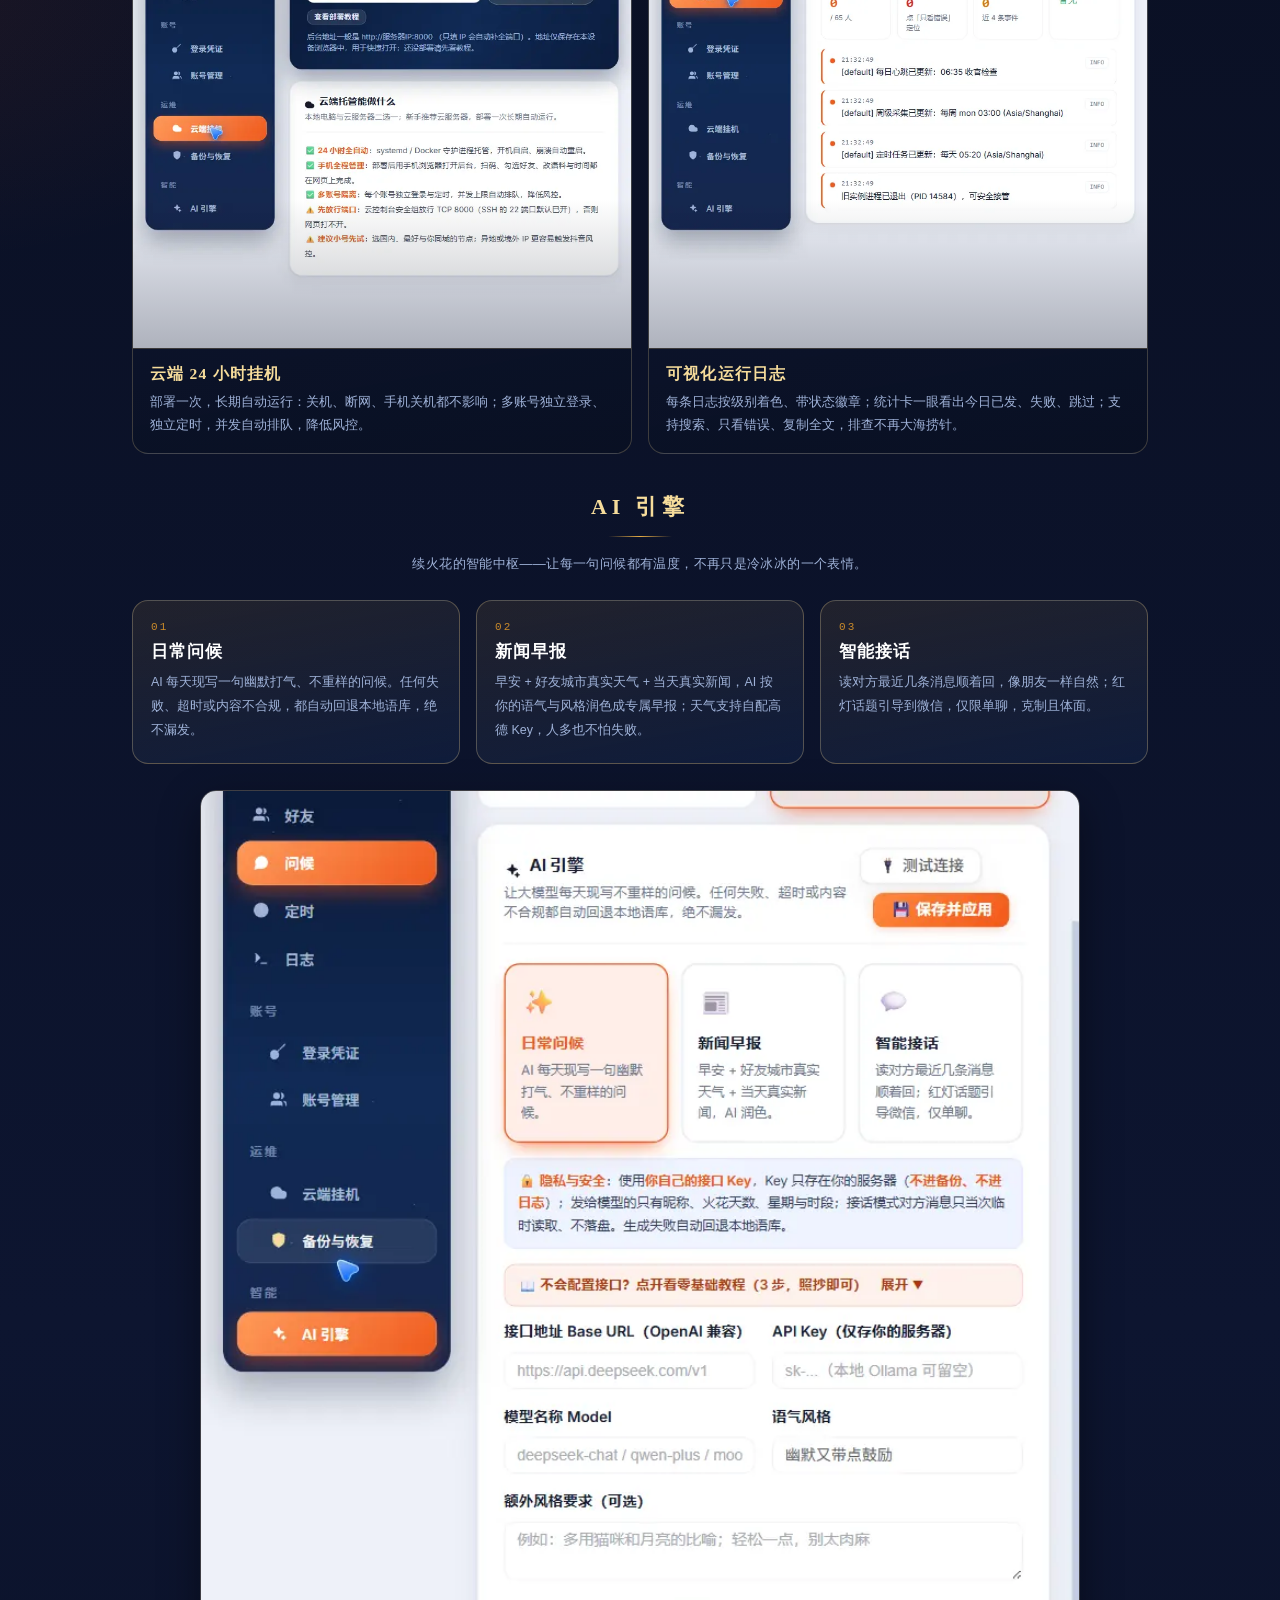
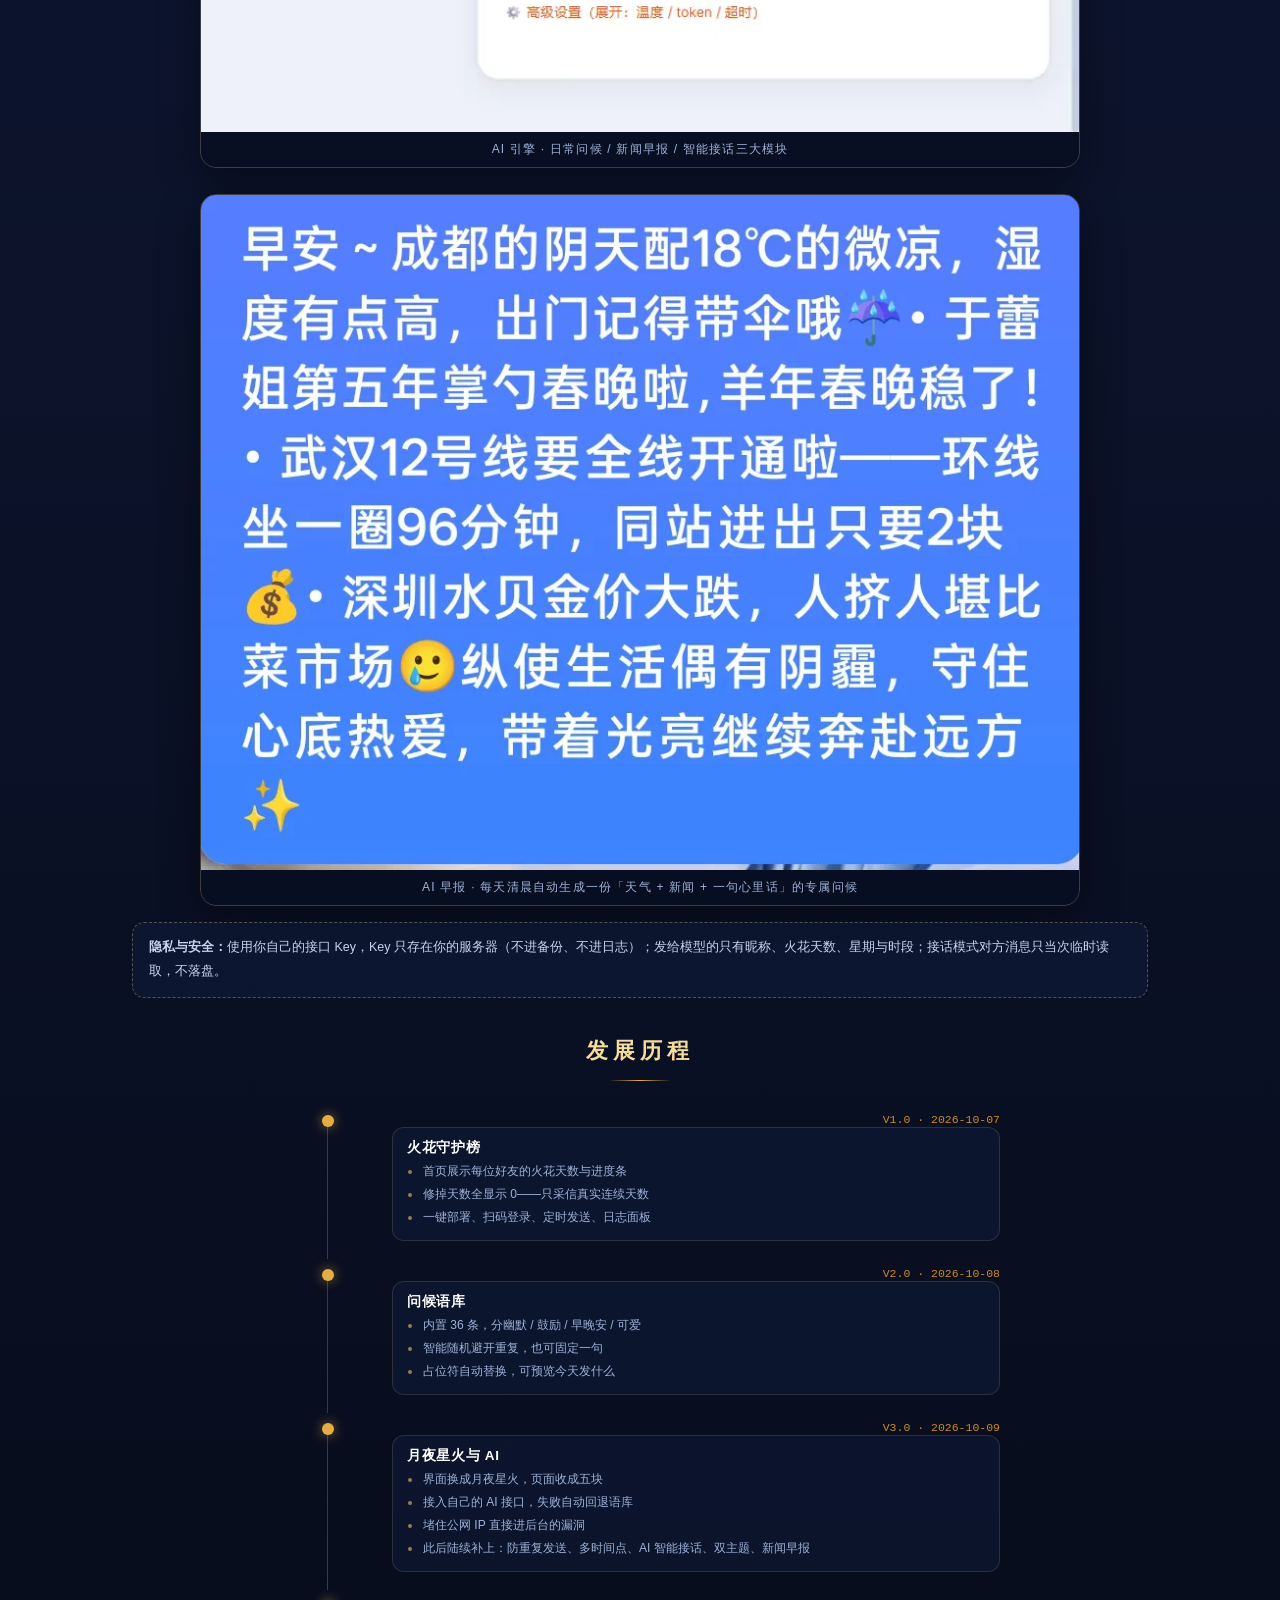
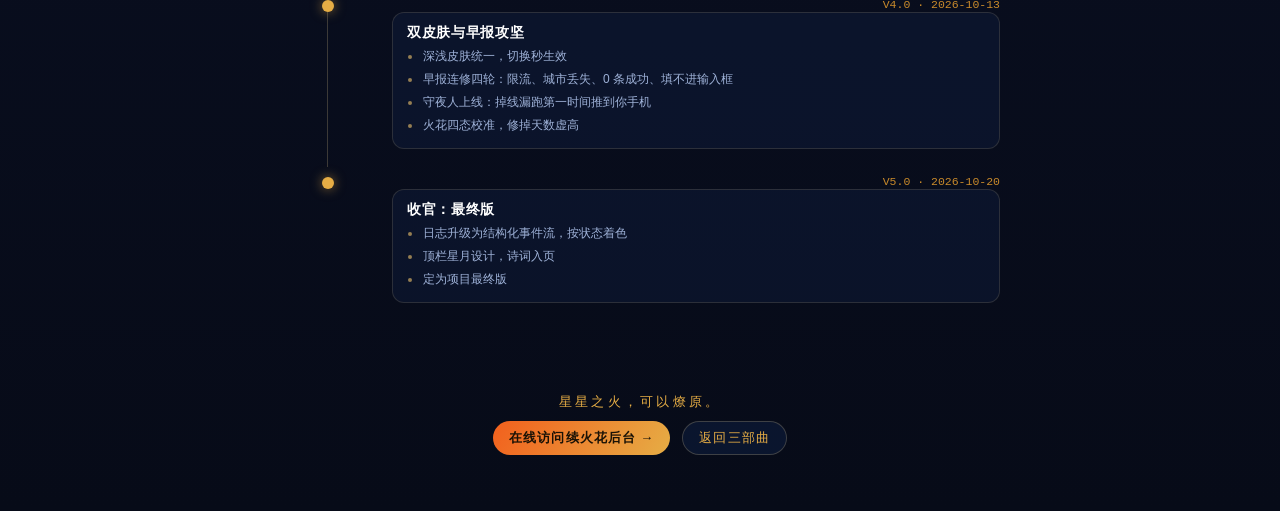
<file: projects/streak.html>
<!doctype html>
<html lang="zh-CN">
<head>
  <meta charset="utf-8">
  <meta name="viewport" content="width=device-width, initial-scale=1">
  <title>星火续火花 · 星火三部曲第一部</title>
  <meta name="description" content="星火续火花：云端 24 小时守护抖音火花，自动问候好友，并内置 AI 问候、新闻早报、智能接话与可视化运行日志。">
  <meta name="author" content="Esty">
  <meta name="theme-color" content="#070b18">
  <link rel="canonical" href="https://beeasy-l.github.io/starspark-trilogy/projects/streak.html">

  <meta property="og:locale" content="zh_CN">
  <meta property="og:type" content="article">
  <meta property="og:site_name" content="星火三部曲">
  <meta property="og:title" content="星火续火花 · 星火三部曲第一部">
  <meta property="og:description" content="云端 24 小时替你守着抖音火花：到点自动问候勾选的好友，AI 每天现写不重样的话，关机断网都不影响。你只管睡，剩下的交给星星。">
  <meta property="og:url" content="https://beeasy-l.github.io/starspark-trilogy/projects/streak.html">
  <meta property="og:image" content="https://beeasy-l.github.io/starspark-trilogy/assets/social-card.jpg">
  <meta property="og:image:type" content="image/jpeg">
  <meta property="og:image:width" content="1200">
  <meta property="og:image:height" content="630">
  <meta property="og:image:alt" content="星火三部曲：心栖明月长明—Esty">
  <meta name="twitter:card" content="summary_large_image">
  <meta name="twitter:title" content="星火续火花 · 星火三部曲第一部">
  <meta name="twitter:description" content="云端 24 小时替你守着抖音火花：到点自动问候勾选的好友，AI 每天现写不重样的话，关机断网都不影响。你只管睡，剩下的交给星星。">
  <meta name="twitter:image" content="https://beeasy-l.github.io/starspark-trilogy/assets/social-card.jpg">

  <link rel="stylesheet" href="../assets/site.css?v=20261028f">
  <script src="../assets/site.js?v=20261028d" defer></script>
<style>
/* 本页专属：801×859 的截图按自身比例显示，不用 4:3 裁掉三成 */
.feature .ph.soft{aspect-ratio:801/859}
</style>
</head>
<body data-page="detail" data-bgm-src='[{"src":"../assets/xiaoxingxing.mp3","label":"小星星","volume":0.0830},{"src":"../assets/moon.mp3","label":"月亮代表我的心","volume":0.1493}]'>
  <div class="starfield" id="starfield" aria-hidden="true">
    <div class="starfield__layer"></div>
    <div class="starfield__layer"></div>
    <div class="starfield__layer"></div>
  </div>

  <main class="wrap detail">
    <a class="back-btn" href="../index.html">‹ 返回三部曲</a>

    <header class="detail-hero">
      <h1 class="t">星火续火花</h1>
      <div class="en">STARFIRE · STREAK KEEPER — 第一部</div>
      <p class="poem">东风夜放花千树，更吹落，星如雨。</p>
      <p class="intro">抖音火花，是「连续聊天的证明」——只有当天互发消息，它才会被点亮。星火续火花把这份需要每天记挂的小事，交给了程序：一台常年开机的电脑就够，24 小时待命，到点自动给勾选的好友送上一句问候——火花不断，情谊不断。你只管睡，剩下的交给星星。</p>
    </header>

    <div class="big-shot">
      <img src="../assets/spark-overview.webp" width="801" height="859" alt="星火续火花概览，火花守护榜与当日状态" fetchpriority="high">
      <div class="cap">概览 · 火花守护榜与当日状态一目了然</div>
    </div>

    <section class="section" aria-labelledby="features-title">
      <h2 id="features-title">特色亮点</h2>
      <div class="features">
        <article class="feature">
          <div class="ph soft">
            <img src="../assets/spark-cloud.webp" width="801" height="859" alt="星火续火花云端挂机界面" loading="lazy">
          </div>
          <div class="body">
            <h4>云端 24 小时挂机</h4>
            <p>部署一次，长期自动运行：关机、断网、手机关机都不影响；多账号独立登录、独立定时，并发自动排队，降低风控。</p>
          </div>
        </article>
        <article class="feature">
          <div class="ph soft">
            <img src="../assets/spark-logs.webp" width="801" height="859" alt="星火续火花可视化运行日志" loading="lazy">
          </div>
          <div class="body">
            <h4>可视化运行日志</h4>
            <p>每条日志按级别着色、带状态徽章；统计卡一眼看出今日已发、失败、跳过；支持搜索、只看错误、复制全文，排查不再大海捞针。</p>
          </div>
        </article>
      </div>
    </section>

    <section class="section" aria-labelledby="ai-title">
      <h2 id="ai-title">AI 引擎</h2>
      <p class="lead">续火花的智能中枢——让每一句问候都有温度，不再只是冷冰冰的一个表情。</p>
      <div class="ai-grid">
        <article class="ai-card">
          <div class="n">01</div>
          <h4>日常问候</h4>
          <p>AI 每天现写一句幽默打气、不重样的问候。任何失败、超时或内容不合规，都自动回退本地语库，绝不漏发。</p>
        </article>
        <article class="ai-card">
          <div class="n">02</div>
          <h4>新闻早报</h4>
          <p>早安 + 好友城市真实天气 + 当天真实新闻，AI 按你的语气与风格润色成专属早报；天气支持自配高德 Key，人多也不怕失败。</p>
        </article>
        <article class="ai-card">
          <div class="n">03</div>
          <h4>智能接话</h4>
          <p>读对方最近几条消息顺着回，像朋友一样自然；红灯话题引导到微信，仅限单聊，克制且体面。</p>
        </article>
      </div>
      <div class="big-shot">
        <img src="../assets/spark-ai.webp" width="801" height="859" alt="星火续火花 AI 引擎设置页面" loading="lazy">
        <div class="cap">AI 引擎 · 日常问候 / 新闻早报 / 智能接话三大模块</div>
      </div>
      <div class="big-shot">
        <img src="../assets/spark-morning.webp" width="895" height="688" alt="星火续火花 AI 早报效果：成都天气、当日新闻与励志短句" loading="lazy">
        <div class="cap">AI 早报 · 每天清晨自动生成一份「天气 + 新闻 + 一句心里话」的专属问候</div>
      </div>
      <div class="ai-note"><b>隐私与安全：</b>使用你自己的接口 Key，Key 只存在你的服务器（不进备份、不进日志）；发给模型的只有昵称、火花天数、星期与时段；接话模式对方消息只当次临时读取，不落盘。</div>
    </section>

    <section class="section" aria-labelledby="history-title">
      <h2 id="history-title">发展历程</h2>
      <div class="timeline">
        <article class="tl">
          <div class="dot" aria-hidden="true"></div>
          <div class="when">V1.0 &#183; 2026-10-07</div>
          <div class="what">
            <b>火花守护榜</b>
            <ul><li>首页展示每位好友的火花天数与进度条</li><li>修掉天数全显示 0——只采信真实连续天数</li><li>一键部署、扫码登录、定时发送、日志面板</li></ul>
          </div>
        </article>
        <article class="tl">
          <div class="dot" aria-hidden="true"></div>
          <div class="when">V2.0 &#183; 2026-10-08</div>
          <div class="what">
            <b>问候语库</b>
            <ul><li>内置 36 条，分幽默 / 鼓励 / 早晚安 / 可爱</li><li>智能随机避开重复，也可固定一句</li><li>占位符自动替换，可预览今天发什么</li></ul>
          </div>
        </article>
        <article class="tl">
          <div class="dot" aria-hidden="true"></div>
          <div class="when">V3.0 &#183; 2026-10-09</div>
          <div class="what">
            <b>月夜星火与 AI</b>
            <ul><li>界面换成月夜星火，页面收成五块</li><li>接入自己的 AI 接口，失败自动回退语库</li><li>堵住公网 IP 直接进后台的漏洞</li><li>此后陆续补上：防重复发送、多时间点、AI 智能接话、双主题、新闻早报</li></ul>
          </div>
        </article>
        <article class="tl">
          <div class="dot" aria-hidden="true"></div>
          <div class="when">V4.0 &#183; 2026-10-13</div>
          <div class="what">
            <b>双皮肤与早报攻坚</b>
            <ul><li>深浅皮肤统一，切换秒生效</li><li>早报连修四轮：限流、城市丢失、0 条成功、填不进输入框</li><li>守夜人上线：掉线漏跑第一时间推到你手机</li><li>火花四态校准，修掉天数虚高</li></ul>
          </div>
        </article>
        <article class="tl">
          <div class="dot" aria-hidden="true"></div>
          <div class="when">V5.0 &#183; 2026-10-20</div>
          <div class="what">
            <b>收官：最终版</b>
            <ul><li>日志升级为结构化事件流，按状态着色</li><li>顶栏星月设计，诗词入页</li><li>定为项目最终版</li></ul>
          </div>
        </article>
      </div>
    </section>

    <footer>
      <div class="poem">星星之火，可以燎原。</div>
      <div class="footer-actions">
        <a class="back-btn primary" href="http://8.137.60.56:8000" target="_blank" rel="noopener">在线访问续火花后台 →</a>
        <a class="back-btn" href="../index.html">返回三部曲</a>
      </div>
    </footer>
  </main>
</body>
</html>
</file>
<file: assets/site.css>
:root{
  --bg:#070b18;
  --bg2:#0d1530;
  --bg3:#122449;
  --gold:#f6dc9b;
  --gold2:#e6ad45;
  --gold3:#c98a2b;
  --fire:#f2601d;
  --fire2:#ff9a5a;
  --text:#eef3ff;
  --muted:#9fb2d8;
  --line:rgba(246,220,155,.22);
  --panel:rgba(18,36,73,.48);
  --serif:"Noto Serif SC","Source Han Serif SC","Songti SC","STSong","SimSun",serif;
  --sans:"Inter",-apple-system,"PingFang SC","Microsoft YaHei",sans-serif;
  --mono:"SF Mono",ui-monospace,Menlo,Consolas,monospace;
}

*{margin:0;padding:0;box-sizing:border-box}
html{scroll-behavior:smooth}
body{
  min-height:100vh;
  overflow-x:hidden;
  color:var(--text);
  font-family:var(--sans);
  background:
    radial-gradient(1200px 600px at 85% -10%,rgba(230,173,69,.12),transparent 60%),
    radial-gradient(900px 500px at -10% 30%,rgba(242,92,29,.08),transparent 55%),
    radial-gradient(700px 700px at 60% 110%,rgba(246,220,155,.06),transparent 60%),
    linear-gradient(180deg,#070b18,#0d1530 55%,#070b18);
}
a{color:inherit}
button,a{-webkit-tap-highlight-color:transparent}
button:focus-visible,a:focus-visible{outline:2px solid var(--gold);outline-offset:4px}
.wrap{position:relative;z-index:2;max-width:1060px;margin:0 auto;padding:0 22px}
.site-audio{display:none}
.bgm-toggle{
  position:absolute;right:22px;top:22px;z-index:20;
  display:inline-flex;align-items:center;gap:8px;padding:9px 14px;
  color:var(--gold);font:600 12px/1 var(--sans);letter-spacing:.08em;
  border:1px solid var(--line);border-radius:999px;
  background:rgba(9,15,32,.82);box-shadow:0 8px 28px rgba(0,0,0,.34);
  backdrop-filter:blur(12px);cursor:pointer;
  transition:border-color .2s ease,background .2s ease,transform .2s ease;
}
.bgm-toggle:hover{
  border-color:rgba(246,220,155,.45);
  background:rgba(18,36,73,.9);transform:translateY(-2px);
}
.bgm-toggle__note{
  display:inline-grid;place-items:center;width:18px;height:18px;
  color:var(--fire2);font-family:var(--serif);font-size:19px;line-height:1;
}
.bgm-toggle[aria-pressed="true"] .bgm-toggle__note{
  animation:music-pulse 1.6s ease-in-out infinite;
}
@keyframes music-pulse{
  0%,100%{transform:scale(.92);opacity:.72}
  50%{transform:scale(1.12);opacity:1;text-shadow:0 0 10px rgba(242,96,29,.7)}
}
body.detail-open{overflow:hidden}
.detail-overlay{
  position:fixed;inset:0;z-index:40;background:var(--bg);
}
.detail-overlay[hidden]{display:none}
.detail-overlay__frame{
  display:block;width:100%;height:100%;border:0;background:var(--bg);
}
.detail-overlay__toolbar{
  position:fixed;top:18px;right:18px;z-index:2;
  display:flex;align-items:center;gap:8px;
}
.detail-overlay__toolbar .bgm-toggle{position:static}
.detail-overlay__close{
  display:grid;place-items:center;width:38px;height:38px;padding:0;
  color:var(--gold);font:300 25px/1 var(--sans);
  border:1px solid var(--line);border-radius:50%;
  background:rgba(9,15,32,.82);box-shadow:0 8px 28px rgba(0,0,0,.34);
  backdrop-filter:blur(12px);cursor:pointer;
  transition:border-color .2s ease,background .2s ease,transform .2s ease;
}
.detail-overlay__close:hover{
  border-color:rgba(246,220,155,.45);
  background:rgba(18,36,73,.9);transform:rotate(4deg);
}
.sr-only{
  position:absolute;width:1px;height:1px;padding:0;margin:-1px;
  overflow:hidden;clip:rect(0,0,0,0);white-space:nowrap;border:0;
}

/* Starfield: one restrained focal effect, generated in assets/site.js. */
.starfield{
  position:fixed;inset:-3vmax;
  z-index:0;overflow:hidden;pointer-events:none;
  transition:opacity .35s ease;
}
.starfield::before{
  content:"";position:absolute;inset:0;
  background:
    radial-gradient(ellipse at 50% 18%,rgba(43,69,127,.22),transparent 52%),
    radial-gradient(circle at 77% 26%,rgba(230,173,69,.045),transparent 32%),
    linear-gradient(180deg,transparent 55%,rgba(7,11,24,.2) 82%,rgba(7,11,24,.78));
}
.starfield__layer{position:absolute;inset:0;will-change:transform}
.star{
  position:absolute;left:var(--x);top:var(--y);
  width:var(--size);height:var(--size);border-radius:50%;
  opacity:var(--star-opacity);background:var(--star-color);
  box-shadow:0 0 calc(var(--size) * 3) rgba(215,229,255,.55);
  transform:scale(.85);
  animation:twinkle var(--duration) var(--delay) ease-in-out infinite;
}
.star--mid{
  box-shadow:0 0 calc(var(--size) * 4) rgba(228,237,255,.68);
}
.star--near{
  background:#fff8dd;
  box-shadow:
    0 0 calc(var(--size) * 4) rgba(255,244,204,.8),
    0 0 calc(var(--size) * 8) rgba(230,173,69,.25);
}
.star--glint::before,
.star--glint::after{
  content:"";position:absolute;left:50%;top:50%;border-radius:99px;
  background:linear-gradient(90deg,transparent,rgba(255,242,207,.9),transparent);
  transform:translate(-50%,-50%);
}
.star--glint::before{width:calc(var(--size) * 7);height:1px}
.star--glint::after{width:1px;height:calc(var(--size) * 7)}
.meteor{
  position:absolute;left:var(--meteor-x);top:var(--meteor-y);
  width:var(--meteor-length);height:1.5px;border-radius:99px;
  opacity:0;transform-origin:100% 50%;
  background:linear-gradient(
    90deg,
    transparent 0%,
    rgba(159,178,216,.12) 28%,
    rgba(246,220,155,.72) 72%,
    #fffdf2 100%
  );
  filter:drop-shadow(0 0 5px rgba(246,220,155,.7));
  animation:
    meteor-fall var(--meteor-duration) var(--meteor-delay)
    linear infinite;
}
.meteor::after{
  content:"";position:absolute;right:-1px;top:50%;
  width:3px;height:3px;border-radius:50%;background:#fffdf2;
  box-shadow:0 0 8px rgba(255,244,204,.95);
  transform:translateY(-50%);
}
.meteor--soft{height:1px;opacity:0;filter:drop-shadow(0 0 3px rgba(193,211,244,.55))}

@keyframes twinkle{
  0%,100%{opacity:calc(var(--star-opacity) * .48);transform:scale(.82)}
  48%{opacity:var(--star-opacity);transform:scale(1)}
}
@keyframes meteor-fall{
  0%,12%{opacity:0;transform:translate3d(120px,-55px,0) rotate(var(--meteor-angle)) scaleX(.35)}
  18%{opacity:.32}
  23%{opacity:1}
  58%{opacity:.7}
  66%,100%{opacity:0;transform:translate3d(var(--meteor-move-x),var(--meteor-move-y),0) rotate(var(--meteor-angle)) scaleX(1)}
}
@media (hover:none) and (pointer:coarse){
  .starfield__layer{animation:star-drift 18s ease-in-out infinite alternate}
  .starfield__layer:nth-child(2){animation-duration:23s;animation-direction:alternate-reverse}
  .starfield__layer:nth-child(3){animation-duration:29s}
}
@keyframes star-drift{
  from{transform:translate3d(-7px,3px,0)}
  to{transform:translate3d(9px,-6px,0)}
}
body[data-page="detail"] .starfield{opacity:.62}

/* Hero */
.hero{position:relative;z-index:2;text-align:center;padding:66px 22px 42px}
.logo{
  width:74px;height:74px;margin:0 auto 21px;
  border:1px solid var(--line);border-radius:22px;
  background:linear-gradient(160deg,rgba(246,220,155,.14),rgba(242,92,29,.16));
  box-shadow:0 12px 38px rgba(242,92,29,.18),inset 0 1px rgba(255,255,255,.08);
  display:grid;place-items:center;
}
.logo svg{width:43px;height:43px}
.hero .kicker{
  color:var(--gold2);font-family:var(--serif);
  font-size:12px;letter-spacing:.5em;margin-bottom:14px;
}
.hero h1{
  color:transparent;font-family:var(--serif);font-size:44px;font-weight:700;
  line-height:1.15;letter-spacing:.12em;
  background:linear-gradient(180deg,#ffe9b8,#e6ad45 62%,#b07a20);
  -webkit-background-clip:text;background-clip:text;
  filter:drop-shadow(0 3px 24px rgba(230,173,69,.22));
}
.hero .poem{
  margin-top:15px;color:var(--gold);font-family:var(--serif);
  font-size:14.5px;line-height:1.8;letter-spacing:.2em;opacity:.88;
}
.hero .sub{
  margin-top:12px;color:var(--muted);font-size:14px;
  line-height:2;letter-spacing:.04em;text-align:center;
}
.trilogy-line{
  margin-top:19px;color:var(--fire2);font-family:var(--serif);
  font-size:13.5px;letter-spacing:.35em;
}

/* Shared section language */
.section{position:relative;z-index:2;padding:30px 0 8px}
.section h2{
  text-align:center;color:var(--gold);font-family:var(--serif);
  font-size:22px;letter-spacing:.22em;margin-bottom:8px;
}
.section h2::after{
  content:"";display:block;width:64px;height:1px;margin:14px auto 0;
  background:linear-gradient(90deg,transparent,var(--gold2),transparent);
}
.section .lead{
  margin-top:14px;color:var(--muted);font-size:13px;
  line-height:1.95;text-align:center;letter-spacing:.03em;
}

/* Home: three ideas */
.pillars{display:grid;grid-template-columns:repeat(3,1fr);gap:16px;margin-top:24px}
.pillar{
  padding:23px 19px;text-align:center;border:1px solid var(--line);border-radius:16px;
  background:linear-gradient(170deg,rgba(18,36,73,.54),rgba(9,15,32,.66));
  box-shadow:0 8px 26px rgba(0,0,0,.24);
}
.pillar .no{color:var(--gold2);font-family:var(--serif);font-size:13px;letter-spacing:.3em}
.pillar h3{margin:8px 0;font-family:var(--serif);font-size:17px;letter-spacing:.1em}
.pillar p{color:var(--muted);font-size:12.8px;line-height:1.9}

/* Home: project cards */
.cards{display:grid;grid-template-columns:repeat(3,1fr);gap:18px;margin-top:28px}
.card{
  position:relative;display:flex;flex-direction:column;
  padding:29px 22px 22px;border:1px solid var(--line);border-radius:18px;
  background:linear-gradient(175deg,rgba(20,38,76,.62),rgba(9,15,32,.72));
  box-shadow:0 10px 32px rgba(0,0,0,.22);
  transition:transform .25s ease,box-shadow .25s ease,border-color .25s ease;
}
.card:hover{
  transform:translateY(-5px);border-color:rgba(246,220,155,.4);
  box-shadow:0 20px 48px rgba(0,0,0,.42);
}
.card .tag{
  position:absolute;top:14px;right:14px;padding:3px 10px;
  border:1px solid var(--line);border-radius:20px;color:var(--gold3);
  font-family:var(--mono);font-size:10.5px;letter-spacing:.08em;
}
.card .tag.done{color:#7ee2a8;border-color:rgba(126,226,168,.35)}
.card .tag.tbd{color:var(--muted);border-color:rgba(159,178,216,.25)}
.card .ico{
  width:52px;height:52px;margin-bottom:16px;border:1px solid var(--line);border-radius:14px;
  display:grid;place-items:center;
  background:linear-gradient(150deg,rgba(246,220,155,.16),rgba(242,92,29,.2));
}
.card .ico svg{width:28px;height:28px}
.card h3{color:#fff;font-family:var(--serif);font-size:20px;letter-spacing:.08em}
.card .en{
  margin-top:6px;color:var(--gold3);font-family:var(--mono);
  font-size:10.5px;letter-spacing:.12em;
}
.card .desc{flex:1;margin:14px 0 6px;color:var(--muted);font-size:13px;line-height:1.9}
.card .feat{list-style:none;margin:8px 0 18px}
.card .feat li{
  position:relative;padding-left:16px;color:var(--text);
  font-size:12.5px;line-height:2;
}
.card .feat li::before{
  content:"✦";position:absolute;left:0;top:0;color:var(--gold2);font-size:11px;
}
.card .link{
  display:inline-block;width:100%;padding:10px 14px;
  border-radius:10px;font-size:13px;line-height:1.5;letter-spacing:.06em;
  text-align:center;text-decoration:none;
}
.card .link.go{
  color:#1a1206;font-weight:650;
  background:linear-gradient(120deg,#f2601d,#e6ad45);
  transition:filter .2s ease,box-shadow .2s ease;
}
.card .link.go:hover{filter:brightness(1.08);box-shadow:0 8px 24px rgba(242,96,29,.22)}
.card .link.later{
  color:var(--muted);border:1px solid var(--line);background:rgba(255,255,255,.06);
}

/* Timeline */
.timeline{max-width:720px;margin:30px auto 0}
.tl{
  position:relative;display:grid;grid-template-columns:96px 1fr;
  column-gap:16px;padding-bottom:24px;
}
.tl::before{
  content:"";position:absolute;left:47px;top:6px;bottom:6px;
  width:1px;background:var(--line);
}
.tl:last-child::before{display:none}
.tl .dot{
  position:relative;z-index:1;width:12px;height:12px;margin-top:4px;
  border-radius:50%;background:var(--gold2);
  box-shadow:0 0 12px rgba(230,173,69,.6);justify-self:center;
}
.tl .when{
  padding-top:2px;text-align:right;color:var(--gold3);
  font-family:var(--mono);font-size:11.5px;
}
.tl .what{
  grid-column:2;padding:10px 14px;border:1px solid rgba(246,220,155,.14);
  border-radius:12px;background:rgba(18,36,73,.35);
}
.tl .what b{color:#fff;font-size:13.5px;letter-spacing:.05em}
.tl .what p{margin-top:3px;color:var(--muted);font-size:12px;line-height:1.8}
.tl .what ul{margin:4px 0 0;padding-left:15px;color:var(--muted);font-size:12px;line-height:1.75}
.tl .what li{margin:2px 0;padding-left:1px}
.tl .what li::marker{color:rgba(242,198,109,.6)}

/* Epilogue */
.epilogue{
  margin-top:28px;padding:34px 26px;border:1px solid var(--line);border-radius:18px;
  background:
    radial-gradient(500px 180px at 50% 0%,rgba(230,173,69,.08),transparent),
    linear-gradient(175deg,rgba(18,36,73,.46),rgba(9,15,32,.62));
  text-align:center;
}
.epilogue .k{color:var(--gold2);font-family:"Songti SC","STSong","SimSun","宋体",var(--serif);font-size:16px;letter-spacing:.42em;text-indent:.42em}
.seal-btn{
  position:relative;isolation:isolate;
  display:inline-flex;align-items:center;justify-content:center;gap:13px;
  padding:16px 44px;margin-top:18px;border:none;border-radius:999px;
  font-family:"Songti SC","STSong","SimSun","宋体",var(--serif);
  font-size:17px;font-weight:400;letter-spacing:.52em;text-indent:.52em;
  color:#f7dc95;cursor:pointer;
  background:
    radial-gradient(120% 180% at 50% -40%,rgba(255,244,210,.14),transparent 58%),
    linear-gradient(180deg,rgba(255,236,190,.055),rgba(255,236,190,.012) 46%,rgba(0,0,0,.16)),
    rgba(12,20,42,.30);
  box-shadow:
    inset 0 0 0 1px rgba(250,228,170,.46),
    inset 0 1px 0 rgba(255,250,232,.30),
    inset 0 -1px 0 rgba(0,0,0,.28),
    0 12px 32px rgba(0,0,0,.44),
    0 0 30px rgba(242,198,109,.16);
  transition:transform .32s cubic-bezier(.22,.61,.36,1),box-shadow .32s,background .32s,padding .35s,font-size .35s,margin .35s;
}
/* 内圈发丝线：双层金环 */
.seal-btn::after{
  content:"";position:absolute;inset:4px;border-radius:999px;
  border:1px solid rgba(246,220,155,.24);pointer-events:none;z-index:-1;
}
.seal-btn:hover{
  transform:translateY(-2px);
  background:
    radial-gradient(120% 180% at 50% -40%,rgba(255,248,222,.22),transparent 58%),
    linear-gradient(180deg,rgba(255,238,196,.09),rgba(255,238,196,.02) 46%,rgba(0,0,0,.18)),
    rgba(14,24,50,.34);
  box-shadow:
    inset 0 0 0 1px rgba(255,242,198,.80),
    inset 0 1px 0 rgba(255,252,240,.42),
    inset 0 -1px 0 rgba(0,0,0,.30),
    0 16px 38px rgba(0,0,0,.48),
    0 0 44px rgba(242,198,109,.34);
}
.seal-btn:active{transform:translateY(0) scale(.997)}
/* 展开后按钮收小，不挡正文 */
.epilogue.is-open .seal-btn{
  margin-top:16px;
  padding:8px 22px;gap:7px;
  font-size:12.5px;letter-spacing:.30em;text-indent:.30em;
  box-shadow:
    inset 0 0 0 1px rgba(250,228,170,.34),
    inset 0 1px 0 rgba(255,250,232,.18),
    0 5px 16px rgba(0,0,0,.36);
}
.epilogue.is-open .seal-btn::after{inset:3px;border-color:rgba(246,220,155,.16)}
.epilogue.is-open .seal-btn .seal-btn__ico{font-size:11px}
.epilogue.is-open .seal-btn:hover{transform:translateY(-1px)}
.seal-btn:active{transform:translateY(0)}
.seal-btn:focus-visible{outline:2px solid var(--gold2);outline-offset:4px}
.seal-btn .seal-btn__ico{
  font-size:15px;line-height:1;letter-spacing:0;text-indent:0;
  color:#f2d08a;opacity:.92;
  filter:drop-shadow(0 0 7px rgba(242,198,109,.45));
}
.seal-btn .seal-btn__text{
  background:linear-gradient(180deg,#fff9e8 0%,#f9d992 34%,#c9973a 56%,#ffeec2 78%,#f4cd79 100%);
  -webkit-background-clip:text;background-clip:text;
  -webkit-text-fill-color:transparent;color:transparent;
  filter:drop-shadow(0 1px 0 rgba(74,44,8,.55)) drop-shadow(0 0 7px rgba(242,198,109,.6));
}
.epilogue p{
  max-width:720px;margin:0 auto;color:#d5def2;
  font-size:13.5px;line-height:2.1;letter-spacing:.02em;
}
.epilogue .poem{
  margin:14px auto 10px;max-width:720px;color:var(--gold);font-family:var(--serif);
  font-size:15px;letter-spacing:.2em;line-height:2;text-align:center;
}
.epilogue .poem br{display:none}
.epilogue p b{color:var(--fire2);font-weight:600}
.epilogue-body{
  display:grid;grid-template-rows:0fr;opacity:0;
  transition:grid-template-rows .85s cubic-bezier(.22,.61,.36,1),opacity .6s ease;
}
.epilogue-body > .epilogue-inner{overflow:hidden;min-height:0}
.epilogue.is-open .epilogue-body{grid-template-rows:1fr;opacity:1;margin-top:14px}
.epilogue-thought{max-width:720px;margin:0 auto;text-align:left}
.epilogue-thought p{text-align:left}
.epilogue-thought p+p{margin-top:15px}
.epilogue .closing-line{
  margin-top:22px;color:var(--gold);font-family:var(--serif);
  font-size:15px;letter-spacing:.1em;text-align:center;
}
.epilogue .closing-line b{
  color:var(--gold);font-weight:600;
  text-shadow:0 0 18px rgba(230,173,69,.22);
}
.epilogue .sig{margin-top:16px;color:var(--gold3);font-family:var(--serif);font-size:13px;letter-spacing:.15em}

/* Detail pages */
.detail{padding-top:34px;padding-bottom:18px}
.back-btn{
  display:inline-flex;align-items:center;gap:6px;padding:7px 16px;
  color:var(--gold2);font-size:13px;letter-spacing:.08em;text-decoration:none;
  border:1px solid var(--line);border-radius:20px;background:rgba(18,36,73,.44);
  transition:background .2s ease,border-color .2s ease;
}
.back-btn:hover{background:rgba(230,173,69,.14);border-color:rgba(246,220,155,.36)}
.detail-hero{padding:30px 0 12px;text-align:center}
.detail-hero .t{color:#fff;font-family:var(--serif);font-size:32px;letter-spacing:.14em}
.detail-hero .en{
  margin-top:10px;color:var(--gold3);font-family:var(--mono);
  font-size:11px;letter-spacing:.2em;
}
.detail-hero .poem{
  margin-top:14px;color:var(--gold);font-family:var(--serif);
  font-size:14px;letter-spacing:.16em;opacity:.86;text-align:center;
}
.detail-hero .poem br{display:none}
.detail-hero .intro{
  max-width:720px;margin:16px auto 0;color:var(--muted);
  font-size:13.5px;line-height:2;letter-spacing:.03em;
}
.big-shot{
  max-width:880px;margin:26px auto 0;overflow:hidden;
  border:1px solid var(--line);border-radius:16px;
  box-shadow:0 14px 40px rgba(0,0,0,.4);
}
.big-shot img{display:block;width:100%;height:auto}
.big-shot .cap{
  padding:9px 12px;background:rgba(9,15,32,.72);
  color:var(--muted);font-size:12px;text-align:center;letter-spacing:.1em;
}
.features{display:grid;grid-template-columns:repeat(2,1fr);gap:16px;margin-top:26px}
.feature{
  display:flex;flex-direction:column;overflow:hidden;
  border:1px solid var(--line);border-radius:16px;
  background:linear-gradient(170deg,rgba(20,38,76,.52),rgba(9,15,32,.66));
}
.feature .ph{
  position:relative;overflow:hidden;border-bottom:1px solid var(--line);
  aspect-ratio:4/3;background:rgba(7,13,28,.82);
}
.feature .ph::after{
  content:"";position:absolute;inset:0;pointer-events:none;
  background:linear-gradient(180deg,transparent 72%,rgba(9,15,32,.28));
}
.feature .ph img{
  display:block;width:100%;height:100%;object-fit:cover;object-position:top center;
}
.feature .body{flex:1;padding:15px 17px}
.feature .body h4{
  margin-bottom:6px;color:var(--gold);font-family:var(--serif);
  font-size:15.5px;letter-spacing:.08em;
}
.feature .body p{color:var(--muted);font-size:12.5px;line-height:1.9}
.ai-grid{display:grid;grid-template-columns:repeat(3,1fr);gap:16px;margin-top:24px}
.ai-card{
  padding:20px 18px;border:1px solid rgba(246,220,155,.28);border-radius:16px;
  background:linear-gradient(170deg,rgba(230,173,69,.1),rgba(18,36,73,.52));
}
.ai-card .n{color:var(--gold3);font-family:var(--mono);font-size:11px;letter-spacing:.2em}
.ai-card h4{margin:8px 0;color:#fff;font-family:var(--serif);font-size:16.5px;letter-spacing:.06em}
.ai-card p{color:var(--muted);font-size:12.5px;line-height:1.9}
.ai-note{
  margin-top:16px;padding:13px 16px;
  border:1px dashed rgba(246,220,155,.3);border-radius:12px;
  background:rgba(18,36,73,.35);color:#c8d4ee;
  font-size:12.5px;line-height:1.9;
}
.detail-link{color:var(--gold2)}
.footer-actions{display:flex;flex-wrap:wrap;justify-content:center;gap:12px;margin-top:10px}
.footer-actions .primary{
  color:#1a1206;font-weight:650;border:0;
  background:linear-gradient(120deg,#f2601d,#e6ad45);
}
.detail footer{margin-top:18px}

footer{
  position:relative;z-index:2;padding:40px 22px 38px;
  color:var(--muted);font-size:12px;letter-spacing:.1em;text-align:center;
}
footer .poem{
  margin-bottom:10px;color:var(--gold2);font-family:var(--serif);
  font-size:13px;letter-spacing:.25em;
}

@media(max-width:768px){
  .starfield::after{display:none}
  .hero{padding:50px 20px 30px}
  .hero h1{font-size:29px}
  .hero .poem{font-size:13px;letter-spacing:.14em}
  .epilogue .poem br{display:inline}
  .pillars,.cards,.features,.ai-grid{grid-template-columns:1fr}
  .card{padding:24px 18px}
  .section h2{font-size:19px}
  .timeline{max-width:100%}
  .tl{grid-template-columns:64px 1fr}
  .tl::before{left:31px}
  .tl .when{font-size:11px}
  .detail-hero .t{font-size:26px}
  .detail-hero .en{line-height:1.8}
}

@media(max-width:430px){
  .wrap{padding:0 17px}
  .hero .sub br{display:none}
  .hero .sub{padding:0 8px}
  .epilogue{padding:30px 20px}
  .epilogue-thought{text-align:left}
  .bgm-toggle{right:14px;top:14px;padding:9px 12px}
  .detail-overlay__toolbar{top:12px;right:12px}
  .tl .what{padding:9px 12px}
}

@media(prefers-reduced-motion:reduce){
  html{scroll-behavior:auto}
  *,
  *::before,
  *::after{animation-duration:.001ms!important;animation-iteration-count:1!important;transition-duration:.001ms!important}
  .star{transform:none}
}
</file>
